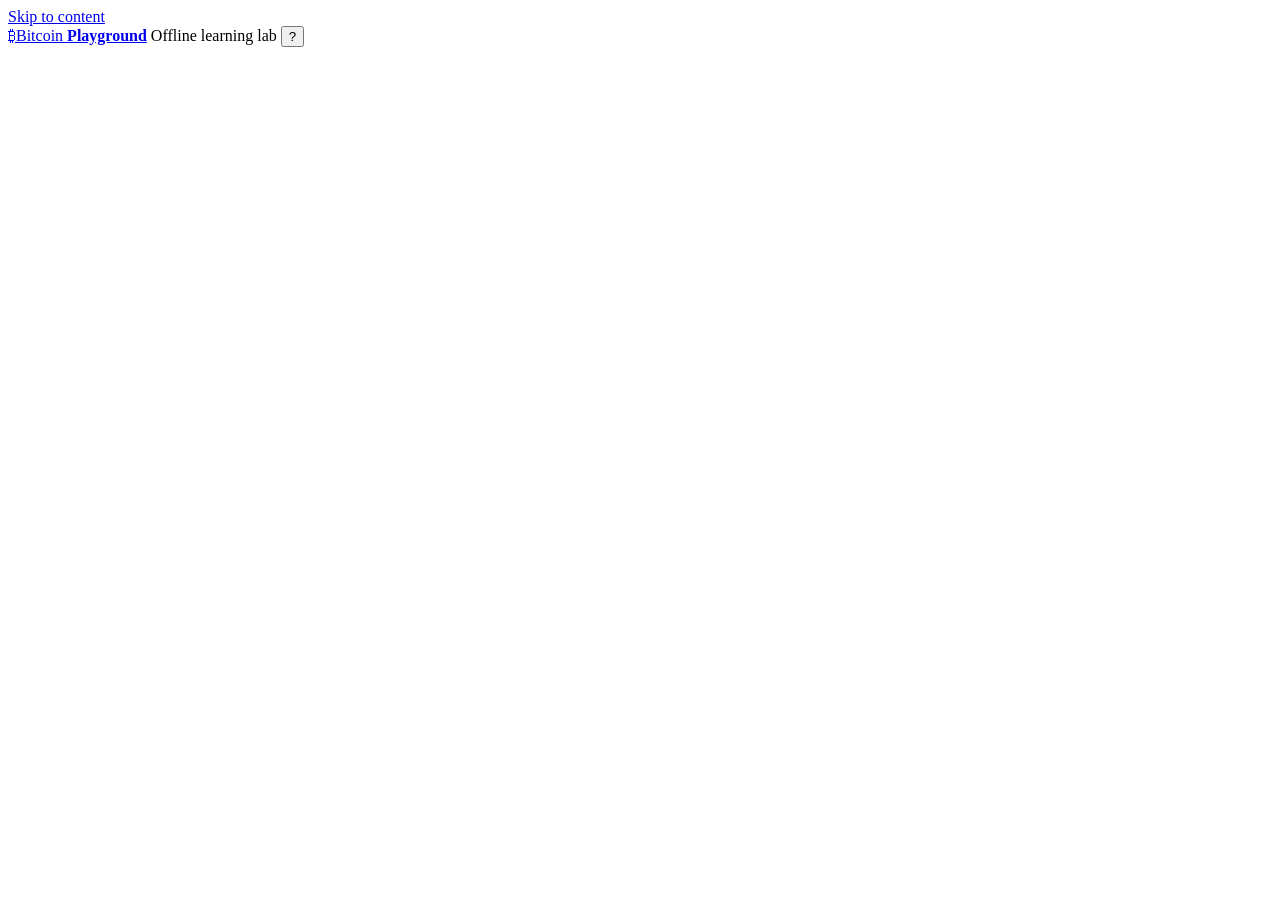
<file: course-materials/bitcoin-playground/src/index.html>
<!doctype html>
<html lang="en">
<head>
<!-- BUILD:LICENSE -->
<meta charset="utf-8">
<meta name="viewport" content="width=device-width, initial-scale=1">
<meta http-equiv="Content-Security-Policy" content="default-src 'none'; script-src 'unsafe-inline'; style-src 'unsafe-inline'; img-src data:; connect-src 'none'; font-src 'none'; base-uri 'none'; form-action 'none'">
<meta name="color-scheme" content="light">
<title>Bitcoin Playground</title>
<style>/* BUILD:STYLE */</style>
</head>
<body>
<a class="skip-link" href="#main">Skip to content</a>
<header class="app-header">
  <a class="brand" href="#hub" aria-label="Bitcoin Playground home"><span class="brand-mark" aria-hidden="true">₿</span><span>Bitcoin <strong>Playground</strong></span></a>
  <span class="header-note"><span class="offline-dot"></span> Offline learning lab</span>
  <button class="quiet" id="help-button" aria-label="Help and keyboard shortcuts">?</button>
</header>
<main id="main" tabindex="-1"></main>
<noscript>Bitcoin Playground needs JavaScript enabled in your browser. It runs entirely offline.</noscript>
<dialog id="help-dialog" aria-labelledby="help-title">
  <form method="dialog"><button class="dialog-close" aria-label="Close help">×</button></form>
  <p class="eyebrow">BITCOIN PLAYGROUND</p><h2 id="help-title">A small lab for big ideas.</h2>
  <div data-help="demo"><p>Each tool is one experiment. Move a slider or press a button and the picture, numbers and explanation update together. Start with the <strong>Try this</strong> prompts; <strong>Look closer</strong> states the model and its simplifications.</p>
  <dl class="shortcuts"><dt>Tab</dt><dd>Move between controls</dd><dt>← / →</dt><dd>Adjust the focused slider</dd><dt>Esc</dt><dd>Close this help</dd></dl>
  <p class="fine-print">Teaching simulations and toy models. No coins, keys, network connections, or Bitcoin software are involved. Random runs are seeded, so a class can repeat the same run; draw a new seed to see variation.</p></div>
  <div data-help="transaction" hidden><p>Follow the transaction with <strong>Next</strong>, return with <strong>Back</strong>, or select any numbered stage. Play walks through the full sequence. Replay animates only the current stage.</p>
  <dl class="shortcuts"><dt>← / →</dt><dd>Previous / next stage</dd><dt>Space</dt><dd>Play / pause the walkthrough</dd><dt>R</dt><dd>Replay the current stage</dd><dt>Home / End</dt><dd>First / last stage</dd><dt>Esc</dt><dd>Close this help</dd></dl>
  <p class="fine-print">This is a teaching simulation of the M 1.3 protocol overview. No coins, keys, network connections, or Bitcoin software are involved. Time is compressed. The proof-of-work example hashes a toy header, not a live block.</p></div>
</dialog>
<script>/* BUILD:MODEL */</script>
<script>/* BUILD:ART */</script>
<script>/* BUILD:KIT */</script>
<script>/* BUILD:DEMOS */</script>
<script>/* BUILD:APP */</script>
</body>
</html>
</file>
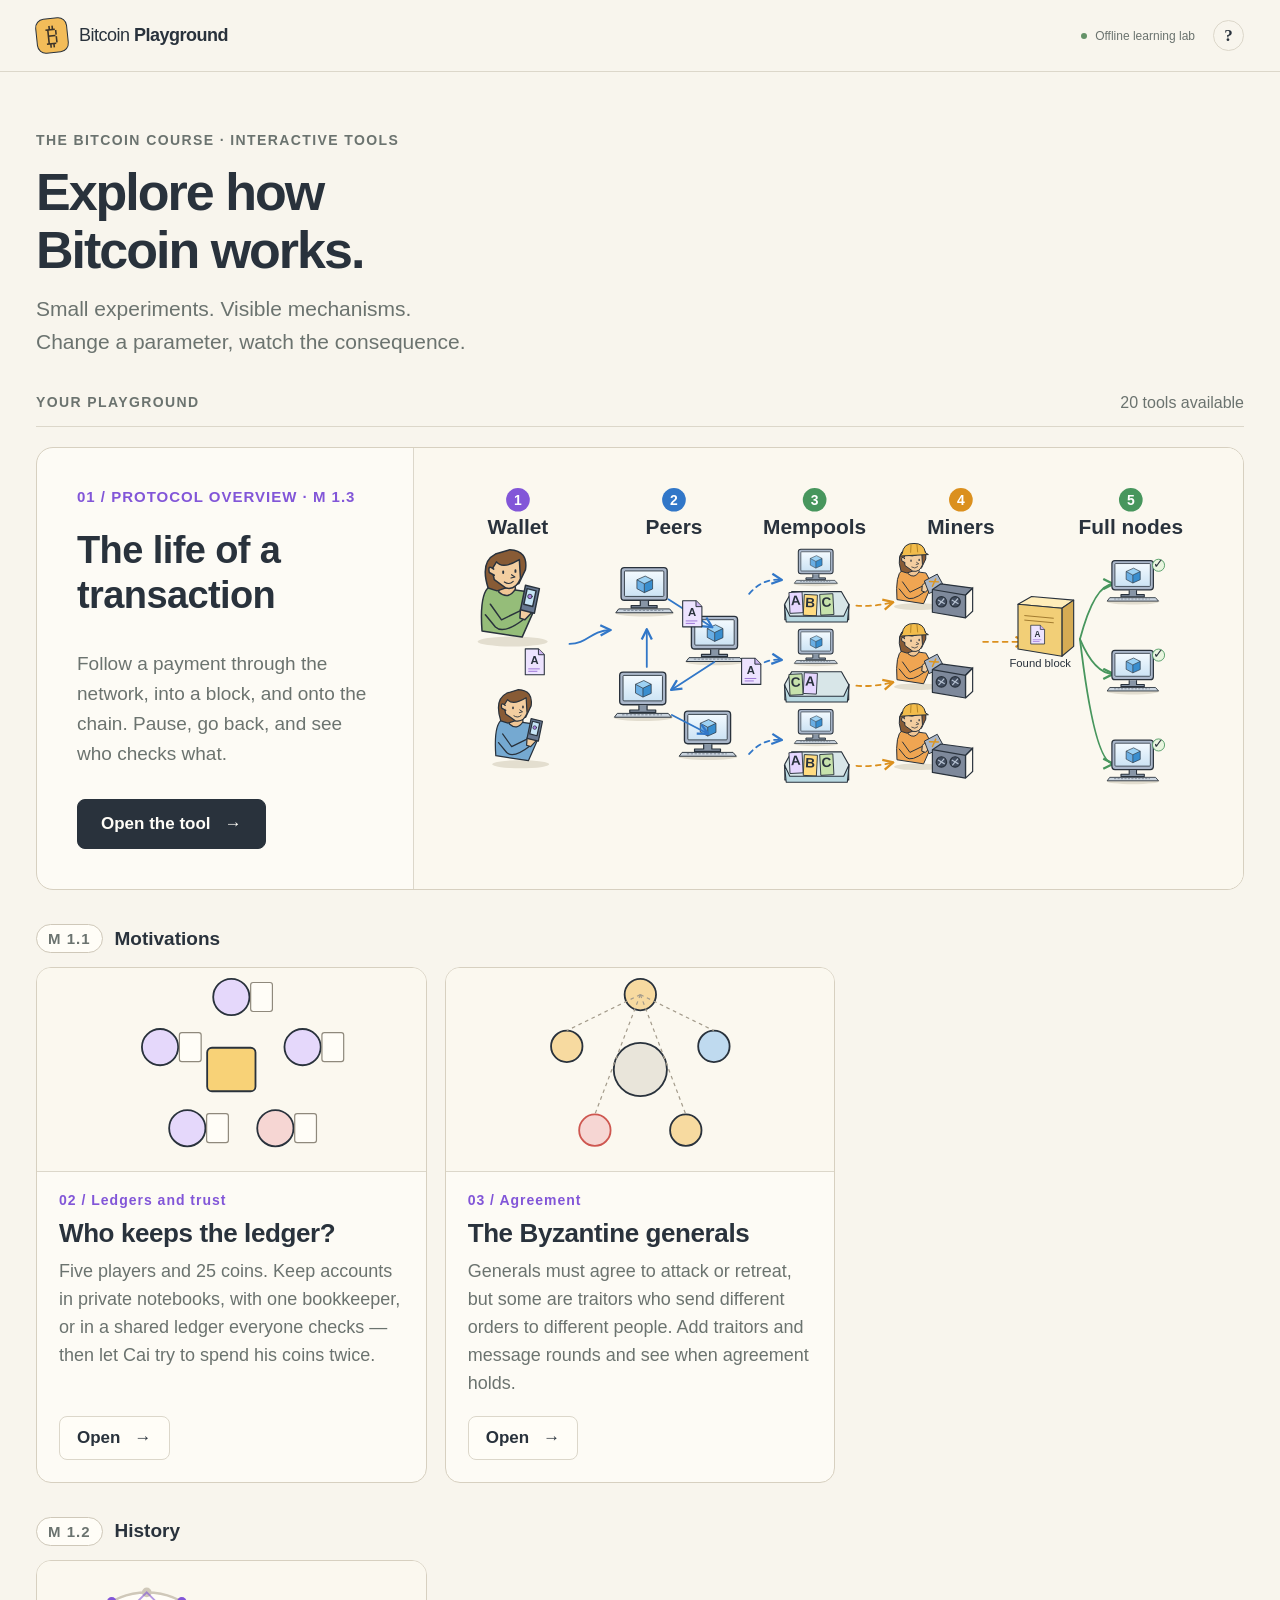
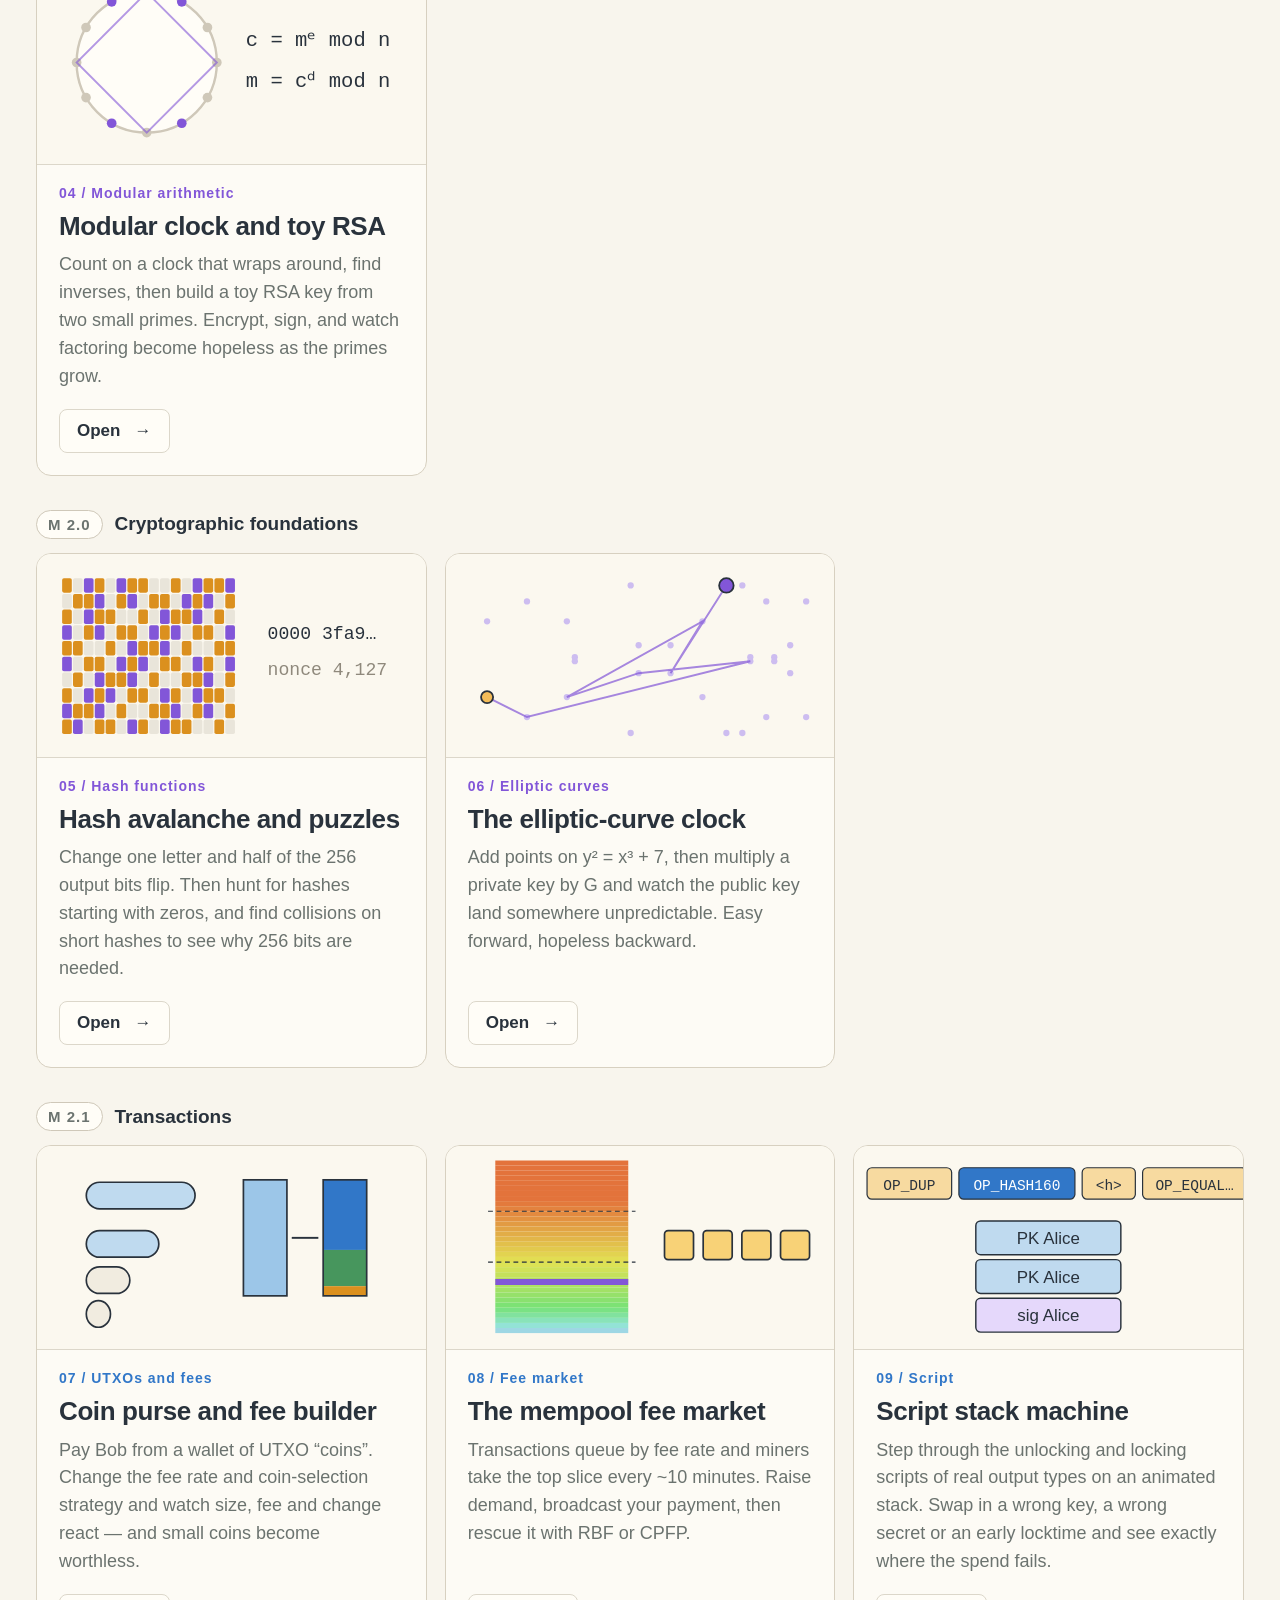
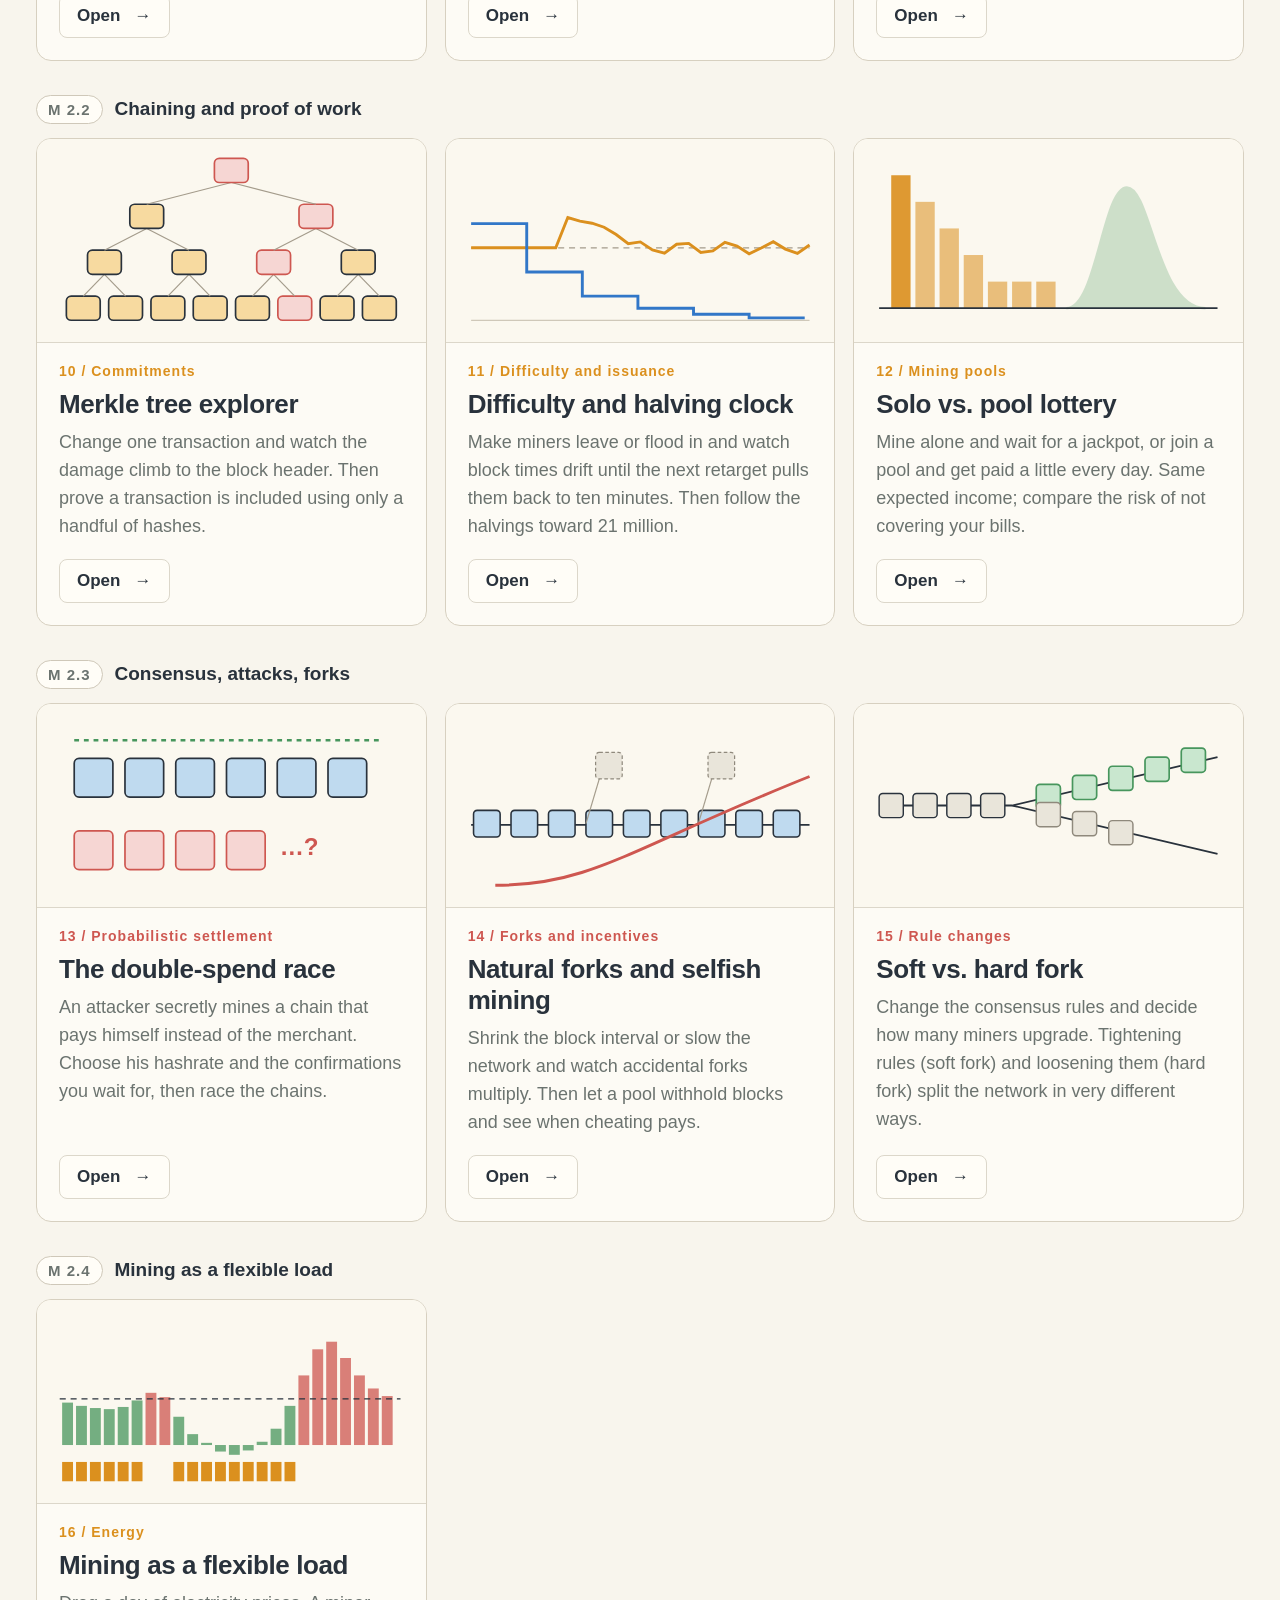
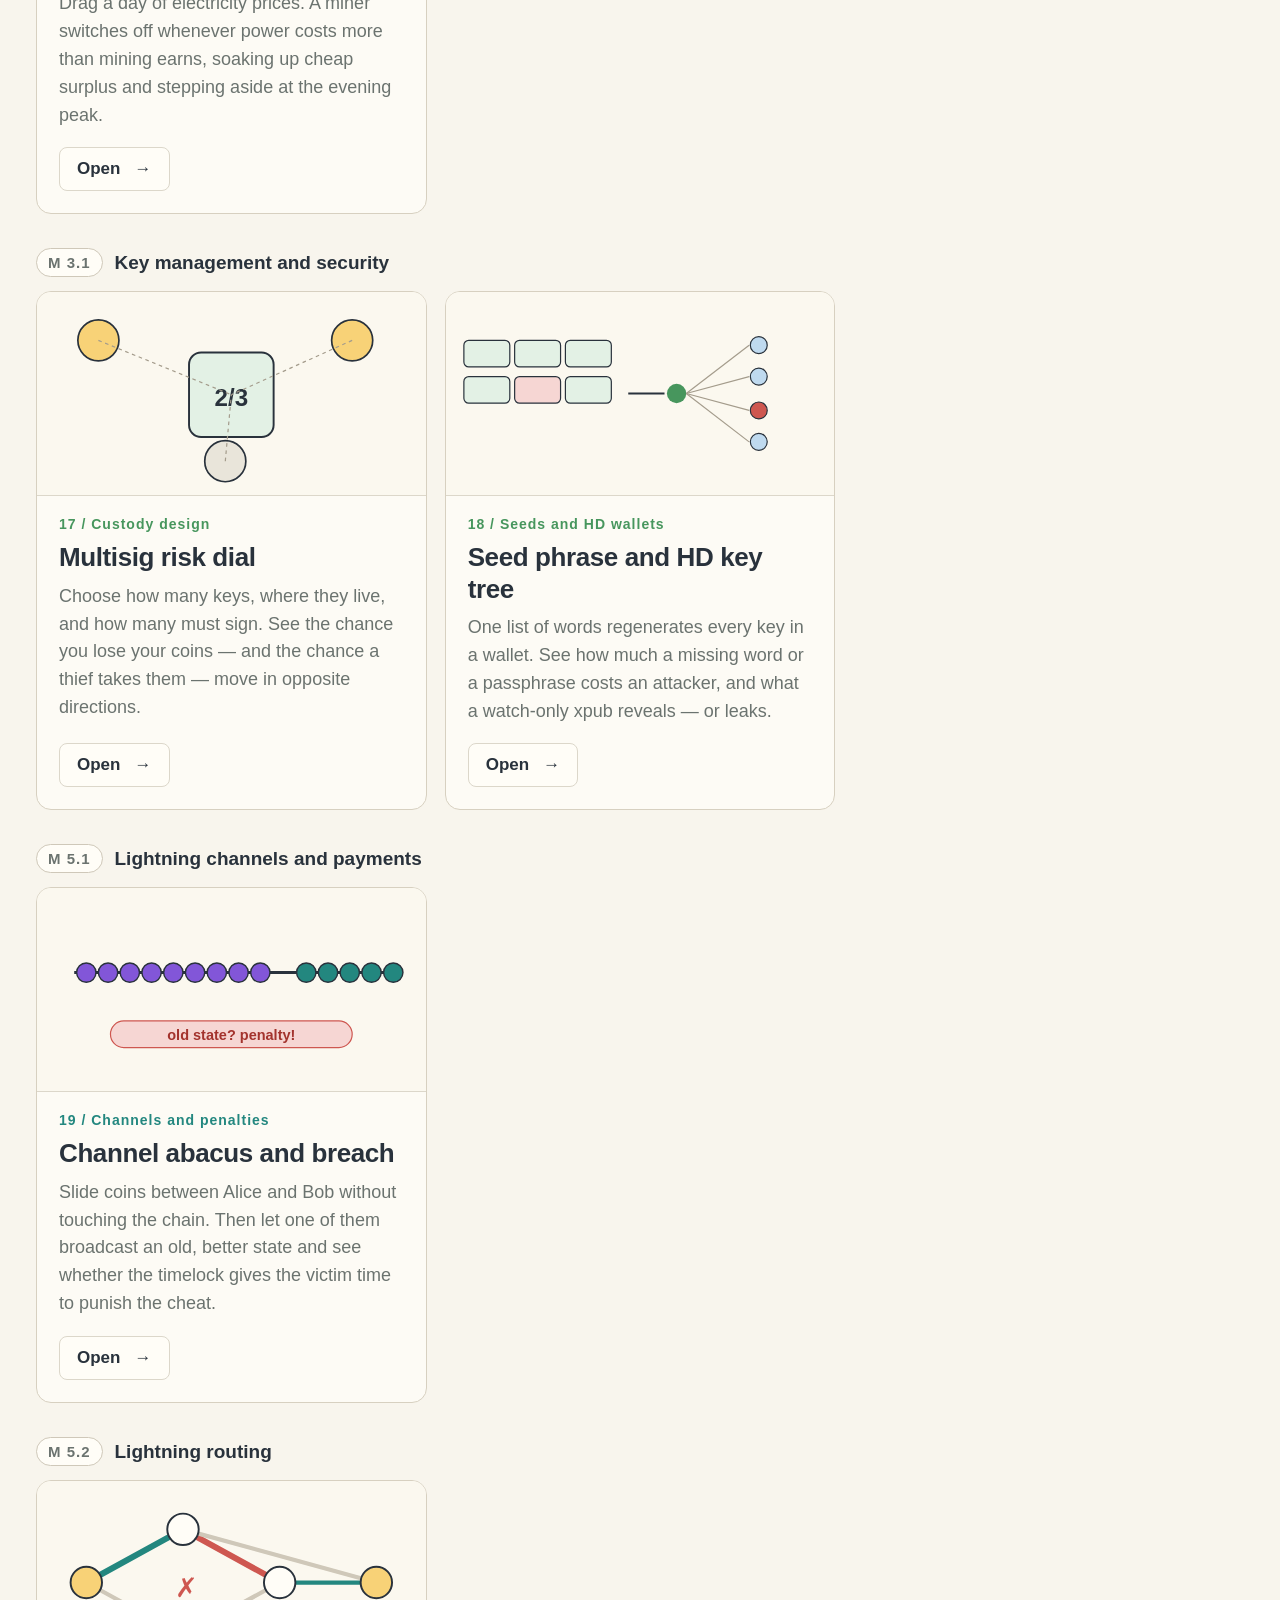
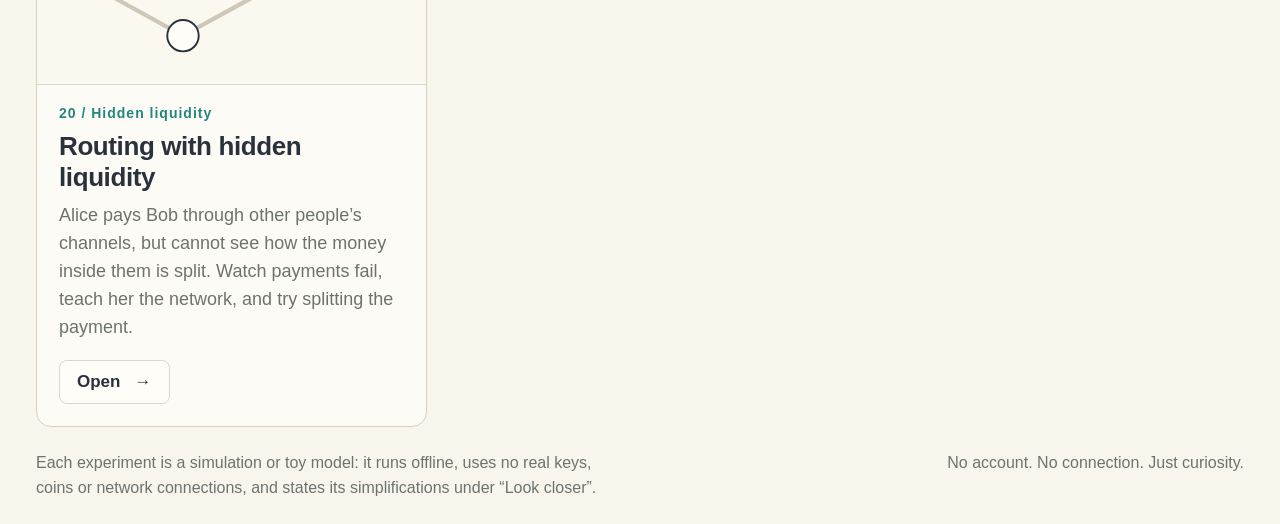
<file: course-materials/bitcoin-playground/bitcoin-playground.html>
<!doctype html>
<html lang="en">
<head>
<!--
MIT License

Copyright (c) 2026 Davide Patti

Permission is hereby granted, free of charge, to any person obtaining a copy
of this software and associated documentation files (the "Software"), to deal
in the Software without restriction, including without limitation the rights
to use, copy, modify, merge, publish, distribute, sublicense, and/or sell
copies of the Software, and to permit persons to whom the Software is
furnished to do so, subject to the following conditions:

The above copyright notice and this permission notice shall be included in all
copies or substantial portions of the Software.

THE SOFTWARE IS PROVIDED "AS IS", WITHOUT WARRANTY OF ANY KIND, EXPRESS OR
IMPLIED, INCLUDING BUT NOT LIMITED TO THE WARRANTIES OF MERCHANTABILITY,
FITNESS FOR A PARTICULAR PURPOSE AND NONINFRINGEMENT. IN NO EVENT SHALL THE
AUTHORS OR COPYRIGHT HOLDERS BE LIABLE FOR ANY CLAIM, DAMAGES OR OTHER
LIABILITY, WHETHER IN AN ACTION OF CONTRACT, TORT OR OTHERWISE, ARISING FROM,
OUT OF OR IN CONNECTION WITH THE SOFTWARE OR THE USE OR OTHER DEALINGS IN THE
SOFTWARE.
-->
<meta charset="utf-8">
<meta name="viewport" content="width=device-width, initial-scale=1">
<meta http-equiv="Content-Security-Policy" content="default-src 'none'; script-src 'unsafe-inline'; style-src 'unsafe-inline'; img-src data:; connect-src 'none'; font-src 'none'; base-uri 'none'; form-action 'none'">
<meta name="color-scheme" content="light">
<title>Bitcoin Playground</title>
<style>:root{font-family:Arial,Helvetica,sans-serif;color:#29323c;background:#f8f5ed;font-synthesis:none;--paper:#f8f5ed;--ink:#29323c;--muted:#6b736f;--line:#dcd7ca;--purple:#8256d8;--accent:#8256d8;--wash:#eee6f8}
*{box-sizing:border-box}body{margin:0}button,a,select{-webkit-tap-highlight-color:transparent}button,select{font:inherit}button,a{touch-action:manipulation}button{cursor:pointer}a{color:inherit}button:disabled{cursor:default;opacity:.38}button:focus-visible,a:focus-visible,summary:focus-visible,select:focus-visible{outline:3px solid #3177c8;outline-offset:4px}button{border:1px solid var(--line);border-radius:8px;background:#fffdf7;color:var(--ink);padding:11px 17px;font-size:14px;font-weight:600;transition:background .15s,transform .15s}button:hover:not(:disabled){background:#eee8dc}button:active:not(:disabled){transform:translateY(1px)}.primary{background:var(--ink);color:#fffdf7;border-color:var(--ink)}.primary:hover:not(:disabled){background:#434e59}.quiet{background:transparent}.skip-link{position:absolute;z-index:20;left:12px;top:-90px;padding:12px;background:#fff}.skip-link:focus{top:10px}
.app-header{height:72px;padding:0 36px;display:flex;align-items:center;border-bottom:1px solid var(--line);gap:18px}.brand{display:flex;gap:11px;align-items:center;text-decoration:none;font-size:18px;letter-spacing:-.5px}.brand strong{font-weight:750}.brand-mark{display:grid;place-items:center;width:32px;height:35px;background:#f3bc59;color:#3d3429;border:1.5px solid var(--ink);border-radius:9px;transform:rotate(-6deg);font-size:25px;font-weight:700}.header-note{margin-left:auto;display:flex;align-items:center;gap:8px;font-size:12px;color:var(--muted)}.offline-dot{width:6px;height:6px;border-radius:50%;background:#649268}#help-button{padding:0;width:31px;height:31px;border-radius:50%;font-family:Georgia,serif;font-size:17px}main{max-width:1580px;margin:auto;padding:27px 36px 24px}main:focus{outline:0}.eyebrow{font-size:11px;line-height:1.4;font-weight:700;letter-spacing:1.7px;color:var(--muted);margin:0 0 12px}h1,h2,p{margin-top:0}h1{font-size:36px;letter-spacing:-1.15px;line-height:1.12;margin-bottom:13px}h2{font-size:26px;line-height:1.18;letter-spacing:-.6px}p{font-size:16px;line-height:1.58}.muted{color:var(--muted)}.hub-intro{padding:32px 0 28px;max-width:730px}.hub-intro h1{font-size:52px;letter-spacing:-2px}.hub-intro p:last-child{font-size:18px;color:var(--muted);max-width:560px;margin-bottom:0}.collection-label{display:flex;align-items:center;justify-content:space-between;border-bottom:1px solid var(--line);padding-bottom:13px;margin:7px 0 20px}.collection-label .eyebrow{margin:0}.collection-label span{color:var(--muted);font-size:12px}.tool-card{display:grid;grid-template-columns:minmax(275px, .75fr) 1.65fr;overflow:hidden;background:#fdfbf5;border:1px solid #d7d0c0;border-radius:17px}.tool-card-copy{padding:40px;display:flex;flex-direction:column;align-items:flex-start;border-right:1px solid var(--line)}.tool-card-copy h2{font-size:33px;max-width:260px}.tool-card-copy p{color:#6b736f;font-size:15px;margin-bottom:30px}.tool-card-copy .primary{margin-top:auto;font-size:15px;padding:14px 23px}.toy-number{font-size:12px;color:#8256d8;margin-bottom:23px;font-weight:700;letter-spacing:1px}.tool-card-art{padding:18px 20px;display:grid;align-items:center;background:#fbf8ef;overflow:hidden}.tool-card-art .scene-svg{width:100%;max-height:390px}.tool-card-art .scene-caption{display:none}.hub-bottom{display:flex;justify-content:space-between;padding-top:23px;gap:20px;font-size:12px;line-height:1.6;color:var(--muted)}.hub-bottom p{font-size:12px;margin:0;max-width:580px}
.tool-heading{display:flex;align-items:center;justify-content:space-between;gap:18px;margin:0 0 24px}.tool-heading h1{font-size:30px;margin-bottom:6px}.tool-heading .eyebrow{margin:0}.heading-actions{display:flex;gap:8px}.stepper{display:grid;grid-template-columns:repeat(9,1fr);margin-bottom:24px;border-bottom:1px solid var(--line);gap:6px}.step-tab{position:relative;border:0;border-radius:0;background:transparent;padding:0 2px 16px;text-align:left;color:var(--muted);font-size:12px;font-weight:500;display:flex;align-items:center;gap:8px;white-space:nowrap}.step-tab:hover:not(:disabled){background:transparent;color:var(--ink)}.step-tab::after{content:'';position:absolute;bottom:-1px;left:0;right:0;height:3px;background:transparent}.step-tab[aria-current="step"]::after{background:var(--accent)}.step-tab[aria-current="step"]{color:var(--ink);font-weight:700}.step-index{display:grid;place-items:center;width:25px;height:25px;border:1px solid #cbc6bb;border-radius:50%;font-size:11px;flex-shrink:0}.step-tab[aria-current="step"] .step-index{background:var(--accent);color:#fff;border-color:var(--accent)}.step-tab.complete .step-index{background:#e9e6dd;border-color:#e9e6dd}.workbench{display:grid;grid-template-columns:minmax(0,1fr) 300px;gap:26px;align-items:start}.canvas-wrap{background:#fffdf7;border:1.4px solid #cfc8b9;border-radius:15px;overflow:hidden}.canvas-meta{height:47px;display:flex;align-items:center;justify-content:space-between;padding:0 22px;border-bottom:1px solid #e7e1d4;gap:15px}.canvas-meta .eyebrow{font-size:10px;letter-spacing:1.05px;color:var(--accent);margin:0}.scene-position{color:#928c80;font-size:11px}.scene{min-height:395px;display:flex;align-items:center;justify-content:center;padding:5px 10px}.scene-svg{display:block;width:100%;height:auto;overflow:visible}.scene-svg text{fill:var(--ink);stroke:none}.scene-svg .label{font-size:19px;font-weight:700}.scene-svg .small-label{font-size:17px;font-weight:500}.scene-svg .hand-label{font-family:'Chalkboard SE','Comic Sans MS',Arial,sans-serif;font-size:22px;font-weight:700}.scene-svg .scene-caption{font-size:17px;font-weight:600;fill:#665f53}.scene-svg .big-number{font-size:28px;font-weight:700}.scene-svg .medium-number{font-size:25px;font-weight:700}.scene-svg .mono{font-family:Menlo,Consolas,monospace;font-size:17px}.scene-svg .stage-number{font-size:15px;font-weight:700;fill:white}.scene-svg .note-letter{font-size:25px;font-weight:700}.scene-svg .tray-label{font-size:12px;font-weight:700}.scene-svg .gate-label{font-size:14px}.scene-svg .tiny-check{font-size:13px;font-weight:700}.scene-svg .check-mark{font-size:24px;font-weight:700}.scene-legend{display:flex;align-items:center;gap:19px;padding:12px 22px;border-top:1px solid #e7e1d4;font-size:11px;color:#77736b;flex-wrap:wrap}.legend-item{display:flex;align-items:center;gap:6px}.legend-swatch{width:10px;height:10px;border:1px solid #8b76a5;border-radius:2px;background:#e6d7ff}.legend-swatch.blue{background:#bfdaef;border-color:#6e98b4}.legend-swatch.yellow{background:#f7daa0;border-color:#bdaa68}.narration{padding:6px 0}.narration .eyebrow{color:var(--accent);margin-bottom:11px}.narration h2{font-size:27px;margin-bottom:17px}.narration>p{color:#616a64;font-size:15px;line-height:1.65;margin-bottom:21px}.takeaway{padding:12px 0 12px 16px;border-left:3px solid var(--accent);font-size:14px;font-weight:600;line-height:1.6}.tx-status{border-top:1px solid var(--line);margin-top:22px;padding-top:17px}.tx-status .eyebrow{margin-bottom:10px;color:var(--muted);font-size:10px;letter-spacing:1.2px}.status-value{font-size:18px;font-weight:700;display:flex;align-items:center;gap:8px}.tx-dot{height:9px;width:9px;background:var(--accent);border-radius:50%}.tx-status dl{display:flex;gap:23px;margin:14px 0 0;font-size:12px}.tx-status dt{color:var(--muted);margin-bottom:5px}.tx-status dd{margin:0;font-weight:600}.scene-experiment{padding:14px 20px;min-height:54px;display:flex;align-items:center;justify-content:center;gap:11px;border-top:1px solid #e7e1d4;flex-wrap:wrap}.scene-experiment:empty{display:none}.scene-experiment button{font-size:12px;padding:9px 13px}.scene-experiment button[aria-pressed="true"]{border-color:var(--accent);background:var(--wash)}.experiment-label{font-size:12px;color:var(--muted);margin-right:2px}.transport{display:flex;align-items:center;justify-content:space-between;gap:20px;margin-top:22px}.transport-main{display:flex;align-items:center;gap:9px}.transport-main button{min-width:94px}.transport .primary{min-width:140px}.transport-options{display:flex;align-items:center;gap:16px;color:var(--muted);font-size:12px}.transport-options select{color:var(--ink);border:1px solid var(--line);background:transparent;border-radius:6px;padding:7px 8px;margin-left:5px}.keyboard-hint{font-size:11px}.progress-track{height:2px;background:#e5dfd1;margin-top:19px;overflow:hidden}.progress-fill{height:100%;background:var(--accent);width:0;transition:width .08s linear}.teaching-detail{margin-top:20px;max-width:1050px;font-size:13px;color:var(--muted)}.teaching-detail summary{cursor:pointer;font-size:12px;font-weight:600;color:#5c6660}.teaching-detail p{font-size:13px;line-height:1.65;margin:13px 0 0;max-width:940px}.tool-footer{display:flex;justify-content:space-between;margin-top:20px;color:#898578;font-size:10px;gap:12px}.check-row{animation:appear .5s both}.appear{animation:appear .7s both}@keyframes appear{from{opacity:0;transform:translateY(5px)}to{opacity:1;transform:translateY(0)}}.motion-paused *{animation-play-state:paused!important}
dialog{border:1px solid #c9c1b1;border-radius:17px;padding:35px;max-width:560px;width:calc(100% - 36px);color:var(--ink);background:var(--paper);box-shadow:0 25px 100px #29323c33}dialog::backdrop{background:#292a2866;backdrop-filter:blur(3px)}dialog h2{font-size:29px}.dialog-close{float:right;padding:0;font-size:25px;width:30px;height:30px;background:none;border:0;margin:-16px -12px 0 0}.shortcuts{display:grid;grid-template-columns:105px 1fr;gap:12px;font-size:13px;padding:20px 0;border-top:1px solid var(--line);border-bottom:1px solid var(--line)}.shortcuts dt{font-family:Menlo,monospace}.shortcuts dd{margin:0;color:var(--muted)}.fine-print{font-size:12px;color:var(--muted);line-height:1.6;margin-bottom:0}.fullscreen .app-header{display:none}.fullscreen main{padding-top:18px}.fullscreen .keyboard-hint{display:none}noscript{display:block;padding:30px}
@media(min-width:1600px){.scene{min-height:470px}.narration{padding-top:19px}.narration>p{font-size:16px}}
@media(max-width:1120px){main{padding:24px}.app-header{padding:0 24px}.workbench{grid-template-columns:minmax(0,1fr) 260px;gap:20px}.scene{min-height:340px;padding:20px 8px}.step-tab{font-size:10px;gap:5px}.step-index{width:22px;height:22px}.narration h2{font-size:24px}.narration>p{font-size:14px}.tool-card-copy{padding:30px}.tool-card-copy h2{font-size:29px}.keyboard-hint{display:none}}
@media(max-width:850px){.workbench{grid-template-columns:1fr}.narration{display:grid;grid-template-columns:1fr 1fr;gap:0 25px}.narration .eyebrow,.narration h2{grid-column:1/-1}.narration h2{margin-bottom:12px}.tx-status{margin-top:0;grid-column:2;grid-row:3/5;border-top:0;padding-top:0}.takeaway{grid-column:1}.scene{min-height:0;padding:10px}.tool-heading h1{font-size:26px}.step-tab{display:flex;flex-direction:column;gap:6px;text-align:center;font-size:9px}.stepper{gap:0}.tool-card{grid-template-columns:1fr}.tool-card-copy{border-right:0;border-bottom:1px solid var(--line);padding:26px}.tool-card-copy h2{max-width:none}.tool-card-copy p{margin-bottom:20px}.tool-card-art{min-height:220px}.hub-intro h1{font-size:42px}.hub-intro{padding-top:15px}.tool-card-copy h2{font-size:30px}.transport{gap:15px;flex-wrap:wrap}.transport-options{margin-left:auto}.canvas-meta{height:42px}}
@media(max-width:520px){main{padding:20px 14px}.app-header{height:60px;padding:0 15px}.brand{font-size:16px}.header-note{display:none}#help-button{margin-left:auto}.tool-heading{align-items:flex-start;margin-bottom:20px}.tool-heading h1{font-size:23px;max-width:190px}.heading-actions button{padding:8px 10px;font-size:11px}#fullscreen{display:none}.step-tab{font-size:8px}.step-index{width:24px;height:24px}.workbench{gap:20px}.narration{display:block}.tx-status{margin-top:20px;border-top:1px solid var(--line);padding-top:15px}.scene-legend{padding:10px 14px;font-size:9px;gap:11px}.canvas-meta{padding:0 13px}.canvas-meta .eyebrow{font-size:8px;letter-spacing:.7px}.scene-position{font-size:9px}.transport-main{width:100%;gap:7px}.transport-main button{min-width:0;flex:1;font-size:12px;padding:12px 10px}.transport-main .primary{min-width:0;flex:1.3}.transport-options{width:100%;justify-content:space-between}.hub-bottom{display:block}.hub-bottom>span{display:block;margin-top:10px}.hub-intro h1{font-size:37px}.tool-footer{flex-direction:column;gap:6px}.scene-experiment{padding:10px}.experiment-label{width:100%;text-align:center}.hub-intro p:last-child{font-size:16px}}
@media(prefers-reduced-motion:reduce){*,*::before,*::after{animation-duration:.001ms!important;transition:none!important;scroll-behavior:auto!important}}
@media(min-width:851px){.scene{height:clamp(300px,43vh,430px);min-height:0}.scene>.scene-svg{height:100%;width:100%}}
/* Hub groups and interactive demos */
.module-group{margin-top:34px}.module-label{display:flex;align-items:center;gap:12px;margin-bottom:14px;font-size:13px;font-weight:700;color:var(--ink)}.module-chip{font-size:11px;letter-spacing:1px;padding:4px 9px;border:1px solid #cfc8b9;border-radius:20px;background:#fffdf7;color:var(--muted)}
.demo-grid{display:grid;grid-template-columns:repeat(auto-fill,minmax(300px,1fr));gap:18px}
.demo-card{display:flex;flex-direction:column;background:#fdfbf5;border:1px solid #d7d0c0;border-radius:15px;overflow:hidden;transition:border-color .15s,transform .15s}.demo-card:hover{border-color:var(--card);transform:translateY(-2px)}
.demo-card-art{background:#fbf8ef;border-bottom:1px solid var(--line);aspect-ratio:16/8.4;overflow:hidden}.demo-card-art svg{display:block;width:100%;height:100%}
.demo-card-copy{padding:20px 22px 22px;display:flex;flex-direction:column;align-items:flex-start;flex:1}.demo-card-copy .toy-number{margin-bottom:10px;font-size:11px}.demo-card-copy h3{font-size:21px;letter-spacing:-.4px;line-height:1.2;margin:0 0 9px}.demo-card-copy p{font-size:14px;line-height:1.55;color:var(--muted);margin-bottom:18px}.demo-card-copy button{margin-top:auto;padding:9px 15px;font-size:13px}.demo-card:hover .demo-card-copy button{background:var(--ink);color:#fffdf7;border-color:var(--ink)}
.demo-tabs{display:flex;gap:6px;margin:-8px 0 20px;border-bottom:1px solid var(--line)}.demo-tab{border:0;border-radius:0;background:transparent;padding:6px 4px 14px;margin-right:18px;color:var(--muted);font-size:13px;position:relative}.demo-tab:hover:not(:disabled){background:transparent;color:var(--ink)}.demo-tab[aria-pressed="true"]{color:var(--ink);font-weight:700}.demo-tab[aria-pressed="true"]::after{content:'';position:absolute;left:0;right:0;bottom:-1px;height:3px;background:var(--accent)}
.demo-bench{grid-template-columns:minmax(0,1fr) 320px}
.demo-scene{padding:8px 12px}.demo-scene .demo-svg{width:100%;height:100%}
.demo-svg text{font-family:Arial,Helvetica,sans-serif}.demo-svg .mono{font-family:Menlo,Consolas,monospace}.demo-svg .hand{font-family:'Chalkboard SE','Comic Sans MS',Arial,sans-serif}
.demo-svg [data-pick]{cursor:pointer}.demo-svg [data-pick]:hover{filter:brightness(.96)}.demo-svg [data-pick]:focus{outline:none}.demo-svg [data-pick]:focus-visible{outline:3px solid #3177c8;outline-offset:2px}
.demo-controls{border-top:1px solid #e7e1d4;padding:16px 20px 18px;display:grid;grid-template-columns:repeat(auto-fit,minmax(210px,1fr));gap:14px 26px;align-items:end}
.ctl{display:flex;flex-direction:column;gap:7px;min-width:0}.ctl-top{display:flex;justify-content:space-between;align-items:baseline;gap:10px;font-size:12px}.ctl-label{color:var(--muted);font-weight:600}.ctl output{font-weight:700;font-size:14px;color:var(--ink);white-space:nowrap;font-variant-numeric:tabular-nums}.ctl-hint{font-size:11px;color:#8f897c}
.ctl input[type=range]{-webkit-appearance:none;appearance:none;width:100%;margin:0;height:22px;background:transparent;cursor:pointer}
.ctl input[type=range]::-webkit-slider-runnable-track{height:4px;border-radius:3px;background:#e2dccf}.ctl input[type=range]::-moz-range-track{height:4px;border-radius:3px;background:#e2dccf}.ctl input[type=range]::-moz-range-progress{height:4px;border-radius:3px;background:var(--accent)}
.ctl input[type=range]::-webkit-slider-thumb{-webkit-appearance:none;width:18px;height:18px;border-radius:50%;background:var(--accent);border:2px solid #fffdf7;box-shadow:0 0 0 1px var(--accent);margin-top:-7px}.ctl input[type=range]::-moz-range-thumb{width:14px;height:14px;border-radius:50%;background:var(--accent);border:2px solid #fffdf7;box-shadow:0 0 0 1px var(--accent)}
.ctl input[type=range]:focus-visible{outline:3px solid #3177c8;outline-offset:3px;border-radius:4px}
.seg{display:flex;flex-wrap:wrap;gap:4px}.seg button{padding:7px 10px;font-size:12px;font-weight:600;border-radius:7px;flex:1 1 auto}.seg button[aria-pressed="true"]{background:var(--wash);border-color:var(--accent);color:var(--ink)}
.demo-actions{display:flex;flex-wrap:wrap;gap:8px;align-items:center;grid-column:1/-1}.demo-actions button{font-size:12px;padding:9px 13px}.demo-actions button[aria-pressed="true"]{border-color:var(--accent);background:var(--wash)}.demo-actions .spacer{flex:1}.demo-actions .note{font-size:12px;color:var(--muted)}
.legend-dot{display:inline-block;width:10px;height:10px;border-radius:2px}.legend-dot.round{border-radius:50%}.legend-dot.line{height:3px;width:16px;border-radius:2px}
.demo-aside h2{font-size:24px;margin-bottom:14px}.demo-aside>p{color:#616a64;font-size:14.5px;line-height:1.62;margin-bottom:18px}
.demo-stats{border-top:1px solid var(--line);margin-top:20px;padding-top:16px}
.readouts{display:grid;grid-template-columns:1fr 1fr;gap:14px 18px;margin:0}.readouts dt{font-size:11px;color:var(--muted);margin-bottom:4px;line-height:1.35}.readouts dd{margin:0;font-size:19px;font-weight:700;font-variant-numeric:tabular-nums;letter-spacing:-.3px}.readouts .wide{grid-column:1/-1}.readouts .good dd{color:#3b7f4e}.readouts .bad dd{color:#b8463f}.readouts .accent dd{color:var(--accent)}
.try-this{border-top:1px solid var(--line);margin-top:20px;padding-top:15px}.try-this .eyebrow{margin-bottom:8px;font-size:10px}.try-this ol{margin:0;padding-left:18px;font-size:13px;line-height:1.55;color:#4d5650}.try-this li{margin-bottom:6px}
.teaching-detail ul{font-size:13px;line-height:1.65;margin:10px 0 0;padding-left:18px;max-width:940px}.teaching-detail li{margin-bottom:5px}
@media(min-width:851px){.demo-scene{height:clamp(340px,50vh,520px)}}
@media(max-width:1120px){.demo-bench{grid-template-columns:minmax(0,1fr) 270px}.readouts dd{font-size:17px}}
@media(max-width:850px){.demo-bench{grid-template-columns:1fr}.demo-aside{display:block}.demo-scene{min-height:0}.demo-controls{grid-template-columns:1fr 1fr}}
@media(max-width:520px){.demo-controls{grid-template-columns:1fr;padding:14px}.demo-grid{grid-template-columns:1fr}.demo-tabs{overflow-x:auto}.demo-tab{white-space:nowrap;margin-right:8px}.module-label{flex-wrap:wrap}}
/* Readability (2026-10-17): larger interface text for classroom projection */
button{font-size:16px}
.eyebrow{font-size:14px;letter-spacing:1.4px}
.tool-heading h1{font-size:38px}
.tool-heading .eyebrow{font-size:14px}
.heading-actions button{font-size:16px}
.canvas-meta{height:auto;min-height:52px;padding:10px 22px}
.canvas-meta .eyebrow{font-size:14px;letter-spacing:1px}
.scene-position{font-size:15px}
.scene-legend{font-size:16px;gap:12px 22px;padding:14px 22px}
.legend-swatch,.legend-dot{width:14px;height:14px}
.legend-dot.line{width:20px;height:4px}
.teaching-detail{font-size:18px;max-width:1200px}
.teaching-detail summary{font-size:17px}
.teaching-detail p,.teaching-detail ul{font-size:18px;line-height:1.6;max-width:1150px}
.tool-footer{font-size:14px}
/* experiments */
.demo-tabs{gap:10px}
.demo-tab{font-size:18px;padding:8px 4px 16px;margin-right:22px}
.demo-bench{grid-template-columns:minmax(0,1fr) 400px;gap:24px}
.scene.demo-scene{height:auto;min-height:0;padding:10px 12px;display:block}
.scene.demo-scene>.scene-svg{width:100%;height:auto}
.demo-side{display:flex;flex-direction:column;gap:22px;min-width:0}
.demo-controls{border:1.4px solid #cfc8b9;border-radius:15px;background:#fffdf7;padding:18px 20px 20px;grid-template-columns:1fr;gap:18px}
.ctl{gap:8px}
.ctl-top{font-size:17px;flex-wrap:wrap;row-gap:2px}
.ctl-label{font-size:17px}
.ctl output{font-size:20px}
.ctl-hint{font-size:15px;line-height:1.35}
.ctl input[type=range]{height:30px}
.ctl input[type=range]::-webkit-slider-thumb{width:24px;height:24px;margin-top:-10px}
.ctl input[type=range]::-moz-range-thumb{width:20px;height:20px}
.ctl input[type=range]::-webkit-slider-runnable-track{height:5px}
.seg{gap:6px}
.seg button{font-size:16px;padding:9px 12px}
.demo-actions{gap:10px}
.demo-actions button{font-size:16px;padding:10px 14px}
.demo-actions .note{font-size:16px}
.demo-aside{padding:0 2px}
.demo-aside .eyebrow{font-size:14px}
.demo-aside h2{font-size:30px;line-height:1.2}
.demo-aside>p{font-size:19px;line-height:1.55}
.demo-aside .takeaway{font-size:18px}
.readouts{gap:16px 20px}
.readouts dt{font-size:15px}
.readouts dd{font-size:26px;overflow-wrap:anywhere}
.try-this .eyebrow{font-size:14px}
.try-this ol{font-size:18px;line-height:1.5}
/* transaction walkthrough */
.step-tab{font-size:15px}
.step-index{width:30px;height:30px;font-size:14px}
.narration .eyebrow{font-size:14px}
.narration h2{font-size:32px}
.narration>p{font-size:19px;line-height:1.6}
.takeaway{font-size:18px}
.tx-status .eyebrow{font-size:13px}
.status-value{font-size:22px}
.tx-status dl{font-size:16px}
.transport-main button{font-size:17px}
.transport-options{font-size:16px}
.transport-options select{font-size:16px}
.scene-experiment{gap:14px}
.scene-experiment button{font-size:16px;padding:10px 15px}
.experiment-label{font-size:16px}
.workbench:not(.demo-bench){grid-template-columns:minmax(0,1fr) 360px}
/* hub */
.collection-label span{font-size:16px}
.hub-intro p:last-child{font-size:21px}
.tool-card-copy .toy-number{font-size:15px}
.tool-card-copy h2{font-size:38px;max-width:320px}
.tool-card-copy p{font-size:19px}
.tool-card-copy .primary{font-size:17px}
.module-label{font-size:19px}
.module-chip{font-size:15px;padding:5px 11px}
.demo-grid{grid-template-columns:repeat(auto-fill,minmax(340px,1fr))}
.demo-card-copy .toy-number{font-size:14px}
.demo-card-copy h3{font-size:26px}
.demo-card-copy p{font-size:18px}
.demo-card-copy button{font-size:17px;padding:11px 17px}
.hub-bottom,.hub-bottom p{font-size:16px}
dialog p{font-size:18px}
.shortcuts{font-size:16px;grid-template-columns:130px 1fr}
.fine-print{font-size:15px}
@media(max-width:1280px){.demo-bench{grid-template-columns:minmax(0,1fr) 360px}.step-tab{font-size:13px}}
@media(max-width:1120px){.demo-bench{grid-template-columns:1fr}.demo-side{display:grid;grid-template-columns:minmax(0,1fr) minmax(0,1fr);gap:22px;align-items:start}.workbench:not(.demo-bench){grid-template-columns:minmax(0,1fr) 300px}.narration h2{font-size:28px}.narration>p{font-size:17px}}
@media(max-width:850px){.demo-side{grid-template-columns:1fr}.workbench:not(.demo-bench){grid-template-columns:1fr}.step-tab{font-size:11px}}
@media(max-width:520px){.tool-heading h1{font-size:28px}.demo-aside h2{font-size:25px}.demo-aside>p{font-size:17px}.readouts dd{font-size:22px}.demo-tab{font-size:16px}.scene-legend{font-size:14px}.demo-grid{grid-template-columns:1fr}.tool-card-copy h2{font-size:30px}.step-tab{font-size:9px}}

/* Experiment grid: drawing + controls side by side, narrative under the drawing */
.demo-bench{grid-template-columns:minmax(0,1fr) 400px;grid-template-areas:"scene side" "aside side";align-items:start}
.demo-bench>.canvas-wrap{grid-area:scene}.demo-bench>.demo-side{grid-area:side;position:sticky;top:12px}.demo-bench>.demo-aside{grid-area:aside}
.demo-aside{display:grid;grid-template-columns:minmax(0,1.15fr) minmax(0,1fr);gap:0 34px;padding:6px 4px 0}
.demo-aside .aside-main>p{color:#616a64;font-size:19px;line-height:1.55;margin-bottom:18px}
.demo-aside .aside-data .demo-stats{border-top:0;margin-top:4px;padding-top:0}
.demo-aside .aside-data .try-this{margin-top:18px}
@media(max-width:1280px){.demo-bench{grid-template-columns:minmax(0,1fr) 360px}}
@media(max-width:1120px){.demo-bench{grid-template-columns:1fr;grid-template-areas:"scene" "side" "aside"}.demo-bench>.demo-side{position:static}.demo-side{display:block}}
@media(max-width:700px){.demo-aside{grid-template-columns:1fr}.demo-aside .aside-data .demo-stats{border-top:1px solid var(--line);margin-top:18px;padding-top:16px}}
.demo-aside .aside-main>.eyebrow{color:var(--accent)}
.demo-svg text.halo{paint-order:stroke;stroke:#fffdf7;stroke-width:6px;stroke-linejoin:round}
/* Transaction walkthrough drawing: full-width auto height and ~1.6× text (2026-10-17) */
@media(min-width:851px){.workbench:not(.demo-bench) .scene{height:auto;min-height:0}.workbench:not(.demo-bench) .scene>.scene-svg{height:auto;max-height:none}}
.scene-svg .label{font-size:27px}
.scene-svg .small-label{font-size:25px}
.scene-svg .hand-label{font-size:30px}
.scene-svg .scene-caption{font-size:25px}
.scene-svg .big-number{font-size:36px}
.scene-svg .medium-number{font-size:32px}
.scene-svg .mono{font-size:24px}
.scene-svg .stage-number{font-size:20px}
.scene-svg .note-letter{font-size:30px}
.scene-svg .tray-label{font-size:19px}
.scene-svg .gate-label{font-size:21px}
.scene-svg .tiny-check{font-size:19px}
.scene-svg .check-mark{font-size:30px}
.step-tab{font-size:17px}
.step-index{width:34px;height:34px;font-size:16px}
.scene-svg text.halo{paint-order:stroke;stroke:#fffdf7;stroke-width:7px;stroke-linejoin:round}
@media(max-width:1280px){.step-tab{font-size:15px}.step-index{width:30px;height:30px;font-size:14px}}
@media(max-width:1120px){.step-tab{font-size:13px}.step-index{width:26px;height:26px;font-size:13px}}
@media(max-width:850px){.step-tab{font-size:11px}.step-index{width:24px;height:24px;font-size:12px}}
@media(max-width:520px){.step-tab{font-size:9px}.step-index{width:22px;height:22px;font-size:11px}}
/* Keep enlarged stage labels reachable without widening a narrow page. */
@media(max-width:850px){.stepper{overflow-x:auto;grid-template-columns:repeat(9,minmax(max-content,1fr));padding-bottom:4px}}
</style>
</head>
<body>
<a class="skip-link" href="#main">Skip to content</a>
<header class="app-header">
  <a class="brand" href="#hub" aria-label="Bitcoin Playground home"><span class="brand-mark" aria-hidden="true">₿</span><span>Bitcoin <strong>Playground</strong></span></a>
  <span class="header-note"><span class="offline-dot"></span> Offline learning lab</span>
  <button class="quiet" id="help-button" aria-label="Help and keyboard shortcuts">?</button>
</header>
<main id="main" tabindex="-1"></main>
<noscript>Bitcoin Playground needs JavaScript enabled in your browser. It runs entirely offline.</noscript>
<dialog id="help-dialog" aria-labelledby="help-title">
  <form method="dialog"><button class="dialog-close" aria-label="Close help">×</button></form>
  <p class="eyebrow">BITCOIN PLAYGROUND</p><h2 id="help-title">A small lab for big ideas.</h2>
  <div data-help="demo"><p>Each tool is one experiment. Move a slider or press a button and the picture, numbers and explanation update together. Start with the <strong>Try this</strong> prompts; <strong>Look closer</strong> states the model and its simplifications.</p>
  <dl class="shortcuts"><dt>Tab</dt><dd>Move between controls</dd><dt>← / →</dt><dd>Adjust the focused slider</dd><dt>Esc</dt><dd>Close this help</dd></dl>
  <p class="fine-print">Teaching simulations and toy models. No coins, keys, network connections, or Bitcoin software are involved. Random runs are seeded, so a class can repeat the same run; draw a new seed to see variation.</p></div>
  <div data-help="transaction" hidden><p>Follow the transaction with <strong>Next</strong>, return with <strong>Back</strong>, or select any numbered stage. Play walks through the full sequence. Replay animates only the current stage.</p>
  <dl class="shortcuts"><dt>← / →</dt><dd>Previous / next stage</dd><dt>Space</dt><dd>Play / pause the walkthrough</dd><dt>R</dt><dd>Replay the current stage</dd><dt>Home / End</dt><dd>First / last stage</dd><dt>Esc</dt><dd>Close this help</dd></dl>
  <p class="fine-print">This is a teaching simulation of the M 1.3 protocol overview. No coins, keys, network connections, or Bitcoin software are involved. Time is compressed. The proof-of-work example hashes a toy header, not a live block.</p></div>
</dialog>
<script>/* Deterministic teaching model. No network, keys, wallet, or Bitcoin RPC. */
(function (root) {
  'use strict';
  const TX = Object.freeze({id:'TX A', input:100000, payment:60000, change:39000, fee:1000, outpoint:'prior-tx:0'});
  const stages = [
    {name:'The whole picture',short:'Overview',slide:25,color:'purple',layer:'Bitcoin system overview',title:'One transaction. Many independent decisions.',description:'Follow Alice’s payment to Bob through wallets, peers, miners, and full nodes. Each actor has a local view. Shared history emerges from validation and proof-of-work chain selection.',takeaway:'Keep your eye on the purple transaction slip.',detail:'The diagram groups roles for clarity. In practice, one machine can perform several roles, and a wallet can connect to its own full node.'},
    {name:'Create & sign',short:'Wallet',slide:26,color:'purple',layer:'Wallet / application',title:'Alice creates and authorizes a payment.',description:'Her wallet selects a 100,000 satoshi UTXO, creates 60,000 sats for Bob and 39,000 sats of change, and signs the spend. The remaining 1,000 sats are the transaction fee.',takeaway:'The signature authorizes a proposed spend. It does not confirm it.',detail:'Inputs reference exact prior outputs (txid:vout). Outputs specify amounts and locking conditions. This example assumes a signature committing to the full transaction. No real private keys or signatures are generated here.'},
    {name:'Validate & relay',short:'Relay',slide:27,color:'blue',layer:'P2P relay + node policy',title:'A peer checks it, then tells its neighbors.',description:'Alice sends the signed transaction to a peer. Receiving nodes check it against their local state and admission policy before accepting and relaying it. The purple slips are copies of the same transaction.',takeaway:'Relaying a transaction does not establish a shared ordering.',detail:'The introductory exchange is announcement → request → transaction (inv → getdata → tx). This is a schematic, not a packet trace. Modern relay may use witness transaction identifiers. Conflicting spends can arrive in different orders at different peers.'},
    {name:'Local mempools',short:'Mempools',slide:28,color:'green',layer:'Node policy / implementation',title:'Each node has its own waiting room.',description:'Accepted, unconfirmed transactions wait in a node’s local mempool. Some peers already have Alice’s payment; another has not received it yet. Other transactions and their arrival order can differ too.',takeaway:'There is no global mempool. Local acceptance is not confirmation.',detail:'Admission, replacement, expiry, and eviction are local policy. The trays are snapshots, not a consensus ordering. The background slips B, C, and D are unrelated transactions, not conflicting spends.'},
    {name:'Build a candidate',short:'Candidate',slide:29,color:'orange',layer:'Miner selection + consensus structure',title:'A miner assembles a candidate block.',description:'A miner selects transactions from its local view, puts the coinbase first, and commits to the ordered transactions with a Merkle root. The header also links to the previous block.',takeaway:'A candidate is local and replaceable. Inclusion is the miner’s choice.',detail:'A Bitcoin header is 80 bytes: version, previous block hash, Merkle root, time, nBits, and nonce. Selection depends on fees, dependencies, and local policy. A block can have at most 4,000,000 weight units. The coinbase can claim at most the allowed subsidy plus included fees.'},
    {name:'Find proof of work',short:'Mine',slide:30,color:'orange',layer:'Bitcoin consensus',title:'Many hash attempts. One qualifying header.',description:'Miners change their candidate headers and try again. A valid proof of work has a numeric double-SHA256 hash at or below the target. The small example below uses a deliberately easy target.',takeaway:'Work is costly to find and easy to check. Success time is random.',detail:'This toy actually double-hashes a fixed 80-byte example header and varies its nonce. It is not a valid network block: the transactions, Merkle field, and target are illustrative. Bitcoin compares the full 256-bit numeric hash. There is no mining-progress percentage or predictable number of attempts.'},
    {name:'Relay the block',short:'Block relay',slide:31,color:'blue',layer:'P2P block relay',title:'The found block travels to other nodes.',description:'The successful miner announces its block. Peers obtain the data and pass it onward. A receiving node still needs to check the block before treating it as part of its accepted history.',takeaway:'Receiving a block is different from accepting it.',detail:'Compact block relay can reuse transactions a peer already has, requesting missing ones. Faster propagation reduces stale-block risk; it does not change validity rules. The animation compresses network delays.'},
    {name:'Verify independently',short:'Verify',slide:32,color:'green',layer:'Bitcoin consensus',title:'Every full node repeats the checks.',description:'Each full node checks the header and target, the transaction commitments, the spends and their authorization, and the block’s limits and coinbase reward. Proof of work alone is insufficient.',takeaway:'A mined block with invalid transactions is rejected.',detail:'Input existence and authorization are checked in the block’s branch context, including earlier transactions in the block. A valid block may still belong to a side branch. Try the invalid-block example: its proof of work is assumed valid, but an unauthorized spend makes the entire block invalid.'},
    {name:'Extend the chain',short:'History',slide:33,color:'red',layer:'Bitcoin consensus',title:'Follow the valid chain with the most work.',description:'Alice’s transaction receives its first confirmation when its block joins a node’s active chain. Descendant blocks add confirmations. A competing valid branch with more accumulated work can replace that history.',takeaway:'Confirmations reduce reversal risk; they do not create absolute finality.',detail:'Chain selection compares cumulative work among valid chains, not a vote or merely a block count. The branch exercise uses equal work per block for legibility. Its reorganization leaves TX A unspent on the new branch, so this simplified node readmits it to its mempool; real readmission also depends on validity and policy.'}
  ].map(Object.freeze);

  // SHA-256, including padding and big-endian message words (FIPS 180-4).
  const K=[0x428a2f98,0x71374491,0xb5c0fbcf,0xe9b5dba5,0x3956c25b,0x59f111f1,0x923f82a4,0xab1c5ed5,0xd807aa98,0x12835b01,0x243185be,0x550c7dc3,0x72be5d74,0x80deb1fe,0x9bdc06a7,0xc19bf174,0xe49b69c1,0xefbe4786,0x0fc19dc6,0x240ca1cc,0x2de92c6f,0x4a7484aa,0x5cb0a9dc,0x76f988da,0x983e5152,0xa831c66d,0xb00327c8,0xbf597fc7,0xc6e00bf3,0xd5a79147,0x06ca6351,0x14292967,0x27b70a85,0x2e1b2138,0x4d2c6dfc,0x53380d13,0x650a7354,0x766a0abb,0x81c2c92e,0x92722c85,0xa2bfe8a1,0xa81a664b,0xc24b8b70,0xc76c51a3,0xd192e819,0xd6990624,0xf40e3585,0x106aa070,0x19a4c116,0x1e376c08,0x2748774c,0x34b0bcb5,0x391c0cb3,0x4ed8aa4a,0x5b9cca4f,0x682e6ff3,0x748f82ee,0x78a5636f,0x84c87814,0x8cc70208,0x90befffa,0xa4506ceb,0xbef9a3f7,0xc67178f2];
  const rotr=(x,n)=>(x>>>n)|(x<<(32-n));
  function sha256(input){
    const length=input.length, padded=new Uint8Array(Math.ceil((length+9)/64)*64);
    padded.set(input);padded[length]=128;
    const dv=new DataView(padded.buffer);dv.setUint32(padded.length-4,length*8);
    const h=[0x6a09e667,0xbb67ae85,0x3c6ef372,0xa54ff53a,0x510e527f,0x9b05688c,0x1f83d9ab,0x5be0cd19];
    for(let off=0;off<padded.length;off+=64){
      const w=new Uint32Array(64);
      for(let i=0;i<16;i++)w[i]=dv.getUint32(off+4*i);
      for(let i=16;i<64;i++){const a=w[i-15],b=w[i-2];w[i]=(w[i-16]+(rotr(a,7)^rotr(a,18)^(a>>>3))+w[i-7]+(rotr(b,17)^rotr(b,19)^(b>>>10)))>>>0;}
      let [a,b,c,d,e,f,g,hh]=h;
      for(let i=0;i<64;i++){const t1=(hh+(rotr(e,6)^rotr(e,11)^rotr(e,25))+((e&f)^(~e&g))+K[i]+w[i])>>>0;const t2=((rotr(a,2)^rotr(a,13)^rotr(a,22))+((a&b)^(a&c)^(b&c)))>>>0;hh=g;g=f;f=e;e=(d+t1)>>>0;d=c;c=b;b=a;a=(t1+t2)>>>0;}
      [a,b,c,d,e,f,g,hh].forEach((v,i)=>{h[i]=(h[i]+v)>>>0;});
    }
    const out=new Uint8Array(32),v=new DataView(out.buffer);h.forEach((n,i)=>v.setUint32(4*i,n));return out;
  }
  const hex=bytes=>Array.from(bytes,b=>b.toString(16).padStart(2,'0')).join('');
  const TARGET='0fffff'+'0'.repeat(58); // compact nBits 0x200fffff
  function header(nonce){
    const b=new Uint8Array(80),v=new DataView(b.buffer);
    v.setUint32(0,0x20000000,true);
    for(let i=4;i<68;i++)b[i]=(i*17+11)%256;
    v.setUint32(68,1700000000,true);v.setUint32(72,0x200fffff,true);v.setUint32(76,nonce,true);return b;
  }
  function hashAttempt(nonce){const hash=hex(sha256(sha256(header(nonce))).reverse());return Object.freeze({nonce,hash,valid:hash<=TARGET});}
  const trials=[];
  for(let nonce=0;nonce<4096;nonce++){const trial=hashAttempt(nonce);trials.push(trial);if(trial.valid)break;}
  if(!trials.at(-1).valid)throw new Error('The deterministic example needs a winning hash.');
  function snapshot(step,options={}){
    step=Math.max(0,Math.min(8,Number.isFinite(step)?Math.floor(step):0));
    const invalid=step===7&&Boolean(options.invalid);
    const reorg=step===8&&Boolean(options.reorg);
    const descendants=step===8?Math.max(0,Math.min(3,Number(options.descendants)||0)):0;
    const confirmations=step===8&&!reorg?1+descendants:0;
    const status=step===0?'Not created':step===1?'Signed proposal':step===2?'Relaying':step===3?'Unconfirmed':step===4?'In a candidate':step===5?'Proof of work found':step===6?'Block received':invalid?'Block rejected':step===7?'Block valid':reorg?'Unconfirmed again':'Confirmed';
    return {step,tx:TX,status,confirmations,invalid,reorg,descendants,accepted:step===8&&!reorg,
      mempools:step<2?[[],[],[],[]]:step===2?[['A'],['A'],[],['A']]:step===8&&!reorg?[['B','C'],['C'],['D','B'],['B']]:[['A','B','C'],['B','A'],['C','D'],['C','A','B']],
      candidate:step>=4?['coinbase','A','B']:[],branchWork:{main:2+descendants,rival:3+descendants},
      checks:step>=7?[{label:'Header & proof of work',ok:true},{label:'Transaction commitments',ok:true},{label:'Unspent inputs & authorization',ok:!invalid},{label:'Block limits & reward',ok:true}]:[]};
  }
  const api={TX,stages,sha256,hex,header,hashAttempt,trials,TARGET,snapshot};
  if(typeof module!=='undefined'&&module.exports)module.exports=api;
  root.PlaygroundProtocol=api;
})(typeof window!=='undefined'?window:globalThis);
</script>
<script>/* Original SVG illustrations. Shared primitives keep future toys visually related. */
(function(root){
  'use strict';
  const ink='#29323c', colors={purple:'#8256d8',blue:'#3177c8',green:'#47965d',orange:'#db901e',red:'#ce5750'};
  const esc=s=>String(s).replace(/[&<>"']/g,c=>({'&':'&amp;','<':'&lt;','>':'&gt;','"':'&quot;',"'":'&#39;'}[c]));
  const text=(x,y,s,cls='label',extra='')=>`<text x="${x}" y="${y}" class="${cls}" ${extra}>${esc(s)}</text>`;
  const lines=(x,y,items,cls='label',gap=25)=>items.map((s,i)=>text(x,y+i*gap,s,cls)).join('');
  function defs(){return `<defs>
    <marker id="arrow" viewBox="0 0 10 10" refX="9" refY="5" markerWidth="7" markerHeight="7" orient="auto-start-reverse"><path d="M1 1 9 5 1 9" fill="none" stroke="context-stroke" stroke-width="1.8" stroke-linejoin="round"/></marker>
    <linearGradient id="screen" x2="0" y2="1"><stop stop-color="#f3faff"/><stop offset="1" stop-color="#cce3f4"/></linearGradient>
    <linearGradient id="paper" x2="0" y2="1"><stop stop-color="#fffef8"/><stop offset="1" stop-color="#fbf1d9"/></linearGradient>
    <symbol id="cube" viewBox="0 0 64 68"><path d="M5 17 34 4 60 17 31 31Z" fill="#9dd2f4"/><path d="M5 17 31 31 31 62 5 48Z" fill="#69aee4"/><path d="M31 31 60 17 60 49 31 62Z" fill="#398ecf"/><path d="M5 17 34 4 60 17 60 49 31 62 5 48Z M5 17 31 31 60 17 M31 31V62" fill="none" stroke="${ink}" stroke-width="2.5" stroke-linejoin="round"/></symbol>
    <symbol id="slip" viewBox="0 0 48 60"><path d="M5 3H32L44 15V56H5Z" fill="#ede3ff" stroke="${ink}" stroke-width="2.2" stroke-linejoin="round"/><path d="M32 3V15H44" fill="#cdb4f1" stroke="${ink}" stroke-width="2"/><text x="24" y="35" font-size="23" text-anchor="middle" fill="#7543c1" font-family="Arial" font-weight="700">A</text><path d="M12 44H34M12 49H29" stroke="#9d76d7" stroke-width="2" stroke-linecap="round"/></symbol>
  </defs>`;}
  function svg(content,title='Bitcoin transaction journey'){return `<svg class="scene-svg" viewBox="0 0 1080 560" role="img" aria-label="${esc(title)}" xmlns="http://www.w3.org/2000/svg">${defs()}${content}</svg>`;}
  function arrow(id,d,color='blue',dashed=false){return `<path id="${id}" d="${d}" fill="none" stroke="${colors[color]||color}" stroke-width="2.6" stroke-linecap="round" ${dashed?'stroke-dasharray="7 7"':''} marker-end="url(#arrow)"/>`;}
  function packet(path,delay=0,type='tx',dur=1.7){return `<g class="traveller" opacity="0"><animate attributeName="opacity" values="0;1;1;0" keyTimes="0;0.03;0.94;1" dur="${dur}s" begin="${delay}s" fill="freeze"/><animateMotion dur="${dur}s" begin="${delay}s" fill="freeze"><mpath href="#${path}"/></animateMotion>${type==='tx'?'<use href="#slip" x="-17" y="-22" width="34" height="43"/>':`<rect x="-17" y="-17" width="34" height="34" rx="4" fill="#f8d277" stroke="${ink}" stroke-width="2"/>`}</g>`;}
  function tx(x,y,scale=1){return `<use href="#slip" x="${x}" y="${y}" width="${48*scale}" height="${60*scale}"/>`;}
  function node(x,y,{label='',scale=1,check='',active=true}={}){return `<g transform="translate(${x} ${y}) scale(${scale})" opacity="${active?1:.4}">
    <ellipse cx="52" cy="97" rx="61" ry="7" fill="#e2ddcf"/>
    <rect x="3" y="2" width="96" height="68" rx="7" fill="#aab7ca" stroke="${ink}" stroke-width="2.8"/>
    <rect x="10" y="9" width="82" height="53" rx="2" fill="url(#screen)" stroke="${ink}" stroke-width="1.8"/>
    <use href="#cube" x="33" y="17" width="38" height="41"/>
    <path d="M43 71V81H24V86H78V81H60V71" fill="#8795a6" stroke="${ink}" stroke-width="2.5" stroke-linejoin="round"/>
    <path d="M-2 88H104L111 96H-8Z" fill="#cbd5df" stroke="${ink}" stroke-width="2"/><path d="M8 91H91" stroke="#7c8795" stroke-width="2" stroke-dasharray="5 3"/>
    ${label?text(52,122,label,'small-label','text-anchor="middle"'):''}
    ${check?`<circle cx="111" cy="13" r="14" fill="${check==='yes'?'#e9f5df':'#fce4df'}" stroke="${check==='yes'?colors.green:colors.red}" stroke-width="2"/>${text(111,19,check==='yes'?'✓':'×','check-mark','text-anchor="middle"')}`:''}
  </g>`;}
  function person(x,y,{shirt='#95bd79',miner=false,scale=1}={}){return `<g transform="translate(${x} ${y}) scale(${scale})" stroke="${ink}" stroke-width="2.7" stroke-linejoin="round" stroke-linecap="round">
    <ellipse cx="63" cy="172" rx="63" ry="9" fill="#e3decf" stroke="none"/>
    <path d="M22 73Q3 85 8 153L80 164 103 112 87 82Z" fill="${shirt}"/>
    <path d="M41 57 38 83Q55 98 68 78L66 61" fill="#f1c695"/>
    <path d="M32 15Q4 29 19 76L35 81 74 68 86 43Q91 9 58 7Z" fill="#885b35"/>
    <path d="M34 29Q45 43 75 25L77 59Q69 80 51 76L30 61 26 42Z" fill="#f3cea0"/>
    <path d="M29 42Q18 33 21 48L30 53" fill="#f3cea0"/>
    <path d="M61 52 67 56 60 58M48 65Q57 71 64 64" fill="none" stroke-width="2"/>
    <path d="M46 46V49M68 44V47" stroke-width="3.4"/>
    ${miner?'<path d="M22 28Q25 0 54 1 81 0 85 26L93 31 17 35Z" fill="#f2bc4b"/><path d="M46 6 45 25M62 4 64 24" fill="none" stroke="#b68626"/>':''}
    <path d="M23 105 43 133 78 116 84 131Q47 160 32 146L14 124" fill="${shirt}"/>
    <path d="M77 114Q84 103 90 109L99 118 85 133 76 130Z" fill="#f3cea0"/>
    ${miner?'<path d="M83 102 117 84 135 117 96 136Z" fill="#abb7c8"/><path d="M96 104 120 105M104 117 113 97" stroke="#dd961f" stroke-width="4"/>':'<path d="M86 71 111 77 102 121 77 115Z" fill="#677891"/><path d="M89 77 105 81 99 109 83 105Z" fill="#c6e4f6"/><circle cx="94" cy="91" r="4" fill="#aa80e0" stroke-width="1.5"/>'}
  </g>`;}
  function tray(x,y,slips=['A','B','C'],scale=1,showLabel=true){return `<g transform="translate(${x} ${y}) scale(${scale})"><path d="M5 30 20 3H130L146 31V65H5Z" fill="#d8e6e8" stroke="${ink}" stroke-width="2.5" stroke-linejoin="round"/>
    ${slips.map((s,i)=>`<g transform="translate(${14+i*34} ${s==='A'?5:9}) rotate(${i%2?3:-3})"><path d="M0 0H29V46H0Z" fill="${s==='A'?'#e6d7ff':i%2?'#ffdc81':'#c7e2ac'}" stroke="${ink}" stroke-width="2"/>${text(14,28,s,'note-letter','text-anchor="middle"')}</g>`).join('')}
    <path d="M4 32 16 57H135L147 31 143 70H8Z" fill="#b9d9e1" stroke="${ink}" stroke-width="2.4" stroke-linejoin="round"/>${showLabel?text(76,92,'MEMPOOL','tray-label','text-anchor="middle"'):''}</g>`;}
  function block(x,y,{label='BLOCK',color='#f2cf77',scale=1,withTx=false}={}){return `<g transform="translate(${x} ${y}) scale(${scale})" stroke="${ink}" stroke-width="2.5" stroke-linejoin="round">
    <path d="M0 20 30 3 123 11 97 29Z" fill="#ffedb9"/><path d="M97 29 123 11 123 113 97 135Z" fill="#d5ab54"/><path d="M0 20 97 29 97 135 0 119Z" fill="${color}"/>
    <path d="M14 45 79 51M14 55 79 61" stroke="#997328" stroke-width="2"/>
    ${withTx?'<use href="#slip" x="24" y="64" width="38" height="47"/>':`<path d="M15 73 37 76 37 99 15 96Z M51 78 75 81 75 104 51 101Z" fill="#fff3cd" stroke-width="1.7"/>`}
    ${text(49,158,label,'small-label','stroke="none" text-anchor="middle"')}
  </g>`;}
  function miner(x,y,scale=1){return `<g transform="translate(${x} ${y}) scale(${scale})">${person(0,-10,{miner:true,shirt:'#efa552',scale:.78})}<g transform="translate(81 88)" stroke="${ink}" stroke-width="2.5"><path d="M0 0 18 -12 85 -3 70 12 70 60 0 48Z" fill="#7e899b" stroke-linejoin="round"/><path d="M0 0 70 12 85 -3 85 46 70 60M70 12V60" fill="none"/>${[19,48].map(a=>`<circle cx="${a}" cy="26" r="11" fill="#424d5f"/><path d="M${a-7} 22  ${a+7} 30M${a+6} 19 ${a-6} 33" stroke="#b5c1d1"/>`).join('')}</g></g>`;}
  function caption(s){if(s.length<=66)return text(540,530,s,'scene-caption','text-anchor="middle"');const w=s.split(' '),out=[''];w.forEach(x=>{if((out.at(-1)+' '+x).trim().length>Math.ceil(s.length/2)+4)out.push(x);else out[out.length-1]=(out.at(-1)+' '+x).trim();});return out.map((l,i)=>text(540,510+i*34,l,'scene-caption','text-anchor="middle"')).join('');}
  function overview(){
    let out='';
    const headings=[[94,'Wallet','purple'],[318,'Peers','blue'],[520,'Mempools','green'],[730,'Miners','orange'],[974,'Full nodes','green']];
    out+=headings.map(([x,s,c],i)=>`<circle cx="${x}" cy="37" r="17" fill="${colors[c]}"/>${text(x,44,i+1,'stage-number','text-anchor="middle"')}${text(x,86,s,'hand-label','text-anchor="middle"')}`).join('');
    out+=arrow('o1','M168 244C194 244 197 225 227 224','blue');
    [[280,165],[381,235],[278,315],[371,371]].forEach(([x,y],i)=>{out+=node(x-40,y-32,{scale:.69});});
    out+=arrow('o2','M310 180L373 220','blue')+arrow('o3','M376 270L314 310','blue')+arrow('o4','M279 277V223','blue')+arrow('o5','M315 346L367 373','blue');
    out+=person(36,103,{scale:.8})+person(57,305,{scale:.65,shirt:'#75a9d1'})+tx(101,249,.7);
    [127,242,357].forEach((y,i)=>{out+=arrow('om'+i,`M426 ${y+45}Q446 ${y+22} 473 ${y+25}`,'blue',true);out+=node(495,y-20,{scale:.52});out+=tray(474,y+40,i===1?['C','A']:['A','B','C'],.65,false);out+=arrow('mm'+i,`M580 ${y+62}Q605 ${y+64} 633 ${y+57}`,'orange',true);out+=miner(634,y-21,.68);});
    out+=arrow('win','M762 241H823','orange',true)+block(812,174,{withTx:true,scale:.65,label:'Found block'});
    [123,252,381].forEach((y,i)=>{out+=arrow('verify'+i,`M901 237Q922 ${y+35} 949 ${y+35}`,'green');out+=node(945,y,{scale:.62,check:'yes'});});
    out+=packet('o1',.2)+packet('o2',1.3)+packet('om1',2.1)+packet('mm1',3)+packet('win',4,'block')+packet('verify1',5,'block');
    return svg(out+caption('A payment becomes history through local checks and accumulated work.'));
  }
  function wallet(){return svg(`
    ${person(26,170,{scale:1.2})}${text(104,428,'ALICE','hand-label','text-anchor="middle"')}
    ${arrow('w1','M206 262H262','purple')}
    <g class="appear"><rect x="278" y="78" width="278" height="350" rx="12" fill="url(#paper)" stroke="${ink}" stroke-width="2.4"/>
    ${text(300,122,'ONE INPUT','hand-label')}${text(300,172,'100,000 sats','big-number')}${lines(300,214,['Unspent output','prior-tx:0'],'small-label',32)}
    <path d="M300 268H534" stroke="#d2c9b6"/>${text(300,308,'AUTHORIZED','small-label')}
    <g transform="translate(306 334)" stroke="#8256d8" stroke-width="3" fill="#e7d9fd"><circle cx="14" cy="14" r="14"/><path d="M29 8H83L91 16 83 24 75 18 69 24 62 18H29Z"/><circle cx="10" cy="14" r="3"/></g></g>
    ${arrow('w2','M572 262H626','purple')}${tx(575,168,1)}
    <rect x="640" y="78" width="262" height="140" rx="12" fill="#e9f2e1" stroke="${ink}" stroke-width="2.4"/>
    ${text(660,120,'BOB’S OUTPUT','label')}${text(660,175,'60,000 sats','big-number')}
    <rect x="640" y="236" width="262" height="140" rx="12" fill="#eef0f9" stroke="${ink}" stroke-width="2.4"/>
    ${text(660,276,'CHANGE','label')}${text(660,318,'39,000 sats','medium-number')}${text(660,354,'back to Alice','small-label')}
    ${text(648,420,'Fee = 1,000 sats','small-label')}
    ${person(922,186,{shirt:'#7eadd2',scale:.98})}${text(984,428,'BOB','hand-label','text-anchor="middle"')}
    ${packet('w1',.1)}${packet('w2',1.7)}${caption('100,000 in = 60,000 payment + 39,000 change + 1,000 fee')}
  `,'Alice authorizes a transaction spending 100,000 sats, paying Bob 60,000 and returning 39,000 as change, with a 1,000 sat fee.');}
  function relay(){let out=person(28,176,{scale:1.1})+text(96,414,'ALICE','hand-label','text-anchor="middle"');
    const positions=[[262,212],[560,48],[560,340],[880,212]];
    [['r0','M190 270H252'],['r1','M380 228Q440 120 552 92'],['r2','M380 280Q440 400 552 388'],['r3','M680 96Q800 104 872 236'],['r4','M680 388Q800 380 872 296']].forEach(([id,d],i)=>{out+=arrow(id,d,i===2||i===4?'#c6c9c8':'blue',i>0);if(i!==2&&i!==4)out+=packet(id,i*.85);});
    positions.forEach(([x,y],i)=>{out+=node(x,y,{label:`NODE ${i+1}`,check:i===2?'':'yes',active:i!==2});if(i!==2)out+=tx(x+111,y+44,.56);});
    out+=text(560,236,'announce','small-label halo','text-anchor="middle"')+text(560,268,'request','small-label halo','text-anchor="middle"')+text(560,300,'send transaction','small-label halo','text-anchor="middle"');
    return svg(out+caption('Each receiver checks the transaction before accepting and relaying it.'));}
  function mempools(state){let out='';const nodes=[[196,44],[738,44],[196,284],[738,284]];
    out+=arrow('m0','M392 136H704','blue')+arrow('m1','M716 380H404','blue')+arrow('m2','M300 272V238','blue');
    nodes.forEach(([x,y],i)=>{out+=`<g class="check-row" style="animation-delay:${i*.25}s"><rect x="${x-24}" y="${y-8}" width="206" height="198" rx="20" fill="#edf3e5" stroke="#bfd2b0" stroke-width="1.4"/>`;out+=node(x+104,y,{scale:.5});out+=text(x-8,y+40,'NODE '+(i+1),'small-label');out+=tray(x+2,y+80,state.mempools[i],.98)+'</g>';});
    out+=text(540,96,'LOCAL VIEWS','hand-label','text-anchor="middle"');
    return svg(out+caption('Purple A is Alice’s payment. Node 3 has not received it in this snapshot.'));}
  function candidate(){return svg(`
    ${node(52,64,{label:'MINER’S NODE',scale:.9})}${tray(28,230,['A','B','C'],1.2)}
    ${arrow('c1','M222 290H290','orange')}${packet('c1',.3)}
    ${miner(290,150,1)}${text(392,420,'SELECT + ORDER','hand-label','text-anchor="middle"')}
    ${arrow('c2','M478 268H534','orange')}${packet('c2',1.7)}
    <g class="appear"><rect x="548" y="28" width="512" height="440" rx="16" fill="#fffef9" stroke="${ink}" stroke-width="2.5"/>
    ${text(572,72,'CANDIDATE BLOCK','hand-label')}
    <rect x="568" y="92" width="472" height="132" rx="8" fill="#e3effa" stroke="#5e91c9" stroke-width="1.8"/>
    ${text(588,128,'80-BYTE HEADER','label')}${lines(588,166,['version · previous block hash','Merkle root · time · nBits · nonce'],'small-label',32)}
    <rect x="568" y="238" width="472" height="48" rx="6" fill="#f9e5b5"/>
    ${text(586,271,'1   coinbase: subsidy + fees','small-label')}
    <rect x="568" y="296" width="472" height="56" rx="6" fill="#eadefb" stroke="#9d7cce" stroke-width="1.5"/>
    ${text(586,333,'2   TX A: Alice pays Bob','label')}
    <rect x="568" y="362" width="472" height="48" rx="6" fill="#f1efea"/>${text(586,395,'3   TX B: another payment','small-label')}
    ${text(588,446,'Transaction order is committed.','small-label')}</g>
    ${caption('The coinbase comes first. Parents must precede transactions that spend them.')}
  `);}
  function mining(trials){const last=trials.at(-1);return svg(`
    ${miner(18,150,1.12)}${text(142,436,'MANY ATTEMPTS','hand-label','text-anchor="middle"')}
    ${arrow('h1','M262 268H318','orange')}
    <rect x="330" y="40" width="730" height="404" rx="15" fill="#fffefb" stroke="${ink}" stroke-width="2.5"/>
    ${text(356,84,'80-BYTE TOY HEADER','hand-label')}${text(356,128,'nonce','small-label')}${text(450,128,last.nonce,'mono hash-nonce')}
    <path d="M356 150H1034" stroke="#d7cfbf"/>
    ${text(356,190,'DOUBLE SHA-256','small-label')}${text(356,230,last.hash.slice(0,28),'mono hash-display')}${text(356,264,last.hash.slice(28),'mono hash-tail')}
    ${text(356,310,'target  0fffff'+'0'.repeat(10)+'…','mono')}
    <rect x="356" y="338" width="678" height="58" rx="8" fill="#e6f0dc"/>
    ${text(376,376,'✓  Hash ≤ target: proof of work found','label hash-verdict')}
    ${caption('Real SHA256d; illustrative header and easy target. No Bitcoin network is involved.')}
  `);}
  function blockRelay(){let out=miner(20,172,1.05)+block(222,200,{withTx:true,scale:.65,label:'Found block'});
    const coords=[[459,206],[717,46],[718,356],[924,206]];
    [['br0','M327 257H439'],['br1','M554 222Q620 96 706 93'],['br2','M554 290Q620 400 705 402'],['br3','M817 96Q900 107 929 198'],['br4','M819 400Q900 386 928 322']].forEach(([id,d],i)=>{out+=arrow(id,d,'blue',true)+packet(id,i*.8,'block');});
    coords.forEach(([x,y],i)=>{out+=node(x,y,{label:'NODE '+(i+1),scale:.84});out+=block(x+75,y+57,{withTx:true,scale:.25,label:''});});
    return svg(out+caption('The block is received at different times. Its contents still need validation.'));}
  function verify(state){return svg(`
    ${block(44,128,{withTx:true,color:state.invalid?'#ef9b8d':'#cfdda8',scale:1.15,label:''})}
    ${state.invalid?text(114,342,'UNAUTHORIZED','small-label','text-anchor="middle"')+text(114,374,'SPEND','small-label','text-anchor="middle"'):text(114,342,'FOUND BLOCK','small-label','text-anchor="middle"')}
    <circle cx="186" cy="152" r="32" fill="#f5cf6a" stroke="${ink}" stroke-width="2.2"/>${text(186,161,'PoW','label','text-anchor="middle"')}
    ${arrow('v1','M232 250H322',state.invalid?'red':'green')}
    <path d="M336 410V170a140 140 0 0 1 280 0V410Z" fill="#e4dfd5" stroke="${ink}" stroke-width="3"/>
    <path d="M362 410V174a114 114 0 0 1 228 0V410Z" fill="#fffdf8" stroke="${ink}" stroke-width="2.4"/>
    ${text(476,150,'CONSENSUS','hand-label','text-anchor="middle"')}${text(476,188,'CHECKS','hand-label','text-anchor="middle"')}
    ${state.checks.map((c,i)=>`<g class="check-row" style="animation-delay:${i*.45}s"><circle cx="384" cy="${240+i*40}" r="11" fill="${c.ok?'#e1efd5':'#f8d4ce'}"/>${text(384,247+i*40,c.ok?'✓':'×','tiny-check','text-anchor="middle"')}${text(404,247+i*40,['Header & PoW','Commitments','Authorization','Limits & reward'][i],'gate-label')}</g>`).join('')}
    ${arrow('v2','M630 250H706',state.invalid?'red':'green')}
    ${node(752,118,{scale:1.3,check:state.invalid?'no':'yes'})}
    <rect x="716" y="318" width="290" height="66" rx="10" fill="${state.invalid?'#f8d6cd':'#deedd0'}" stroke="${state.invalid?colors.red:colors.green}" stroke-width="2"/>
    ${text(861,362,state.invalid?'REJECT BLOCK':'VALID BLOCK','hand-label','text-anchor="middle"')}
    ${caption(state.invalid?'Even valid proof of work cannot authorize an invalid spend.':'The same rules are checked independently by every full node.')}
  `);}
  function chain(state){
    const small=(x,y,label,color,withTx=false)=>block(x,y,{label,color,withTx,scale:.58});
    let out=text(40,214,'SHARED PAST','small-label halo')+small(86,245,'', '#d0d4d7')+small(184,245,'','#d0d4d7');
    out+=arrow('ch0','M160 290H180','#8a9196')+arrow('ch1','M258 285Q284 285 304 172',state.reorg?'#b7b3a9':'green');
    const count=1+state.descendants;
    for(let i=0;i<count;i++){const x=310+i*122;out+=small(x,128,'',state.reorg?'#d4d6cb':'#a9cb82',i===0)+text(x+36,234,i===0?'TX A':'+'+i,'small-label','text-anchor="middle"');if(i<count-1)out+=arrow('cha'+i,`M${x+72} 170H${x+116}`,state.reorg?'#b7b3a9':'green');}
    out+=text(310,87,state.reorg?'FORMER ACTIVE BRANCH':'ACTIVE BRANCH','hand-label');
    out+=text(310,270,`${count} confirmation${count===1?'':'s'} before any reorganization`,'small-label');
    if(state.reorg){out+=arrow('fork','M258 300Q284 300 304 366','red');for(let i=0;i<count+1;i++){const x=310+i*122;out+=small(x,324,'','#edaa89');if(i<count)out+=arrow('chr'+i,`M${x+72} 366H${x+116}`,'red');}out+=text(310,308,'NEW ACTIVE BRANCH: MORE WORK','hand-label');out+=text(200,456,'TX A is absent here. Its input is still unspent in this example.','small-label');}
    else{out+=`<path d="M258 300Q284 336 316 350H580" fill="none" stroke="#c9c3b6" stroke-width="2" stroke-dasharray="6 7"/>`;out+=text(320,390,'A competing valid branch can appear.','small-label');}
    out+=caption(state.reorg?'The reorganization removes TX A’s confirmations. In this example it returns to the mempool.':'Each later block adds work above Alice’s payment. Reversal risk remains nonzero.');return svg(out);
  }
  function render(state){return [overview,wallet,relay,()=>mempools(state),candidate,()=>mining(root.PlaygroundProtocol.trials),blockRelay,()=>verify(state),()=>chain(state)][state.step]();}
  root.PlaygroundArt={render,overview,esc,colors};
})(typeof window!=='undefined'?window:globalThis);
</script>
<script>/* Shared toolkit for interactive demos: page shell, controls, charts, seeded randomness. */
(function(root){
  'use strict';
  const ink='#29323c',muted='#6b736f',grid='#e7e1d4',line='#dcd7ca';
  const colors={purple:'#8256d8',blue:'#3177c8',green:'#47965d',orange:'#db901e',red:'#ce5750',teal:'#23877f',yellow:'#e7b53c',grey:'#9a978e',ink,muted};
  const esc=s=>String(s).replace(/[&<>"']/g,c=>({'&':'&amp;','<':'&lt;','>':'&gt;','"':'&quot;',"'":'&#39;'}[c]));
  const clamp=(v,a,b)=>Math.max(a,Math.min(b,v));

  /* Seeded randomness: classroom runs are repeatable until a new seed is drawn. */
  function rng(seed=1){let a=seed>>>0;return function(){a=(a+0x6D2B79F5)>>>0;let t=a;t=Math.imul(t^(t>>>15),t|1);t^=t+Math.imul(t^(t>>>7),t|61);return((t^(t>>>14))>>>0)/4294967296;};}
  const expo=(r,mean)=>-Math.log(1-r())*mean;
  function poisson(r,lambda){if(lambda>40)return Math.max(0,Math.round(lambda+Math.sqrt(lambda)*gauss(r)));let L=Math.exp(-lambda),k=0,p=1;do{k++;p*=r();}while(p>L);return k-1;}
  function gauss(r){let u=0,v=0;while(!u)u=r();while(!v)v=r();return Math.sqrt(-2*Math.log(u))*Math.cos(2*Math.PI*v);}
  const newSeed=()=>(Math.floor(Math.random()*2**31)>>>0)||7;

  /* Number formatting */
  const group=n=>Math.round(n).toLocaleString('en-US');
  function fmt(n,d=0){if(!Number.isFinite(n))return '∞';return n.toLocaleString('en-US',{minimumFractionDigits:d,maximumFractionDigits:d});}
  function pct(x,d){if(!Number.isFinite(x))return '—';const v=x*100;if(d===undefined)d=v===0||v>=10?0:v>=1?1:v>=0.1?2:3;if(v>0&&v<0.001)return '< 0.001%';return fmt(v,d)+'%';}
  function sci(x,d=2){if(x===0)return '0';if(!Number.isFinite(x))return '∞';const e=Math.floor(Math.log10(Math.abs(x)));if(e>=-3&&e<6)return fmt(x,e<0?d+Math.abs(e)-1:e<2?d:0);const m=x/10**e;return `${m.toFixed(1)} × 10${sup(e)}`;}
  const sup=n=>String(n).split('').map(c=>({'-':'⁻','0':'⁰','1':'¹','2':'²','3':'³','4':'⁴','5':'⁵','6':'⁶','7':'⁷','8':'⁸','9':'⁹'}[c])).join('');
  function duration(minutes){const sec=minutes*60;if(sec<1e-3)return '< 1 ms';if(sec<1)return `${fmt(sec*1000)} ms`;if(minutes<1)return `${fmt(sec)} s`;if(minutes<90)return `${fmt(minutes,minutes<10?1:0)} min`;const h=minutes/60;if(h<48)return `${fmt(h,1)} h`;const days=h/24;if(days<730)return `${fmt(days,days<10?1:0)} days`;return `${sci(days/365.25)} years`;}

  /* Controls. Each control writes state[key] and calls onChange. */
  function slider({key,label,min,max,step=1,value,format=v=>v,log=false,hint=''}){
    const pos=log?Math.log(value)/Math.log(10):value;
    return `<label class="ctl" data-ctl="${key}"><span class="ctl-top"><span class="ctl-label">${label}</span><output id="out-${key}">${format(value)}</output></span>
      <input type="range" data-key="${key}" ${log?'data-log="1"':''} min="${log?Math.log10(min):min}" max="${log?Math.log10(max):max}" step="${log?0.01:step}" value="${pos}" aria-label="${esc(label.replace(/<[^>]+>/g,''))}">${hint?`<span class="ctl-hint">${hint}</span>`:''}</label>`;
  }
  function segmented({key,label,options,value}){
    return `<div class="ctl ctl-seg" data-ctl="${key}"><span class="ctl-top"><span class="ctl-label">${label}</span></span><div class="seg" role="group" aria-label="${esc(label)}">${options.map(o=>`<button type="button" data-seg="${key}" data-value="${esc(o.value)}" aria-pressed="${String(o.value)===String(value)}">${o.label}</button>`).join('')}</div></div>`;
  }
  function bindControls(scope,state,specs,onChange){
    scope.querySelectorAll('input[type=range][data-key]').forEach(input=>{
      const key=input.dataset.key,spec=specs[key]||{};
      input.addEventListener('input',()=>{let v=Number(input.value);if(input.dataset.log)v=10**v;if(spec.round)v=spec.round(v);state[key]=v;const out=scope.querySelector('#out-'+key);if(out)out.textContent=(spec.format||String)(v);onChange(key);});
    });
    scope.querySelectorAll('[data-seg]').forEach(b=>b.addEventListener('click',()=>{
      const key=b.dataset.seg,raw=b.dataset.value,num=Number(raw);state[key]=raw!==''&&!Number.isNaN(num)?num:raw;
      scope.querySelectorAll(`[data-seg="${key}"]`).forEach(x=>x.setAttribute('aria-pressed',String(x===b)));onChange(key);
    }));
  }
  function setSlider(scope,key,value,spec={}){const input=scope.querySelector(`input[data-key="${key}"]`);if(!input)return;input.value=input.dataset.log?Math.log10(value):value;const out=scope.querySelector('#out-'+key);if(out)out.textContent=(spec.format||String)(value);}
  function setSeg(scope,key,value){scope.querySelectorAll(`[data-seg="${key}"]`).forEach(x=>x.setAttribute('aria-pressed',String(x.dataset.value===String(value))));}

  /* Page shell shared by all demos, matching the transaction tool's layout. */
  function page(demo,{tabs='',layer='',status='',controls='',legend='',aside='',notes=''}){
    return `<div class="tool-heading"><div><p class="eyebrow" style="margin-bottom:8px">TOOL ${demo.number} · ${esc(demo.module.toUpperCase())} · ${esc(demo.moduleName.toUpperCase())}</p><h1>${esc(demo.title)}</h1></div><div class="heading-actions"><button class="quiet" id="fullscreen" aria-pressed="false">⛶ &nbsp; Focus</button><button class="quiet" id="hub">← Playground</button></div></div>
      ${tabs?`<nav class="demo-tabs" aria-label="Views">${tabs}</nav>`:''}
      <div class="workbench demo-bench"><div class="canvas-wrap"><div class="canvas-meta"><p class="eyebrow" id="layer">${layer}</p><span class="scene-position" id="scene-status">${status}</span></div><div class="scene demo-scene" id="scene"></div>${legend?`<div class="scene-legend" id="legend">${legend}</div>`:''}</div>
      <div class="demo-side"><div class="demo-controls" id="controls">${controls}</div></div><aside class="narration demo-aside" id="aside" aria-live="polite">${aside}</aside></div>
      ${notes?`<details class="teaching-detail"><summary>Look closer · model, assumptions and limits</summary>${notes}</details>`:''}
      <footer class="tool-footer"><span>Teaching simulation · toy model · no keys, coins or network connections</span><span>Bitcoin Playground / ${root.PlaygroundKit.version}</span></footer>`;
  }
  function bindShell(main){
    const fs=main.querySelector('#fullscreen'),label=()=>{const on=document.body.classList.contains('fullscreen');fs.setAttribute('aria-pressed',String(on));fs.innerHTML=on?'⛶ &nbsp; Exit focus':'⛶ &nbsp; Focus';};
    fs.onclick=()=>{document.body.classList.toggle('fullscreen');label();};label();
    main.querySelector('#hub').onclick=()=>{location.hash='hub';};
  }
  function tabs(key,options,value){return options.map(o=>`<button type="button" class="demo-tab" data-seg="${key}" data-value="${esc(o.value)}" aria-pressed="${String(o.value)===String(value)}">${o.label}</button>`).join('');}
  const legendItem=(color,label,shape='square')=>`<span class="legend-item"><i class="legend-dot ${shape}" style="background:${color}"></i>${label}</span>`;
  function readouts(items){return `<dl class="readouts">${items.map(([k,v,cls=''])=>`<div class="${cls}"><dt>${k}</dt><dd>${v}</dd></div>`).join('')}</dl>`;}
  function asideBlock({eyebrow='WHAT TO NOTICE',title,text,takeaway,stats,tries}){
    return `<div class="aside-main"><p class="eyebrow">${eyebrow}</p><h2>${title}</h2>${text?`<p>${text}</p>`:''}${takeaway?`<div class="takeaway">${takeaway}</div>`:''}</div><div class="aside-data">${stats?`<div class="demo-stats">${stats}</div>`:''}${tries?`<div class="try-this"><p class="eyebrow">TRY THIS</p><ol>${tries.map(t=>`<li>${t}</li>`).join('')}</ol></div>`:''}</div>`;
  }

  /* SVG helpers */
  const svg=(w,h,content,title)=>`<svg class="scene-svg demo-svg" viewBox="0 0 ${w} ${h}" role="img" aria-label="${esc(title)}" xmlns="http://www.w3.org/2000/svg"><defs><marker id="k-arrow" viewBox="0 0 10 10" refX="9" refY="5" markerWidth="7" markerHeight="7" orient="auto-start-reverse"><path d="M1 1 9 5 1 9" fill="none" stroke="context-stroke" stroke-width="1.8" stroke-linejoin="round"/></marker></defs>${content}</svg>`;
  /* Inline style (not presentation attributes) so the transaction tool's .scene-svg text rules cannot override demo text. */
  /* Readability curve: small labels roughly double, large titles grow ~1.2×. All demo text goes through fs(). */
  const fs=size=>Math.round(size*Math.max(1.2,2.3-size/20)*10)/10;
  const t=(x,y,s,{size=15,weight=500,anchor='start',fill=ink,cls='',extra=''}={})=>`<text x="${x}" y="${y}" style="font-size:${fs(size)}px;font-weight:${weight};fill:${fill}" text-anchor="${anchor}" class="${cls}" ${extra}>${esc(s)}</text>`;
  /* Rough rendered width of a label, for layout decisions. */
  const tw=(s,size=15,mono=false)=>String(s).length*fs(size)*(mono?0.62:0.56);
  function niceTicks(min,max,count=5){const span=max-min||1,step0=span/count,mag=10**Math.floor(Math.log10(step0)),norm=step0/mag,step=(norm<1.5?1:norm<3?2:norm<7?5:10)*mag,out=[];for(let v=Math.ceil(min/step-1e-9)*step;v<=max+step*1e-9;v+=step)out.push(+v.toFixed(12));return out;}
  function logTicks(min,max){const out=[];for(let e=Math.floor(Math.log10(min));e<=Math.ceil(Math.log10(max));e++){const v=10**e;if(v>=min*0.999&&v<=max*1.001)out.push(v);}return out;}
  /* plot returns an SVG group for a simple x/y chart. */
  function plot(o){
    const {x=0,y=0,w=400,h=240,xr,yr,xlog=false,ylog=false,xlabel='',ylabel='',xfmt=v=>fmt(v),yfmt=v=>fmt(v),series=[],hlines=[],vlines=[],bands=[],xticks,yticks,dots=[],texts=[]}=o;
    const sx=v=>x+(xlog?(Math.log10(v)-Math.log10(xr[0]))/(Math.log10(xr[1])-Math.log10(xr[0])):(v-xr[0])/(xr[1]-xr[0]))*w;
    const sy=v=>y+h-(ylog?(Math.log10(clamp(v,yr[0],yr[1]))-Math.log10(yr[0]))/(Math.log10(yr[1])-Math.log10(yr[0])):(clamp(v,yr[0]-(yr[1]-yr[0])*0.05,yr[1]+(yr[1]-yr[0])*0.05)-yr[0])/(yr[1]-yr[0]))*h;
    const xt=xticks||(xlog?logTicks(...xr):niceTicks(...xr)),yt=yticks||(ylog?logTicks(...yr):niceTicks(...yr,4));
    let g=`<g class="plot">`;
    bands.forEach(b=>{g+=`<rect x="${sx(b.from)}" y="${y}" width="${Math.max(0,sx(b.to)-sx(b.from))}" height="${h}" fill="${b.color}" opacity="${b.opacity||0.12}"/>`;});
    const tick=o.tick||11,yw=Math.max(...yt.map(v=>tw(yfmt(v),tick)));
    yt.forEach(v=>{g+=`<line x1="${x}" x2="${x+w}" y1="${sy(v)}" y2="${sy(v)}" stroke="${grid}" stroke-width="1"/>`+t(x-8,sy(v)+fs(tick)*0.35,yfmt(v),{size:tick,anchor:'end',fill:muted});});
    xt.forEach(v=>{g+=`<line x1="${sx(v)}" x2="${sx(v)}" y1="${y+h}" y2="${y+h+5}" stroke="${line}"/>`+t(sx(v),y+h+8+fs(tick),xfmt(v),{size:tick,anchor:'middle',fill:muted});});
    g+=`<line x1="${x}" x2="${x+w}" y1="${y+h}" y2="${y+h}" stroke="#bdb6a6" stroke-width="1.3"/><line x1="${x}" x2="${x}" y1="${y}" y2="${y+h}" stroke="#bdb6a6" stroke-width="1.3"/>`;
    if(xlabel)g+=t(x+w/2,y+h+16+fs(tick)+fs(12),xlabel,{size:12,anchor:'middle',fill:muted,weight:600});
    const yl=x-14-yw-fs(12)*0.4;if(ylabel)g+=t(yl,y+h/2,ylabel,{size:12,anchor:'middle',fill:muted,weight:600,extra:`transform="rotate(-90 ${yl} ${y+h/2})"`});
    let lab='';
    hlines.forEach(l=>{g+=`<line x1="${x}" x2="${x+w}" y1="${sy(l.y)}" y2="${sy(l.y)}" stroke="${l.color||muted}" stroke-width="${l.width||1.5}" stroke-dasharray="${l.dash||'5 5'}"/>`;if(l.label)lab+=t(l.anchor==='start'?x+6:x+w-4,sy(l.y)-6,l.label,{size:11,anchor:l.anchor||'end',fill:l.color||muted,weight:600,cls:'halo'});});
    vlines.forEach(l=>{g+=`<line x1="${sx(l.x)}" x2="${sx(l.x)}" y1="${y}" y2="${y+h}" stroke="${l.color||muted}" stroke-width="${l.width||1.5}" stroke-dasharray="${l.dash||'5 5'}"/>`;if(l.label)lab+=t(sx(l.x)+(l.anchor==='end'?-6:6),y+14+(l.dy||0),l.label,{size:11,anchor:l.anchor||'start',fill:l.color||muted,weight:600,cls:'halo'});});
    series.forEach(s=>{
      const pts=s.pts.filter(p=>Number.isFinite(p[0])&&Number.isFinite(p[1])&&(!ylog||p[1]>0)&&(!xlog||p[0]>0));if(!pts.length)return;
      let d='';pts.forEach((p,i)=>{const X=sx(p[0]),Y=sy(p[1]);if(i===0)d+=`M${X.toFixed(1)} ${Y.toFixed(1)}`;else if(s.step)d+=`H${X.toFixed(1)}V${Y.toFixed(1)}`;else d+=`L${X.toFixed(1)} ${Y.toFixed(1)}`;});
      if(s.area)g+=`<path d="${d}L${sx(pts.at(-1)[0]).toFixed(1)} ${y+h}L${sx(pts[0][0]).toFixed(1)} ${y+h}Z" fill="${s.color}" opacity="${s.area}"/>`;
      g+=`<path d="${d}" fill="none" stroke="${s.color}" stroke-width="${s.width||2.4}" stroke-linejoin="round" stroke-linecap="round" ${s.dash?`stroke-dasharray="${s.dash}"`:''} opacity="${s.opacity||1}"/>`;
      if(s.label){const p=pts.at(-1);lab+=t(sx(p[0])+6,sy(p[1])+4,s.label,{size:12,fill:s.color,weight:700,cls:'halo'});}
    });
    dots.forEach(d=>{g+=`<circle cx="${sx(d.x)}" cy="${sy(d.y)}" r="${d.r||5}" fill="${d.color||ink}" stroke="${d.stroke||'#fffdf7'}" stroke-width="2"/>`;if(d.label)lab+=t(sx(d.x)+(d.anchor==='end'?-9:9),sy(d.y)+(d.dy||-8),d.label,{size:12,fill:d.textColor||d.color||ink,weight:700,anchor:d.anchor||'start',cls:'halo'});});
    texts.forEach(s=>{lab+=t(sx(s.x),sy(s.y),s.text,{size:s.size||12,fill:s.color||muted,anchor:s.anchor||'start',weight:s.weight||600,cls:'halo'});});
    return g+lab+'</g>';
  }
  function bars(o){
    const {x=0,y=0,w=400,h=200,values,max,colors:cs,labels=[],gap=0.18,vfmt,yfmt=v=>fmt(v),ylabel=''}=o;
    const m=max||Math.max(1e-12,...values),bw=w/values.length;let g='';
    const yt=niceTicks(0,m,4),yw=Math.max(...yt.map(v=>tw(yfmt(v),11)));
    yt.forEach(v=>{const Y=y+h-v/m*h;g+=`<line x1="${x}" x2="${x+w}" y1="${Y}" y2="${Y}" stroke="${grid}"/>`+t(x-8,Y+fs(11)*0.35,yfmt(v),{size:11,anchor:'end',fill:muted});});
    values.forEach((v,i)=>{const bh=Math.max(0,v/m*h),X=x+i*bw+bw*gap/2;g+=`<rect x="${X}" y="${y+h-bh}" width="${bw*(1-gap)}" height="${bh}" rx="2" fill="${Array.isArray(cs)?cs[i]:cs}"/>`;if(labels[i]!==undefined&&labels[i]!=='')g+=t(X+bw*(1-gap)/2,y+h+8+fs(11),labels[i],{size:11,anchor:'middle',fill:muted});if(vfmt&&v>0)g+=t(X+bw*(1-gap)/2,y+h-bh-6,vfmt(v),{size:11,anchor:'middle',weight:700});});
    g+=`<line x1="${x}" x2="${x+w}" y1="${y+h}" y2="${y+h}" stroke="#bdb6a6" stroke-width="1.3"/>`;
    const yl=x-14-yw-fs(12)*0.4;if(ylabel)g+=t(yl,y+h/2,ylabel,{size:12,anchor:'middle',fill:muted,weight:600,extra:`transform="rotate(-90 ${yl} ${y+h/2})"`});
    return g;
  }

  /* Animation loop with automatic cancellation when a tool unmounts. */
  function loop(step){let raf=0,last=0,on=true;const tick=now=>{if(!on)return;const dt=last?Math.min(100,now-last):16;last=now;if(step(dt)===false){on=false;return;}raf=requestAnimationFrame(tick);};raf=requestAnimationFrame(tick);return()=>{on=false;cancelAnimationFrame(raf);};}
  const reduced=()=>root.matchMedia?root.matchMedia('(prefers-reduced-motion: reduce)').matches:false;
  /* Map a hash or label to a stable, readable hue. */
  const hue=hex=>parseInt(hex.slice(0,4),16)%360;

  const demos=[];
  function register(demo){demos.push(demo);demos.sort((a,b)=>Number(a.number)-Number(b.number));}

  root.PlaygroundKit={version:'2.1',fs,tw,sup,colors,esc,clamp,rng,expo,poisson,gauss,newSeed,fmt,group,pct,sci,duration,slider,segmented,bindControls,setSlider,setSeg,page,bindShell,tabs,legendItem,readouts,asideBlock,svg,t,plot,bars,niceTicks,loop,reduced,hue,register,demos};
})(typeof window!=='undefined'?window:globalThis);
</script>
<script>/* Tool · Who keeps the ledger? Private notebooks, a central bookkeeper, and a shared validated ledger. */
(function(root){
  'use strict';
  const PLAYERS=['Ana','Ben','Cai','Dee','Eli'],START=5,TOTAL=PLAYERS.length*START;
  const SCENARIOS={
    honest:{label:'Honest payments',events:[{pay:['Ana','Ben',2]},{pay:['Ben','Cai',3]},{pay:['Dee','Eli',1]},{pay:['Cai','Ana',4]}]},
    double:{label:'Cai pays twice',events:[{pay:['Cai','Ben',5]},{pay:['Cai','Dee',5]}]},
    simul:{label:'Twice, at the same moment',events:[{simul:[['Cai','Ben',5],['Cai','Dee',5]]}]},
    abuse:{label:'The bookkeeper misbehaves',central:true,events:[{pay:['Ana','Ben',2]},{censor:['Eli','Ana',2]},{mint:['Ana',10]}]}
  };
  const fresh=()=>Object.fromEntries(PLAYERS.map(p=>[p,START]));
  const clone=o=>JSON.parse(JSON.stringify(o));
  const sum=o=>Object.values(o).reduce((a,b)=>a+b,0);
  /* Returns every step's state so the view can move backward and forward freely. */
  function run(mode,scenario){
    const sc=SCENARIOS[scenario];let own=fresh(),bank=fresh(),copies=Object.fromEntries(PLAYERS.map(p=>[p,fresh()]));
    const view=()=>({own:clone(own),bank:clone(bank),copies:clone(copies)});
    const steps=[{title:`Start: everyone holds ${START} coins (${TOTAL} in total).`,msgs:[],...view()}];
    for(const ev of sc.events){
      const msgs=[];let title='';
      if(ev.pay||ev.simul){
        const pays=ev.pay?[ev.pay]:ev.simul;
        if(mode==='private'){pays.forEach(([f,t,a])=>{const cheat=own[f]<a;own[t]+=a;own[f]-=cheat?0:a;msgs.push({from:f,to:t,label:`${a} coins`,ok:true,cheat});});
          title=pays.length>1||pays.some(()=>false)?`${pays[0][0]} tells ${pays.map(p=>p[1]).join(' and ')} they are paid. Each believes it.`:`${pays[0][0]} pays ${pays[0][1]} ${pays[0][2]}. Only the two of them write it down.`;
          if(ev.pay&&msgs[0].cheat)title=`${ev.pay[0]} pays ${ev.pay[1]} with coins already given away. ${ev.pay[1]} cannot check, so accepts.`;}
        else if(mode==='central'){pays.forEach(([f,t,a])=>{const ok=bank[f]>=a;if(ok){bank[f]-=a;bank[t]+=a;}msgs.push({from:f,to:'Bank',label:`${f}→${t} ${a}`,ok});});
          title=pays.length>1?'The bookkeeper sees one request first and rejects the other: one ledger, one order.':msgs[0].ok?`The bookkeeper checks ${pays[0][0]}'s balance and records the payment.`:`The bookkeeper rejects it: ${pays[0][0]} no longer has the coins.`;}
        else{const orders=PLAYERS.map((p,i)=>pays.length>1&&i>=3?pays.slice().reverse():pays);
          PLAYERS.forEach((p,i)=>orders[i].forEach(([f,t,a])=>{const c=copies[p];if(c[f]>=a){c[f]-=a;c[t]+=a;}}));
          pays.forEach(([f,t,a],k)=>PLAYERS.forEach(p=>{if(p!==f)msgs.push({from:f,to:p,label:k===0?`→${t} ${a}`:'',ok:true,lane:k});}));
          const agree=PLAYERS.every(p=>JSON.stringify(copies[p])===JSON.stringify(copies.Ana));
          title=pays.length>1?(agree?'Everyone applied the same order.':'Messages arrive in different orders: Ana, Ben and Cai accept the payment to Ben; Dee and Eli accept the one to Dee.'):(copies.Ana[pays[0][1]]===steps.at(-1).copies.Ana[pays[0][1]]?`Everyone checks their own copy and rejects it: ${pays[0][0]} has nothing left.`:`${pays[0][0]} announces the payment; every copy checks the balance and records it.`);}
      }
      if(ev.censor){const [f,t,a]=ev.censor;msgs.push({from:f,to:'Bank',label:`${f}→${t} ${a}`,ok:false,censored:true});title=`${f} has the coins, but the bookkeeper refuses to record the payment. ${f} has no other ledger to turn to.`;if(mode!=='central'){own[f]-=a;own[t]+=a;}}
      if(ev.mint){const [t,a]=ev.mint;bank[t]+=a;msgs.push({from:'Bank',to:t,label:`+${a} from nowhere`,ok:false,minted:true});title=`The bookkeeper adds ${a} coins to ${t}'s balance. The ledger looks normal; only the bookkeeper knows.`;}
      const short=ev.pay?`${ev.pay[0]}→${ev.pay[1]} ${ev.pay[2]}`:ev.simul?ev.simul.map(([f,t,a])=>`${f}→${t} ${a}`).join(' & ')+' (same moment)':ev.censor?`${ev.censor[0]}→${ev.censor[1]} ${ev.censor[2]} refused`:`+${ev.mint[1]} to ${ev.mint[0]}`;
      steps.push({title,short,msgs,...view()});
    }
    if(mode==='private'){steps.push({title:'Count the coins: everyone adds up what they believe they own.',msgs:[],reconcile:true,...view()});}
    return steps.map(s=>({...s,claimed:sum(s.own),bankTotal:sum(s.bank),agree:PLAYERS.every(p=>JSON.stringify(s.copies[p])===JSON.stringify(s.copies.Ana))}));
  }
  const model={PLAYERS,START,TOTAL,SCENARIOS,run};
  if(typeof module!=='undefined'&&module.exports){module.exports=model;return;}

  const K=root.PlaygroundKit,{t,svg,colors:C,esc}=K;
  const pos=i=>{const a=-Math.PI/2+i*2*Math.PI/5;return [262+Math.cos(a)*200,262+Math.sin(a)*190];};
  const MODES=[{value:'private',label:'1 · Private notebooks'},{value:'central',label:'2 · A central bookkeeper'},{value:'public',label:'3 · A shared, checked ledger'}];
  K.register({id:'ledger-keepers',number:'02',module:'M 1.1',moduleName:'Motivations',kind:'Ledgers and trust',color:C.purple,
    title:'Who keeps the ledger?',
    description:'Five players and 25 coins. Keep accounts in private notebooks, with one bookkeeper, or in a shared ledger everyone checks — then let Cai try to spend his coins twice.',
    preview(){let g='';[0,1,2,3,4].forEach(i=>{const a=-Math.PI/2+i*2*Math.PI/5,x=160+Math.cos(a)*62,y=84+Math.sin(a)*60;g+=`<circle cx="${x}" cy="${y}" r="15" fill="${i===2?'#f6d6d3':'#e5d8fb'}" stroke="#29323c" stroke-width="1.5"/><rect x="${x+16}" y="${y-12}" width="18" height="24" rx="2" fill="#fffdf7" stroke="#8f897c"/>`;});g+=`<rect x="140" y="66" width="40" height="36" rx="4" fill="#f8d277" stroke="#29323c" stroke-width="1.5"/>`;return `<svg viewBox="0 0 320 168">${g}</svg>`;},
    mount(main){
      const s={mode:'private',scenario:'double',step:0};let steps=run(s.mode,s.scenario);
      main.innerHTML=K.page(this,{tabs:K.tabs('mode',MODES,s.mode),
        notes:`<ul><li><strong>Purpose.</strong> A digital companion to the physical-marbles activity. Coins here are just numbers in ledgers: unlike marbles, information can be copied, so something must stop the same coins being promised twice.</li><li><strong>Private notebooks.</strong> Each player records only the payments they took part in. A payee cannot check whether the payer still owns the coins; the cheat appears only when everyone reconciles.</li><li><strong>Central bookkeeper.</strong> One trusted ledger checks every payment and imposes a single order — but the bookkeeper can also refuse payments (censorship) or create balances, and users cannot tell.</li><li><strong>Shared, checked ledger.</strong> Everyone holds a full copy and validates each announced payment against it. Sequential double spends are rejected by all. But if two conflicting payments circulate at once, honest players can end up with different, individually valid ledgers. Agreeing on <em>one order</em> without a boss is the problem Bitcoin's proof-of-work chain addresses (M 1.3, M 2.3).</li></ul>`,
        controls:'<div id="scen" style="grid-column:1/-1"></div><div class="demo-actions"><button id="lback">← Back</button><button class="primary" id="lnext">Next step →</button><button class="quiet" id="restart">↺ Restart</button><span class="spacer"></span><span class="note" id="stepnote"></span></div>'});
      const scene=main.querySelector('#scene'),controls=main.querySelector('#controls'),aside=main.querySelector('#aside'),layer=main.querySelector('#layer'),status=main.querySelector('#scene-status');
      const q=id=>controls.querySelector('#'+id);
      function buildScen(){const opts=Object.entries(SCENARIOS).filter(([k,v])=>!v.central||s.mode==='central').map(([k,v])=>({value:k,label:v.label}));if(!opts.some(o=>o.value===s.scenario))s.scenario='double';
        q('scen').innerHTML=K.segmented({key:'scenario',label:'Scenario',options:opts,value:s.scenario});K.bindControls(q('scen'),s,{},()=>{steps=run(s.mode,s.scenario);s.step=0;draw();});}
      q('lback').onclick=()=>{s.step=Math.max(0,s.step-1);draw();};q('lnext').onclick=()=>{s.step=Math.min(steps.length-1,s.step+1);draw();};q('restart').onclick=()=>{s.step=0;draw();};
      main.querySelectorAll('.demo-tab').forEach(b=>b.addEventListener('click',()=>{s.mode=b.dataset.value;main.querySelectorAll('.demo-tab').forEach(x=>x.setAttribute('aria-pressed',String(x===b)));buildScen();steps=run(s.mode,s.scenario);s.step=0;draw();}));
      function card(x,y,w,rows,{title='',hl=new Set(),bad=false}={}){let g=`<rect x="${x}" y="${y}" width="${w}" height="${18+rows.length*15}" rx="6" fill="#fffdf7" stroke="${bad?C.red:'#cfc8b9'}" stroke-width="${bad?2:1.2}"/>`;if(title)g+=t(x+8,y+13,title,{size:10,weight:700,fill:C.muted});rows.forEach(([k,v],i)=>{const yy=y+(title?28:14)+i*15;g+=t(x+8,yy,k,{size:11,fill:C.muted})+t(x+w-8,yy,String(v),{size:11.5,weight:700,anchor:'end',fill:hl.has(k)?C.red:C.ink});});return g;}
      function draw(){
        const st=steps[s.step],prev=steps[Math.max(0,s.step-1)];let g='';
        const BX=262,BY=262,BW=160,BH=64,edge=(dx,dy)=>Math.min(BW/2/Math.max(1e-9,Math.abs(dx)),BH/2/Math.max(1e-9,Math.abs(dy)))+8;
        if(s.mode==='central')g+=`<rect x="${BX-BW/2}" y="${BY-BH/2}" width="${BW}" height="${BH}" rx="10" fill="#f8d277" stroke="#29323c" stroke-width="1.8"/>`+t(BX,BY+7,'BOOKKEEPER',{size:11,weight:700,anchor:'middle'});
        /* messages */
        st.msgs.forEach((m,k)=>{const fi=PLAYERS.indexOf(m.from),ti=PLAYERS.indexOf(m.to);const [x1,y1]=m.from==='Bank'?[BX,BY]:pos(fi),[x2,y2]=m.to==='Bank'?[BX,BY]:pos(ti);
          const dx=x2-x1,dy=y2-y1,L=Math.hypot(dx,dy)||1,ux=dx/L,uy=dy/L,off=(m.lane||0)*14-(st.msgs.some(x=>x.lane)?7:0),ox=-uy*off,oy=ux*off,d1=m.from==='Bank'?edge(ux,uy):38,d2=m.to==='Bank'?edge(ux,uy):40,sx=x1+ux*d1+ox,sy=y1+uy*d1+oy,ex=x2-ux*d2+ox,ey=y2-uy*d2+oy;
          const col=m.lane===1?C.orange:m.ok===false?C.red:m.cheat?C.red:C.purple;g+=`<path d="M${sx} ${sy}L${ex} ${ey}" stroke="${col}" stroke-width="2.6" ${m.ok===false?'stroke-dasharray="6 5"':''} marker-end="url(#k-arrow)"/>`;
          if(m.label){const side=(m.lane===1?1:-1),bank=m.to==='Bank'||m.from==='Bank',lx=bank?BX:(sx+ex)/2-uy*18*side,ly=bank?(m.to==='Bank'?BY-BH/2-14:BY+BH/2+30):(sy+ey)/2+ux*18*side+7;g+=t(lx,ly,m.label+(m.ok===false?' ✗':''),{size:11,weight:700,anchor:'middle',fill:col,cls:'halo'});}});
        if(st.msgs.some(m=>m.lane===1))g+=t(20,530,'Purple: Cai → Ben 5  ·  Orange: Cai → Dee 5',{size:12,weight:600,fill:C.muted})+t(20,558,'(announced at the same moment)',{size:12,weight:600,fill:C.muted});
        /* players */
        PLAYERS.forEach((p,i)=>{const [x,y]=pos(i),cheater=p==='Cai'&&s.scenario!=='honest'&&s.scenario!=='abuse';
          g+=`<circle cx="${x}" cy="${y}" r="32" fill="${cheater?'#f6d6d3':'#e5d8fb'}" stroke="#29323c" stroke-width="2"/>`+t(x,y+7,p,{size:13,weight:700,anchor:'middle'});
          if(s.mode!=='central'){const nx=x+(x<BX-20?-60:38),ny=y-46;g+=`<rect x="${nx}" y="${ny}" width="22" height="28" rx="2" fill="#fffdf7" stroke="#8f897c" stroke-width="1.3"/><path d="M${nx+5} ${ny+9}h12M${nx+5} ${ny+15}h12M${nx+5} ${ny+21}h8" stroke="#bdb6a6"/>`;}
        });
        /* right column: the ledger(s) */
        const rx=548,colW=s.mode==='public'?64:150,rowH=32,ty=74;
        if(s.mode==='private'){g+=t(rx,32,'EACH PLAYER’S NOTEBOOK',{size:12,weight:700,fill:C.muted});
          g+=t(rx+150,ty-4,'my coins',{size:10,weight:700,anchor:'end',fill:C.muted})+t(rx+280,ty-4,'others',{size:10,weight:700,anchor:'end',fill:C.muted});
          PLAYERS.forEach((p,i)=>{const y=ty+28+i*rowH;g+=t(rx,y,p,{size:12,weight:700})+t(rx+150,y,String(st.own[p]),{size:12.5,weight:700,anchor:'end',fill:st.own[p]!==prev.own[p]?C.red:C.ink})+t(rx+280,y,'?',{size:12.5,anchor:'end',fill:C.muted});});}
        else if(s.mode==='central'){g+=t(rx,32,'THE BOOKKEEPER’S LEDGER',{size:12,weight:700,fill:C.muted});
          PLAYERS.forEach((p,i)=>{const y=ty+28+i*rowH;g+=t(rx,y,p,{size:12,weight:700})+t(rx+150,y,String(st.bank[p]),{size:12.5,weight:700,anchor:'end',fill:st.bank[p]!==prev.bank[p]?C.purple:C.ink});});}
        else{g+=t(rx,32,'EACH PLAYER’S COPY',{size:12,weight:700,fill:C.muted});
          const cx0=rx+76;PLAYERS.forEach((owner,j)=>{const c=st.copies[owner],diff=PLAYERS.some(q=>c[q]!==st.copies.Ana[q]);const X=cx0+j*colW;
            g+=`<rect x="${X}" y="${ty-26}" width="${colW-6}" height="${32+5*rowH}" rx="7" fill="${!st.agree&&diff?'#fbeeec':'#fffdf7'}" stroke="${!st.agree&&diff?C.red:'#cfc8b9'}" stroke-width="${!st.agree&&diff?2:1.2}"/>`+t(X+(colW-6)/2,ty-4,owner,{size:10,weight:700,anchor:'middle',fill:C.muted});
            PLAYERS.forEach((q,i)=>{const y=ty+28+i*rowH;g+=t(X+(colW-6)/2,y,String(c[q]),{size:12,weight:700,anchor:'middle',fill:c[q]!==st.copies.Ana[q]?C.red:C.ink});});});
          PLAYERS.forEach((q,i)=>{g+=t(rx,ty+28+i*rowH,q,{size:11,fill:C.muted});});
          g+=t(rx,ty+28+5*rowH+10,'columns: whose copy · rows: account',{size:10,fill:C.muted});}
        let verdict,vcol;
        if(s.mode==='private'){verdict=st.reconcile?(st.claimed>TOTAL?`${st.claimed} coins claimed, only ${TOTAL} exist`:`${st.claimed} claimed = ${TOTAL} exist`):'Total unknown until notes are compared';vcol=st.reconcile&&st.claimed>TOTAL?C.red:C.muted;}
        else if(s.mode==='central'){verdict=st.bankTotal!==TOTAL?`Ledger total ${st.bankTotal} ≠ ${TOTAL}`:st.msgs.some(m=>m.censored)?'Valid payment refused':st.msgs.some(m=>m.ok===false)?'Double spend stopped':`Ledger total ${st.bankTotal}`;vcol=st.bankTotal!==TOTAL||st.msgs.some(m=>m.censored)?C.red:st.msgs.some(m=>m.ok===false)?C.green:C.ink;}
        else{verdict=st.agree?'All copies agree':'Copies disagree';vcol=st.agree?C.green:C.red;}
        const cy0=ty+28+5*rowH+(s.mode==='public'?64:30),vl=[''];verdict.split(' ').forEach(w=>{if((vl.at(-1)+' '+w).trim().length>30)vl.push(w);else vl[vl.length-1]=(vl.at(-1)+' '+w).trim();});const ex=(vl.length-1)*30;
        g+=t(rx,cy0,'CHECK',{size:12,weight:700,fill:C.muted});vl.forEach((l,i)=>{g+=t(rx,cy0+34+i*30,l,{size:15,weight:700,fill:vcol});});
        g+=t(rx,cy0+84+ex,'STEPS',{size:12,weight:700,fill:C.muted});
        steps.forEach((x,i)=>{const y=cy0+120+ex+i*34;g+=`<circle cx="${rx+12}" cy="${y-6}" r="12" fill="${i===s.step?C.purple:i<s.step?'#cdbdf0':'#efeadf'}"/>`+t(rx+12,y,String(i),{size:10,weight:700,anchor:'middle',fill:i===s.step?'#fff':C.ink})+t(rx+34,y,i===0?'Start':x.reconcile?'Count the coins':x.short.replace(' (same moment)',' at once'),{size:11.5,fill:i===s.step?C.ink:C.muted,weight:i===s.step?700:500});});
        const H=Math.max(580,cy0+120+ex+(steps.length-1)*34+24);
        scene.innerHTML=svg(960,H,g,'Five players and their ledgers');
        q('lback').disabled=s.step===0;q('lnext').disabled=s.step===steps.length-1;q('stepnote').textContent=`Step ${s.step} of ${steps.length-1}`;
        layer.textContent=MODES.find(m=>m.value===s.mode).label.slice(4);status.textContent=SCENARIOS[s.scenario].label;
        const end=s.step===steps.length-1;
        const takeaway=s.mode==='private'?'Without a shared record, a payee cannot verify that coins still exist.':s.mode==='central'?'A central ledger solves double spending by trusting one party with everything — including censorship and creating money.':'Shared validation removes the boss, but the network still needs a way to agree on one order of events.';
        aside.innerHTML=K.asideBlock({eyebrow:`STEP ${s.step} OF ${steps.length-1}`,title:st.title,takeaway,
          stats:K.readouts(s.mode==='private'?[['Coins that exist',TOTAL],['Coins claimed',st.reconcile?st.claimed:'?',st.reconcile&&st.claimed>TOTAL?'bad':'']]:s.mode==='central'?[['Coins in the ledger',st.bankTotal,st.bankTotal!==TOTAL?'bad':''],['Who you trust','the bookkeeper','accent']]:[['Ledger copies',PLAYERS.length],['Copies agree',st.agree?'yes':'no',st.agree?'good':'bad']]),
          tries:end?['Switch to the next model and replay the same scenario.','Try “Twice, at the same moment” under all three models.','With the bookkeeper: could the players prove the cheating?']:['Press “Next step” and watch who learns about each payment.']});
      }
      buildScen();draw();
      this.state=()=>({mode:s.mode,scenario:s.scenario,step:s.step,steps:steps.length,last:steps.at(-1)});
    }});
})(typeof window!=='undefined'?window:globalThis);

/* Tool · Byzantine generals: Lamport–Shostak–Pease oral-messages algorithm OM(m). */
(function(root){
  'use strict';
  const A='attack',R='retreat',flip=v=>v===A?R:A;
  /* What a traitor sends instead of the true value. Deterministic, so runs are repeatable. */
  function lie(strategy,sender,receiver,value,path){
    if(strategy==='flip')return flip(value);
    if(strategy==='split')return receiver%2?R:A;
    let h=7;for(const c of path+'|'+sender+'>'+receiver)h=(h*31+c.charCodeAt(0))>>>0;return h%2?A:R;
  }
  const majority=vals=>{const a=vals.filter(v=>v===A).length;return a>vals.length-a?A:R;}; // ties → retreat
  /* OM(m): returns, for each lieutenant, the value it uses; also records first-round orders and per-lieutenant evidence. */
  function om(m,commander,lieutenants,value,ctx,path=''){
    const received=new Map();
    for(const l of lieutenants){const v=ctx.traitors.has(commander)?lie(ctx.strategy,commander,l,value,path):value;received.set(l,v);ctx.messages++;}
    if(m===0)return {decided:received,received,relayed:new Map()};
    const relayed=new Map();
    for(const i of lieutenants)relayed.set(i,om(m-1,i,lieutenants.filter(x=>x!==i),received.get(i),ctx,path+i).decided);
    const decided=new Map();
    for(const j of lieutenants){const vals=[received.get(j)];for(const i of lieutenants)if(i!==j)vals.push(relayed.get(i).get(j));decided.set(j,majority(vals));}
    return {decided,received,relayed};
  }
  function run({n,rounds,traitors,strategy='split',order=A}){
    const ctx={traitors:new Set(traitors),strategy,messages:0},lts=Array.from({length:n-1},(_,i)=>i+1);
    const res=om(rounds,0,lts,order,ctx);
    const loyal=lts.filter(l=>!ctx.traitors.has(l)),decisions=loyal.map(l=>res.decided.get(l));
    const agree=decisions.every(d=>d===decisions[0]),follows=ctx.traitors.has(0)||decisions.every(d=>d===order);
    return {...res,messages:ctx.messages,loyal,agree,follows,ok:agree&&follows};
  }
  const guaranteed=(n,rounds,f)=>n>3*f&&rounds>=f;
  /* Exhaustive check: every placement of f traitors, every strategy, both orders. */
  function exhaustive(n,rounds,f){let total=0,fail=0;const combos=(arr,k)=>k===0?[[]]:arr.flatMap((x,i)=>combos(arr.slice(i+1),k-1).map(c=>[x,...c]));
    for(const tr of combos(Array.from({length:n},(_,i)=>i),f))for(const strategy of ['split','flip','random'])for(const order of [A,R]){total++;if(!run({n,rounds,traitors:tr,strategy,order}).ok)fail++;}return {total,fail};}
  const model={A,R,run,om,majority,guaranteed,exhaustive};
  if(typeof module!=='undefined'&&module.exports){module.exports=model;return;}

  const K=root.PlaygroundKit,{t,svg,colors:C,fmt}=K;
  const col=v=>v===A?C.orange:C.blue,short=v=>v===A?'A':'R';
  K.register({id:'byzantine-generals',number:'03',module:'M 1.1',moduleName:'Motivations',kind:'Agreement',color:C.purple,
    title:'The Byzantine generals',
    description:'Generals must agree to attack or retreat, but some are traitors who send different orders to different people. Add traitors and message rounds and see when agreement holds.',
    preview(){let g='<circle cx="160" cy="84" r="22" fill="#e9e5da" stroke="#29323c" stroke-width="1.5"/>';[0,1,2,3,4].forEach(i=>{const a=-Math.PI/2+i*2*Math.PI/5,x=160+Math.cos(a)*64,y=84+Math.sin(a)*62;g+=`<circle cx="${x}" cy="${y}" r="13" fill="${i===3?'#f6d6d3':i%2?'#bfdaef':'#f7daa0'}" stroke="${i===3?'#ce5750':'#29323c'}" stroke-width="1.5"/>`;if(i)g+=`<path d="M160 22L${x} ${y-13}" stroke="#a49c8c" stroke-dasharray="3 3"/>`;});return `<svg viewBox="0 0 320 168">${g}</svg>`;},
    mount(main){
      const s={n:4,rounds:1,traitors:new Set([2]),strategy:'split',order:A,check:null};
      main.innerHTML=K.page(this,{layer:'Oral messages · OM(m)',
        controls:K.segmented({key:'n',label:'Generals n',options:[3,4,5,6,7].map(v=>({value:v,label:String(v)})),value:s.n})+K.segmented({key:'rounds',label:'Relay rounds m',options:[0,1,2,3].map(v=>({value:v,label:String(v)})),value:s.rounds})+K.segmented({key:'strategy',label:'Traitors’ strategy',options:[{value:'split',label:'Split the camp'},{value:'flip',label:'Always lie'},{value:'random',label:'Random'}],value:s.strategy})+K.segmented({key:'order',label:'Commander’s order',options:[{value:A,label:'Attack'},{value:R,label:'Retreat'}],value:s.order})+
          `<div class="demo-actions"><span class="note">Click a general to make them a traitor (or loyal again).</span><span class="spacer"></span><button id="check">Check every placement</button></div>`,
        legend:K.legendItem(C.orange,'Attack','round')+K.legendItem(C.blue,'Retreat','round')+K.legendItem(C.red,'Traitor','round')+K.legendItem('#e9e5da','Commander (crown)','round'),
        notes:`<ul><li><strong>Problem</strong> (Lamport, Shostak and Pease, 1982). A commander sends an order; lieutenants must all decide the same (agreement), and if the commander is loyal they must follow the order (validity). Traitors may say different things to different generals.</li><li><strong>OM(m).</strong> In OM(0) each lieutenant simply uses what it received. In OM(m) each lieutenant also relays what it heard to the others using OM(m−1), then takes the majority of all versions (ties count as retreat). With messages that cannot be forged and at most m traitors, OM(m) succeeds whenever n &gt; 3m. With three generals and one traitor, no oral-message algorithm can work.</li><li><strong>Cost.</strong> Messages grow roughly as nᵐ⁺¹, and the protocol needs a known list of participants. Signed messages help, but someone still decides who the generals are.</li><li><strong>Bridge to Bitcoin.</strong> On an open network anyone can create many identities, so counting voters fails (Sybil attack). Bitcoin replaces votes with proof of work and agreement on the most-work chain, which is probabilistic rather than final after a fixed number of rounds.</li></ul>`});
      const scene=main.querySelector('#scene'),controls=main.querySelector('#controls'),aside=main.querySelector('#aside'),status=main.querySelector('#scene-status');
      K.bindControls(controls,s,{},key=>{if(key==='n')s.traitors=new Set([...s.traitors].filter(x=>x<s.n));s.check=null;draw();});
      controls.querySelector('#check').onclick=()=>{s.check=exhaustive(s.n,s.rounds,s.traitors.size);draw();};
      const toggle=i=>{if(s.traitors.has(i))s.traitors.delete(i);else s.traitors.add(i);s.check=null;draw();scene.querySelector(`[data-general="${i}"]`)?.focus();};
      scene.addEventListener('click',e=>{const el=e.target.closest('[data-general]');if(el)toggle(Number(el.dataset.general));});
      scene.addEventListener('keydown',e=>{const el=e.target.closest('[data-general]');if(el&&(e.key==='Enter'||e.key===' ')){e.preventDefault();toggle(Number(el.dataset.general));}});
      function draw(){
        const res=run({n:s.n,rounds:s.rounds,traitors:[...s.traitors],strategy:s.strategy,order:s.order}),f=s.traitors.size,gd=guaranteed(s.n,s.rounds,f);
        const cx=235,cy=250,Rr=170,P=i=>{const a=-Math.PI/2+i*2*Math.PI/s.n;return [cx+Math.cos(a)*Rr,cy+Math.sin(a)*Rr*0.9];};let g='';
        const [x0,y0]=P(0);
        for(let i=1;i<s.n;i++){const [x,y]=P(i),v=res.received.get(i),dx=x-x0,dy=y-y0,L=Math.hypot(dx,dy);g+=`<path d="M${x0+dx/L*32} ${y0+dy/L*32}L${x-dx/L*34} ${y-dy/L*34}" stroke="${col(v)}" stroke-width="2" ${s.traitors.has(0)&&v!==s.order?'stroke-dasharray="6 4"':''} marker-end="url(#k-arrow)" opacity=".8"/>`+(()=>{const d=Math.min(L*0.75,L-72),mx=x0+dx/L*d,my=y0+dy/L*d;let nx=-dy/L,ny=dx/L;if(nx*(cx-mx)+ny*(cy-my)<0){nx=-nx;ny=-ny;}return t(mx+nx*20,my+ny*20+7,short(v),{size:12,weight:700,fill:col(v),anchor:'middle',cls:'halo'});})();}
        g+=`<path d="M${cx-40} ${cy+30}V${cy-14}L${cx-28} ${cy-26}L${cx-16} ${cy-14}V${cy-30}H${cx+16}V${cy-14}L${cx+28} ${cy-26}L${cx+40} ${cy-14}V${cy+30}Z" fill="#e9e5da" stroke="#8f897c" stroke-width="1.5"/>`+t(cx,cy+52,'the city',{size:11,anchor:'middle',fill:C.muted,cls:'halo'});
        for(let i=0;i<s.n;i++){const [x,y]=P(i),tr=s.traitors.has(i),dec=i?res.decided.get(i):s.order;
          g+=`<g data-pick="1" data-general="${i}" tabindex="0" role="button" aria-label="General ${i}${i===0?' (commander)':''}${tr?', traitor':''}"><circle cx="${x}" cy="${y}" r="28" fill="${tr?'#f6d6d3':i===0?'#e9e5da':'#fffdf7'}" stroke="${tr?C.red:'#29323c'}" stroke-width="${tr?3:2}"/>`;
          if(i===0)g+=`<path d="M${x-12} ${y-20}l4 -10 4 6 4 -8 4 8 4 -6 4 10z" fill="#f3bc59" stroke="#29323c" stroke-width="1.2"/>`;
          g+=t(x,y+5,i===0?'C':`L${i}`,{size:14,weight:700,anchor:'middle',fill:tr?C.red:C.ink});
          if(i>0&&!tr)g+=`<rect x="${x-46}" y="${y+33}" width="92" height="28" rx="14" fill="${col(dec)}"/>`+t(x,y+53,dec,{size:11,weight:700,anchor:'middle',fill:'#fff'});
          if(tr)g+=t(x,i===0?y-42:y+56,'traitor',{size:11,weight:700,anchor:'middle',fill:C.red,cls:'halo'});
          g+='</g>';}
        /* evidence table */
        const tx=500,lts=Array.from({length:s.n-1},(_,i)=>i+1);g+=t(tx,30,'WHAT EACH LOYAL LIEUTENANT HEARD',{size:12,weight:700,fill:C.muted});
        if(s.rounds===0){g+=t(tx,70,'No relay rounds: each lieutenant',{size:12,fill:C.muted});g+=t(tx,98,'obeys the order it received.',{size:12,fill:C.muted});}
        else{const cw=50,x0c=tx+70,colX=k=>x0c+cw*k,vx=colX(lts.length+1)+12;
          g+=t(tx,66,'from →',{size:10,weight:700,fill:C.muted});
          g+=t(colX(0),96,'C',{size:11,weight:700,fill:C.muted,anchor:'middle'});lts.forEach((i,k)=>{g+=t(colX(k+1),96,`L${i}`,{size:11,weight:700,fill:C.muted,anchor:'middle'});});g+=t(vx,96,'vote',{size:11,weight:700,fill:C.muted,anchor:'middle'});
          res.loyal.forEach((j,r)=>{const y=136+r*38;g+=t(tx,y+7,`L${j}`,{size:12,weight:700});const cell=(x,v)=>`<rect x="${x-19}" y="${y-14}" width="38" height="28" rx="5" fill="${col(v)}" opacity=".85"/>`+t(x,y+7,short(v),{size:11,weight:700,anchor:'middle',fill:'#fff'});
            g+=cell(colX(0),res.received.get(j));lts.forEach((i,k)=>{if(i===j)g+=t(colX(k+1),y+7,'—',{size:12,anchor:'middle',fill:C.muted});else g+=cell(colX(k+1),res.relayed.get(i).get(j));});
            g+=`<rect x="${vx-24}" y="${y-15}" width="48" height="30" rx="15" fill="${col(res.decided.get(j))}" stroke="#29323c"/>`+t(vx,y+7,short(res.decided.get(j)),{size:12,weight:700,anchor:'middle',fill:'#fff'});});}
        const by=540;
        g+=`<line x1="30" x2="930" y1="${by-34}" y2="${by-34}" stroke="#d8d2c4"/>`;
        g+=t(40,by,res.ok?'✓ Loyal generals agree'+(s.traitors.has(0)?'':' and follow the commander'):!res.agree?'✗ Loyal generals disagree: the army splits':'✗ Loyal generals agree, but ignore a loyal commander',{size:15,weight:700,fill:res.ok?C.green:C.red});
        g+=t(40,by+34,`${fmt(res.messages)} messages · ${f} traitor${f===1?'':'s'} · guarantee needs n > 3f and m ≥ f`,{size:12,fill:C.muted});
        if(s.check)g+=t(40,by+66,s.check.fail?`Checked ${s.check.total} placements × strategies × orders: ${s.check.fail} fail.`:`Checked ${s.check.total} placements × strategies × orders: all succeed.`,{size:12.5,weight:700,fill:s.check.fail?C.red:C.green});
        scene.innerHTML=svg(960,630,g,'Generals, traitors and their decisions');
        status.textContent=`n = ${s.n} · m = ${s.rounds} · f = ${f}`;
        aside.innerHTML=K.asideBlock({title:res.ok?(gd?'Enough loyal generals: agreement is guaranteed.':'It worked here — but nothing guarantees it.'):'The traitors split the army.',
          text:res.ok?(gd?`With ${s.n} generals, ${f} traitor${f===1?'':'s'} and ${s.rounds} relay round${s.rounds===1?'':'s'}, every loyal general ends with the same decision, whatever the traitors say.`:`This placement and strategy happened to work, but the condition n > 3f, m ≥ f is not met. Press “Check every placement”.`):`Loyal generals saw different versions and decided differently. ${s.rounds<f?'Add relay rounds so they can compare notes.':s.n<=3*f?`Relaying cannot help: ${s.n} generals cannot outvote ${f} traitor${f===1?'':'s'} (needs more than ${3*f}).`:''}`,
          takeaway:'Agreement needs more than three loyal generals per traitor and many messages — and a known list of who the generals are. Bitcoin has no such list.',
          stats:K.readouts([['Generals',s.n],['Traitors',f,f?'bad':''],['Messages sent',fmt(res.messages),'accent'],['Guaranteed',gd?'yes':'no',gd?'good':'bad']]),
          tries:['Three generals, one traitor lieutenant: try every strategy.','Four generals, one traitor, m = 0 then m = 1.','Make the commander the traitor.','Seven generals, two traitors: how many messages does m = 2 need?']});
      }
      draw();
      this.state=()=>({n:s.n,rounds:s.rounds,traitors:[...s.traitors],result:(r=>({ok:r.ok,agree:r.agree,messages:r.messages}))(run({n:s.n,rounds:s.rounds,traitors:[...s.traitors],strategy:s.strategy,order:s.order}))});
    }});
})(typeof window!=='undefined'?window:globalThis);

/* Tool · Modular clock and toy RSA. */
(function(root){
  'use strict';
  const mod=(a,n)=>((a%n)+n)%n;
  const gcd=(a,b)=>{a=Math.abs(a);b=Math.abs(b);while(b)[a,b]=[b,a%b];return a;};
  function inv(a,n){let [t,nt,r,nr]=[0,1,n,mod(a,n)];while(nr){const q=Math.floor(r/nr);[t,nt]=[nt,t-q*nt];[r,nr]=[nr,r-q*nr];}return r===1?mod(t,n):null;}
  function modpow(b,e,n){let r=1n,B=BigInt(mod(b,n)),E=BigInt(e);const N=BigInt(n);while(E>0n){if(E&1n)r=r*B%N;B=B*B%N;E>>=1n;}return Number(r);}
  /* Repeatedly apply x → x+a, x·a or (powers) a^k, starting from 0 or 1, until the orbit repeats. */
  function orbit(op,a,n){const start=op==='add'?0:1,seen=new Map(),seq=[];let x=start;while(!seen.has(x)){seen.set(x,seq.length);seq.push(x);x=op==='add'?mod(x+a,n):mod(x*a,n);}return {seq,loopTo:seen.get(x)};}
  const PRIMES=[5,7,11,13,17,19,23,29,31,37,41,43,47,53,59,61,67,71,73,79,83,89,97];
  function keys(p,q,ePref){const n=p*q,phi=(p-1)*(q-1);const e=[ePref,3,5,7,11,13,17,19,23,29,31,37,41,43,47,53].find(x=>x>1&&x<phi&&gcd(x,phi)===1);return {n,phi,e,d:inv(e,phi)};}
  const encrypt=(m,k)=>modpow(m,k.e,k.n),decrypt=(c,k)=>modpow(c,k.d,k.n);
  function factor(n){for(let d=2;d*d<=n;d++)if(n%d===0)return {p:d,q:n/d,tries:d-1};return {p:n,q:1,tries:Math.floor(Math.sqrt(n))};}
  /* Rough growth of the general number field sieve, calibrated to RSA-768 (≈ 2,000 core-years, 2009). */
  const L=bits=>{const ln=bits*Math.LN2;return Math.exp(Math.cbrt(64/9)*Math.cbrt(ln)*Math.pow(Math.log(ln),2/3));};
  const gnfsCoreYears=bits=>2000*L(bits)/L(768);
  const trialCoreYears=bits=>Math.pow(2,bits/2)/1e9/3.15576e7;
  const model={mod,gcd,inv,modpow,orbit,PRIMES,keys,encrypt,decrypt,factor,gnfsCoreYears,trialCoreYears};
  if(typeof module!=='undefined'&&module.exports){module.exports=model;return;}

  const K=root.PlaygroundKit,{t,svg,colors:C,fmt,sci}=K;
  K.register({id:'modular-rsa',number:'04',module:'M 1.2',moduleName:'History',kind:'Modular arithmetic',color:C.purple,
    title:'Modular clock and toy RSA',
    description:'Count on a clock that wraps around, find inverses, then build a toy RSA key from two small primes. Encrypt, sign, and watch factoring become hopeless as the primes grow.',
    preview(){let g='<circle cx="90" cy="84" r="58" fill="#fffdf7" stroke="#cfc8b9" stroke-width="2"/>';for(let i=0;i<12;i++){const a=-Math.PI/2+i*Math.PI/6;g+=`<circle cx="${90+Math.cos(a)*58}" cy="${84+Math.sin(a)*58}" r="4" fill="${[1,5,7,11].includes(i)?'#8256d8':'#cfc8b9'}"/>`;}g+=`<path d="M90 26L148 84L90 142L32 84Z" fill="none" stroke="#8256d8" stroke-width="1.6" opacity=".6"/><text x="172" y="70" font-size="17" font-family="Menlo,monospace" fill="#29323c">c = mᵉ mod n</text><text x="172" y="104" font-size="17" font-family="Menlo,monospace" fill="#29323c">m = cᵈ mod n</text>`;return `<svg viewBox="0 0 320 168">${g}</svg>`;},
    mount(main,{reduced}){
      const s={view:'clock',n:13,a:2,op:'mul',p:11,q:17,e:7,m:42,sign:0,searchAt:0,found:false};
      let stopAnim=null;
      const pidx={format:v=>String(PRIMES[v])};
      main.innerHTML=K.page(this,{tabs:K.tabs('view',[{value:'clock',label:'1 · Clock arithmetic'},{value:'rsa',label:'2 · Toy RSA'},{value:'break',label:'3 · Breaking it'}],s.view),
        notes:`<ul><li><strong>Modular arithmetic.</strong> Working mod n keeps only the remainder after dividing by n, so numbers wrap around a clock. a has a multiplicative inverse mod n exactly when gcd(a, n) = 1; multiplying by a then shuffles the units of the clock without losing any.</li><li><strong>RSA</strong> (1977). n = p·q is public; φ(n) = (p−1)(q−1) stays private. Pick e coprime to φ(n) and d with e·d ≡ 1 (mod φ(n)). Then (mᵉ)ᵈ ≡ m (mod n). Encryption uses the public e; signing uses the private d. Real RSA uses 2,048-bit or larger n and padding (OAEP, PSS); textbook RSA as shown here is insecure.</li><li><strong>Factoring estimates</strong> are order-of-magnitude extrapolations of the number field sieve's heuristic cost, calibrated so RSA-768 ≈ 2,000 single-core years (its 2009 factorization). Trial division assumes 10⁹ divisions per second.</li><li>Bitcoin does not use RSA: its signatures use elliptic curves (see the elliptic-curve clock). RSA appears in the course as cypherpunk history and as the classic example of a one-way function with a trapdoor.</li></ul>`});
      const scene=main.querySelector('#scene'),controls=main.querySelector('#controls'),aside=main.querySelector('#aside'),layer=main.querySelector('#layer'),status=main.querySelector('#scene-status');
      const P=()=>PRIMES[s.p],Q=()=>PRIMES[s.q];s.p=PRIMES.indexOf(11);s.q=PRIMES.indexOf(17);
      function stop(){if(stopAnim){stopAnim();stopAnim=null;}}
      function build(){stop();
        if(s.view==='clock')controls.innerHTML=K.slider({key:'n',label:'Clock size n',min:2,max:36,value:s.n})+K.slider({key:'a',label:'Step a',min:1,max:35,value:Math.min(s.a,35)})+K.segmented({key:'op',label:'Operation',options:[{value:'add',label:'x → x + a'},{value:'mul',label:'x → x · a'}],value:s.op});
        if(s.view==='rsa')controls.innerHTML=K.slider({key:'p',label:'Prime p',min:0,max:PRIMES.length-1,value:s.p,format:pidx.format})+K.slider({key:'q',label:'Prime q',min:0,max:PRIMES.length-1,value:s.q,format:pidx.format})+K.segmented({key:'e',label:'Public exponent e',options:[3,5,7,17].map(v=>({value:v,label:String(v)})),value:s.e})+K.slider({key:'m',label:'Message m (a number < n)',min:0,max:P()*Q()-1,value:Math.min(s.m,P()*Q()-1)})+K.segmented({key:'sign',label:'Use the key to …',options:[{value:0,label:'Encrypt'},{value:1,label:'Sign'}],value:s.sign});
        if(s.view==='break')controls.innerHTML=`<div class="demo-actions"><button class="primary" id="factor">▶ &nbsp; Factor n by trial division</button><span class="note" id="fnote"></span></div>`+K.slider({key:'p',label:'Prime p',min:0,max:PRIMES.length-1,value:s.p,format:pidx.format})+K.slider({key:'q',label:'Prime q',min:0,max:PRIMES.length-1,value:s.q,format:pidx.format});
        K.bindControls(controls,s,{p:pidx,q:pidx},key=>{if(key==='p'||key==='q'){s.searchAt=0;s.found=false;if(s.view==='rsa'){const n=P()*Q(),inp=controls.querySelector('input[data-key="m"]');inp.max=n-1;if(s.m>n-1){s.m=n-1;K.setSlider(controls,'m',s.m);}}}draw();});
        const f=controls.querySelector('#factor');if(f)f.onclick=()=>{stop();const n=P()*Q(),r=factor(n);s.searchAt=1;s.found=false;if(reduced){s.searchAt=r.p;s.found=true;draw();return;}let acc=0;stopAnim=K.loop(dt=>{acc+=dt;if(acc<Math.max(15,600/r.p))return;acc=0;s.searchAt++;if(s.searchAt>=r.p){s.searchAt=r.p;s.found=true;draw();stopAnim=null;return false;}draw();});draw();};
      }
      function clock(cx,cy,R,n,mark={},hl=new Set()){let g=`<circle cx="${cx}" cy="${cy}" r="${R}" fill="#fffdf7" stroke="#d8d0c0" stroke-width="2"/>`;const pt=i=>{const a=-Math.PI/2+i/n*2*Math.PI;return [cx+Math.cos(a)*R,cy+Math.sin(a)*R];};
        for(let i=0;i<n;i++){const [x,y]=pt(i),a=-Math.PI/2+i/n*2*Math.PI;g+=`<circle cx="${x}" cy="${y}" r="${mark[i]?9:6}" fill="${mark[i]||(hl.has(i)?'#cdbdf0':'#e9e5da')}" stroke="#29323c" stroke-width="${mark[i]?1.5:0.6}"/>`;if(n<=40)g+=t(cx+Math.cos(a)*(R+20),cy+Math.sin(a)*(R+20)+4,String(i),{size:11,anchor:'middle',fill:C.muted});}return {g,pt};}
      function drawClock(){
        const n=s.n,a=s.a%n,o=orbit(s.op,a,n),g0=gcd(a,n),iv=inv(a,n);const c=clock(240,250,170,n,{},new Set(o.seq));let g=c.g;
        let d='';o.seq.forEach((x,i)=>{const [X,Y]=c.pt(x);d+=(i?'L':'M')+X.toFixed(1)+' '+Y.toFixed(1);});const [lx,ly]=c.pt(o.seq[o.loopTo]);d+=`L${lx.toFixed(1)} ${ly.toFixed(1)}`;
        g+=`<path d="${d}" fill="none" stroke="${C.purple}" stroke-width="2" opacity=".75" stroke-linejoin="round"/>`;const [sx,sy]=c.pt(o.seq[0]);g+=`<circle cx="${sx}" cy="${sy}" r="9" fill="#f3bc59" stroke="#29323c" stroke-width="1.5"/>`;
        const rx=500;g+=t(rx,40,s.op==='add'?`Start at 0, keep adding ${a} (mod ${n})`:`Start at 1, keep multiplying by ${a} (mod ${n})`,{size:13,weight:700,fill:C.muted});
        o.seq.slice(0,28).forEach((x,i)=>{const X=rx+(i%7)*62,Y=84+Math.floor(i/7)*44;g+=`<rect x="${X}" y="${Y-23}" width="50" height="32" rx="7" fill="#efe8fb" stroke="#cdbdf0"/>`+t(X+25,Y,String(x),{size:13,weight:700,anchor:'middle',cls:'mono'});if(i<o.seq.length-1&&(i%7)<6)g+=t(X+56,Y-2,'›',{size:13,fill:C.muted,anchor:'middle'});});
        const rws=Math.ceil(Math.min(o.seq.length,28)/7),gy=84+(rws-1)*44+(o.seq.length>28?104:80);if(o.seq.length>28)g+=t(rx,gy-46,`… ${o.seq.length} values before repeating`,{size:12,fill:C.muted});
        g+=t(rx,gy,`gcd(${a}, ${n}) = ${g0}`,{size:20,weight:700,cls:'mono',fill:g0===1?C.green:C.red});
        let ly2=gy+42;if(iv!==null){g+=t(rx,ly2,`inverse: ${a} · ${iv} ≡ 1 (mod ${n})`,{size:16,weight:600,cls:'mono'});}else{g+=t(rx,ly2,'no inverse:',{size:16,weight:600,cls:'mono',fill:C.red})+t(rx,ly2+34,`nothing × ${a} gives 1`,{size:16,weight:600,cls:'mono',fill:C.red});ly2+=34;}
        if(s.op==='mul'){const msg=o.seq.length===n-1?'visits every non-zero number: a generator':g0===1?`cycles through ${o.seq.length} of the ${n} numbers`:'never returns to 1: it falls into a shorter loop',ws=[''];msg.split(' ').forEach(w=>{if((ws.at(-1)+' '+w).trim().length>36)ws.push(w);else ws[ws.length-1]=(ws.at(-1)+' '+w).trim();});ws.forEach((l,i)=>{g+=t(rx,ly2+42+i*28,l,{size:13,fill:C.muted});});}
        scene.innerHTML=svg(960,500,g,'Modular arithmetic on a clock');layer.textContent='Arithmetic modulo n';status.textContent=`n = ${n} · a = ${a}`;
        aside.innerHTML=K.asideBlock({title:s.op==='add'?'Adding wraps around the clock.':iv!==null?`${a} has an inverse mod ${n}.`:`${a} shares a factor with ${n}: no inverse.`,text:s.op==='add'?`Steps of ${a} visit ${o.seq.length} of the ${n} positions. They cover every position exactly when gcd(${a}, ${n}) = 1.`:iv!==null?`Multiplying by ${a} can be undone by multiplying by ${iv}. Division exists on this clock for numbers coprime to ${n}. RSA's private exponent is exactly such an inverse.`:`Because ${a} and ${n} share the factor ${g0}, multiplying by ${a} loses information and cannot be undone.`,
          takeaway:'Modular arithmetic gives a finite world where “undo” exists only for coprime numbers — the arithmetic behind RSA and elliptic curves.',
          stats:K.readouts([['gcd(a, n)',g0,g0===1?'good':'bad'],['Inverse of a',iv===null?'none':iv,'accent'],['Orbit length',o.seq.length],['Clock size',n]]),
          tries:['Set n = 12 and try a = 5, then a = 6. What changes?','Choose a prime n (e.g. 13): which a have inverses?','Look for a step a that visits every non-zero number when multiplying (n = 13, a = 2).']});
      }
      function drawRsa(){
        const p=P(),q=Q();let g='';
        if(p===q){scene.innerHTML=svg(960,500,t(480,250,'Choose two different primes.',{size:20,weight:700,anchor:'middle',fill:C.red}),'RSA');aside.innerHTML=K.asideBlock({title:'p and q must differ.',text:'With p = q, n is a square and its square root reveals the key immediately.'});return;}
        const k=keys(p,q,s.e),m=Math.min(s.m,k.n-1),c=s.sign?modpow(m,k.d,k.n):encrypt(m,k),back=s.sign?modpow(c,k.e,k.n):decrypt(c,k);
        const rows=[['n = p · q',`${p} · ${q} = ${k.n}`,'public'],['φ(n) = (p−1)(q−1)',`${p-1} · ${q-1} = ${k.phi}`,'private'],['e',`${k.e}${k.e!==s.e?` (${s.e} not coprime)`:''}`,'public'],['d = e⁻¹ mod φ(n)',`${k.d}`,'private']];
        g+=t(30,36,'KEY GENERATION',{size:12,weight:700,fill:C.muted});
        rows.forEach(([a,b,who],i)=>{const y=84+i*44;g+=t(30,y,a,{size:15,weight:600,cls:'mono'})+t(300,y,b,{size:15,cls:'mono'})+`<rect x="556" y="${y-22}" width="96" height="30" rx="15" fill="${who==='public'?'#e3f1e5':'#f6d6d3'}"/>`+t(604,y,who,{size:11,weight:700,anchor:'middle',fill:who==='public'?'#2f7342':'#a3332d'});});
        g+=t(30,254,`check: ${k.e} · ${k.d} = ${k.e*k.d} ≡ 1 (mod ${k.phi})`,{size:12,fill:C.muted,cls:'mono'});
        const PY=318;g+=t(30,PY-18,s.sign?'SIGN WITH d, VERIFY WITH e':'ENCRYPT WITH e, DECRYPT WITH d',{size:12,weight:700,fill:C.muted});
        const box=(x,label,v,col)=>`<rect x="${x}" y="${PY}" width="130" height="84" rx="10" fill="${col}" stroke="#29323c" stroke-width="1.5"/>`+t(x+65,PY+28,label,{size:11,weight:700,anchor:'middle',fill:C.muted})+t(x+65,PY+68,String(v),{size:22,weight:700,anchor:'middle',cls:'mono'});
        g+=box(30,'message m',m,'#efe8fb')+box(250,s.sign?'signature s':'ciphertext c',c,'#f7daa0')+box(470,s.sign?'recovered':'decrypted',back,back===m?'#e3f1e5':'#f6d6d3');
        g+=`<path d="M164 ${PY+42}H246" stroke="#29323c" stroke-width="2" marker-end="url(#k-arrow)"/><path d="M384 ${PY+42}H466" stroke="#29323c" stroke-width="2" marker-end="url(#k-arrow)"/>`+t(205,PY+120,s.sign?`mᵈ mod ${k.n}`:`mᵉ mod ${k.n}`,{size:12,anchor:'middle',cls:'mono'})+t(425,PY+120,s.sign?`sᵉ mod ${k.n}`:`cᵈ mod ${k.n}`,{size:12,anchor:'middle',cls:'mono'});
        /* permutation scatter */
        const N=k.n,step=Math.max(1,Math.ceil(N/1600)),X0=690,Y0=60,W=240;g+=t(X0,36,`m → ${s.sign?'s':'c'} for every m`,{size:12,weight:700,fill:C.muted});g+=`<rect x="${X0}" y="${Y0}" width="${W}" height="${W}" fill="#fbf8ef" stroke="#e1dacb"/>`;
        for(let x=0;x<N;x+=step){const y=s.sign?modpow(x,k.d,N):modpow(x,k.e,N);g+=`<rect x="${(X0+x/N*W).toFixed(1)}" y="${(Y0+W-y/N*W-1.6).toFixed(1)}" width="1.6" height="1.6" fill="${C.purple}" opacity=".55"/>`;}
        g+=`<circle cx="${X0+m/N*W}" cy="${Y0+W-c/N*W}" r="7" fill="#f3bc59" stroke="#29323c" stroke-width="1.5"/>`+t(X0,Y0+W+28,'m →',{size:11,fill:C.muted})+t(X0-8,Y0+18,'↑',{size:11,fill:C.muted,anchor:'end'})+t(X0+W,Y0+W+28,'a scrambled shuffle',{size:11,fill:C.muted,anchor:'end'});
        const wrapL=(str,max)=>{const out=[''];str.split(' ').forEach(w=>{if((out.at(-1)+' '+w).trim().length>max)out.push(w);else out[out.length-1]=(out.at(-1)+' '+w).trim();});return out;};
        let ly=PY+176;
        wrapL(s.sign?`Anyone with (n, e) = (${k.n}, ${k.e}) can check sᵉ = m. Only the holder of d could produce s.`:`Anyone with (n, e) = (${k.n}, ${k.e}) can encrypt. Only the holder of d = ${k.d} can decrypt.`,80).forEach(l=>{g+=t(30,ly,l,{size:14,weight:600});ly+=30;});
        wrapL('d is easy to compute from φ(n) — and φ(n) is easy from p and q. Hiding p and q is everything.',88).forEach(l=>{g+=t(30,ly,l,{size:13,fill:C.muted});ly+=28;});
        scene.innerHTML=svg(960,ly,g,'Toy RSA key generation, encryption and signing');layer.textContent='Toy RSA · textbook, no padding';status.textContent=`n = ${k.n} · ${Math.ceil(Math.log2(k.n))} bits`;
        aside.innerHTML=K.asideBlock({title:back===m?(s.sign?'The signature checks out.':'Decryption recovers the message.'):'Something is off.',text:s.sign?'Signing applies the private exponent; verifying applies the public one. The order is the reverse of encryption.':`(mᵉ)ᵈ ≡ m because e·d ≡ 1 (mod φ(n)). Raising to e scrambles the numbers; raising to d puts them back.`,
          takeaway:'Public key: (n, e). Private key: d. Security rests on not being able to factor n.',
          stats:K.readouts([['n',k.n],['Key size',`${Math.ceil(Math.log2(k.n))} bits`],['Public e',k.e,'good'],['Private d',k.d,'bad']]),
          tries:['Encrypt m = 42, then switch to Sign: which exponent is used first?','Try e = 3 with p = 7: why is it replaced?','Pick the largest primes: does the shuffle look more random?']});
      }
      function drawBreak(){
        const p=P(),q=Q(),n=p*q,r=factor(n),bits=Math.log2(n);let g='';
        g+=t(30,36,`FACTOR n = ${n} BY TRIAL DIVISION`,{size:12,weight:700,fill:C.muted});
        const upto=Math.min(r.p,s.searchAt||0),cells=Math.max(r.p,2);
        for(let d=2;d<=Math.min(cells,97);d++){const X=30+((d-2)%12)*46,Y=60+Math.floor((d-2)/12)*38,tried=d<=upto,hit=s.found&&d===r.p;g+=`<rect x="${X}" y="${Y}" width="40" height="30" rx="5" fill="${hit?C.green:tried?'#e9e5da':'#fffdf7'}" stroke="${hit?'#29323c':'#d8d0c0'}"/>`+t(X+20,Y+22,String(d),{size:12,weight:hit?700:500,anchor:'middle',fill:hit?'#fff':C.ink});}
        g+=t(30,452,s.found?`${n} = ${r.p} × ${r.q} after ${r.tries} divisions. The private key follows.`:s.searchAt?`trying ${s.searchAt} …`:'Press “Factor” to search for a divisor.',{size:15,weight:700,fill:s.found?C.green:C.ink});
        const xr=[16,4096],yr=[1e-12,1e30];
        const pts1=[],pts2=[];for(let b=16;b<=4096;b*=1.08){if(trialCoreYears(b)<1e30)pts1.push([b,trialCoreYears(b)]);if(gnfsCoreYears(b)<1e30)pts2.push([b,gnfsCoreYears(b)]);}
        g+=t(610,30,'TIME TO FACTOR',{size:12,weight:700,fill:C.muted})+t(610,56,'single-core years, log scale',{size:11,fill:C.muted});
        g+=K.plot({x:700,y:84,w:230,h:270,xr,yr,xlog:true,ylog:true,xticks:[16,64,256,1024,4096],yticks:[1e-12,1e-6,1,1e6,1e12,1e18,1e24,1e30],xfmt:v=>String(v),yfmt:v=>v===1?'1':'10'+K.sup(Math.round(Math.log10(v))),xlabel:'bits of n',
          series:[{pts:pts1,color:C.red,width:2,dash:'5 4'},{pts:pts2,color:C.purple,width:2.6}],dots:[{x:Math.max(16,bits),y:Math.max(1e-12,trialCoreYears(Math.max(16,bits))),color:'#f3bc59',label:'your n'},{x:768,y:2000,color:C.ink,label:'RSA-768 (2009)',anchor:'end'},{x:2048,y:gnfsCoreYears(2048),color:C.purple,label:'RSA-2048',anchor:'end'}]});
        g+=t(30,490,'Chart: dashed = trial division · solid = number field sieve (rough)',{size:11,fill:C.muted});
        scene.innerHTML=svg(960,510,g,'Trial division of a toy modulus and factoring cost by key size');layer.textContent='Factoring · the trapdoor';status.textContent=`n = ${n} · ${fmt(bits,1)} bits`;
        const fn=controls.querySelector('#fnote');if(fn)fn.textContent=s.found?`${r.tries} divisions`:'';
        aside.innerHTML=K.asideBlock({title:'Toy keys fall instantly. Real ones do not.',text:`${[8,11,18].includes(Math.ceil(bits))?'An':'A'} ${Math.ceil(bits)}-bit n has a divisor below √n ≈ ${fmt(Math.sqrt(n))}, so trial division needs at most that many tries. Every extra bit multiplies √n by √2; the best known algorithm grows more slowly, but still far beyond reach at 2,048 bits.`,
          takeaway:'Multiplying two primes is instant; undoing the multiplication is not. That asymmetry is the trapdoor.',
          stats:K.readouts([['Your n',`${n} (${Math.ceil(bits)} bits)`],['Divisions needed',fmt(r.tries)],['RSA-2048, best known method',`≈ ${sci(gnfsCoreYears(2048),1)} core-years`,'wide bad']]),
          tries:['Factor the smallest and the largest toy n.','Follow the solid curve from 768 to 2,048 bits.','Why must p and q stay secret even though n is public?']});
      }
      function draw(){if(s.view==='clock')drawClock();else if(s.view==='rsa')drawRsa();else drawBreak();}
      main.querySelectorAll('.demo-tab').forEach(b=>b.addEventListener('click',()=>{s.view=b.dataset.value;main.querySelectorAll('.demo-tab').forEach(x=>x.setAttribute('aria-pressed',String(x===b)));s.searchAt=0;s.found=false;build();draw();}));
      build();draw();
      this.state=()=>({view:s.view,n:s.n,a:s.a,p:P(),q:Q(),e:s.e,m:s.m});
      return stop;
    }});
})(typeof window!=='undefined'?window:globalThis);

/* Tool · Hash avalanche, leading-zero puzzle and birthday collisions, with real SHA-256. */
(function(root){
  'use strict';
  const P=root.PlaygroundProtocol||(typeof require!=='undefined'?require('../protocol.js'):null);
  const enc=s=>new TextEncoder().encode(s);
  const sha=s=>P.sha256(enc(s)),sha2=s=>P.sha256(P.sha256(enc(s)));
  const bits=bytes=>Array.from(bytes,b=>b.toString(2).padStart(8,'0')).join('');
  const diffBits=(a,b)=>{let d=0;for(let i=0;i<a.length;i++){let x=a[i]^b[i];while(x){d+=x&1;x>>=1;}}return d;};
  const leadingZeros=bytes=>{let z=0;for(const b of bytes){if(b===0){z+=8;continue;}z+=Math.clz32(b)-24;break;}return z;};
  /* Change one character: shift the last character's code by one. */
  const tweak=s=>s.length?s.slice(0,-1)+String.fromCharCode(s.charCodeAt(s.length-1)+1):'a';
  /* Proof-of-work style search: append nonce, double SHA-256, until k leading zero bits. Resumable in slices. */
  function search(text,k,from=0,budget=Infinity){for(let n=from;n<from+budget;n++){const h=sha2(`${text}|${n}`);if(leadingZeros(h)>=k)return {found:true,nonce:n,tries:n+1,hash:h};}return {found:false,next:from+budget};}
  /* Birthday search on the first k bits of SHA-256. */
  function birthday(prefix,k,max=1<<22){const seen=new Map(),mask=k;for(let i=0;i<max;i++){const h=sha(`${prefix}${i}`),key=bits(h.slice(0,Math.ceil(mask/8))).slice(0,mask);if(seen.has(key))return {i:seen.get(key),j:i,tries:i+1,key};seen.set(key,i);}return null;}
  const birthdayExpected=k=>Math.sqrt(Math.PI/2*2**k);
  const model={sha,sha2,bits,diffBits,leadingZeros,tweak,search,birthday,birthdayExpected};
  if(typeof module!=='undefined'&&module.exports){module.exports=model;return;}

  const K=root.PlaygroundKit,{t,svg,colors:C,fmt,sci,esc}=K;
  K.register({id:'hash-avalanche',number:'05',module:'M 2.0',moduleName:'Cryptographic foundations',kind:'Hash functions',color:C.purple,
    title:'Hash avalanche and puzzles',
    description:'Change one letter and half of the 256 output bits flip. Then hunt for hashes starting with zeros, and find collisions on short hashes to see why 256 bits are needed.',
    preview(){let g='';for(let r=0;r<10;r++)for(let c=0;c<16;c++){const on=((r*7+c*13)%5)<2,ch=((r*11+c*5)%7)<3;g+=`<rect x="${20+c*9}" y="${20+r*13}" width="8" height="12" rx="1.5" fill="${ch?'#db901e':on?'#8256d8':'#e9e5da'}"/>`;}g+=`<text x="190" y="70" font-size="15" font-family="Menlo,monospace" fill="#29323c">0000 3fa9…</text><text x="190" y="100" font-size="15" font-family="Menlo,monospace" fill="#8f897c">nonce 4,127</text>`;return `<svg viewBox="0 0 320 168">${g}</svg>`;},
    mount(main,{reduced}){
      const s={view:'avalanche',text:'Alice pays Bob 10 BTC',prev:null,hist:null,k:12,mine:null,batch:null,bk:24,bday:null};
      s.prev=tweak(s.text);let stopAnim=null;
      main.innerHTML=K.page(this,{tabs:K.tabs('view',[{value:'avalanche',label:'1 · Avalanche'},{value:'puzzle',label:'2 · Leading-zero puzzle'},{value:'birthday',label:'3 · Birthday collisions'}],s.view),
        notes:`<ul><li><strong>Real hashing.</strong> All hashes here are real SHA-256 (the puzzle uses double SHA-256, as Bitcoin does), computed in the page.</li><li><strong>Avalanche.</strong> Each output bit flips with probability about ½ when the input changes, so the number of changed bits follows a binomial distribution around 128 — the output reveals nothing about how similar the inputs were.</li><li><strong>Puzzle.</strong> Requiring k leading zero bits succeeds with probability 2⁻ᵏ per try, so the expected number of tries is 2ᵏ and the count is geometrically distributed: there is no progress, only luck per try. Bitcoin compares the whole hash with a numeric target rather than counting zeros, and the target is enormously harder.</li><li><strong>Birthday bound.</strong> Finding any two inputs with the same k-bit output takes about √(π/2 · 2ᵏ) ≈ 1.25 · 2^(k/2) tries, far fewer than the 2ᵏ needed to match a given hash. That is why a 256-bit hash gives about 128 bits of collision resistance.</li><li>The page's SHA-256 is plain JavaScript (tens of thousands of hashes per second). Bitcoin mining hardware performs above 10²⁰ per second across the network.</li></ul>`});
      const scene=main.querySelector('#scene'),controls=main.querySelector('#controls'),aside=main.querySelector('#aside'),layer=main.querySelector('#layer'),status=main.querySelector('#scene-status');
      function stop(){if(stopAnim){stopAnim();stopAnim=null;}}
      const textInput=()=>`<label class="ctl" style="grid-column:1/-1"><span class="ctl-top"><span class="ctl-label">Input text</span></span><input type="text" id="txt" value="${esc(s.text)}" maxlength="80" style="font:15px Menlo,Consolas,monospace;padding:9px 11px;border:1px solid var(--line);border-radius:8px;background:#fffdf7;color:var(--ink)"></label>`;
      function build(){stop();
        if(s.view==='avalanche')controls.innerHTML=textInput()+`<div class="demo-actions"><button class="primary" id="tweak">Change one character</button><button id="many">Try 300 one-character changes</button><span class="spacer"></span><span class="note">Compared with the previous input</span></div>`;
        if(s.view==='puzzle')controls.innerHTML=textInput()+K.slider({key:'k',label:'Required leading zero bits',min:1,max:20,value:s.k,format:v=>`${v} bits`,hint:'Each extra bit doubles the expected work'})+`<div class="demo-actions"><button class="primary" id="mine">▶ &nbsp; Search for a nonce</button><button id="batch">Repeat 40 searches</button><span class="note" id="pnote"></span></div>`;
        if(s.view==='birthday')controls.innerHTML=K.slider({key:'bk',label:'Hash truncated to',min:8,max:32,step:2,value:s.bk,format:v=>`${v} bits`})+`<div class="demo-actions"><button class="primary" id="bday">▶ &nbsp; Find a collision</button><span class="note" id="bnote"></span></div>`;
        K.bindControls(controls,s,{k:{format:v=>`${v} bits`},bk:{format:v=>`${v} bits`}},()=>{stop();s.mine=null;s.batch=null;s.bday=null;draw();});
        const q=id=>controls.querySelector('#'+id),txt=q('txt');
        if(txt)txt.addEventListener('input',()=>{if(s.view==='avalanche')s.prev=s.text;s.text=txt.value;s.mine=null;s.batch=null;s.hist=null;stop();draw();});
        if(q('tweak'))q('tweak').onclick=()=>{s.prev=s.text;s.text=tweak(s.text);txt.value=s.text;draw();};
        if(q('many'))q('many').onclick=()=>{const h=new Array(257).fill(0);let x=s.text;for(let i=0;i<300;i++){const y=x+String.fromCharCode(33+(i%90))+i;h[diffBits(sha(x+i),sha(y))]++;}s.hist=h;draw();};
        if(q('mine'))q('mine').onclick=()=>{stop();s.batch=null;s.mine={next:0,found:false,tries:0,started:performance.now()};
          stopAnim=K.loop(()=>{const r=search(s.text,s.k,s.mine.next,reduced?1e9:Math.max(40,Math.min(3000,2**s.k/60)));if(r.found){s.mine={...r,found:true,ms:performance.now()-s.mine.started};draw();stopAnim=null;return false;}s.mine.next=r.next;s.mine.tries=r.next;s.mine.last=sha2(`${s.text}|${r.next-1}`);draw();});};
        if(q('batch'))q('batch').onclick=()=>{stop();s.mine=null;s.batch={runs:[],k:s.k};let cur={next:0};
          stopAnim=K.loop(()=>{const t0=performance.now();while(performance.now()-t0<25){const r=search(`${s.text}#${s.batch.runs.length}`,s.batch.k,cur.next,2000);if(r.found){s.batch.runs.push(r.tries);cur={next:0};if(s.batch.runs.length>=40){draw();stopAnim=null;return false;}}else cur.next=r.next;}draw();});};
        if(q('bday'))q('bday').onclick=()=>{stop();s.bday={pending:true};draw();setTimeout(()=>{s.bday=birthday(`msg-${s.bk}-`,s.bk);draw();},20);};
      }
      function grid(x,y,bytes,ref,cell=12){const b=bits(bytes),r=ref?bits(ref):null;let g='';for(let i=0;i<256;i++){const X=x+(i%16)*cell,Y=y+Math.floor(i/16)*cell,ch=r&&b[i]!==r[i];g+=`<rect x="${X}" y="${Y}" width="${cell-1.5}" height="${cell-1.5}" rx="1.5" fill="${ch?C.orange:b[i]==='1'?C.purple:'#e9e5da'}"/>`;}return g;}
      function hexLine(x,y,h,ref,size=12.5){const a=P.hex(h),r=ref?P.hex(ref):a;let g='';for(let row=0;row<2;row++){g+=`<text x="${x}" y="${y+row*K.fs(size)*1.35}" style="font-size:${K.fs(size)}px" class="mono">`;for(let i=row*32;i<row*32+32;i++)g+=`<tspan fill="${a[i]!==r[i]?C.orange:C.ink}">${a[i]}</tspan>`;g+='</text>';}return g;}
      function drawAvalanche(){
        const h0=sha(s.prev),h1=sha(s.text),d=diffBits(h0,h1);let g='';
        const q=x=>`“${x.slice(0,40)}${x.length>40?'…':''}”`;
        g+=t(30,36,'BEFORE',{size:12,weight:700,fill:C.muted})+t(130,36,q(s.prev),{size:13,cls:'mono'});
        g+=t(30,72,'AFTER',{size:12,weight:700,fill:C.muted})+t(130,72,q(s.text),{size:13,cls:'mono'});
        g+=t(30,112,'before',{size:11,fill:C.muted})+grid(30,124,h0,null,14)+t(290,112,'after (changed bits in orange)',{size:11,fill:C.muted})+grid(290,124,h1,h0,14);
        g+=hexLine(30,390,h1,h0,13)+t(30,466,`${d} of 256 bits changed (orange)`,{size:16,weight:700,fill:C.orange});
        if(s.hist){const vals=s.hist.slice(96,161);g+=t(580,112,'BITS CHANGED',{size:12,weight:700,fill:C.muted})+t(580,138,'300 one-character edits',{size:11,fill:C.muted});g+=K.bars({x:600,y:156,w:330,h:220,values:vals,colors:C.orange,labels:vals.map((v,i)=>(i+96)%16===0?String(i+96):''),gap:0.1});const lx=600+(128-96+0.5)/65*330;g+=`<line x1="${lx}" x2="${lx}" y1="150" y2="378" stroke="${C.ink}" stroke-dasharray="4 4"/>`+t(lx+6,172,'128',{size:11,weight:700,cls:'halo'});}
        else ['Press “Try 300 one-character','changes” to see the spread','of flipped bits.'].forEach((l,i)=>{g+=t(580,200+i*30,l,{size:13,fill:C.muted});});
        scene.innerHTML=svg(960,490,g,'SHA-256 output bits before and after a small change');layer.textContent='SHA-256 · avalanche effect';status.textContent=`${s.text.length} characters in → 256 bits out`;
        aside.innerHTML=K.asideBlock({title:`A tiny edit flipped ${d} bits.`,text:'The two inputs differ by one character, yet the outputs look unrelated. You cannot steer the output by nudging the input, and similar inputs do not give similar hashes.',
          takeaway:'A hash is a fingerprint: same input, same output; any change, a completely different output.',
          stats:K.readouts([['Bits changed',`${d} / 256`,'accent'],['Expected',`≈ 128 ± 8`],['Output size','256 bits'],['Input size',`${enc(s.text).length} bytes`]]),
          tries:['Press “Change one character” several times.','Type a long paragraph: the output is still 256 bits.','Run 300 edits: where does the histogram peak?']});
      }
      function drawPuzzle(){
        let g='';const k=s.k,exp=2**k;
        if(s.mine){const h=s.mine.found?s.mine.hash:s.mine.last;if(h){const b=bits(h);g+=t(30,36,s.mine.found?`FOUND · nonce ${fmt(s.mine.nonce)}`:`SEARCHING · nonce ${fmt(s.mine.tries)}`,{size:13,weight:700,fill:s.mine.found?C.green:C.muted});
          for(let i=0;i<64;i++){const X=30+(i%32)*28,Y=58+Math.floor(i/32)*38;g+=`<rect x="${X}" y="${Y}" width="25" height="32" rx="3" fill="${i<k?(b[i]==='0'?C.green:C.red):b[i]==='1'?'#cdbdf0':'#efeadf'}"/>`+t(X+12.5,Y+23,b[i],{size:11,anchor:'middle',cls:'mono',fill:i<k?'#fff':C.ink});}
          g+=t(30,164,`first 64 of 256 bits of SHA-256d(“${s.text.slice(0,24)}${s.text.length>24?'…':''}|${fmt(s.mine.found?s.mine.nonce:s.mine.tries)}”)`,{size:11.5,fill:C.muted})+t(30,192,`the first ${k} must be 0 (green)`,{size:11.5,fill:C.muted});
          const frac=Math.min(1,(s.mine.found?s.mine.tries:s.mine.tries)/(exp*3));g+=`<rect x="30" y="214" width="540" height="24" rx="4" fill="#efeadf"/><rect x="30" y="214" width="${540*frac}" height="24" rx="4" fill="${s.mine.found?C.green:C.purple}"/><line x1="${30+540/3}" x2="${30+540/3}" y1="208" y2="244" stroke="${C.ink}" stroke-width="2"/>`+t(30+540/3,270,`expected 2^${k} = ${fmt(exp)}`,{size:12,anchor:'middle',weight:700})+t(570,270,'3×',{size:11,anchor:'end',fill:C.muted});
          if(s.mine.found)g+=t(30,316,`${fmt(s.mine.tries)} tries in ${fmt(s.mine.ms/1000,2)} s — ${s.mine.tries<exp?'lucky':'unlucky'}: ${fmt(s.mine.tries/exp,2)}× the expectation`,{size:15,weight:700});}}
        else g+=t(30,60,'Press “Search for a nonce”: the page tries nonce 0, 1, 2, …',{size:14,fill:C.muted});
        if(s.batch){const runs=s.batch.runs,mx=Math.max(exp*4,...runs),bins=16,h=new Array(bins).fill(0);runs.forEach(r=>h[Math.min(bins-1,Math.floor(r/mx*bins))]++);
          const by0=s.mine?370:120;g+=t(30,by0,`TRIES NEEDED · ${runs.length}/40 searches at ${s.batch.k} bits`,{size:12,weight:700,fill:C.muted});g+=K.bars({x:110,y:by0+20,w:500,h:180,values:h,colors:C.purple,labels:h.map((_,i)=>i%4===0?K.sci(i*mx/bins,0).replace('.0',''):''),gap:0.12});
          const mean=runs.length?runs.reduce((a,b)=>a+b,0)/runs.length:0;g+=t(650,by0+60,`average ${fmt(mean)}`,{size:13,weight:700})+t(650,by0+92,`expected ${fmt(2**s.batch.k)}`,{size:13,weight:700})+t(650,by0+134,'Most searches are short;',{size:12,fill:C.muted})+t(650,by0+162,'a few are very long.',{size:12,fill:C.muted});}
        const rate=s.mine&&s.mine.found&&s.mine.ms>0?s.mine.tries/(s.mine.ms/1000):5e4;
        scene.innerHTML=svg(960,s.batch?(s.mine?625:375):(s.mine?340:120),g,'Leading-zero hash puzzle search');layer.textContent='Proof-of-work style puzzle · double SHA-256';status.textContent=`k = ${k} bits · expected ${fmt(exp)} tries`;
        controls.querySelector('#pnote').textContent=s.mine&&s.mine.found?`${fmt(s.mine.tries)} tries`:'';
        aside.innerHTML=K.asideBlock({title:'No shortcut: just try, try, try.',text:`Each try has a 1 in ${fmt(exp)} chance. Previous failures do not bring success closer — the search is memoryless, which is what makes mining a fair lottery proportional to hashrate.`,
          takeaway:'Proof of work is easy to verify (one hash) and costly to produce (about 2ᵏ hashes).',
          stats:K.readouts([['Expected tries',fmt(exp),'accent'],['Verifying','1 hash','good'],['This page’s speed',`≈ ${fmt(rate,0)} /s`],['One Bitcoin block (~10²³–10²⁴ hashes) at this speed',`≈ ${sci(6e23/rate/3.15576e7,1)} years`,'wide bad']]),
          tries:['Search at 8, 12 and 16 bits. Does the time double per bit?','Repeat 40 searches at 10 bits: why is the histogram so skewed?','Change the input text and search again: is the nonce predictable?']});
      }
      function drawBirthday(){
        const k=s.bk,b=s.bday;let g='';
        g+=t(30,36,`SHA-256 TRUNCATED TO ${k} BITS · ${fmt(2**k)} possible values`,{size:12,weight:700,fill:C.muted});
        if(b&&!b.pending){g+=t(30,82,`“msg-${k}-${b.i}”`,{size:16,cls:'mono'})+t(30,118,`“msg-${k}-${b.j}”`,{size:16,cls:'mono'})+t(30,160,'both start with',{size:13,fill:C.muted})+t(220,160,b.key.replace(/(.{8})/g,'$1 ').trim(),{size:14,cls:'mono',weight:700,fill:C.orange});
          g+=t(30,212,`Collision after ${fmt(b.tries)} hashes`,{size:18,weight:700,fill:C.green});}
        else if(b&&b.pending)g+=t(30,82,'Searching …',{size:14,fill:C.muted});else g+=t(30,82,'Press “Find a collision”: hash msg-0, msg-1, …',{size:14,fill:C.muted})+t(30,114,'until two messages share the first k bits.',{size:14,fill:C.muted});
        const pts1=[],pts2=[];for(let x=8;x<=256;x+=2){pts1.push([x,birthdayExpected(x)]);pts2.push([x,2**x]);}
        g+=K.plot({x:110,y:262,w:780,h:170,xr:[8,256],yr:[1,1e80],ylog:true,yticks:[1,1e20,1e40,1e60,1e80],yfmt:v=>v===1?'1':'10'+K.sup(Math.round(Math.log10(v))),xticks:[8,64,128,160,256],xfmt:String,xlabel:'hash length (bits)',ylabel:'tries',series:[{pts:pts2,color:C.red,width:2,dash:'5 4'},{pts:pts1,color:C.purple,width:2.6}],dots:[{x:k,y:birthdayExpected(k),color:'#f3bc59',label:'you'},{x:256,y:birthdayExpected(256),color:C.purple,label:'SHA-256 ≈ 2¹²⁸',anchor:'end'}]});
        g+=t(110,528,'solid: find any collision (≈ 2^(k/2)) · dashed: match a given hash (2^k)',{size:11,fill:C.muted});
        scene.innerHTML=svg(960,548,g,'Birthday collision search on truncated hashes');layer.textContent='Collision resistance · birthday bound';status.textContent=`expected ≈ ${fmt(birthdayExpected(k))} tries`;
        controls.querySelector('#bnote').textContent=b&&!b.pending?`expected ≈ ${fmt(birthdayExpected(k))}`:'';
        aside.innerHTML=K.asideBlock({title:'Collisions come much sooner than you think.',text:`Like 23 people sharing a birthday with 50% chance, a ${k}-bit hash collides after about ${fmt(birthdayExpected(k))} tries — not ${fmt(2**k)}. Every new hash can match any earlier one.`,
          takeaway:'A 256-bit hash offers about 128 bits of collision resistance: still far out of reach.',
          stats:K.readouts([['Possible outputs',sci(2**k,1)],['Expected tries',fmt(birthdayExpected(k)),'accent'],['Found after',b&&!b.pending?fmt(b.tries):'—']]),
          tries:['Find a collision at 16, 24 and 32 bits.','Each +2 bits: roughly how much longer does it take?','Why would a 64-bit hash be unsafe for txids?']});
      }
      function draw(){if(s.view==='avalanche')drawAvalanche();else if(s.view==='puzzle')drawPuzzle();else drawBirthday();}
      main.querySelectorAll('.demo-tab').forEach(b=>b.addEventListener('click',()=>{s.view=b.dataset.value;main.querySelectorAll('.demo-tab').forEach(x=>x.setAttribute('aria-pressed',String(x===b)));build();draw();}));
      build();draw();
      this.state=()=>({view:s.view,text:s.text,k:s.k,mine:s.mine&&s.mine.found?{nonce:s.mine.nonce}:null,batch:s.batch?s.batch.runs.length:0,bday:s.bday&&!s.bday.pending?s.bday.tries:null});
      return stop;
    }});
})(typeof window!=='undefined'?window:globalThis);

/* Tool 02 · Elliptic-curve clock. Toy curves y² = x³ + 7 over small prime fields. */
(function(root){
  'use strict';
  const mod=(a,p)=>((a%p)+p)%p;
  function inv(a,p){let [t,nt,r,nr]=[0,1,p,mod(a,p)];while(nr){const q=Math.floor(r/nr);[t,nt]=[nt,t-q*nt];[r,nr]=[nr,r-q*nr];}if(r!==1)throw new Error('not invertible');return mod(t,p);}
  const onCurve=(P,p)=>P===null||mod(P[1]*P[1]-(P[0]**3+7),p)===0;
  function add(P,Q,p){
    if(P===null)return Q;if(Q===null)return P;
    const [x1,y1]=P,[x2,y2]=Q;
    if(x1===x2&&mod(y1+y2,p)===0)return null;
    const l=x1===x2?mod(3*x1*x1*inv(2*y1,p),p):mod((y2-y1)*inv(x2-x1,p),p);
    const x3=mod(l*l-x1-x2,p);return [x3,mod(l*(x1-x3)-y1,p)];
  }
  /* Double-and-add, counting the group operations a wallet would perform. */
  function mul(k,P,p){const bits=k.toString(2);let R=P,doubles=0,adds=0;
    for(let i=1;i<bits.length;i++){R=add(R,R,p);doubles++;if(bits[i]==='1'){R=add(R,P,p);adds++;}}
    return {point:R,doubles,adds};}
  function curve(p){
    const points=[];for(let x=0;x<p;x++)for(let y=0;y<p;y++)if(mod(y*y-(x**3+7),p)===0)points.push([x,y]);
    const n=points.length+1,G=points.find(([x,y])=>y<=p/2&&x>0)||points[0];
    return {p,n,points,G};
  }
  const multiples=(c)=>{const out=[null];let R=null;for(let k=1;k<c.n;k++){R=add(R,c.G,c.p);out.push(R);}return out;};
  /* Brute force: try d = 1, 2, 3 … until d·G matches. */
  function bruteForce(c,target){let R=null;for(let k=1;k<=c.n;k++){R=add(R,c.G,c.p);if(R&&target&&R[0]===target[0]&&R[1]===target[1])return k;}return null;}
  /* Real-number picture for chord-and-tangent addition. */
  const x0=-Math.cbrt(7);
  function realPoint(t){const s=Math.sign(t)||1,x=x0+Math.abs(t)**1.6*(3.0-x0);return [x,s*Math.sqrt(Math.max(0,x**3+7))];}
  function realAdd(P,Q){
    const [x1,y1]=P,[x2,y2]=Q,same=Math.abs(x1-x2)<1e-9&&Math.abs(y1-y2)<1e-9;
    if(Math.abs(x1-x2)<1e-9&&!same)return {infinity:true};
    if(same&&Math.abs(y1)<1e-9)return {infinity:true};
    const l=same?3*x1*x1/(2*y1):(y2-y1)/(x2-x1),x3=l*l-x1-x2,y3=l*(x1-x3)-y1;return {infinity:false,lambda:l,third:[x3,-y3],sum:[x3,y3],tangent:same};
  }
  const SECP={bits:256,n:1.158e77};
  const model={mod,inv,add,mul,curve,multiples,onCurve,bruteForce,realPoint,realAdd,SECP};
  if(typeof module!=='undefined'&&module.exports){module.exports=model;return;}

  const K=root.PlaygroundKit,{t,svg,colors:C,fmt,sci,esc}=K;
  const FIELDS=[13,43,67];
  K.register({id:'curve-clock',number:'06',module:'M 2.0',moduleName:'Cryptographic foundations',kind:'Elliptic curves',color:C.purple,
    title:'The elliptic-curve clock',
    description:'Add points on y² = x³ + 7, then multiply a private key by G and watch the public key land somewhere unpredictable. Easy forward, hopeless backward.',
    preview(){const c=curve(43),m=multiples(c);let g='';c.points.forEach(([x,y])=>{g+=`<circle cx="${20+x*6.6}" cy="${158-y*3.3}" r="2.6" fill="#cdbdf0"/>`;});let d='';for(let k=1;k<9;k++){const P=m[k];d+=(k===1?'M':'L')+(20+P[0]*6.6)+' '+(158-P[1]*3.3);}g+=`<path d="${d}" fill="none" stroke="${C.purple}" stroke-width="1.6" opacity=".7"/>`;const P=m[8];g+=`<circle cx="${20+P[0]*6.6}" cy="${158-P[1]*3.3}" r="6" fill="${C.purple}" stroke="#29323c" stroke-width="1.5"/>`;
      g+=`<circle cx="${20+m[1][0]*6.6}" cy="${158-m[1][1]*3.3}" r="5" fill="#f3bc59" stroke="#29323c" stroke-width="1.5"/>`;return `<svg viewBox="0 0 320 168">${g}</svg>`;},
    mount(main,{reduced}){
      const s={view:'real',tP:0.25,tQ:0.55,field:43,d:9,path:1,target:null,searchK:0,found:false,bits:256};
      let c=curve(s.field),mult=multiples(c),stopAnim=null;
      const specs={tP:{format:v=>v.toFixed(2)},tQ:{format:v=>v.toFixed(2)},d:{format:v=>String(v)},bits:{format:v=>v+' bits'}};
      main.innerHTML=K.page(this,{tabs:K.tabs('view',[{value:'real',label:'1 · Adding points'},{value:'clock',label:'2 · Private key → public key'},{value:'oneway',label:'3 · Why it is one-way'}],s.view),
        notes:`<ul><li><strong>Toy fields.</strong> Bitcoin's secp256k1 uses the same equation, y² = x³ + 7, over a 256-bit prime field with about 1.16 × 10⁷⁷ points. Here p is 13, 43 or 67, so every point fits on screen. These toy groups have prime order, like secp256k1.</li><li><strong>Notation.</strong> d is the private key, G the generator, P = d·G the public key, n the group order. “∞” is the point at infinity, the group's zero.</li><li><strong>Operation count.</strong> The wallet uses double-and-add: roughly one doubling per key bit plus one addition per 1-bit. The best known generic attacks on the discrete logarithm (e.g. Pollard's rho) need about √n steps, ≈ 2¹²⁸ for secp256k1. That is faster than trying every key, and still far out of reach.</li><li>The real-number view only explains the geometry; Bitcoin never uses real numbers. Over a finite field the “line” wraps around, so the points look scattered.</li></ul>`});
      const scene=main.querySelector('#scene'),controls=main.querySelector('#controls'),aside=main.querySelector('#aside'),layer=main.querySelector('#layer'),status=main.querySelector('#scene-status');
      function buildControls(){
        if(s.view==='real')controls.innerHTML=K.slider({key:'tP',label:'Move P along the curve',min:-1,max:1,step:0.01,value:s.tP,format:specs.tP.format})+K.slider({key:'tQ',label:'Move Q along the curve',min:-1,max:1,step:0.01,value:s.tQ,format:specs.tQ.format})+`<div class="demo-actions"><button id="dbl">Make Q = P (doubling)</button><button id="neg">Make Q = −P</button></div>`;
        if(s.view==='clock')controls.innerHTML=K.segmented({key:'field',label:'Toy field size p',options:FIELDS.map(p=>({value:p,label:`p = ${p}`})),value:s.field})+K.slider({key:'d',label:'Private key d',min:1,max:2*c.n,value:s.d,format:specs.d.format,hint:'Goes past n on purpose: the clock wraps.'})+K.segmented({key:'path',label:'Show the hops G, 2G, 3G …',options:[{value:1,label:'Show'},{value:0,label:'Hide'}],value:s.path});
        if(s.view==='oneway')controls.innerHTML=`<div class="demo-actions"><button class="primary" id="search">▶ &nbsp; Brute-force the key</button><button id="newkey">New secret key</button><span class="note" id="search-note"></span></div>`+K.slider({key:'bits',label:'Key size (scale it up)',min:8,max:256,step:8,value:s.bits,format:specs.bits.format});
        K.bindControls(controls,s,specs,key=>{if(key==='field'){c=curve(s.field);mult=multiples(c);s.d=Math.min(s.d,2*c.n);buildControls();}draw();});
        const q=id=>controls.querySelector('#'+id);
        if(q('dbl'))q('dbl').onclick=()=>{s.tQ=s.tP;K.setSlider(controls,'tQ',s.tQ,specs.tQ);draw();};
        if(q('neg'))q('neg').onclick=()=>{s.tQ=-s.tP;K.setSlider(controls,'tQ',s.tQ,specs.tQ);draw();};
        if(q('search'))q('search').onclick=search;
        if(q('newkey'))q('newkey').onclick=()=>{newTarget();draw();};
      }
      function newTarget(){if(stopAnim){stopAnim();stopAnim=null;}c=curve(67);mult=multiples(c);const k=2+Math.floor(Math.random()*(c.n-3));s.target={k,point:mult[k]};s.searchK=0;s.found=false;}
      function search(){
        if(stopAnim)stopAnim();s.searchK=0;s.found=false;const answer=bruteForce(c,s.target.point);
        if(reduced){s.searchK=answer;s.found=true;draw();return;}
        let acc=0;stopAnim=K.loop(dt=>{acc+=dt;if(acc<70)return;acc=0;s.searchK++;if(s.searchK>=answer){s.searchK=answer;s.found=true;draw();stopAnim=null;return false;}draw();});
      }
      const sxR=x=>420+x*115,syR=y=>250-y*39,onScreen=([x,y])=>sxR(x)>30&&sxR(x)<930&&syR(y)>16&&syR(y)<484;
      function drawReal(){
        let g='<clipPath id="real-clip"><rect x="20" y="10" width="920" height="480"/></clipPath><g clip-path="url(#real-clip)">';
        g+=`<line x1="40" x2="940" y1="250" y2="250" stroke="#d6cfbf"/><line x1="420" x2="420" y1="20" y2="490" stroke="#d6cfbf"/>`;
        let up='',down='';for(let i=0;i<=200;i++){const x=x0+(i/200)**2*(4.2-x0),y=Math.sqrt(Math.max(0,x**3+7));up+=(i?'L':'M')+sxR(x).toFixed(1)+' '+syR(y).toFixed(1);down+=(i?'L':'M')+sxR(x).toFixed(1)+' '+syR(-y).toFixed(1);}
        g+=`<path d="${up}" fill="none" stroke="#bfb2dc" stroke-width="3"/><path d="${down}" fill="none" stroke="#bfb2dc" stroke-width="3"/>`;
        g+=t(50,470,'y² = x³ + 7',{size:22,weight:700,fill:'#7a6aa6',cls:'hand'});
        const P=realPoint(s.tP),Q=realPoint(s.tQ),r=realAdd(P,Q);let head,body,result;
        if(r.infinity){
          g+=`<line x1="${sxR(P[0])}" x2="${sxR(P[0])}" y1="20" y2="490" stroke="${C.orange}" stroke-width="2.4" stroke-dasharray="7 6"/>`;
          head='The line never comes back: P + Q = ∞.';body='When Q is the mirror image of P, the line through them is vertical and meets the curve nowhere else. That missing third point is the “point at infinity”, which acts like zero: P + (−P) = ∞.';result='∞ (identity)';
        }else{
          const [x3,y3]=r.sum,xs=[P[0],Q[0],x3],lo=Math.min(...xs)-0.6,hi=Math.max(...xs)+0.6,yl=x=>P[1]+r.lambda*(x-P[0]);
          g+=`<line x1="${sxR(lo)}" y1="${syR(yl(lo))}" x2="${sxR(hi)}" y2="${syR(yl(hi))}" stroke="${C.orange}" stroke-width="2.4"/>`;
          g+=`<line x1="${sxR(x3)}" y1="${syR(-y3)}" x2="${sxR(x3)}" y2="${syR(y3)}" stroke="${C.muted}" stroke-width="1.8" stroke-dasharray="6 6" marker-end="url(#k-arrow)"/>`;
          g+=`<circle cx="${sxR(x3)}" cy="${syR(-y3)}" r="7" fill="#fffdf7" stroke="${C.orange}" stroke-width="2.4"/>`+(onScreen([x3,-y3])&&Math.hypot(sxR(x3)-sxR(P[0]),syR(-y3)-syR(P[1]))>90&&Math.hypot(sxR(x3)-sxR(Q[0]),syR(-y3)-syR(Q[1]))>90?t(sxR(x3)+(sxR(x3)>760?-12:12),syR(-y3)+(y3>0?26:-12),'third crossing',{size:13,fill:C.orange,weight:600,cls:'halo',anchor:sxR(x3)>760?'end':'start'}):'');
          g+=`<circle cx="${sxR(x3)}" cy="${syR(y3)}" r="10" fill="${C.purple}" stroke="#29323c" stroke-width="2"/>`+(onScreen(r.sum)?t(sxR(x3)+(sxR(x3)>780?-15:15),syR(y3)+(y3>0?-12:30),r.tangent?'2P':'P + Q',{size:18,weight:700,fill:C.purple,cls:'halo',anchor:sxR(x3)>780?'end':'start'}):'');
          head=r.tangent?'Doubling: use the tangent line.':'Draw a line, find the third crossing, flip it.';
          body=r.tangent?'When Q equals P there is no “line through two points”, so the tangent at P is used. Its other crossing, mirrored across the x-axis, is 2P. Repeated doubling is how a wallet computes d·G quickly.':'A straight line through P and Q meets the curve at exactly one more point. Mirror it across the x-axis and you get P + Q. That simple rule makes the points a group: you can add them, and the order does not matter.';
          result=`(${x3.toFixed(2)}, ${y3.toFixed(2)})`;
          if(!onScreen(r.sum))g+=`</g>`+t(930,40,`P + Q is off the drawing, at (${x3.toFixed(1)}, ${y3.toFixed(1)})`,{size:14,weight:700,anchor:'end',fill:C.purple,cls:'halo'})+'<g>';
        }
        g+=`<circle cx="${sxR(P[0])}" cy="${syR(P[1])}" r="9" fill="#f3bc59" stroke="#29323c" stroke-width="2"/>`+t(sxR(P[0])+(sxR(P[0])<90?14:-14),syR(P[1])+(syR(P[1])<50?34:-14),'P',{size:18,weight:700,anchor:sxR(P[0])<90?'start':'end',cls:'halo'});
        if(!(Math.abs(P[0]-Q[0])<1e-9&&Math.abs(P[1]-Q[1])<1e-9))g+=`<circle cx="${sxR(Q[0])}" cy="${syR(Q[1])}" r="9" fill="#9fd0f2" stroke="#29323c" stroke-width="2"/>`+t(sxR(Q[0])+(sxR(Q[0])<90?14:-14),syR(Q[1])+(Q[1]<0?(syR(Q[1])>450?-14:30):(syR(Q[1])<50?34:-14)),'Q',{size:18,weight:700,anchor:sxR(Q[0])<90?'start':'end',cls:'halo'});
        layer.textContent='Point addition · geometric picture';status.textContent='Real numbers · intuition only';
        aside.innerHTML=K.asideBlock({title:head,text:body,takeaway:'Bitcoin uses the same rule, computed with whole numbers modulo a prime instead of real numbers.',stats:K.readouts([['P',`(${P[0].toFixed(2)}, ${P[1].toFixed(2)})`],['Q',`(${Q[0].toFixed(2)}, ${Q[1].toFixed(2)})`],['Result',result,'wide accent']]),tries:['Slide Q until it touches P. The chord becomes a tangent.','Press “Make Q = −P”. Where did the result go?','Move P and Q to the same branch. Is P + Q always on the other side?']});
        g+='</g>';
        return svg(960,500,g,'Chord-and-tangent addition on y squared equals x cubed plus 7');
      }
      function grid(cc,x,y,size,mark){const cell=size/cc.p;let g=`<rect x="${x}" y="${y}" width="${size}" height="${size}" fill="#fbf8ef" stroke="#e1dacb"/>`;
        [0,Math.floor(cc.p/2),cc.p-1].forEach(v=>{g+=t(x+(v+0.5)*cell,y+size+27,String(v),{size:11,anchor:'middle',fill:C.muted})+t(x-8,y+size-(v+0.5)*cell+7,String(v),{size:11,anchor:'end',fill:C.muted});});
        g+=t(x+size/2,y+size+58,'x  (mod p)',{size:12,anchor:'middle',fill:C.muted,weight:600});
        const pos=P=>[x+(P[0]+0.5)*cell,y+size-(P[1]+0.5)*cell];
        cc.points.forEach(P=>{const [X,Y]=pos(P);g+=`<circle cx="${X}" cy="${Y}" r="${Math.max(2.2,Math.min(5,cell*0.3))}" fill="#d2c5ef"/>`;});
        return {g,pos,cell};}
      function drawClock(){
        const k=s.d%c.n,P=k===0?null:mult[k],res=mul(s.d,c.G,c.p),gr=grid(c,70,24,430);let g=gr.g;
        if(s.path&&s.d>1){let d='';const upto=Math.min(s.d,c.n-1);for(let i=1;i<=upto;i++){const [X,Y]=gr.pos(mult[i]);d+=(i===1?'M':'L')+X.toFixed(1)+' '+Y.toFixed(1);}g+=`<path d="${d}" fill="none" stroke="${C.purple}" stroke-width="1.3" opacity=".45" stroke-linejoin="round"/>`;}
        const [gx,gy]=gr.pos(c.G),isG=k===1;g+=`<circle cx="${gx}" cy="${gy}" r="8" fill="#f3bc59" stroke="#29323c" stroke-width="2"/>`+(isG?'':t(gx+12,gy<80?gy+30:gy-10,'G',{size:15,weight:700,cls:'halo'}));
        if(P){const [X,Y]=gr.pos(P);g+=`<circle cx="${X}" cy="${Y}" r="11" fill="${C.purple}" stroke="#29323c" stroke-width="2"/>`+t(X+(X>285?-16:16),(Y<80||Math.hypot(X-gx,Y-gy)<70)?Y+36:Y-14,isG?`${s.d}·G = G`:`${s.d}·G`,{size:15,weight:700,fill:C.purple,anchor:X>285?'end':'start',cls:'halo'});}
        else g+=t(285,24+215,'∞  (d is a multiple of n)',{size:20,weight:700,anchor:'middle',fill:C.purple});
        /* clock face: multiples in order */
        const cx=745,cy=245,R=170;g+=`<circle cx="${cx}" cy="${cy}" r="${R}" fill="#fffdf7" stroke="#d8d0c0" stroke-width="2"/>`;
        for(let i=0;i<c.n;i++){const a=-Math.PI/2+i/c.n*2*Math.PI,r1=i%5===0?R-14:R-8;g+=`<line x1="${cx+Math.cos(a)*r1}" y1="${cy+Math.sin(a)*r1}" x2="${cx+Math.cos(a)*R}" y2="${cy+Math.sin(a)*R}" stroke="${i===k?C.purple:'#bdb4a3'}" stroke-width="${i===k?3:1.4}"/>`;if(c.n<=13||i%Math.ceil(c.n/12)===0)g+=t(cx+Math.cos(a)*(R+18),cy+Math.sin(a)*(R+18)+4,i===0?'∞':String(i),{size:11,anchor:'middle',fill:C.muted});}
        const a=-Math.PI/2+k/c.n*2*Math.PI;g+=`<line x1="${cx}" y1="${cy}" x2="${cx+Math.cos(a)*(R-26)}" y2="${cy+Math.sin(a)*(R-26)}" stroke="${C.purple}" stroke-width="5" stroke-linecap="round"/><circle cx="${cx}" cy="${cy}" r="8" fill="#29323c"/>`;
        g+=t(cx,cy+R+72,'Counting in steps of G:',{size:13,anchor:'middle',fill:C.muted,weight:600})+t(cx,cy+R+102,`${c.n} positions, then it repeats`,{size:13,anchor:'middle',fill:C.muted,weight:600});
        g+=t(285,555,'The same points, plotted by their coordinates',{size:13,anchor:'middle',fill:C.muted,weight:600});
        layer.textContent='Scalar multiplication · toy field';status.textContent=`y² = x³ + 7 mod ${c.p} · n = ${c.n}`;
        aside.innerHTML=K.asideBlock({title:'In order on the clock. Scattered on the grid.',text:`Adding G to itself again and again moves one tick at a time around the clock: an orderly sequence. In coordinates the same hops jump all over the field. Knowing where ${s.d}·G landed tells you almost nothing about how many hops it took.`,
          takeaway:'The public key P = d·G is easy to compute and safe to publish. Recovering d from P is the discrete-logarithm problem.',
          stats:K.readouts([['Private key d',fmt(s.d)],['Public key P = d·G',P?`(${P[0]}, ${P[1]})`:'∞','accent'],['Group order n',fmt(c.n)],['Double-and-add cost',`${res.doubles} doublings + ${res.adds} additions`,'wide']]),
          tries:['Move d one step at a time. Can you predict where the next point appears?',`Set d = ${c.n}. Then try d = ${c.n+1}.`,'Switch to p = 13: the pattern is visible. At p = 67 it already looks random.']});
        return svg(960,575,g,'Toy elliptic curve points and the clock of multiples of G');
      }
      function drawOneway(){
        if(!s.target)newTarget();
        const gr=grid(c,70,24,430);let g=gr.g;const tp=s.target.point,[tx,ty]=gr.pos(tp);
        g+=`<circle cx="${tx}" cy="${ty}" r="13" fill="none" stroke="${C.red}" stroke-width="2.5" stroke-dasharray="4 3"/>`+t(tx+(tx>285?-18:18),ty<80?ty+34:ty-16,'P (published)',{size:13,weight:700,fill:C.red,anchor:tx>285?'end':'start',cls:'halo'});
        if(s.searchK>0){const Q=mult[s.searchK],[X,Y]=gr.pos(Q);g+=`<circle cx="${X}" cy="${Y}" r="9" fill="${s.found?C.green:C.purple}" stroke="#29323c" stroke-width="2"/>`;}
        const [gx,gy]=gr.pos(c.G);g+=`<circle cx="${gx}" cy="${gy}" r="7" fill="#f3bc59" stroke="#29323c" stroke-width="2"/>`+t(gx+12,gy<80?gy+30:gy-10,'G',{size:14,weight:700,cls:'halo'});
        g+=t(285,555,s.found?`Found it: d = ${s.searchK}`:s.searchK?`Trying d = ${s.searchK} …`:'Can you find d with P = d·G?',{size:15,anchor:'middle',weight:700,fill:s.found?C.green:C.ink});
        /* scale-up chart */
        const b=s.bits,fwd=1.5*b,rho=2**(b/2),brute=2**(b-1),rate=1e12,yr=[1,1e80],x=600,y=110,w=320,h=320;
        const ly=v=>y+h-Math.log10(Math.max(1,v))/80*h;
        [[fwd,['Wallet','(d·G)'],C.green],[rho,['Best','attack √n'],C.orange],[brute,['Try every','key'],C.red]].forEach(([v,lab,col],i)=>{const X=x+10+i*120,Y=ly(v);g+=`<rect x="${X}" y="${Y}" width="80" height="${y+h-Y}" rx="3" fill="${col}" opacity=".85"/>`+t(X+40,Y-10,sci(v,1),{size:12,anchor:'middle',weight:700,cls:'halo'})+t(X+40,y+h+28,lab[0],{size:11,anchor:'middle',fill:C.muted,weight:600})+t(X+40,y+h+54,lab[1],{size:11,anchor:'middle',fill:C.muted});});
        [0,20,40,60,80].forEach(e=>{g+=`<line x1="${x-8}" x2="${x+w}" y1="${ly(10**e)}" y2="${ly(10**e)}" stroke="#ece6d8"/>`+t(x-12,ly(10**e)+6,e?'10'+K.sup(e):'1',{size:10,anchor:'end',fill:C.muted});});
        g+=t(x-50,30,'GROUP OPERATIONS NEEDED',{size:12,weight:700,fill:C.muted})+t(x-50,58,`${b}-bit key · log scale`,{size:12,fill:C.muted});
        const years=rho/rate/3.15576e7;
        layer.textContent='Discrete logarithm · brute force vs. scale';status.textContent=`toy search at p = 67 · n = ${c.n}`;
        aside.innerHTML=K.asideBlock({title:'Forward is a few hundred steps. Backward is astronomical.',text:`On the toy curve a computer finds d instantly: there are only ${c.n} candidates. Every extra key bit doubles the candidates but adds only one doubling (and on average half an addition) for the wallet.`,
          takeaway:'Security comes from the gap between the two curves of effort, not from hiding the algorithm.',
          stats:K.readouts([['Key size',`${b} bits`],['Wallet operations',`≈ ${fmt(fwd)}`,'good'],['Best generic attack',`≈ ${sci(rho,1)} steps`,'bad'],['Best attack at 10¹² steps/s',years<1?K.duration(rho/rate/60):`${sci(years,1)} years`,'bad']]),
          tries:['Run the brute-force search on the toy curve. Count the tries.','Raise the key size to 64, 128, 256 bits. Watch the bars separate.','Compare 2¹²⁸ steps with the age of the universe (≈ 1.4 × 10¹⁰ years).']});
        return svg(960,575,g,'Brute-force search for a toy private key and a log-scale comparison of effort');
      }
      function draw(){
        let out=s.view==='real'?drawReal():s.view==='clock'?drawClock():drawOneway();
        scene.innerHTML=out;const note=controls.querySelector('#search-note');if(note)note.textContent=s.found?`${s.searchK} tries`:'';
      }
      main.querySelectorAll('.demo-tab').forEach(b=>b.addEventListener('click',()=>{s.view=b.dataset.value;main.querySelectorAll('.demo-tab').forEach(x=>x.setAttribute('aria-pressed',String(x===b)));if(stopAnim){stopAnim();stopAnim=null;}if(s.view==='oneway'){newTarget();}else{c=curve(s.field);mult=multiples(c);}buildControls();draw();}));
      buildControls();draw();
      this.state=()=>({...s,n:c.n});
      return()=>{if(stopAnim)stopAnim();};
    }});
})(typeof window!=='undefined'?window:globalThis);

/* Tool 03 · Coin purse: UTXO selection, transaction size, fee rate and change. */
(function(root){
  'use strict';
  /* Typical virtual sizes (vB). Witness bytes count one quarter. Key-path Taproot spends assumed. */
  const TYPES={
    legacy:{label:'Legacy P2PKH',input:148,output:34,overhead:10,dust:546},
    segwit:{label:'SegWit P2WPKH',input:68,output:31,overhead:10.5,dust:294},
    taproot:{label:'Taproot P2TR',input:57.5,output:43,overhead:10.5,dust:330}
  };
  const WALLET=[1200,2500,4800,9000,15000,27000,52000,95000,180000,320000];
  const vsize=(nIn,nOut,type)=>Math.ceil(TYPES[type].overhead+nIn*TYPES[type].input+nOut*TYPES[type].output);
  const spendCost=(rate,type)=>rate*TYPES[type].input;
  const effective=(value,rate,type)=>value-spendCost(rate,type);
  /* Order coins by strategy; manual uses the given selection. */
  function order(coins,strategy){const idx=coins.map((v,i)=>i);if(strategy==='largest')return idx.sort((a,b)=>coins[b]-coins[a]);if(strategy==='smallest')return idx.sort((a,b)=>coins[a]-coins[b]);return idx;}
  function settle(coins,chosen,payment,rate,type){
    const sum=chosen.reduce((a,i)=>a+coins[i],0),n=chosen.length,dust=TYPES[type].dust;
    const sizeChange=vsize(n,2,type),sizeNo=vsize(n,1,type),feeChange=Math.ceil(sizeChange*rate),feeNo=Math.ceil(sizeNo*rate);
    if(n&&sum-payment-feeChange>=dust)return {ok:true,inputs:chosen,sum,change:sum-payment-feeChange,fee:feeChange,size:sizeChange,outputs:2,dropped:0};
    if(n&&sum-payment-feeNo>=0)return {ok:true,inputs:chosen,sum,change:0,fee:sum-payment,size:sizeNo,outputs:1,dropped:sum-payment-feeNo};
    return {ok:false,inputs:chosen,sum,change:0,fee:0,size:sizeNo,outputs:1,dropped:0,missing:payment+feeNo-sum};
  }
  function build({coins=WALLET,payment,rate,type='segwit',strategy='largest',manual=[]}){
    if(strategy==='manual')return settle(coins,[...manual].sort((a,b)=>a-b),payment,rate,type);
    const chosen=[];for(const i of order(coins,strategy)){chosen.push(i);const r=settle(coins,chosen,payment,rate,type);if(r.ok)return r;}
    return settle(coins,chosen,payment,rate,type);
  }
  const model={TYPES,WALLET,vsize,spendCost,effective,build,settle};
  if(typeof module!=='undefined'&&module.exports){module.exports=model;return;}

  const K=root.PlaygroundKit,{t,svg,colors:C,group,pct,fmt}=K;
  K.register({id:'coin-purse',number:'07',module:'M 2.1',moduleName:'Transactions',kind:'UTXOs and fees',color:C.blue,
    title:'Coin purse and fee builder',
    description:'Pay Bob from a wallet of UTXO “coins”. Change the fee rate and coin-selection strategy and watch size, fee and change react — and small coins become worthless.',
    preview(){let g='';[[40,30,90],[40,70,60],[40,100,36],[40,128,20]].forEach(([x,y,w],i)=>{g+=`<rect x="${x}" y="${y}" width="${w}" height="22" rx="11" fill="${i<2?'#bfdaef':'#f1ece0'}" stroke="#29323c" stroke-width="1.4"/>`;});
      g+=`<rect x="170" y="28" width="36" height="96" fill="#9cc6e8" stroke="#29323c" stroke-width="1.4"/><path d="M210 76H232" stroke="#29323c" stroke-width="1.6"/><rect x="236" y="28" width="36" height="58" fill="#3177c8"/><rect x="236" y="86" width="36" height="30" fill="#47965d"/><rect x="236" y="116" width="36" height="8" fill="#db901e"/><rect x="236" y="28" width="36" height="96" fill="none" stroke="#29323c" stroke-width="1.4"/>`;return `<svg viewBox="0 0 320 168">${g}</svg>`;},
    mount(main){
      const s={payment:60000,rate:12,strategy:'largest',type:'segwit',manual:new Set([7])};
      const specs={payment:{format:v=>group(v)+' sats',round:v=>Math.round(v/1000)*1000},rate:{format:v=>fmt(v,v<10?1:0)+' sat/vB',round:v=>v<10?Math.round(v*2)/2:Math.round(v)}};
      main.innerHTML=K.page(this,{layer:'Wallet coin selection · one payment',
        controls:K.slider({key:'payment',label:'Pay Bob',min:5000,max:600000,step:1000,value:s.payment,format:specs.payment.format})+K.slider({key:'rate',label:'Fee rate',min:1,max:300,log:true,value:s.rate,format:specs.rate.format,hint:'Set by competition for block space'})+
          K.segmented({key:'strategy',label:'Coin selection',options:[{value:'largest',label:'Largest first'},{value:'smallest',label:'Smallest first'},{value:'manual',label:'Pick by hand'}],value:s.strategy})+
          K.segmented({key:'type',label:'Wallet address type',options:Object.entries(TYPES).map(([k,v])=>({value:k,label:v.label.split(' ')[0]})),value:s.type}),
        legend:K.legendItem('#9cc6e8','Inputs (coins spent)')+K.legendItem(C.blue,'Payment to Bob')+K.legendItem(C.green,'Change back to Alice')+K.legendItem(C.orange,'Fee to the miner')+K.legendItem(C.red,'Coin worth less than its spending cost'),
        notes:`<ul><li><strong>Sizes.</strong> Virtual sizes are typical single-signature values: P2PKH input 148 vB / output 34 vB; P2WPKH 68 / 31; P2TR key-path 57.5 / 43; plus about 10–10.5 vB of transaction overhead. Witness data counts one quarter, which is why SegWit and Taproot inputs are cheaper.</li><li><strong>Fee.</strong> fee = fee rate × virtual size, rounded up. Miners compare fee rates, not absolute fees, because block space is the scarce resource.</li><li><strong>Change.</strong> If change would be below the default dust threshold (546, 294 or 330 sats here), the wallet drops the change output and the remainder becomes extra fee. Real wallets also consider the future cost of spending the change.</li><li><strong>Strategies.</strong> “Largest first” and “smallest first” are teaching extremes. Bitcoin Core combines several algorithms (branch-and-bound, knapsack, single random draw) and weighs fees now against fees later.</li><li>Effective value = coin value − fee rate × input size. A coin with negative effective value costs more to spend than it contributes.</li></ul>`});
      const scene=main.querySelector('#scene'),controls=main.querySelector('#controls'),aside=main.querySelector('#aside'),status=main.querySelector('#scene-status');
      let lastAuto=[];
      K.bindControls(controls,s,specs,key=>{if(key==='strategy'&&s.strategy==='manual')s.manual=new Set(lastAuto);draw();});
      scene.addEventListener('click',e=>{const el=e.target.closest('[data-coin]');if(!el)return;toggle(Number(el.dataset.coin));});
      scene.addEventListener('keydown',e=>{const el=e.target.closest('[data-coin]');if(el&&(e.key==='Enter'||e.key===' ')){e.preventDefault();toggle(Number(el.dataset.coin));scene.querySelector(`[data-coin="${el.dataset.coin}"]`)?.focus();}});
      function toggle(i){if(s.strategy!=='manual'){const r=build({payment:s.payment,rate:s.rate,type:s.type,strategy:s.strategy});s.manual=new Set(r.inputs);s.strategy='manual';K.setSeg(controls,'strategy','manual');}if(s.manual.has(i))s.manual.delete(i);else s.manual.add(i);draw();}
      function draw(){
        const r=build({payment:s.payment,rate:s.rate,type:s.type,strategy:s.strategy,manual:s.manual}),T=TYPES[s.type],cost=spendCost(s.rate,s.type);
        if(s.strategy!=='manual')lastAuto=r.inputs.slice();
        let g='';
        g+=t(24,30,'ALICE’S WALLET · 10 COINS (UTXOs)',{size:12,weight:700,fill:C.muted});
        const maxV=Math.max(...WALLET);
        WALLET.forEach((v,i)=>{const y=48+i*60,used=r.inputs.includes(i),eff=v-cost,neg=eff<0,w=110+Math.sqrt(v/maxV)*110;
          g+=`<g data-pick="1" data-coin="${i}" tabindex="0" role="button" aria-pressed="${used}" aria-label="Coin of ${group(v)} sats${used?', selected':''}">`;
          g+=`<rect x="18" y="${y}" width="456" height="56" rx="9" fill="${used?'#e4f0fa':'transparent'}" stroke="${used?C.blue:'transparent'}" stroke-width="1.5"/>`;
          g+=`<rect x="28" y="${y+10}" width="${w}" height="36" rx="18" fill="${neg?'#f6d6d3':used?'#9cc6e8':'#f1ece0'}" stroke="${neg?C.red:'#29323c'}" stroke-width="1.4"/>`;
          g+=t(44,y+35,group(v),{size:13,weight:700});
          g+=t(464,y+24,neg?'costs more than it holds':`spend cost ${group(cost)}`,{size:11,anchor:'end',fill:neg?C.red:C.muted,weight:neg?700:500});
          g+=t(464,y+48,`effective ${eff<0?'−':''}${group(Math.abs(eff))}`,{size:11,anchor:'end',fill:neg?C.red:C.muted});
          g+=`</g>`;
        });
        /* conservation stack */
        const total=Math.max(r.sum,s.payment+r.fee,1),H=470,top=70,sc=H/total,X1=510,X2=680,BW=90;
        g+=t(X1+BW/2,36,'INPUTS',{size:12,weight:700,anchor:'middle',fill:C.muted})+t(X2+BW/2,36,'OUTPUTS',{size:12,weight:700,anchor:'middle',fill:C.muted});
        let y=top;r.inputs.slice().sort((a,b)=>WALLET[b]-WALLET[a]).forEach(i=>{const h=WALLET[i]*sc;g+=`<rect x="${X1}" y="${y}" width="${BW}" height="${Math.max(1,h)}" fill="#9cc6e8" stroke="#29323c" stroke-width="1"/>`;if(h>28&&K.tw(group(WALLET[i]),11)<BW+4)g+=t(X1+BW/2,y+h/2+7,group(WALLET[i]),{size:11,anchor:'middle',weight:600});y+=h;});
        if(!r.ok){const h=(r.missing||0)*sc;g+=`<rect x="${X1}" y="${y}" width="${BW}" height="${h}" fill="none" stroke="${C.red}" stroke-width="2" stroke-dasharray="5 4"/>`+t(X1+BW/2,y+h+28,`missing ${group(r.missing)}`,{size:12,anchor:'middle',fill:C.red,weight:700});}
        g+=`<path d="M${X1+BW+8} ${top+Math.min(H,r.sum*sc)/2}H${X2-10}" stroke="#29323c" stroke-width="2" marker-end="url(#k-arrow)"/>`;
        const outs=[[s.payment,C.blue,'Bob',`${group(s.payment)} sats`],[r.change,C.green,'Change',r.change?`${group(r.change)} sats`:r.ok&&r.dropped?'none (dust)':'none'],[r.fee,C.orange,'Fee',`${group(r.fee)} sats`]];
        y=top;let ly=top;const LX=X2+BW+12;outs.forEach(([v,col,name,lab],k)=>{const h=v*sc;if(v>0)g+=`<rect x="${X2}" y="${y}" width="${BW}" height="${Math.max(2.5,h)}" fill="${col}" stroke="#29323c" stroke-width="1"/>`;const cy=Math.max(ly+10,y+Math.max(2.5,h)/2);g+=t(LX,cy-4,name,{size:14,weight:700,fill:col})+t(LX,cy+24,lab,{size:12,fill:C.muted});ly=cy+56;y+=Math.max(v>0?2.5:0,h);});
        if(r.ok)g+=t(LX,ly+4,`${fmt(r.fee/r.size,1)} sat/vB`,{size:12,fill:C.orange,weight:600})+t(LX,ly+30,`× ${r.size} vB`,{size:12,fill:C.orange,weight:600});
        /* size bar */
        const by=704,bw=920,bx=20,tot=r.size||1;g+=t(bx,by-14,`TRANSACTION SIZE · ${r.size} vB`,{size:12,weight:700,fill:C.muted});
        const parts=[[T.overhead,'#cfc8b9','overhead'],[r.inputs.length*T.input,'#9cc6e8',`${r.inputs.length} input${r.inputs.length===1?'':'s'} × ${T.input} vB`],[r.outputs*T.output,'#b7d9bd',`${r.outputs} output${r.outputs===1?'':'s'} × ${T.output} vB`]];
        let bx2=bx;parts.forEach(([v,col,lab])=>{const w=v/tot*bw;g+=`<rect x="${bx2}" y="${by}" width="${w}" height="30" fill="${col}" stroke="#fffdf7"/>`;if(w>K.tw(lab,11)+12)g+=t(bx2+8,by+22,lab,{size:11,weight:600});bx2+=w;});
        scene.innerHTML=svg(960,750,g,'Coin selection and the resulting transaction');
        status.textContent=r.ok?`${T.label} · ${r.inputs.length} in → ${r.outputs} out`:'Not enough funds selected';
        const uneconomic=WALLET.filter(v=>effective(v,s.rate,s.type)<0).length;
        const title=!r.ok?'Not enough coins selected.':uneconomic>=3?'At this fee rate, small coins are dead weight.':r.inputs.length>=4?'Many inputs make a big, expensive transaction.':r.dropped>0?'The leftover was too small to keep.':'Inputs = payment + change + fee.';
        const text=!r.ok?`The selected coins fall ${group(r.missing)} sats short of the payment plus fee. Add a coin or reduce the payment.`:uneconomic>=3?`Spending one ${T.label.split(' ')[1]} input adds ${T.input} vB, which costs ${group(cost)} sats at ${fmt(s.rate,s.rate<10?1:0)} sat/vB. ${uneconomic} of Alice’s coins are worth less than that.`:r.inputs.length>=4?'Every input carries its own signature data. The fee pays for bytes, not for the amount sent, so many small coins cost more than one large coin.':r.dropped>0?`Change of ${group(r.dropped)} sats would be below the dust threshold (${T.dust} sats), so the wallet left it to the miner instead of creating an output nobody can economically spend.`:'Nothing is “sent” from a balance. The transaction consumes whole coins and creates new outputs; whatever is not assigned to an output is the fee.';
        aside.innerHTML=K.asideBlock({title,text,takeaway:'The fee depends on the transaction’s size in vbytes and the fee rate, not on the amount paid.',
          stats:K.readouts([['Coins spent',fmt(r.inputs.length)],['Size',`${r.size} vB`],['Fee',`${group(r.fee)} sats`,'accent'],['Fee vs. payment',r.ok?pct(r.fee/s.payment):'—'],['Change',r.ok?`${group(r.change)} sats`:'—'],['Coins not worth spending',`${uneconomic} of 10`,uneconomic?'bad':'good']]),
          tries:['Raise the fee rate to 100 sat/vB. Which coins turn red?','Compare “largest first” with “smallest first” for the same payment.','Switch Legacy → SegWit → Taproot and watch the size bar shrink.','Pick coins by hand so the change is tiny. What happens to it?']});
      }
      draw();
      this.state=()=>({...s,manual:[...s.manual],result:build({payment:s.payment,rate:s.rate,type:s.type,strategy:s.strategy,manual:s.manual})});
    }});
})(typeof window!=='undefined'?window:globalThis);

/* Tool 04 · Mempool fee market: a queue ordered by fee rate, cut into block-sized slices. */
(function(root){
  'use strict';
  const CAP=20000;            // toy block: 20,000 vB (a real block is ~1,000,000 vB)
  const MEMPOOL_LIMIT=10*CAP; // toy mempool size limit: lowest fee rates are evicted beyond it
  const AVG_SIZE=260;
  /* Group the mempool into mining units. A child whose package rate beats its parent is mined with it (CPFP). */
  function units(pool){
    const ids=new Set(pool.map(tx=>tx.id)),children=new Map(),out=[],used=new Set();
    pool.forEach(tx=>{if(tx.parent)children.set(tx.parent,tx);});
    for(const tx of pool){
      if(used.has(tx.id))continue;
      const child=children.get(tx.id);
      if(child){const pkg=(tx.fee+child.fee)/(tx.size+child.size);
        if(pkg>tx.fee/tx.size){out.push({txs:[tx,child],size:tx.size+child.size,rate:pkg});used.add(tx.id);used.add(child.id);continue;}}
      out.push({txs:[tx],size:tx.size,rate:tx.fee/tx.size,after:tx.parent&&ids.has(tx.parent)?tx.parent:undefined});used.add(tx.id);
    }
    return out.sort((a,b)=>b.rate-a.rate||(a.after?1:0)-(b.after?1:0));
  }
  /* Project the next blocks: greedy by package fee rate, skipping units that no longer fit. A child waits for its parent. */
  function project(pool,blocks=8,cap=CAP){
    let rest=units(pool);const out=[],placed=new Set();
    for(let b=0;b<blocks&&rest.length;b++){let room=cap;const take=[],keep=[];
      for(const u of rest){if((!u.after||placed.has(u.after))&&u.size<=room){take.push(u);room-=u.size;u.txs.forEach(t=>placed.add(t.id));}else keep.push(u);}
      out.push({units:take,size:cap-room,minRate:take.length?Math.min(...take.map(u=>u.rate)):0,maxRate:take.length?Math.max(...take.map(u=>u.rate)):0});rest=keep;}
    return {blocks:out,rest};
  }
  function makeTx(r,id){const rate=Math.min(400,Math.max(1,Math.exp(Math.log(6)+0.95*gaussian(r)))),size=Math.round(140+Math.min(900,-Math.log(1-r())*120));return {id,size,fee:Math.ceil(rate*size)};}
  function gaussian(r){let u=0,v=0;while(!u)u=r();while(!v)v=r();return Math.sqrt(-2*Math.log(u))*Math.cos(2*Math.PI*v);}
  /* Evict the lowest fee-rate units while the mempool exceeds its limit. */
  function trim(pool,limit=MEMPOOL_LIMIT){let total=pool.reduce((a,t)=>a+t.size,0);if(total<=limit)return {pool,evicted:[],minFee:0};
    const order=units(pool).reverse(),gone=new Set();let minFee=0;
    for(const u of order){if(total<=limit)break;u.txs.forEach(t=>gone.add(t.id));total-=u.size;minFee=Math.max(minFee,u.rate);}
    pool.forEach(t=>{if(t.parent&&gone.has(t.parent))gone.add(t.id);});
    return {pool:pool.filter(t=>!gone.has(t.id)),evicted:[...gone],minFee};}
  const model={CAP,MEMPOOL_LIMIT,AVG_SIZE,units,project,makeTx,trim};
  if(typeof module!=='undefined'&&module.exports){module.exports=model;return;}

  const K=root.PlaygroundKit,{t,svg,colors:C,fmt,group}=K;
  const heat=rate=>{const x=Math.min(1,Math.log(Math.max(1,rate))/Math.log(60));const h=210-x*190;return `hsl(${h} ${55+x*20}% ${78-x*22}%)`;};
  K.register({id:'mempool-market',number:'08',module:'M 2.1',moduleName:'Transactions',kind:'Fee market',color:C.blue,
    title:'The mempool fee market',
    description:'Transactions queue by fee rate and miners take the top slice every ~10 minutes. Raise demand, broadcast your payment, then rescue it with RBF or CPFP.',
    preview(){let g='';for(let i=0;i<34;i++){const r=1+(34-i)**1.45/2;g+=`<rect x="40" y="${12+i*4.2}" width="110" height="4.2" fill="${heat(r)}"/>`;}g+=`<path d="M34 54H156M34 96H156" stroke="#29323c" stroke-dasharray="4 3"/><rect x="40" y="110" width="110" height="5" fill="#8256d8"/>`;
      [0,1,2,3].forEach(i=>{g+=`<rect x="${180+i*32}" y="70" width="24" height="24" rx="3" fill="#f8d277" stroke="#29323c" stroke-width="1.4"/>`;});return `<svg viewBox="0 0 320 168">${g}</svg>`;},
    mount(main,{reduced}){
      const s={demand:1.25,myRate:4,speed:2,playing:!reduced,seed:20261015};
      let r,pool,nextId,clock,nextBlock,chain,mine,history,evictedNote,stopLoop=null;
      function reset(){r=K.rng(s.seed);pool=[];nextId=1;clock=0;chain=[];history=[];evictedNote='';mine={state:'idle'};
        const backlog=Math.round(5*CAP/AVG_SIZE);for(let i=0;i<backlog;i++)pool.push(makeTx(r,nextId++));nextBlock=K.expo(r,10);}
      reset();
      const specs={demand:{format:v=>`${Math.round(v*100)}% of block space`},myRate:{format:v=>`${fmt(v,v<10?1:0)} sat/vB`,round:v=>v<10?Math.round(v*2)/2:Math.round(v)}};
      main.innerHTML=K.page(this,{layer:'Local mempool · fee-rate queue',
        controls:K.slider({key:'demand',label:'Demand',min:0.4,max:2.5,step:0.05,value:s.demand,format:specs.demand.format,hint:'New bytes per 10 min vs. one block. Above 100% the queue grows.'})+K.slider({key:'myRate',label:'Your fee rate',min:1,max:200,log:true,value:s.myRate,format:specs.myRate.format})+
          K.segmented({key:'speed',label:'Simulation speed',options:[{value:0.5,label:'Slow'},{value:2,label:'Normal'},{value:8,label:'Fast'}],value:s.speed})+
          `<div class="demo-actions"><button class="primary" id="play"></button><button id="next-block">⏭ &nbsp; Next block</button><span class="spacer"></span><button id="broadcast">Broadcast my payment</button><button id="rbf">Bump fee (RBF)</button><button id="cpfp">Add child (CPFP)</button><button class="quiet" id="reset">↻ Reset</button></div>`,
        legend:K.legendItem(heat(1.5),'Low fee rate')+K.legendItem(heat(8),'Medium')+K.legendItem(heat(50),'High fee rate')+K.legendItem(C.purple,'Your payment')+K.legendItem('#f8d277','Mined block'),
        notes:`<ul><li><strong>Toy scale.</strong> A block here holds 20,000 vB (≈ 75 transactions) instead of ≈ 1,000,000 vB, and the mempool limit is ten toy blocks. Blocks arrive at random with a 10-minute average.</li><li><strong>Selection.</strong> The model miner sorts by fee rate and fills the block greedily. A child that raises its parent's package fee rate is mined together with the parent (ancestor-package scoring, the basis of CPFP). Real miners use more elaborate block templates.</li><li><strong>Projected blocks are a forecast</strong> of one node's mempool. Other nodes hold different mempools, new high-fee transactions jump the queue, and a miner may choose differently.</li><li><strong>RBF</strong> replaces the transaction with a conflicting version paying a higher fee; node policy requires the replacement to pay more in total and in rate. <strong>CPFP</strong> lets the receiver or the change owner spend an unconfirmed output with a high fee.</li><li>When a mempool reaches its size limit, nodes evict the lowest fee-rate packages and raise their minimum acceptance fee. Evicted transactions are not cancelled: they can be rebroadcast.</li></ul>`});
      const scene=main.querySelector('#scene'),controls=main.querySelector('#controls'),aside=main.querySelector('#aside'),status=main.querySelector('#scene-status');
      const q=id=>controls.querySelector('#'+id);
      K.bindControls(controls,s,specs,key=>{if(key==='speed')return;draw();});
      q('play').onclick=()=>{s.playing=!s.playing;run();draw();};
      q('next-block').onclick=()=>{advance(nextBlock-clock+1e-6);draw();};
      q('reset').onclick=()=>{s.seed=K.newSeed();reset();draw();};
      q('broadcast').onclick=()=>{const size=141;const tx={id:'me',size,fee:Math.ceil(s.myRate*size),mine:true};pool=pool.filter(t=>t.id!=='me'&&t.id!=='child');pool.push(tx);mine={state:'waiting',since:clock,rate:tx.fee/size,bumped:0};evictedNote='';enforce();draw();};
      q('rbf').onclick=()=>{const tx=pool.find(t=>t.id==='me');if(!tx)return;const fee=Math.ceil(s.myRate*tx.size);if(fee<=tx.fee)return;tx.fee=fee;pool=pool.filter(t=>t.id!=='child');mine.rate=fee/tx.size;mine.bumped++;mine.how='RBF';draw();};
      q('cpfp').onclick=()=>{const p=pool.find(t=>t.id==='me');if(!p||pool.some(t=>t.id==='child'))return;const size=110,fee=Math.max(Math.ceil(size*1),Math.ceil(s.myRate*(p.size+size))-p.fee);pool.push({id:'child',parent:'me',size,fee,mine:true});mine.how='CPFP';mine.bumped++;draw();};
      function enforce(){const res=trim(pool);if(res.evicted.length){pool=res.pool;if(res.evicted.includes('me')){mine={state:'evicted',at:clock};evictedNote=`Evicted: the mempool was full and your package was among the lowest fee rates (below ${fmt(res.minFee,1)} sat/vB).`;}}}
      function mineBlock(){const proj=project(pool,1),blk=proj.blocks[0]||{units:[],size:0,minRate:0},ids=new Set(blk.units.flatMap(u=>u.txs.map(t=>t.id)));
        pool=pool.filter(t=>!ids.has(t.id));chain.push({height:chain.length+1,count:ids.size,minRate:blk.minRate,size:blk.size,mine:ids.has('me'),at:clock});
        if(ids.has('me')&&mine.state==='waiting')mine={...mine,state:'confirmed',height:chain.length,wait:clock-mine.since};
        nextBlock=clock+K.expo(r,10);}
      function advance(dt){
        const target=clock+dt;
        while(clock<target){const step=Math.min(target-clock,nextBlock-clock,0.25);
          const lambda=s.demand*CAP/(10*AVG_SIZE);const n=K.poisson(r,lambda*step);for(let i=0;i<n;i++)pool.push(makeTx(r,nextId++));
          clock+=step;if(clock>=nextBlock-1e-9){mineBlock();}enforce();
          const proj=project(pool,1);history.push([clock,proj.blocks[0]&&proj.blocks[0].size>=CAP*0.9?proj.blocks[0].minRate:1]);if(history.length>400)history.shift();}
      }
      function run(){if(stopLoop){stopLoop();stopLoop=null;}if(!s.playing)return;stopLoop=K.loop(dt=>{advance(dt/1000*s.speed);draw();});}
      function myPkgRate(){const p=pool.find(x=>x.id==='me'),c=pool.find(x=>x.id==='child');if(!p)return 0;return c&&(p.fee+c.fee)/(p.size+c.size)>p.fee/p.size?(p.fee+c.fee)/(p.size+c.size):p.fee/p.size;}
      function draw(){
        const proj=project(pool,8);let g='';
        const X=150,W=220,Y=48,blockH=56,gap=10;
        g+=t(X+W/2,28,'MEMPOOL · projected blocks',{size:12,weight:700,anchor:'middle',fill:C.muted});
        let myBlock=-1;
        proj.blocks.forEach((b,i)=>{const y=Y+i*(blockH+gap);let x=X;
          g+=`<rect x="${X}" y="${y}" width="${W}" height="${blockH}" rx="4" fill="#f3efe4" stroke="#d6cfbf"/>`;
          b.units.forEach(u=>u.txs.forEach(tx=>{const w=tx.size/CAP*W;g+=`<rect x="${x.toFixed(2)}" y="${y}" width="${(w+0.3).toFixed(2)}" height="${blockH}" fill="${tx.mine?C.purple:heat(u.rate)}"/>`;if(tx.mine){g+=`<rect x="${x-1}" y="${y-3}" width="${Math.max(5,w+2)}" height="${blockH+6}" fill="${C.purple}" stroke="#29323c" stroke-width="1.5"/>`;myBlock=i;}x+=w;}));
          g+=`<rect x="${X}" y="${y}" width="${W}" height="${blockH}" rx="4" fill="none" stroke="#29323c" stroke-width="1.3"/>`;
          g+=t(X-12,y+24,i===0?'Next block':`+${i+1}`,{size:13,weight:700,anchor:'end'})+t(X-12,y+48,`${Math.round(b.size/CAP*100)}% full`,{size:11,anchor:'end',fill:C.muted});
          g+=t(X+W+12,y+24,b.size>=CAP*0.9?`≥ ${fmt(b.minRate,b.minRate<10?1:0)} sat/vB`:'any fee',{size:13,weight:700})+t(X+W+12,y+48,`up to ${fmt(b.maxRate,0)}`,{size:11,fill:C.muted});
        });
        const restSize=proj.rest.reduce((a,u)=>a+u.size,0);
        if(restSize){const y=Y+proj.blocks.length*(blockH+gap);g+=t(X+W/2,y+18,`+ ${fmt(restSize/CAP,1)} more blocks waiting`,{size:12,anchor:'middle',fill:C.muted,weight:600});if(proj.rest.some(u=>u.txs.some(tx=>tx.mine)))myBlock=99;}
        if(myBlock>=0&&myBlock<99){const y=Y+myBlock*(blockH+gap)+blockH/2;g+=`<path d="M${X+W+184} ${y}H${X+W+156}" stroke="${C.purple}" stroke-width="2.5" marker-end="url(#k-arrow)"/>`+t(X+W+190,y+8,'you',{size:14,weight:700,fill:C.purple});}
        /* chain of recent blocks */
        const cx=624;g+=t(cx,28,'RECENTLY MINED',{size:12,weight:700,fill:C.muted});
        chain.slice(-4).forEach((b,i,arr)=>{const x=cx+i*82,y=46;g+=`<rect x="${x}" y="${y}" width="72" height="88" rx="7" fill="#f8d277" stroke="${b.mine?C.purple:'#29323c'}" stroke-width="${b.mine?3.5:1.6}"/>`+t(x+36,y+27,`#${b.height}`,{size:13,weight:700,anchor:'middle'})+t(x+36,y+53,`${b.count} tx`,{size:11,anchor:'middle'})+t(x+36,y+77,`≥${fmt(b.minRate,b.minRate<10?1:0)}`,{size:11,anchor:'middle',fill:'#6b5a2e'});if(i<arr.length-1)g+=`<path d="M${x+72} ${y+44}H${x+82}" stroke="#29323c" stroke-width="1.6"/>`;});
        if(!chain.length)g+=t(cx,80,'No blocks yet. Press play',{size:13,fill:C.muted})+t(cx,108,'or “Next block”.',{size:13,fill:C.muted});
        const since=clock-(chain.length?chain.at(-1).at:0);
        g+=t(cx,172,`Since last block: ${fmt(since,1)} min`,{size:13,weight:600})+t(cx,202,'Block times are random:',{size:12,fill:C.muted})+t(cx,228,'10 minutes is only the average.',{size:12,fill:C.muted});
        /* next-block fee rate history */
        const pts=history.map(([x,y])=>[x,Math.max(1,y)]);const xr=[Math.max(0,clock-90),Math.max(30,clock)];
        g+=t(cx,276,'FEE RATE FOR THE NEXT BLOCK',{size:12,weight:700,fill:C.muted})+t(cx,302,'sat/vB · log scale',{size:11,fill:C.muted});
        g+=K.plot({x:cx+46,y:322,w:270,h:160,xr,yr:[1,300],ylog:true,yticks:[1,3,10,30,100,300],xticks:K.niceTicks(...xr,4),xfmt:v=>`${fmt(v)}′`,xlabel:'simulated minutes',series:[{pts:pts.filter(p=>p[0]>=xr[0]),color:C.blue,step:true}],hlines:mine.state==='waiting'?[{y:Math.max(1,myPkgRate()),color:C.purple,label:'your rate',anchor:'start'}]:[]});
        /* my payment card */
        const myTx=pool.find(x=>x.id==='me'),child=pool.find(x=>x.id==='child');
        let line1='Not broadcast yet',line2='Choose a fee rate, then broadcast.';
        if(mine.state==='waiting'){const pkg=child?(myTx.fee+child.fee)/(myTx.size+child.size):myTx.fee/myTx.size;line1=myBlock===99?'Waiting · beyond the projected blocks':`Waiting · projected in block ${myBlock===0?'next':'+'+(myBlock+1)}`;line2=`${fmt(myTx.fee/myTx.size,1)} sat/vB${child?` · package ${fmt(pkg,1)} sat/vB with child`:''} · ${fmt(clock-mine.since,0)} min so far`;}
        if(mine.state==='confirmed'){line1=`Confirmed in block #${mine.height}`;line2=`waited ${fmt(mine.wait,0)} simulated minutes${mine.how?` · rescued with ${mine.how}`:''}`;}
        if(mine.state==='evicted'){line1='Dropped from this mempool';line2='Fee too low for a full mempool. Broadcast again with more.';}
        g+=`<rect x="20" y="616" width="920" height="92" rx="10" fill="${mine.state==='confirmed'?'#e3f1e5':mine.state==='evicted'?'#f7e1de':'#efe8fb'}" stroke="${C.purple}" stroke-width="1.5"/>`+t(40,652,line1,{size:15,weight:700,fill:mine.state==='confirmed'?'#2f7342':mine.state==='evicted'?C.red:C.purple})+t(40,688,line2,{size:12,fill:C.ink});
        scene.innerHTML=svg(960,724,g,'Mempool projected blocks, recent blocks and fee history');
        status.textContent=`t = ${fmt(clock,1)} min · ${pool.length} tx waiting · ${chain.length} blocks`;
        q('play').innerHTML=s.playing?'Ⅱ &nbsp; Pause':'▶ &nbsp; Play';
        q('rbf').disabled=!(mine.state==='waiting'&&Math.ceil(s.myRate*141)>myTx.fee);q('cpfp').disabled=!(mine.state==='waiting'&&!child);q('broadcast').textContent=mine.state==='waiting'?'Broadcast again':'Broadcast my payment';
        const needed=proj.blocks[0]&&proj.blocks[0].size>=CAP*0.9?proj.blocks[0].minRate:1,backlog=pool.reduce((a,x)=>a+x.size,0)/CAP;
        const title=mine.state==='evicted'?'Too cheap for a crowded mempool.':mine.state==='confirmed'?'Confirmed — the bid was high enough.':mine.state==='waiting'&&myBlock>=2?'Your payment is stuck behind higher bids.':s.demand>1.05?'Demand exceeds block space.':'A queue sorted by bids, not by arrival.';
        const text=mine.state==='evicted'?evictedNote:mine.state==='waiting'&&myBlock>=2?'Every new transaction with a higher fee rate jumps ahead of yours. Raise the fee slider, then bump the fee (RBF) or attach a high-fee child (CPFP) to pull it into the next block.':s.demand>1.05?'More bytes arrive than blocks can carry, so the backlog grows and the fee rate needed for the next block climbs. Low-fee transactions may wait for hours or be evicted.':'Miners prefer the highest fee rate per vbyte. The mempool is effectively an auction for the next ~1 MvB of block space, re-run every time a block is found.';
        aside.innerHTML=K.asideBlock({title,text,takeaway:'There is no fixed price for a confirmation: you bid against everyone else waiting right now.',
          stats:K.readouts([['Next-block fee rate',`${fmt(needed,needed<10?1:0)} sat/vB`,'accent'],['Backlog',`${fmt(backlog,1)} blocks`],['Your rate',mine.state==='waiting'?`${fmt(myTx.fee/myTx.size,1)} sat/vB`:'—'],['Your status',mine.state==='idle'?'—':mine.state==='waiting'?(myBlock===99?'far back':`block ${myBlock===0?'next':'+'+(myBlock+1)}`):mine.state,mine.state==='confirmed'?'good':mine.state==='evicted'?'bad':'']]),
          tries:['Broadcast at 2 sat/vB with demand at 150%. Does it ever confirm?','While it waits, raise the fee and press “Bump fee (RBF)”.','Broadcast low again, then use “Add child (CPFP)” instead. Compare the package rate.','Lower demand to 50%: what happens to the next-block fee rate?']});
      }
      run();draw();
      this.state=()=>({demand:s.demand,clock,poolSize:pool.length,blocks:chain.length,mine:{...mine},playing:s.playing});
      return()=>{if(stopLoop)stopLoop();};
    }});
})(typeof window!=='undefined'?window:globalThis);

/* Tool · Script stack machine: step through unlocking + locking scripts with symbolic keys and signatures. */
(function(root){
  'use strict';
  const P=root.PlaygroundProtocol||(typeof require!=='undefined'?require('../protocol.js'):null);
  const NAMES={A:'Alice',B:'Bob',C:'Carol',M:'Mallory'};
  /* Toy items. Hashes are real SHA-256 of a label, shortened for display; keys and signatures are symbolic. */
  const h=(label)=>({t:'hash',v:P.hex(P.sha256(new TextEncoder().encode(label))).slice(0,8)});
  const pk=w=>({t:'pk',who:w}),sig=(w,ok=true)=>({t:'sig',who:w,ok}),num=v=>({t:'num',v}),bytes=v=>({t:'bytes',v});
  const show=x=>x.t==='pk'?`PK ${NAMES[x.who]}`:x.t==='sig'?`sig ${NAMES[x.who]}${x.ok?'':' (forged)'}`:x.t==='hash'?x.v:x.t==='num'?String(x.v):x.t==='bytes'?`“${x.v}”`:x.t==='bool'?(x.v?'1 (true)':'0 (false)'):'?';
  const truthy=x=>x&&!(x.t==='bool'&&!x.v)&&!(x.t==='num'&&x.v===0);
  const hashOf=x=>x.t==='pk'?h('pk:'+x.who):x.t==='bytes'?h('b:'+x.v):h('x:'+show(x));
  const eq=(a,b)=>a&&b&&a.t===b.t&&JSON.stringify(a)===JSON.stringify(b);
  const PUSH=(v)=>({op:'PUSH',v}),OP=o=>({op:o});
  const TEMPLATES={
    p2pkh:{label:'Pay to public key hash',lock:[OP('OP_DUP'),OP('OP_HASH160'),PUSH(hashOf(pk('A'))),OP('OP_EQUALVERIFY'),OP('OP_CHECKSIG')],
      cases:{ok:{label:'Alice signs',unlock:[PUSH(sig('A')),PUSH(pk('A'))]},wrongkey:{label:'Bob uses his key',unlock:[PUSH(sig('B')),PUSH(pk('B'))]},forged:{label:'Mallory copies Alice’s key',unlock:[PUSH(sig('M',false)),PUSH(pk('A'))]}}},
    multi:{label:'2-of-3 multisig',lock:[OP('OP_2'),PUSH(pk('A')),PUSH(pk('B')),PUSH(pk('C')),OP('OP_3'),OP('OP_CHECKMULTISIG')],
      cases:{ok:{label:'Alice + Carol sign',unlock:[OP('OP_0'),PUSH(sig('A')),PUSH(sig('C'))]},one:{label:'Only Alice signs',unlock:[OP('OP_0'),PUSH(sig('A'))]},order:{label:'Signatures out of order',unlock:[OP('OP_0'),PUSH(sig('C')),PUSH(sig('A'))]},nodummy:{label:'Forget the extra OP_0',unlock:[PUSH(sig('A')),PUSH(sig('C'))]}}},
    hashlock:{label:'Hash lock',lock:[OP('OP_SHA256'),PUSH(hashOf(bytes('open sesame'))),OP('OP_EQUAL')],
      cases:{ok:{label:'Reveal the secret',unlock:[PUSH(bytes('open sesame'))]},wrong:{label:'Guess wrong',unlock:[PUSH(bytes('open sesamE'))]}}},
    timelock:{label:'Timelock (CLTV)',lock:[PUSH(num(800000)),OP('OP_CHECKLOCKTIMEVERIFY'),OP('OP_DROP'),PUSH(pk('A')),OP('OP_CHECKSIG')],
      cases:{ok:{label:'nLockTime 800,000',unlock:[PUSH(sig('A'))],locktime:800000},early:{label:'nLockTime 799,000',unlock:[PUSH(sig('A'))],locktime:799000}}},
    htlc:{label:'Hash OR timeout (IF/ELSE)',lock:[OP('OP_IF'),OP('OP_SHA256'),PUSH(hashOf(bytes('open sesame'))),OP('OP_EQUALVERIFY'),PUSH(pk('B')),OP('OP_ELSE'),PUSH(num(800000)),OP('OP_CHECKLOCKTIMEVERIFY'),OP('OP_DROP'),PUSH(pk('A')),OP('OP_ENDIF'),OP('OP_CHECKSIG')],
      cases:{bob:{label:'Bob with the secret',unlock:[PUSH(sig('B')),PUSH(bytes('open sesame')),OP('OP_1')]},bobwrong:{label:'Bob, wrong secret',unlock:[PUSH(sig('B')),PUSH(bytes('guess')),OP('OP_1')]},refund:{label:'Alice refund after timeout',unlock:[PUSH(sig('A')),OP('OP_0')],locktime:800000},early:{label:'Alice refund too early',unlock:[PUSH(sig('A')),OP('OP_0')],locktime:790000}}}
  };
  const EXPLAIN={PUSH:'Push data onto the stack.',OP_0:'Push 0 (an empty value, false).',OP_1:'Push 1 (true).',OP_2:'Push the number 2.',OP_3:'Push the number 3.',OP_DUP:'Duplicate the top item.',OP_HASH160:'Replace the top item with its hash (HASH160).',OP_SHA256:'Replace the top item with its SHA-256 hash.',OP_EQUAL:'Pop two items; push 1 if they are equal, else 0.',OP_EQUALVERIFY:'Pop two items; stop with failure unless they are equal.',OP_CHECKSIG:'Pop a public key and a signature; push 1 if the signature is valid for this transaction and key.',OP_CHECKMULTISIG:'Pop n keys and m signatures (plus one extra item, a historic off-by-one); push 1 if each signature matches a later key, in order.',OP_CHECKLOCKTIMEVERIFY:'Fail unless the transaction’s nLockTime is at least the number on top (the item stays).',OP_DROP:'Remove the top item.',OP_IF:'Pop the top item; run the IF branch if it is true, otherwise the ELSE branch.',OP_ELSE:'Switch branches.',OP_ENDIF:'End of the conditional.'};
  /* Execute unlocking then locking script. Returns a trace with one frame per token. */
  function run(template,caseId){
    const T=TEMPLATES[template],c=T.cases[caseId],tokens=[...c.unlock.map(x=>({...x,part:'unlock'})),...T.lock.map(x=>({...x,part:'lock'}))],tx={locktime:c.locktime||0};
    const stack=[],exec=[],frames=[];let error=null;
    const pop=()=>{if(!stack.length)throw new Error('stack is empty');return stack.pop();};
    for(let i=0;i<tokens.length&&!error;i++){
      const tk=tokens[i],active=exec.every(Boolean),flow=['OP_IF','OP_ELSE','OP_ENDIF'].includes(tk.op);let note=EXPLAIN[tk.op]||'';
      try{
        if(!active&&!flow){frames.push({i,stack:stack.slice(),note:'Skipped: this branch is not taken.',skipped:true});continue;}
        switch(tk.op){
          case 'PUSH':stack.push(tk.v);break;
          case 'OP_0':stack.push({t:'bool',v:false});break;case 'OP_1':stack.push({t:'bool',v:true});break;
          case 'OP_2':stack.push(num(2));break;case 'OP_3':stack.push(num(3));break;
          case 'OP_DUP':{const x=pop();stack.push(x,x);break;}
          case 'OP_HASH160':case 'OP_SHA256':stack.push(hashOf(pop()));break;
          case 'OP_EQUAL':{const a=pop(),b=pop();stack.push({t:'bool',v:eq(a,b)});break;}
          case 'OP_EQUALVERIFY':{const a=pop(),b=pop();if(!eq(a,b))throw new Error(`${show(b)} ≠ ${show(a)}`);note+=' They match.';break;}
          case 'OP_CHECKSIG':{const k=pop(),s=pop();const ok=k.t==='pk'&&s.t==='sig'&&s.ok&&s.who===k.who;stack.push({t:'bool',v:ok});note+=ok?' Valid.':` Invalid: ${s.t!=='sig'?'not a signature':!s.ok?'the signature does not verify':`signed by ${NAMES[s.who]}, not ${NAMES[k.who]}`}.`;break;}
          case 'OP_CHECKMULTISIG':{const n=pop().v,keys=[];for(let j=0;j<n;j++)keys.unshift(pop());const m=pop().v,sigs=[];for(let j=0;j<m;j++)sigs.unshift(pop());pop();
            let k=0,ok=true;for(const s of sigs){while(k<keys.length&&!(s.t==='sig'&&s.ok&&s.who===keys[k].who))k++;if(k>=keys.length){ok=false;break;}k++;}stack.push({t:'bool',v:ok});note+=ok?' Both signatures match keys in order.':' A signature has no matching key after the previous one.';break;}
          case 'OP_CHECKLOCKTIMEVERIFY':{const x=stack.at(-1);if(!x)throw new Error('stack is empty');if(tx.locktime<x.v)throw new Error(`nLockTime ${tx.locktime.toLocaleString('en-US')} < ${x.v.toLocaleString('en-US')}`);note+=` nLockTime ${tx.locktime.toLocaleString('en-US')} ≥ ${x.v.toLocaleString('en-US')}.`;break;}
          case 'OP_DROP':pop();break;
          case 'OP_IF':{const v=active?truthy(pop()):false;exec.push(v);note+=active?(v?' Taking the IF branch.':' Taking the ELSE branch.'):'';break;}
          case 'OP_ELSE':exec[exec.length-1]=!exec[exec.length-1];break;
          case 'OP_ENDIF':exec.pop();break;
        }
      }catch(e){error={at:i,msg:e.message};}
      frames.push({i,stack:stack.slice(),note:error?`Failed: ${error.msg}.`:note,error:!!error});
    }
    const ok=!error&&stack.length>0&&truthy(stack.at(-1));
    return {tokens,frames,ok,error,reason:error?error.msg:!stack.length?'empty stack':!ok?'top of stack is false':'',locktime:tx.locktime};
  }
  const model={TEMPLATES,run,show};
  if(typeof module!=='undefined'&&module.exports){module.exports=model;return;}

  const K=root.PlaygroundKit,{t,svg,colors:C,esc}=K;
  const itemColor=x=>x.t==='sig'?(x.ok?'#e5d8fb':'#f6d6d3'):x.t==='pk'?'#bfdaef':x.t==='hash'?'#f7daa0':x.t==='bool'?(x.v?'#c9e7cf':'#f6d6d3'):x.t==='bytes'?'#e9e5da':'#efeadf';
  K.register({id:'script-machine',number:'09',module:'M 2.1',moduleName:'Transactions',kind:'Script',color:C.blue,
    title:'Script stack machine',
    description:'Step through the unlocking and locking scripts of real output types on an animated stack. Swap in a wrong key, a wrong secret or an early locktime and see exactly where the spend fails.',
    preview(){let g='';[['OP_DUP',70],['OP_HASH160',96],['<h>',44],['OP_EQUAL…',86]].reduce((X,[x,w],i)=>{g+=`<rect x="${X}" y="18" width="${w}" height="26" rx="4" fill="${i===1?'#3177c8':'#f7daa0'}" stroke="#29323c" stroke-width="1"/><text x="${X+w/2}" y="36" font-size="12" text-anchor="middle" font-family="Menlo,monospace" fill="${i===1?'#fff':'#29323c'}">${x.replace('<','&lt;').replace('>','&gt;')}</text>`;return X+w+6;},10);[['PK Alice','#bfdaef'],['PK Alice','#bfdaef'],['sig Alice','#e5d8fb']].forEach(([l,c],i)=>{g+=`<rect x="100" y="${62+i*32}" width="120" height="28" rx="4" fill="${c}" stroke="#29323c" stroke-width="1.2"/><text x="160" y="${81+i*32}" font-size="14" text-anchor="middle" font-family="Arial" fill="#29323c">${l}</text>`;});return `<svg viewBox="0 0 320 168">${g}</svg>`;},
    mount(main,{reduced}){
      const s={tpl:'p2pkh',kase:'ok',pos:0};let tr=run(s.tpl,s.kase),stopAnim=null;
      main.innerHTML=K.page(this,{layer:'Script evaluation · stack machine',
        controls:K.segmented({key:'tpl',label:'Output type',options:Object.entries(TEMPLATES).map(([k,v])=>({value:k,label:v.label})),value:s.tpl})+'<div id="cases" style="grid-column:1/-1"></div><div class="demo-actions"><button id="back">← Back</button><button class="primary" id="step">Step →</button><button id="runall">▶ Run to the end</button><button class="quiet" id="reset">↺ Reset</button><span class="spacer"></span><span class="note" id="snote"></span></div>',
        legend:K.legendItem('#dbe9f6','Unlocking script (spender)')+K.legendItem('#f7ebcc','Locking script (output)')+K.legendItem('#e5d8fb','Signature')+K.legendItem('#bfdaef','Public key')+K.legendItem('#f7daa0','Hash'),
        notes:`<ul><li><strong>Execution.</strong> The spender's unlocking data is pushed first; then the output's locking script runs on the same stack. The spend is valid if no step fails and the final top item is true. (Since 2010, nodes run the two scripts separately and carry the stack over; the result is the same here.)</li><li><strong>Symbols.</strong> Keys and signatures are symbolic: “sig Alice” means a valid signature by Alice's key over this transaction. Hashes are real SHA-256 of a label, shortened to 8 hex digits; HASH160 is shown the same way.</li><li><strong>Output types.</strong> P2PKH, bare 2-of-3 multisig and a bare hash lock are shown as raw scripts. In practice multisig and conditional scripts usually sit behind P2SH, P2WSH or Taproot, which add a step committing to the script's hash; the logic inside is the same. A bare hash lock can be stolen by anyone who sees the secret in the mempool, which is why real HTLCs also require a signature, as in the IF/ELSE example.</li><li><strong>OP_CHECKMULTISIG</strong> pops one more item than it uses (a bug kept for compatibility), so spenders push an extra OP_0. Signatures must appear in the same order as their keys.</li><li><strong>Timelocks.</strong> OP_CHECKLOCKTIMEVERIFY only compares the script's number with the transaction's nLockTime; consensus separately forbids mining a transaction before its nLockTime.</li></ul>`});
      const scene=main.querySelector('#scene'),controls=main.querySelector('#controls'),aside=main.querySelector('#aside'),status=main.querySelector('#scene-status');
      const q=id=>controls.querySelector('#'+id);
      function stop(){if(stopAnim){stopAnim();stopAnim=null;}}
      function cases(){const cs=TEMPLATES[s.tpl].cases;if(!cs[s.kase])s.kase=Object.keys(cs)[0];q('cases').innerHTML=K.segmented({key:'kase',label:'What the spender provides',options:Object.entries(cs).map(([k,v])=>({value:k,label:v.label})),value:s.kase});K.bindControls(q('cases'),s,{},()=>{stop();tr=run(s.tpl,s.kase);s.pos=0;draw();});}
      K.bindControls(controls.querySelector('[data-ctl="tpl"]'),s,{},()=>{stop();cases();tr=run(s.tpl,s.kase);s.pos=0;draw();});
      q('back').onclick=()=>{stop();s.pos=Math.max(0,s.pos-1);draw();};q('step').onclick=()=>{stop();s.pos=Math.min(tr.frames.length,s.pos+1);draw();};q('reset').onclick=()=>{stop();s.pos=0;draw();};
      q('runall').onclick=()=>{stop();if(reduced){s.pos=tr.frames.length;draw();return;}let acc=0;stopAnim=K.loop(dt=>{acc+=dt;if(acc<550)return;acc=0;s.pos++;draw();if(s.pos>=tr.frames.length){stopAnim=null;return false;}});};
      function draw(){
        const fr=s.pos?tr.frames[s.pos-1]:null,cur=s.pos<tr.frames.length?tr.tokens[tr.frames[s.pos]?tr.frames[s.pos].i:s.pos]:null,done=s.pos>=tr.frames.length;let g='';
        /* token strip */
        g+=t(24,28,'UNLOCKING SCRIPT  +  LOCKING SCRIPT',{size:12,weight:700,fill:C.muted});
        let x=24,y=44;tr.tokens.forEach((tk,i)=>{const label=tk.op==='PUSH'?show(tk.v):tk.op,w=Math.max(60,K.tw(label,11.5,true)+24);if(x+w>936){x=24;y+=50;}
          const f=tr.frames.find(F=>F.i===i),executed=f&&tr.frames.indexOf(f)<s.pos,isCur=fr&&fr.i===i,skipped=f&&f.skipped&&executed,failed=fr&&fr.error&&fr.i===i,notReached=!f;
          const base=tk.part==='unlock'?'#dbe9f6':'#f7ebcc';g+=`<rect x="${x}" y="${y}" width="${w}" height="40" rx="7" fill="${failed?'#f6d6d3':isCur?(tk.part==='unlock'?C.blue:C.orange):base}" stroke="${failed?C.red:'#29323c'}" stroke-width="${isCur||failed?2:1}" opacity="${notReached?0.4:skipped?0.45:1}" ${skipped?'stroke-dasharray="4 3"':''}/>`;
          g+=t(x+w/2,y+27,label,{size:11.5,anchor:'middle',cls:'mono',weight:isCur?700:500,fill:isCur&&!failed?'#fff':C.ink});
          if(executed&&!isCur&&!skipped)g+=`<circle cx="${x+w-6}" cy="${y+6}" r="4.5" fill="${C.green}"/>`;x+=w+8;});
        const sy=Math.max(150,y+90);
        /* stack */
        const stack=fr?fr.stack:[],bx=200,by=sy+392;g+=t(bx-155,sy,'STACK (top ↑)',{size:12,weight:700,fill:C.muted});
        g+=`<path d="M${bx-155} ${sy+14}V${by}H${bx+155}V${sy+14}" fill="none" stroke="#bdb6a6" stroke-width="2"/>`;
        stack.forEach((it,k)=>{const Y=by-6-(k+1)*44;if(Y<sy+10)return;g+=`<rect x="${bx-145}" y="${Y}" width="290" height="38" rx="7" fill="${itemColor(it)}" stroke="#29323c" stroke-width="${k===stack.length-1?2:1}"/>`+t(bx,Y+26,show(it),{size:13,anchor:'middle',cls:'mono',weight:k===stack.length-1?700:500});});
        if(!stack.length)g+=t(bx,by-20,'empty',{size:13,anchor:'middle',fill:C.muted});
        /* explanation */
        const ex=400;const lastTok=fr?tr.tokens[fr.i]:null;
        g+=t(ex,sy,s.pos===0?'READY':done?'RESULT':`STEP ${s.pos} OF ${tr.frames.length}`,{size:12,weight:700,fill:C.muted});
        if(lastTok)g+=t(ex,sy+40,lastTok.op==='PUSH'?`push ${show(lastTok.v)}`:lastTok.op,{size:18,weight:700,cls:'mono',fill:fr.error?C.red:C.ink});
        const wrap=(str,max=46)=>{const out=[];let line='';str.split(' ').forEach(w=>{if((line+' '+w).trim().length>max){out.push(line);line=w;}else line=(line+' '+w).trim();});if(line)out.push(line);return out;};
        const lines=wrap(fr?fr.note:'Press “Step” to execute the first instruction.');lines.forEach((l,k)=>{g+=t(ex,sy+80+k*30,l,{size:14,fill:fr&&fr.error?C.red:C.ink});});
        if(done){const dy=sy+80+lines.length*30+10;g+=`<rect x="${ex}" y="${dy}" width="520" height="88" rx="10" fill="${tr.ok?'#e3f1e5':'#f7e1de'}" stroke="${tr.ok?C.green:C.red}" stroke-width="2"/>`+t(ex+18,dy+36,tr.ok?'✓ Valid spend':'✗ Invalid spend',{size:18,weight:700,fill:tr.ok?'#2f7342':C.red})+t(ex+18,dy+70,tr.ok?'The script finished with true on top.':`Reason: ${tr.reason}.`,{size:13});}
        if(tr.locktime)g+=t(ex,by-4,`This transaction’s nLockTime: ${tr.locktime.toLocaleString('en-US')}`,{size:12,fill:C.muted});
        scene.innerHTML=svg(960,by+24,g,'Script tokens, stack and current instruction');
        status.textContent=`${TEMPLATES[s.tpl].label} · ${TEMPLATES[s.tpl].cases[s.kase].label}`;
        q('back').disabled=s.pos===0;q('step').disabled=done;q('snote').textContent=`${s.pos} / ${tr.frames.length}`;
        aside.innerHTML=K.asideBlock({title:done?(tr.ok?'The spend is valid.':'The spend is rejected.'):'A script is a tiny program every node runs.',
          text:done?(tr.ok?'Every node runs exactly these steps and reaches the same answer. No one decides; the program does.':`Execution stopped: ${tr.reason}. Every validating node would reject this transaction in the same way.`):'The output says how it may be spent (locking script). The spender supplies data (unlocking script). Nodes run both on a stack and accept the spend only if the result is true.',
          takeaway:'Ownership in Bitcoin means being able to satisfy a script — usually by producing a signature.',
          stats:K.readouts([['Output type',TEMPLATES[s.tpl].label,'wide'],['Instructions',tr.tokens.length],['Result',done?(tr.ok?'valid':'invalid'):'…',done?(tr.ok?'good':'bad'):'']]),
          tries:['P2PKH: compare “Alice signs” with “Mallory copies Alice’s key”.','Multisig: put the signatures out of order.','IF/ELSE: watch which branch is skipped for Bob and for Alice.','Timelock: why does 799,000 fail even with a valid signature?']});
      }
      cases();draw();
      this.state=()=>({tpl:s.tpl,kase:s.kase,pos:s.pos,ok:tr.ok,reason:tr.reason});
      return stop;
    }});
})(typeof window!=='undefined'?window:globalThis);

/* Tool 05 · Merkle tree explorer: commitments, tamper evidence and compact inclusion proofs. */
(function(root){
  'use strict';
  const P=root.PlaygroundProtocol||(typeof require!=='undefined'?require('../protocol.js'):null);
  const enc=s=>new TextEncoder().encode(s);
  const sha256d=bytes=>P.sha256(P.sha256(bytes));
  const concat=(a,b)=>{const out=new Uint8Array(a.length+b.length);out.set(a);out.set(b,a.length);return out;};
  const leaf=text=>sha256d(enc(text));
  /* Bitcoin's rule: hash pairs with double SHA-256; an odd level duplicates its last hash. */
  function levels(hashes){
    const out=[hashes.map(h=>({hash:h,dup:false}))];
    while(out.at(-1).length>1){const lvl=out.at(-1).map(n=>n.hash);if(lvl.length%2){lvl.push(lvl.at(-1));out.at(-1).push({hash:lvl.at(-1),dup:true});}
      const next=[];for(let i=0;i<lvl.length;i+=2)next.push({hash:sha256d(concat(lvl[i],lvl[i+1])),dup:false});out.push(next);}
    return out;
  }
  const rootOf=hashes=>levels(hashes).at(-1)[0].hash;
  function proof(lv,index){const path=[];let i=index;for(let d=0;d<lv.length-1;d++){const sib=i%2?i-1:i+1;path.push({level:d,index:sib,hash:lv[d][sib].hash,left:i%2===1});i=Math.floor(i/2);}return path;}
  function verify(hash,path,expected){let h=hash;for(const step of path)h=step.left?sha256d(concat(step.hash,h)):sha256d(concat(h,step.hash));return P.hex(h)===P.hex(expected);}
  /* Displayed txids are byte-reversed relative to the internal hashing order. */
  const fromTxid=hex=>Uint8Array.from(hex.match(/../g).map(b=>parseInt(b,16))).reverse();
  const toTxid=bytes=>P.hex(Uint8Array.from(bytes).reverse());
  const proofSize=n=>n<=1?0:Math.ceil(Math.log2(n));
  const model={leaf,levels,rootOf,proof,verify,fromTxid,toTxid,proofSize,sha256d};
  if(typeof module!=='undefined'&&module.exports){module.exports=model;return;}

  const K=root.PlaygroundKit,{t,svg,colors:C,fmt,group,esc}=K;
  const DATA={
    block:{name:'Block transactions',items:['coinbase → miner 3.125 BTC','Alice → Bob 0.010 BTC','Carol → Dan 0.200 BTC','Erin → Frank 0.035 BTC','Gus → Hana 1.500 BTC','Ivan → Judy 0.004 BTC','Kim → Leo 0.120 BTC','Mia → Ned 0.075 BTC','Oli → Pam 2.000 BTC','Quin → Rae 0.018 BTC','Sam → Tia 0.660 BTC','Uma → Vic 0.090 BTC','Wes → Xia 0.300 BTC','Yan → Zoe 0.051 BTC','Ada → Ben 0.007 BTC','Cy → Dee 0.420 BTC'],tamper:s=>s.replace(/(\d)\.(\d)/,(m,a,b)=>`${(Number(a)+9)%10}.${b}`),short:s=>s.split(' ').slice(0,3).join(' ')},
    sensor:{name:'Sensor records',items:Array.from({length:16},(_,i)=>`D17 · 12:${String(i*4).padStart(2,'0')} · ${[431,428,433,440,452,447,439,436,430,425,421,419,418,423,429,434][i]} W`),tamper:s=>s.replace(/· (\d)(\d\d) W/,(m,a,b)=>`· ${(Number(a)+7)%10}${b} W`),short:s=>s.split(' · ').slice(1).join(' ')}
  };
  K.register({id:'merkle-tree',number:'10',module:'M 2.2',moduleName:'Chaining and proof of work',kind:'Commitments',color:C.orange,
    title:'Merkle tree explorer',
    description:'Change one transaction and watch the damage climb to the block header. Then prove a transaction is included using only a handful of hashes.',
    preview(){let g='';const lv=[[0,1,2,3,4,5,6,7],[0,1,2,3],[0,1],[0]];lv.forEach((row,d)=>{const y=140-d*38,w=280/row.length;row.forEach((_,i)=>{const x=20+w*i+w/2;const hot=(d===0&&i===5)||(d===1&&i===2)||(d===2&&i===1)||d===3;g+=`<rect x="${x-14}" y="${y-10}" width="28" height="20" rx="4" fill="${hot?'#f6d6d3':'#f7daa0'}" stroke="${hot?'#ce5750':'#29323c'}" stroke-width="1.4"/>`;if(d<3){const px=20+(280/(row.length/2))*Math.floor(i/2)+280/(row.length/2)/2;g+=`<path d="M${x} ${y-10}L${px} ${y-28}" stroke="#a49c8c" stroke-width="1"/>`;}});});return `<svg viewBox="0 0 320 168">${g}</svg>`;},
    mount(main){
      const s={n:8,data:'block',mode:'tamper',tampered:new Set(),selected:3,big:4000};
      const specs={n:{format:v=>`${v} item${v===1?'':'s'}`},big:{format:v=>group(v),round:v=>Math.round(v)}};
      main.innerHTML=K.page(this,{layer:'Merkle tree · double SHA-256',
        controls:K.slider({key:'n',label:'Number of leaves',min:1,max:16,value:s.n,format:specs.n.format,hint:'Try an odd number'})+K.segmented({key:'mode',label:'Click a leaf to …',options:[{value:'tamper',label:'Tamper with it'},{value:'prove',label:'Prove it is included'}],value:s.mode})+K.segmented({key:'data',label:'Leaves are …',options:[{value:'block',label:'Transactions'},{value:'sensor',label:'Sensor records'}],value:s.data})+K.slider({key:'big',label:'Scale up: leaves in a real batch',min:1,max:1000000,log:true,value:s.big,format:specs.big.format})+`<div class="demo-actions"><button id="restore">↺ Restore original data</button><span class="note" id="hint"></span></div>`,
        legend:K.legendItem('#f7daa0','Hash (color = first bytes)')+K.legendItem(C.red,'Changed by tampering')+K.legendItem(C.purple,'Leaf being proven')+K.legendItem(C.orange,'Sibling hash sent in the proof')+K.legendItem('transparent;border:1.5px dashed #8f897c','Duplicated (odd level)'),
        notes:`<ul><li><strong>Real hashing.</strong> Each leaf is the double SHA-256 of its text, standing in for a txid; each parent is the double SHA-256 of its two children’s 32-byte hashes, concatenated. Boxes show the first four bytes.</li><li><strong>Odd levels.</strong> Bitcoin duplicates the last hash of an odd-length level. This is why the dashed copy appears. (It also enabled a historical duplicate-transaction ambiguity, CVE-2012-2459, which nodes now check for.)</li><li><strong>Inclusion proof.</strong> To check a leaf, a verifier needs the leaf, the sibling hash at each level, and a trusted root. That is ⌈log₂ n⌉ hashes. The proof only shows that the leaf is committed under that root; whether the block is valid and on the most-work chain is a separate question (the SPV trust boundary).</li><li><strong>Anchoring.</strong> The same structure batches thousands of device records into one 32-byte root that can be committed on chain (M 4.3). Each device later receives its own short receipt (a Merkle path).</li><li>Display byte order: block explorers print txids and Merkle roots byte-reversed. The automated tests check this implementation against the published root of block 100,000.</li></ul>`});
      const scene=main.querySelector('#scene'),controls=main.querySelector('#controls'),aside=main.querySelector('#aside'),status=main.querySelector('#scene-status');
      K.bindControls(controls,s,specs,key=>{if(key==='n'||key==='data'){s.tampered=new Set([...s.tampered].filter(i=>i<s.n));s.selected=Math.min(s.selected,s.n-1);}draw();});
      controls.querySelector('#restore').onclick=()=>{s.tampered.clear();draw();};
      const pick=i=>{if(s.mode==='tamper'){if(s.tampered.has(i))s.tampered.delete(i);else s.tampered.add(i);}else s.selected=i;draw();scene.querySelector(`[data-leaf="${i}"]`)?.focus();};
      scene.addEventListener('click',e=>{const el=e.target.closest('[data-leaf]');if(el)pick(Number(el.dataset.leaf));});
      scene.addEventListener('keydown',e=>{const el=e.target.closest('[data-leaf]');if(el&&(e.key==='Enter'||e.key===' ')){e.preventDefault();pick(Number(el.dataset.leaf));}});
      function draw(){
        const D=DATA[s.data],texts=D.items.slice(0,s.n),now=texts.map((x,i)=>s.tampered.has(i)?D.tamper(x):x);
        const orig=levels(texts.map(leaf)),lv=levels(now.map(leaf)),depth=lv.length;
        const pathNodes=new Set(),sibs=new Map();if(s.mode==='prove'){let i=s.selected;proof(lv,s.selected).forEach((p,k)=>sibs.set(`${p.level}:${p.index}`,k+1));for(let d=0;d<depth;d++){pathNodes.add(`${d}:${i}`);i=Math.floor(i/2);}}
        const W=920,X0=20,top=158,bottom=468,rowH=depth>1?(bottom-top)/(depth-1):0,compact=lv[0].length>8;
        const pos=(d,i)=>{const count=lv[d].length;const w=W/count;return [X0+w*i+w/2,bottom-d*rowH];};
        const boxW=d=>Math.min(d===depth-1?150:130,W/lv[d].length-10),chars=w=>Math.max(4,Math.min(8,Math.floor((w-10)/(K.fs(11)*0.62))));
        let g='';
        /* header */
        const tamperedRoot=P.hex(lv.at(-1)[0].hash)!==P.hex(orig.at(-1)[0].hash);
        g+=`<rect x="200" y="6" width="560" height="74" rx="8" fill="#fffdf7" stroke="#29323c" stroke-width="1.6"/>`+t(218,34,'BLOCK HEADER · committed by proof of work',{size:11,weight:700,fill:C.muted})+t(218,66,`Merkle root ${P.hex(orig.at(-1)[0].hash).slice(0,16)}…`,{size:12,cls:'mono'});
        g+=`<path d="M480 80V${top-20}" stroke="${tamperedRoot?C.red:'#29323c'}" stroke-width="2" ${tamperedRoot?'stroke-dasharray="6 5"':''}/>`;
        if(tamperedRoot)g+=t(494,116,'✗ root no longer matches the header',{size:12,weight:700,fill:C.red});
        /* edges */
        for(let d=0;d<depth-1;d++)lv[d].forEach((n,i)=>{const [x,y]=pos(d,i),[px,py]=pos(d+1,Math.floor(i/2));const hot=pathNodes.has(`${d}:${i}`);const changed=P.hex(n.hash)!==P.hex((orig[d][i]||{}).hash||new Uint8Array());g+=`<path d="M${x} ${y-18}L${px} ${py+18}" stroke="${hot?C.purple:changed?C.red:'#b9b1a1'}" stroke-width="${hot||changed?2.2:1.2}"/>`;});
        /* nodes */
        lv.forEach((row,d)=>row.forEach((n,i)=>{const [x,y]=pos(d,i),hx=P.hex(n.hash),changed=hx!==P.hex((orig[d][i]||{}).hash||new Uint8Array()),key=`${d}:${i}`,sib=sibs.get(key),onPath=pathNodes.has(key),isLeaf=d===0,isRoot=d===depth-1;
          const fill=onPath&&isLeaf?'#e5d8fb':`hsl(${K.hue(hx)} 62% ${changed?90:86}%)`,stroke=sib?C.orange:onPath?C.purple:changed?C.red:'#29323c',sw=sib||onPath||changed?2.6:1.3;
          const w=boxW(d),h=36;
          g+=`<g ${isLeaf&&!n.dup?`data-pick="1" data-leaf="${i}" tabindex="0" role="button" aria-label="${esc(now[i])}${s.tampered.has(i)?', tampered':''}"`:''}><rect x="${x-w/2}" y="${y-h/2}" width="${w}" height="${h}" rx="5" fill="${fill}" stroke="${stroke}" stroke-width="${sw}" ${n.dup?'stroke-dasharray="4 3" opacity=".6"':''}/>`;
          g+=t(x,y+7,hx.slice(0,chars(w)),{size:11,anchor:'middle',cls:'mono',fill:changed?'#a3332d':C.ink});
          if(sib)g+=`<circle cx="${x+w/2-2}" cy="${y-h/2-2}" r="13" fill="${C.orange}"/>`+t(x+w/2-2,y-h/2+5,String(sib),{size:10,weight:700,anchor:'middle',fill:'#fff'});
          if(isRoot)g+=t(x-w/2-10,y+7,'root',{size:12,weight:700,anchor:'end',fill:C.muted});
          if(isLeaf&&!n.dup){const hl=s.tampered.has(i)||(s.mode==='prove'&&i===s.selected);
            if(compact)g+=t(x,y+h/2+26,`tx${i+1}`,{size:10,anchor:'middle',fill:s.tampered.has(i)?C.red:hl?C.purple:C.muted,weight:hl?700:500});
            else{const lab=D.short(now[i]),parts=lab.includes('→')?[lab.split('→')[0].trim(),'→ '+lab.split('→')[1].trim()]:[lab.split(' ')[0],lab.split(' ').slice(1).join(' ')];parts.forEach((l,k)=>{g+=t(x,y+h/2+26+k*24,l,{size:10,anchor:'middle',fill:s.tampered.has(i)?C.red:C.muted,weight:s.tampered.has(i)?700:500});});}}
          if(n.dup)g+=t(x,y+h/2+26,'copy',{size:10,anchor:'middle',fill:C.muted});
          g+='</g>';}));
        const focus=s.mode==='prove'?[s.selected]:[...s.tampered].sort((a,b)=>a-b);
        const cap=compact&&focus.length?focus.slice(0,2).map(i=>`tx${i+1}: ${now[i]}`).join('   ·   ')+(focus.length>2?'  …':''):(s.mode==='tamper'?'Click a leaf to change its data.':'Click a leaf to build its inclusion proof.');
        g+=t(20,574,cap,{size:12,weight:600,fill:compact&&focus.length?(s.mode==='prove'?C.purple:C.red):C.muted});
        scene.innerHTML=svg(960,590,g,'Merkle tree of the selected leaves');
        const k=proofSize(s.n),kb=proofSize(s.big);
        status.textContent=`${s.n} leaves · ${depth} levels · root ${P.hex(lv.at(-1)[0].hash).slice(0,8)}…`;
        controls.querySelector('#hint').textContent=s.tampered.size?`${s.tampered.size} leaf${s.tampered.size>1?'s':''} tampered`:'';
        if(s.mode==='tamper'){
          const changedCount=lv.reduce((a,row,d)=>a+row.filter((n,i)=>P.hex(n.hash)!==P.hex((orig[d][i]||{}).hash||new Uint8Array())&&!n.dup).length,0);
          aside.innerHTML=K.asideBlock({title:s.tampered.size?'One edit, a whole path of new hashes.':'Every leaf is committed by one root.',text:s.tampered.size?`Changing one character changes its hash completely, then every parent above it, up to the root. ${changedCount} hashes changed. The header still holds the old root, so the edit is detected — and fixing the header would require redoing the proof of work.`:'The root is a 32-byte fingerprint of all the leaves in order. It sits in the 80-byte block header, so the proof of work covers every transaction without the header growing.',
            takeaway:'A Merkle root commits to the exact data and order: any change is visible at the top.',
            stats:K.readouts([['Leaves',fmt(s.n)],['Levels',fmt(depth)],['Hashes changed',s.tampered.size?fmt(changedCount):'0',s.tampered.size?'bad':''],['Root matches header',tamperedRoot?'no':'yes',tamperedRoot?'bad':'good']]),
            tries:['Tamper with one leaf. Count the red boxes.','Tamper with a leaf, then tamper with it again (click twice).','Set 5 leaves. Where does the dashed copy come from?','Switch to sensor records: the same tree anchors device data.']});
        }else{
          const ok=verify(lv[0][s.selected].hash,proof(lv,s.selected),lv.at(-1)[0].hash);
          aside.innerHTML=K.asideBlock({title:`Proving one leaf takes ${k} hash${k===1?'':'es'}.`,text:`To show that “${esc(now[s.selected])}” is in the tree, send only the orange sibling hashes. The verifier hashes upward along the purple path and compares the result with the root it already trusts.`,
            takeaway:'Proof size grows with log₂ of the number of leaves: doubling the batch adds one hash.',
            stats:K.readouts([['Proof here',`${k} × 32 B = ${k*32} B`,'accent'],['All leaf hashes',`${s.n} × 32 B = ${s.n*32} B`],[`Proof for ${group(s.big)} leaves`,`${kb} hashes (${kb*32} B)`,'wide'],['Verifies against root',ok?'yes':'no',ok?'good':'bad']]),
            tries:['Prove different leaves: the number of orange hashes stays the same.','Raise the “real batch” slider to 1,000,000. How big is the proof?','Tamper with a leaf in tamper mode, then prove it: which root would it match?']});
        }
      }
      draw();
      this.state=()=>({...s,tampered:[...s.tampered]});
    }});
})(typeof window!=='undefined'?window:globalThis);

/* Tool 06 · Difficulty and halving clock: retargeting feedback and the issuance schedule. */
(function(root){
  'use strict';
  const EPOCH=2016,TARGET_MIN=10,HALVING=210000,COIN=1e8;
  /* Retarget: new difficulty = old × expected / actual timespan, limited to a factor of 4 either way. */
  function retarget(difficulty,actualMinutes,expectedMinutes=EPOCH*TARGET_MIN){const f=Math.min(4,Math.max(0.25,expectedMinutes/actualMinutes));return difficulty*f;}
  /* Simulate block times. hashrate(day) is relative; difficulty 1 matches hashrate 1 at 10 minutes. */
  function simulate({hashrate,epochs=10,rng,startDifficulty=1}){
    let D=startDifficulty,t=0;const blocks=[],eps=[];
    for(let e=0;e<epochs;e++){const start=t;
      for(let b=0;b<EPOCH;b++){const H=hashrate(t/1440),mean=TARGET_MIN*D/H,dt=-Math.log(1-rng())*mean;t+=dt;blocks.push({t,dt,D,H});}
      const span=t-start,next=retarget(D,span);eps.push({index:e,start,end:t,days:span/1440,difficulty:D,next,clamped:Math.abs(next/D-(EPOCH*TARGET_MIN/span))>1e-9});D=next;}
    return {blocks,epochs:eps};
  }
  function subsidy(height){const era=Math.floor(height/HALVING);return era>=64?0:Math.floor(50*COIN/2**era);}
  function supplyAt(height){let total=0,h=0;while(h<height){const era=Math.floor(h/HALVING),end=Math.min(height,(era+1)*HALVING),s=subsidy(h);if(s===0)break;total+=s*(end-h);h=end;}return total;}
  const MAX_SUPPLY=(()=>{let total=0;for(let era=0;era<64;era++)total+=Math.floor(50*COIN/2**era)*HALVING;return total;})();
  /* Approximate calendar: genesis → height 840,000 on 2024-04-20, then 10-minute blocks. */
  const G=Date.UTC(2009,0,3),H4=Date.UTC(2024,3,20);
  const yearOf=h=>{const ms=h<=840000?G+(H4-G)*h/840000:H4+(h-840000)*600000;return 1970+ms/(365.2425*864e5);};
  const heightOf=y=>{const ms=(y-1970)*365.2425*864e5;return ms<=H4?Math.max(0,(ms-G)/(H4-G)*840000):840000+(ms-H4)/600000;};
  const model={EPOCH,TARGET_MIN,HALVING,retarget,simulate,subsidy,supplyAt,MAX_SUPPLY,yearOf,heightOf};
  if(typeof module!=='undefined'&&module.exports){module.exports=model;return;}

  const K=root.PlaygroundKit,{t,svg,colors:C,fmt,pct}=K;
  K.register({id:'difficulty-clock',number:'11',module:'M 2.2',moduleName:'Chaining and proof of work',kind:'Difficulty and issuance',color:C.orange,
    title:'Difficulty and halving clock',
    description:'Make miners leave or flood in and watch block times drift until the next retarget pulls them back to ten minutes. Then follow the halvings toward 21 million.',
    preview(){let d='M20 90';for(let i=0;i<=28;i++){const x=20+i*10,y=i<8?90:i<14?90-28*(1-(i-8)/6)+(Math.sin(i)*3):90+Math.sin(i*1.7)*5;d+=`L${x} ${y}`;}
      let s='M20 150';[50,25,12.5,6.25,3.1,1.6].forEach((v,i)=>{s+=`H${20+i*46}V${150-v*1.6}`;});
      return `<svg viewBox="0 0 320 168"><path d="M20 90H300" stroke="#a49c8c" stroke-dasharray="5 4"/><path d="${d}" fill="none" stroke="#db901e" stroke-width="2.4"/><path d="M20 150H300" stroke="#cfc8b9"/><path d="M20 70H66V110H112V130H158V140H204V145H250V148H296" fill="none" stroke="#3177c8" stroke-width="2.4"/></svg>`;},
    mount(main){
      const s={view:'retarget',shock:-50,growth:0,seed:2021,year:2026};
      const specs={shock:{format:v=>`${v>0?'+':''}${v}%`,round:v=>Math.round(v/5)*5},growth:{format:v=>`${v}% per month`},year:{format:v=>String(Math.round(v)),round:v=>Math.round(v)}};
      main.innerHTML=K.page(this,{tabs:K.tabs('view',[{value:'retarget',label:'1 · Difficulty retarget'},{value:'issuance',label:'2 · Halvings and supply'}],s.view),
        notes:`<ul><li><strong>Retarget rule.</strong> Every 2,016 blocks each node computes new target = old target × (actual time of the period ÷ two weeks), limited to a factor of 4 in either direction. Difficulty moves inversely to the target. (Bitcoin Core measures 2,015 intervals, a known off-by-one; the effect is tiny.)</li><li><strong>Simulation.</strong> Block intervals are drawn from an exponential distribution with mean 10 min × difficulty ÷ hashrate, so finding a block is memoryless. Hashrate here is relative to the starting difficulty. Timestamp rules and real hashrate data are not modelled.</li><li><strong>Issuance.</strong> The subsidy starts at 50 BTC and halves every 210,000 blocks, using integer satoshis with a right shift. The sum is 20,999,999.9769 BTC, slightly below 21 million, and the subsidy reaches zero around 2140. Calendar dates are approximate: heights are mapped through the April 2024 halving (block 840,000) and then 10-minute blocks.</li><li>Miners also earn transaction fees, which this chart does not show; the security budget after the subsidy fades is an open debate.</li></ul>`});
      const scene=main.querySelector('#scene'),controls=main.querySelector('#controls'),aside=main.querySelector('#aside'),layer=main.querySelector('#layer'),status=main.querySelector('#scene-status');
      let sim=null;
      function build(){
        if(s.view==='retarget'){controls.innerHTML=K.slider({key:'shock',label:'Hashrate shock on day 20',min:-80,max:300,step:5,value:s.shock,format:specs.shock.format,hint:'e.g. −50%: half the miners switch off'})+K.slider({key:'growth',label:'Steady growth',min:0,max:30,value:s.growth,format:specs.growth.format})+`<div class="demo-actions"><button data-preset="-50,0">Miners leave (−50%)</button><button data-preset="200,0">Hashrate triples</button><button data-preset="0,15">Steady growth</button><button data-preset="0,0">Nothing changes</button><span class="spacer"></span><button class="quiet" id="luck">🎲 New luck</button></div>`;}
        else controls.innerHTML=K.slider({key:'year',label:'Year',min:2009,max:2145,value:s.year,format:specs.year.format});
        K.bindControls(controls,s,specs,key=>{if(key!=='year')sim=null;draw();});
        controls.querySelectorAll('[data-preset]').forEach(b=>b.onclick=()=>{const [a,g]=b.dataset.preset.split(',').map(Number);s.shock=a;s.growth=g;K.setSlider(controls,'shock',a,specs.shock);K.setSlider(controls,'growth',g,specs.growth);sim=null;draw();});
        const luck=controls.querySelector('#luck');if(luck)luck.onclick=()=>{s.seed=K.newSeed();sim=null;draw();};
      }
      function drawRetarget(){
        const H=day=>(day<20?1:1+s.shock/100)*Math.pow(1+s.growth/100,day/30);
        if(!sim)sim=simulate({hashrate:H,epochs:9,rng:K.rng(s.seed)});
        const days=sim.blocks.at(-1).t/1440,xr=[0,Math.ceil(days/10)*10];
        /* daily average interval */
        const daily=[];let i=0;for(let d=0;d<days;d+=1){let n=0,sum=0;while(i<sim.blocks.length&&sim.blocks[i].t<(d+1)*1440){sum+=sim.blocks[i].dt;n++;i++;}if(n)daily.push([d+0.5,sum/n]);}
        let g='';
        const vl=sim.epochs.map(e=>({x:e.end/1440,color:'#cfc8b9',width:1,dash:'3 4'}));
        g+=K.plot({x:90,y:104,w:830,h:180,xr,yr:[0,Math.max(20,Math.ceil(Math.max(...daily.map(d=>d[1]))/5)*5)],xlabel:'',ylabel:'minutes per block',series:[{pts:daily,color:C.orange,width:2}],hlines:[{y:10,color:C.ink,label:'10-minute target',dash:'6 5'}],vlines:[...vl,{x:20,color:C.red,label:'shock',dy:-2}],xfmt:v=>`day ${v}`});
        const maxY=Math.max(...sim.blocks.map(b=>b.H),...sim.epochs.map(e=>e.next))*1.1;
        const hpts=[],dpts=[];for(let d=0;d<=days;d+=0.5)hpts.push([d,H(d)]);sim.epochs.forEach(e=>{dpts.push([e.start/1440,e.difficulty]);dpts.push([e.end/1440,e.difficulty]);});
        g+=K.plot({x:90,y:372,w:830,h:150,xr,yr:[0,Math.max(2,maxY)],ylabel:'relative',xlabel:'simulated days',yfmt:v=>fmt(v,v%1?1:0),series:[{pts:hpts,color:C.purple,width:2.4},{pts:dpts,color:C.blue,width:2.6}],vlines:vl,xfmt:v=>`${v}`});
        g+=t(96,354,'Hashrate',{size:12,weight:700,fill:C.purple})+t(96+K.tw('Hashrate',12)+28,354,'Difficulty (changes only at retargets)',{size:12,weight:700,fill:C.blue});
        {let row=0,prevEnd=-1e9;sim.epochs.forEach((e,k)=>{const x=90+((e.start+e.end)/2/1440)/xr[1]*830,lab=`${fmt(e.days,1)} d`,hw=K.tw(lab,10.5)/2;row=(x-hw<prevEnd+6&&row===0)?1:0;if(row===0)prevEnd=x+hw;g+=t(x,row?86:62,`${fmt(e.days,1)} d`,{size:10.5,anchor:'middle',fill:Math.abs(e.days-14)>1.5?C.red:C.muted,weight:600});});}
        g+=t(90,28,'Length of each 2,016-block period (target 14 days):',{size:11,fill:C.muted,weight:700});
        scene.innerHTML=svg(960,590,g,'Block interval, hashrate and difficulty over simulated days');
        layer.textContent='Difficulty adjustment · every 2,016 blocks';status.textContent=`${sim.epochs.length} retarget periods · seed ${s.seed}`;
        const shockEp=sim.epochs.find(e=>e.end/1440>20)||sim.epochs[0],after=sim.epochs[sim.epochs.indexOf(shockEp)+1],last=sim.epochs.at(-1);
        const slowest=sim.epochs.reduce((a,e)=>e.days>a.days?e:a),fastest=sim.epochs.reduce((a,e)=>e.days<a.days?e:a);
        const title=s.shock<0?'Fewer miners: blocks slow down until the next retarget.':s.shock>0?'More miners: blocks speed up, then difficulty catches up.':s.growth>0?'Growing hashrate keeps blocks a little fast.':'Same hashrate, same rhythm — with random noise.';
        const text=s.shock<0?`After the drop, the remaining miners need longer to find each block, so the current period stretches to ${fmt(shockEp.days,1)} days. Only when its 2,016 blocks are done does every node lower the difficulty, and block times return to about 10 minutes.`:s.shock>0?`Blocks arrive every ${fmt(10/(1+s.shock/100),1)} minutes on average until the period ends early (${fmt(shockEp.days,1)} days). The difficulty then rises${s.shock>=300?' — but by at most 4× per retarget':''}.`:s.growth>0?'Difficulty always reacts to the past two weeks, so with continuous growth it lags behind and periods finish a bit early.':'Even with constant hashrate, period lengths vary a little because block discovery is random.';
        aside.innerHTML=K.asideBlock({title,text,takeaway:'No one sets the block time: every node applies the same feedback rule to the timestamps in the chain.',
          stats:K.readouts([['Period with the shock',`${fmt(shockEp.days,1)} days`,Math.abs(shockEp.days-14)>1.5?'bad':''],['Next period',after?`${fmt(after.days,1)} days`:'—',after&&Math.abs(after.days-14)<=1.5?'good':''],['Difficulty change',`× ${fmt(shockEp.next/shockEp.difficulty,2)}`,'accent'],['Final difficulty',`× ${fmt(last.next,2)}`],['Slowest period',`${fmt(slowest.days,1)} d`],['Fastest period',`${fmt(fastest.days,1)} d`]]),
          tries:['Press “Miners leave”. How long does the affected period last?','Set the shock to +300%. Why does it take two retargets to settle?','Choose “Nothing changes” and press “New luck” a few times.']});
      }
      function drawIssuance(){
        const btcs=v=>String(+(v/COIN).toFixed(8)),hNow=Math.max(0,Math.round(heightOf(s.year))),era=Math.floor(hNow/HALVING),sub=subsidy(hNow),sup=supplyAt(hNow);
        let g='';const xr=[2009,2145];
        const pts=[],spts=[];for(let y=2009;y<=2145;y+=0.25){const h=Math.round(heightOf(y));pts.push([y,supplyAt(h)/COIN/1e6]);spts.push([y,subsidy(h)/COIN]);}
        g+=K.plot({x:100,y:44,w:820,h:200,xr,yr:[0,21],xticks:[2009,2020,2040,2060,2080,2100,2120,2140],yticks:[0,5,10,15,21],ylabel:'million BTC',series:[{pts,color:C.orange,width:2.8,area:0.12}],hlines:[{y:21,color:C.ink,label:'21 million cap',dash:'6 5'}],vlines:[{x:s.year,color:C.purple,width:2,dash:'0',label:String(Math.round(s.year)),anchor:s.year>2120?'end':'start'}],dots:[{x:s.year,y:sup/COIN/1e6,color:C.purple}],xfmt:v=>String(v)});
        g+=K.plot({x:100,y:334,w:820,h:150,xr,yr:[0,50],xticks:[2009,2020,2040,2060,2080,2100,2120,2140],yticks:[0,12.5,25,50],ylabel:'BTC per block',xlabel:'approximate year',series:[{pts:spts,color:C.blue,width:2.6,step:true}],vlines:[{x:s.year,color:C.purple,width:2,dash:'0'}],dots:[{x:s.year,y:sub/COIN,color:C.purple}],xfmt:v=>String(v),yfmt:v=>fmt(v,v%1?1:0)});
        g+=t(106,28,'Total supply',{size:12,weight:700,fill:C.orange})+t(106,318,'Block subsidy (halves every 210,000 blocks)',{size:12,weight:700,fill:C.blue});
        scene.innerHTML=svg(960,550,g,'Bitcoin supply and block subsidy over time');
        layer.textContent='Issuance schedule · consensus rule';status.textContent=`height ≈ ${fmt(hNow)} · era ${era}`;
        const nextH=(era+1)*HALVING;
        aside.innerHTML=K.asideBlock({title:sub>0?`${btcs(sub)} BTC per block in ${Math.round(s.year)}.`:'No more new coins.',text:sub>0?`This is halving era ${era}. Each step halves the reward, so the supply curve flattens quickly: about ${pct(sup/MAX_SUPPLY,1)} of all bitcoin exist by this year.`:'After the last halving the subsidy rounds down to zero satoshis. Miners are then paid only by transaction fees.',
          takeaway:'Supply is not decided by anyone each year: every node rejects a block that claims more than the scheduled subsidy plus fees.',
          stats:K.readouts([['Subsidy',`${btcs(sub)} BTC`,'accent'],['Supply so far',`${fmt(sup/COIN/1e6,3)} M BTC`],['Share of final supply',pct(sup/MAX_SUPPLY,2)],['Next halving',sub>0?`block ${fmt(nextH)} (~${Math.round(yearOf(nextH))})`:'—'],['Final supply',`${fmt(MAX_SUPPLY/COIN,4)} BTC`,'wide']]),
          tries:['Move to 2028, the next halving. What happens to the subsidy?','Find the year when 99% of the supply exists.','Drag to 2140: why is the cap slightly below 21 million?']});
      }
      function draw(){if(s.view==='retarget')drawRetarget();else drawIssuance();}
      main.querySelectorAll('.demo-tab').forEach(b=>b.addEventListener('click',()=>{s.view=b.dataset.value;main.querySelectorAll('.demo-tab').forEach(x=>x.setAttribute('aria-pressed',String(x===b)));build();draw();}));
      build();draw();
      this.state=()=>({...s,epochs:sim?sim.epochs.map(e=>+e.days.toFixed(2)):[]});
    }});
})(typeof window!=='undefined'?window:globalThis);

/* Tool 07 · Solo vs. pool: same expected income, very different variance. */
(function(root){
  'use strict';
  const BLOCKS_PER_DAY=144,REWARD=3.2; // BTC: 3.125 subsidy + an assumed ~0.075 in fees
  const expected=(share,days)=>share*BLOCKS_PER_DAY*days*REWARD;
  const pNoBlock=(share,days)=>Math.exp(-share*BLOCKS_PER_DAY*days);
  const soloSd=(share,days)=>REWARD*Math.sqrt(share*BLOCKS_PER_DAY*days);
  /* Proportional pool payout: your fraction of every pool block, minus the fee. */
  const poolSd=(share,poolShare,days,fee)=>REWARD*(1-fee)*(share/poolShare)*Math.sqrt(poolShare*BLOCKS_PER_DAY*days);
  function poissonSample(r,l){if(l>50){let u=0,v=0;while(!u)u=r();while(!v)v=r();return Math.max(0,Math.round(l+Math.sqrt(l)*Math.sqrt(-2*Math.log(u))*Math.cos(2*Math.PI*v)));}const L=Math.exp(-l);let k=0,p=1;do{k++;p*=r();}while(p>L);return k-1;}
  function trial(r,{share,poolShare,days,fee,scheme}){
    const solo=REWARD*poissonSample(r,share*BLOCKS_PER_DAY*days);
    const pool=scheme==='pps'?expected(share,days)*(1-fee):REWARD*(1-fee)*(share/poolShare)*poissonSample(r,poolShare*BLOCKS_PER_DAY*days);
    return {solo,pool};
  }
  /* One miner's cumulative income over time, sampled per block event. */
  function path(r,{share,poolShare,days,fee,scheme}){
    const solo=[[0,0]],pool=[[0,0]];let t=0,acc=0;
    while(true){t+=-Math.log(1-r())/(share*BLOCKS_PER_DAY);if(t>days)break;solo.push([t,acc]);acc+=REWARD;solo.push([t,acc]);}solo.push([days,acc]);
    if(scheme==='pps'){pool.push([days,expected(share,days)*(1-fee)]);}
    else{t=0;acc=0;const unit=REWARD*(1-fee)*share/poolShare;while(true){t+=-Math.log(1-r())/(poolShare*BLOCKS_PER_DAY);if(t>days)break;pool.push([t,acc]);acc+=unit;pool.push([t,acc]);}pool.push([days,acc]);}
    return {solo,pool};
  }
  const model={BLOCKS_PER_DAY,REWARD,expected,pNoBlock,soloSd,poolSd,trial,path,poissonSample};
  if(typeof module!=='undefined'&&module.exports){module.exports=model;return;}

  const K=root.PlaygroundKit,{t,svg,colors:C,fmt,pct}=K;
  const btc=v=>v>=100?fmt(v,0):v>=10?fmt(v,1):fmt(v,2);
  K.register({id:'mining-pool',number:'12',module:'M 2.2',moduleName:'Chaining and proof of work',kind:'Mining pools',color:C.orange,
    title:'Solo vs. pool lottery',
    description:'Mine alone and wait for a jackpot, or join a pool and get paid a little every day. Same expected income; compare the risk of not covering your bills.',
    preview(){let g='';[[30,5],[50,4],[70,3],[90,2],[110,1],[130,1],[150,1]].forEach(([x,h],i)=>{g+=`<rect x="${x}" y="${140-h*22}" width="16" height="${h*22}" fill="#db901e" opacity="${i?0.55:0.9}"/>`;});g+=`<path d="M175 140C200 140 205 40 225 40S250 140 290 140" fill="#47965d" opacity=".25" stroke="#47965d" stroke-width="2"/><path d="M20 140H300" stroke="#29323c" stroke-width="1.4"/>`;return `<svg viewBox="0 0 320 168">${g}</svg>`;},
    mount(main){
      const s={share:0.0002,days:30,poolShare:0.3,fee:0.02,scheme:'prop',cost:0.8,seed:7};
      const specs={share:{format:v=>pct(v,v<0.0001?4:v<0.01?3:1)},days:{format:v=>v<60?`${v} days`:`${fmt(v/30.4,0)} months`,round:v=>Math.round(v)},poolShare:{format:v=>pct(v,0)},fee:{format:v=>pct(v,1),round:v=>Math.round(v*1000)/1000},cost:{format:v=>pct(v,0),round:v=>Math.round(v*100)/100}};
      main.innerHTML=K.page(this,{layer:'Mining income · 400 simulated miners',
        controls:K.slider({key:'share',label:'Your hashrate share',min:0.00001,max:0.05,log:true,value:s.share,format:specs.share.format})+K.slider({key:'days',label:'Period',min:7,max:365,value:s.days,format:specs.days.format})+K.slider({key:'cost',label:'Bill for the period',hint:'Electricity and hosting, as % of expected income',min:0,max:1.2,step:0.01,value:s.cost,format:specs.cost.format})+K.slider({key:'poolShare',label:'Pool’s share of network',min:0.02,max:0.5,step:0.01,value:s.poolShare,format:specs.poolShare.format})+K.slider({key:'fee',label:'Pool fee',min:0,max:0.05,step:0.005,value:s.fee,format:specs.fee.format})+K.segmented({key:'scheme',label:'Pool payout',options:[{value:'prop',label:'Share of pool blocks'},{value:'pps',label:'Pay per share'}],value:s.scheme})+`<div class="demo-actions"><button class="quiet" id="luck">🎲 New luck</button><span class="note">Reward per block assumed 3.2 BTC (3.125 subsidy + fees)</span></div>`,
        legend:K.legendItem(C.orange,'Solo miner')+K.legendItem(C.green,'Pool member')+K.legendItem(C.red,'Bill for the period','line')+K.legendItem(C.ink,'Expected income','line'),
        notes:`<ul><li><strong>Model.</strong> Blocks arrive as a Poisson process: 144 per day on average, and each one is yours with probability equal to your hashrate share. A solo miner earns the whole reward per block found; the count over a period is Poisson-distributed.</li><li><strong>“Share of pool blocks”</strong> is a simplified proportional scheme (in the spirit of PPLNS): you receive your fraction of every block the pool finds, minus the fee. <strong>Pay per share</strong> (PPS/FPPS) pays for every valid share whether or not the pool finds blocks; the pool operator absorbs the variance, which is why such pools charge higher fees.</li><li>A pool smooths income but does not change the expected value, except for the fee. Pools concentrate block-template selection in the operator, the security trade-off discussed with LAB06 and Stratum V2.</li><li>Shares, stale work, difficulty changes and fee fluctuations are ignored. The 3.2 BTC reward is an illustrative assumption.</li></ul>`});
      const scene=main.querySelector('#scene'),controls=main.querySelector('#controls'),aside=main.querySelector('#aside'),status=main.querySelector('#scene-status');
      K.bindControls(controls,s,specs,draw);controls.querySelector('#luck').onclick=()=>{s.seed=K.newSeed();draw();};
      function hist(values,xr,bins){const h=new Array(bins).fill(0),w=(xr[1]-xr[0])/bins;values.forEach(v=>{h[Math.min(bins-1,Math.max(0,Math.floor((v-xr[0])/w)))]++;});return h;}
      function draw(){
        const r=K.rng(s.seed),N=400,trials=Array.from({length:N},()=>trial(r,s)),E=expected(s.share,s.days),bill=s.cost*E;
        const solo=trials.map(x=>x.solo),pool=trials.map(x=>x.pool),maxV=Math.max(E*2.2,...solo.slice().sort((a,b)=>a-b).slice(0,Math.floor(N*0.98)),...pool),xr=[0,maxV],bins=28;
        const hs=hist(solo,xr,bins),hp=hist(pool,xr,bins),top=Math.max(...hs,...hp);
        const lossSolo=solo.filter(v=>v<bill).length/N,lossPool=pool.filter(v=>v<bill).length/N;
        let g='';
        const panel=(y,h,label,col,loss)=>{let out=t(40,y-42,label,{size:13,weight:700,fill:col})+t(40,y-14,`${pct(loss,0)} fail to cover the bill`,{size:12,anchor:'start',weight:700,fill:loss>0.2?C.red:C.muted});
          const bw=520/bins,X=40;h.forEach((c,i)=>{const bh=c/top*120;out+=`<rect x="${X+i*bw+1}" y="${y+120-bh}" width="${bw-2}" height="${bh}" fill="${col}" opacity="${(i+0.5)*(xr[1]/bins)<bill?0.45:0.85}"/>`;});
          const sx=v=>X+v/xr[1]*520;out+=`<line x1="${X}" x2="${X+520}" y1="${y+120}" y2="${y+120}" stroke="#bdb6a6"/>`;out+=`<line x1="${sx(bill)}" x2="${sx(bill)}" y1="${y-2}" y2="${y+124}" stroke="${C.red}" stroke-width="2" stroke-dasharray="5 4"/><line x1="${sx(E)}" x2="${sx(E)}" y1="${y-2}" y2="${y+124}" stroke="${C.ink}" stroke-width="2"/>`;
          K.niceTicks(0,xr[1],5).forEach(v=>{out+=t(sx(v),y+148,btc(v),{size:11,anchor:'middle',fill:C.muted});});return out;};
        g+=panel(84,hs,'Solo: income over the period (BTC)',C.orange,lossSolo).replace('<g','<g');
        g+=panel(334,hp,'In a pool: income over the period (BTC)',C.green,lossPool);
        g+=t(40,532,'Each histogram: 400 simulated miners with identical hardware.',{size:12,fill:C.muted})+t(40,560,'Faded bars earned less than the electricity bill.',{size:12,fill:C.muted});
        /* sample path */
        const pth=path(K.rng(s.seed+1),s);const pr=[0,Math.max(E*1.6,pth.solo.at(-1)[1],pth.pool.at(-1)[1])*1.05];
        g+=t(620,32,'One miner, day by day',{size:13,weight:700,fill:C.muted});
        g+=K.plot({x:710,y:60,w:226,h:360,xr:[0,s.days],yr:pr,xlabel:'days',ylabel:'cumulative BTC',xfmt:v=>fmt(v),yfmt:btc,series:[{pts:[[0,0],[s.days,E]],color:C.ink,width:1.5,dash:'5 5'},{pts:[[0,0],[s.days,bill]],color:C.red,width:1.5,dash:'4 4'},{pts:pth.pool,color:C.green,width:2.4},{pts:pth.solo,color:C.orange,width:2.6}]});
        scene.innerHTML=svg(960,580,g,'Income distributions for solo and pooled mining');
        status.textContent=`expected ${btc(E)} BTC per period · seed ${s.seed}`;
        const lam=s.share*BLOCKS_PER_DAY*s.days,firstDays=1/(s.share*BLOCKS_PER_DAY);
        const title=lam<1?'Solo, you probably find nothing at all.':lam<10?'Solo income is a lottery.':'With enough hashrate, solo variance shrinks.';
        const text=lam<1?`With ${pct(s.share,3)} of the hashrate you expect ${fmt(lam,2)} blocks in this period: ${pct(pNoBlock(s.share,s.days),0)} of solo miners earn nothing, while a lucky few earn a whole block reward.`:lam<10?`You expect ${fmt(lam,1)} blocks, but the actual count varies a lot. The pool pays the same on average (minus its fee) in many small pieces.`:`Expecting ${fmt(lam,0)} blocks per period, the solo income already concentrates around the mean. Very large miners can afford to mine solo.`;
        aside.innerHTML=K.asideBlock({title,text,takeaway:'Pools do not raise expected income. They trade a small fee for predictable cash flow.',
          stats:K.readouts([['Expected blocks (solo)',fmt(lam,lam<10?2:0)],['Expected income',`${btc(E)} BTC`],['Average wait for a block',K.duration(firstDays*1440)],['Solo: zero blocks',pct(pNoBlock(s.share,s.days),0),pNoBlock(s.share,s.days)>0.3?'bad':''],['Solo can’t pay bill',pct(lossSolo,0),lossSolo>0.2?'bad':''],['Pool can’t pay bill',pct(lossPool,0),lossPool>0.2?'bad':'good']]),
          tries:['Lower your share until most solo miners earn zero.','Raise the period to a year. Does solo mining become safer?','Switch the pool to “pay per share”: who now carries the risk?','Set a 5% fee with an 80% bill: is the pool still worth it?']});
      }
      draw();
      this.state=()=>({...s});
    }});
})(typeof window!=='undefined'?window:globalThis);

/* Tool 08 · Double-spend race: attacker hashrate share q against z confirmations. */
(function(root){
  'use strict';
  const logC=(n,k)=>{let s=0;for(let i=1;i<=k;i++)s+=Math.log(n-k+i)-Math.log(i);return s;};
  /* Whitepaper section 11: Poisson approximation, catching up (a tie) counts as success. */
  function satoshi(q,z){const p=1-q;if(q>=p)return 1;const l=z*q/p;let sum=1,poisson=Math.exp(-l);for(let k=0;k<=z;k++){if(k>0)poisson*=l/k;sum-=poisson*(1-Math.pow(q/p,z-k));}return Math.max(0,sum);}
  /* Exact (Rosenfeld 2014): the merchant accepts after z blocks; the attacker, mining privately from the same
     moment, succeeds if his chain ever catches up. Attacker blocks at acceptance follow a negative binomial. */
  function exact(q,z){const p=1-q;if(q>=p||z===0)return 1;let fail=0;for(let m=0;m<=z;m++)fail+=Math.exp(logC(m+z-1,m))*(Math.pow(p,z)*Math.pow(q,m)-Math.pow(p,m)*Math.pow(q,z));return Math.min(1,Math.max(0,1-fail));}
  /* One race, block by block. Returns the sequence of finds and the outcome. */
  function race(r,q,z,{giveUp=60,maxBlocks=4000}={}){
    let honest=0,attacker=0,accepted=z===0;const events=[];
    for(let i=0;i<maxBlocks;i++){
      if(accepted&&attacker>=honest)return {success:true,events,honest,attacker};
      if(accepted&&honest-attacker>=giveUp)return {success:false,events,honest,attacker,gaveUp:true};
      const who=r()<q?'A':'H';events.push(who);if(who==='H')honest++;else attacker++;
      if(!accepted&&honest>=z)accepted=true;
    }
    return {success:false,events,honest,attacker,gaveUp:true};
  }
  function monteCarlo(r,q,z,n){let wins=0;for(let i=0;i<n;i++)if(race(r,q,z).success)wins++;return wins/n;}
  const confirmationsFor=(q,target=0.001,max=200)=>{for(let z=0;z<=max;z++)if(exact(q,z)<target)return z;return Infinity;};
  const model={satoshi,exact,race,monteCarlo,confirmationsFor};
  if(typeof module!=='undefined'&&module.exports){module.exports=model;return;}

  const K=root.PlaygroundKit,{t,svg,colors:C,fmt,pct}=K;
  const prob=x=>x>=0.999995?'≈ 100%':x<1e-6?(x===0?'0':'< 0.0001%'):pct(x);
  K.register({id:'double-spend-race',number:'13',module:'M 2.3',moduleName:'Consensus, attacks, forks',kind:'Probabilistic settlement',color:C.red,
    title:'The double-spend race',
    description:'An attacker secretly mines a chain that pays himself instead of the merchant. Choose his hashrate and the confirmations you wait for, then race the chains.',
    preview(){let g='';for(let i=0;i<6;i++)g+=`<rect x="${30+i*42}" y="45" width="32" height="32" rx="4" fill="#bfdaef" stroke="#29323c" stroke-width="1.4"/>`;for(let i=0;i<4;i++)g+=`<rect x="${30+i*42}" y="105" width="32" height="32" rx="4" fill="#f6d6d3" stroke="#ce5750" stroke-width="1.4"/>`;g+=`<path d="M30 30H282" stroke="#47965d" stroke-width="2" stroke-dasharray="4 4"/><text x="200" y="125" font-size="20" fill="#ce5750" font-weight="700" font-family="Arial">…?</text>`;return `<svg viewBox="0 0 320 168">${g}</svg>`;},
    mount(main,{reduced}){
      const s={q:0.3,z:3,seed:42,race:null,shown:0,tally:null};
      let stopAnim=null,raceRng=K.rng(s.seed);
      const specs={q:{format:v=>pct(v,0),round:v=>Math.round(v*100)/100},z:{format:v=>`${v} block${v===1?'':'s'}`}};
      main.innerHTML=K.page(this,{layer:'Chain race · attacker vs. honest network',
        controls:K.slider({key:'q',label:'Attacker’s share of hashrate q',min:0,max:0.5,step:0.01,value:s.q,format:specs.q.format})+K.slider({key:'z',label:'Merchant waits for z confirmations',min:0,max:12,value:s.z,format:specs.z.format})+
          `<div class="demo-actions"><button class="primary" id="one">▶ &nbsp; Race once</button><button id="many">Run 1,000 races</button><span class="spacer"></span><span class="note" id="tally-note"></span></div>`,
        legend:K.legendItem('#bfdaef','Honest block')+K.legendItem('#f6d6d3','Attacker’s secret block')+K.legendItem(C.green,'Merchant accepts the payment')+K.legendItem(C.red,'Exact probability (this rule)','line')+K.legendItem(C.ink,'Whitepaper approximation','line'),
        notes:`<ul><li><strong>Rule in this tool.</strong> The payment enters honest block 1. The attacker starts mining a secret chain containing a conflicting spend at the same moment. The merchant hands over the goods after z confirmations. The attacker succeeds if his chain ever <em>catches up</em> with the honest one afterwards. As in Rosenfeld’s analysis, a tie counts as a win for the attacker (equivalently, he pre-mined one block); one more block then makes his chain the most-work chain and nodes reorganize to it. With z = 0 the merchant trusts an unconfirmed transaction, which the attacker can always try to replace.</li><li><strong>Exact formula</strong> (Rosenfeld, 2014). When the honest chain reaches z blocks, the attacker’s count m follows a negative binomial distribution, P(m) = C(m+z−1, m) pᶻ qᵐ. From a deficit of d blocks he catches up with probability (q/p)ᵈ (gambler’s ruin). Summing gives 1 − Σₘ₌₀..z C(m+z−1, m)(pᶻqᵐ − pᵐqᶻ).</li><li><strong>Whitepaper approximation.</strong> Section 11 of the Bitcoin paper approximates m with a Poisson distribution of mean z·q/p. Its numbers differ slightly from the exact ones; the lesson is the same.</li><li>The simulation stops a race when the attacker falls 60 blocks behind (the chance of recovering from there is negligible for q &lt; 0.5). At q ≥ 0.5 the attacker eventually wins with certainty.</li><li>Not modelled: propagation delays, selfish-mining strategies, the cost of the attack, and pre-mined blocks. The 2,016-block difficulty period means the attacker cannot simply lower difficulty.</li></ul>`});
      const scene=main.querySelector('#scene'),controls=main.querySelector('#controls'),aside=main.querySelector('#aside'),status=main.querySelector('#scene-status');
      K.bindControls(controls,s,specs,()=>{stop();s.race=null;s.tally=null;draw();});
      function stop(){if(stopAnim){stopAnim();stopAnim=null;}}
      controls.querySelector('#one').onclick=()=>{stop();s.race=race(raceRng,s.q,s.z,{giveUp:8});s.tally=s.tally;s.shown=reduced?s.race.events.length:0;
        if(!reduced){let acc=0;stopAnim=K.loop(dt=>{acc+=dt;if(acc<260)return;acc=0;s.shown++;draw();if(s.shown>=s.race.events.length){stopAnim=null;return false;}});}draw();};
      controls.querySelector('#many').onclick=()=>{stop();const r=K.rng(K.newSeed()),n=1000;let wins=0;for(let i=0;i<n;i++)if(race(r,s.q,s.z).success)wins++;s.tally={n,wins};draw();};
      function draw(){
        const ex=exact(s.q,s.z),sa=satoshi(s.q,s.z);let g='';
        /* lanes */
        const rc=s.race,ev=rc?rc.events.slice(0,s.shown):[],L=40,bw=42,gap=8;let h=0,a=0,accepted=s.z===0,acceptAt=null;
        const hb=[],ab=[];ev.forEach((e,i)=>{if(e==='H'){h++;hb.push(i);}else{a++;ab.push(i);}if(!accepted&&h>=s.z){accepted=true;acceptAt=h;}});
        const maxLen=Math.max(14,h,a)+1,cell=Math.min(bw+gap,(860)/maxLen);
        g+=t(20,30,'HONEST CHAIN · public',{size:12,weight:700,fill:C.blue})+t(20,154,'ATTACKER · secret chain with a conflicting spend',{size:12,weight:700,fill:C.red});
        g+=`<rect x="${L-30}" y="54" width="24" height="24" rx="3" fill="#e9e5da" stroke="#29323c"/><rect x="${L-30}" y="178" width="24" height="24" rx="3" fill="#e9e5da" stroke="#29323c"/><path d="M${L-18} 78V178" stroke="#a49c8c" stroke-dasharray="3 3"/>`;
        for(let i=0;i<h;i++){const x=L+i*cell;g+=`<rect x="${x}" y="46" width="${cell-gap}" height="40" rx="4" fill="${i===0?'#d9c8f6':'#bfdaef'}" stroke="#29323c" stroke-width="1.4"/>`;if(i===0&&cell>=48)g+=t(x+(cell-gap)/2,72,'pay',{size:10,anchor:'middle',weight:700,fill:'#5b3aa0'});}
        for(let i=0;i<a;i++){const x=L+i*cell;g+=`<rect x="${x}" y="170" width="${cell-gap}" height="40" rx="4" fill="${i===0?'#f6c3bd':'#f6d6d3'}" stroke="${C.red}" stroke-width="1.4"/>`;if(i===0&&cell>=48)g+=t(x+(cell-gap)/2,196,'self',{size:10,anchor:'middle',weight:700,fill:'#a3332d'});}
        if(s.z>0){const x=L+s.z*cell-gap/2;g+=`<path d="M${x} 40V96" stroke="${C.green}" stroke-width="2.5"/>`+t(x+6,118,accepted?'✓ merchant ships':`ships after ${s.z}`,{size:11,weight:700,fill:C.green});}
        let verdict='Press “Race once” to watch one attempt block by block.',vcol=C.muted;
        if(rc&&s.z===0){verdict='Zero confirmations: the attacker just broadcasts a conflicting transaction and races it to the miners.';vcol=C.red;}
        else if(rc&&s.shown>=rc.events.length){if(rc.success){verdict=`Attacker catches up (${a} vs ${h}): one more block and nodes switch chains — the payment is undone.`;vcol=C.red;}else{verdict=`Attacker is ${h-a} blocks behind and gives up. The payment stands.`;vcol=C.green;}}
        else if(rc)verdict=`Racing… honest ${h} · attacker ${a}`;
        {const vw=[''];verdict.split(' ').forEach(w=>{if((vw.at(-1)+' '+w).trim().length>74)vw.push(w);else vw[vw.length-1]=(vw.at(-1)+' '+w).trim();});vw.forEach((l,i)=>{g+=t(20,252+i*30,l,{size:14,weight:700,fill:vcol});});}
        /* probability curve */
        const zs=Array.from({length:13},(_,i)=>i),ptsE=zs.map(z=>[z,Math.max(1e-7,exact(s.q,z))]),ptsS=zs.map(z=>[z,Math.max(1e-7,satoshi(s.q,z))]);
        g+=t(30,318,`Chance the attacker wins, q = ${pct(s.q,0)}`,{size:13,weight:700,fill:C.muted});
        g+=K.plot({x:110,y:356,w:440,h:200,xr:[0,12],yr:[1e-6,1],ylog:true,yticks:[1e-6,1e-4,1e-2,1],yfmt:v=>v===1?'100%':v===1e-2?'1%':v===1e-4?'0.01%':'0.0001%',xticks:zs,xfmt:v=>String(v),xlabel:'confirmations z',series:[{pts:ptsS,color:C.ink,width:1.6,dash:'5 4'},{pts:ptsE,color:C.red,width:2.6}],hlines:[{y:0.001,color:C.muted,label:'0.1%',dash:'2 4'}],dots:[{x:s.z,y:Math.max(1e-7,ex),color:C.red,label:prob(ex),dy:ex>0.2?28:-10,anchor:s.z>9?'end':'start'}]});
        /* tally */
        const tx=624;g+=t(tx,330,'Monte Carlo check',{size:13,weight:700,fill:C.muted});
        if(s.tally){const f=s.tally.wins/s.tally.n,se=Math.sqrt(Math.max(f*(1-f),1/s.tally.n)/s.tally.n),W=290;
          g+=`<rect x="${tx}" y="350" width="${W}" height="30" rx="4" fill="#e9f2fa" stroke="#29323c"/><rect x="${tx}" y="350" width="${W*f}" height="30" rx="4" fill="${C.red}" opacity=".8"/>`;
          g+=`<line x1="${tx+W*ex}" x2="${tx+W*ex}" y1="342" y2="388" stroke="${C.ink}" stroke-width="2.5"/>`;
          g+=t(tx,416,`${s.tally.wins} / ${s.tally.n} won = ${pct(f)}`,{size:14,weight:700})+t(tx,446,`formula: ${prob(ex)} (black tick)`,{size:12,fill:C.muted})+t(tx,472,`±${pct(2*se)} sampling noise`,{size:12,fill:C.muted});
        }else g+=t(tx,370,'Press “Run 1,000 races”',{size:13,fill:C.muted})+t(tx,398,'to compare the simulation',{size:13,fill:C.muted})+t(tx,426,'with the formula.',{size:13,fill:C.muted});
        const need=confirmationsFor(s.q);g+=t(tx,520,'Needed for < 0.1% risk',{size:12,weight:700,fill:C.muted})+t(tx,562,s.q>=0.5?'none suffice':Number.isFinite(need)?String(need):'> 200',{size:28,weight:700,fill:s.q>=0.5?C.red:C.ink});
        scene.innerHTML=svg(960,618,g,'Honest and attacker chains, success probability and simulation tally');
        status.textContent=`p = ${pct(1-s.q,0)} honest · q = ${pct(s.q,0)} attacker`;
        controls.querySelector('#tally-note').textContent=s.tally?`last run: ${pct(s.tally.wins/s.tally.n)}`:'';
        const title=s.q>=0.5?'With a majority, the attacker always wins eventually.':ex<0.001?'Waiting longer makes the attack hopeless.':ex<0.05?'Possible, but unlikely.':'A real risk at this many confirmations.';
        const text=s.q>=0.5?'Above half the hashrate, the attacker’s chain grows faster on average. Confirmations only delay the inevitable; this is the “51% attack”.':`Each confirmation is a block the attacker must out-mine. With ${pct(s.q,0)} of the hashrate his chance falls roughly geometrically with z, so a few more blocks buy a lot of safety — unless q is large.`;
        aside.innerHTML=K.asideBlock({title,text,takeaway:'Confirmations do not make a payment final; they make reversing it exponentially unlikely for a minority attacker.',
          stats:K.readouts([['Attack succeeds (exact)',prob(ex),ex>0.01?'bad':'good'],['Whitepaper approximation',prob(sa)],['Confirmations for < 0.1%',s.q>=0.5?'none':Number.isFinite(need)?String(need):'> 200','wide accent']]),
          tries:['Set q = 10%. How many confirmations bring the risk under 0.1%?','Set q = 40% and z = 6, then run 1,000 races.','Accept a zero-confirmation payment (z = 0) with q = 30%.','Push q to 50%: what happens to every curve?']});
      }
      draw();
      this.state=()=>({q:s.q,z:s.z,exact:exact(s.q,s.z),satoshi:satoshi(s.q,s.z),tally:s.tally});
      return stop;
    }});
})(typeof window!=='undefined'?window:globalThis);

/* Tool 09 · Natural forks and selfish mining. */
(function(root){
  'use strict';
  /* --- Natural forks: block interval vs propagation delay --- */
  const staleApprox=(delay,interval)=>1-Math.exp(-delay/interval);
  function forkSim({interval,delay,blocks=400,miners=8,rng}){
    const all=[{id:0,parent:-1,height:0,time:0,miner:-1}];let tme=0;
    const arrival=(b,m)=>b.miner===m||b.id===0?b.time:b.time+delay;
    const tipFor=(m,time)=>{let best=all[0],bestArr=0;for(const b of all){const a=arrival(b,m);if(a>time)continue;if(b.height>best.height||(b.height===best.height&&a<bestArr)){best=b;bestArr=a;}}return best;};
    for(let i=1;i<=blocks;i++){tme+=-Math.log(1-rng())*interval;const m=Math.floor(rng()*miners),tip=tipFor(m,tme);all.push({id:i,parent:tip.id,height:tip.height+1,time:tme,miner:m});}
    /* final main chain: highest, earliest */
    let best=all[0];for(const b of all)if(b.height>best.height||(b.height===best.height&&b.time<best.time))best=b;
    const main=new Set();for(let b=best;b;b=b.parent>=0?all[b.parent]:null)main.add(b.id);
    const stale=all.filter(b=>b.id>0&&!main.has(b.id)).length;
    return {blocks:all,main,stale,rate:stale/blocks};
  }
  /* --- Selfish mining (Eyal & Sirer 2014) --- */
  function selfishRevenue(a,g){if(a<=0)return 0;if(a>=0.5)return 1;const r=(a*(1-a)**2*(4*a+g*(1-2*a))-a**3)/(1-a*(1+(2-a)*a));return Math.max(0,Math.min(1,r));}
  const threshold=g=>(1-g)/(3-2*g);
  function selfishSim({alpha,gamma,events=20000,rng}){
    let lead=0,tie=false,selfish=0,honest=0,orphanedHonest=0;const trace=[];
    for(let i=0;i<events;i++){
      if(rng()<alpha){if(tie){selfish+=2;tie=false;lead=0;}else lead++;}
      else{
        if(tie){if(rng()<gamma){selfish+=1;honest+=1;orphanedHonest+=1;}else honest+=2;tie=false;lead=0;}
        else if(lead===0)honest+=1;
        else if(lead===1){tie=true;lead=0;}
        else if(lead===2){selfish+=2;lead=0;orphanedHonest+=1;}
        else{selfish+=1;lead--;orphanedHonest+=1;}
      }
      if(i<240)trace.push(tie?0.5:lead);
    }
    return {share:selfish/(selfish+honest),selfish,honest,orphanedHonest,trace};
  }
  const model={staleApprox,forkSim,selfishRevenue,threshold,selfishSim};
  if(typeof module!=='undefined'&&module.exports){module.exports=model;return;}

  const K=root.PlaygroundKit,{t,svg,colors:C,fmt,pct}=K;
  const dur=sec=>sec<60?`${fmt(sec,sec<10?1:0)} s`:`${fmt(sec/60,sec<600?1:0)} min`;
  K.register({id:'forks-selfish',number:'14',module:'M 2.3',moduleName:'Consensus, attacks, forks',kind:'Forks and incentives',color:C.red,
    title:'Natural forks and selfish mining',
    description:'Shrink the block interval or slow the network and watch accidental forks multiply. Then let a pool withhold blocks and see when cheating pays.',
    preview(){let g='<path d="M20 100H300" stroke="#29323c" stroke-width="1.5"/>';for(let i=0;i<9;i++)g+=`<rect x="${22+i*31}" y="88" width="22" height="22" rx="3" fill="#bfdaef" stroke="#29323c" stroke-width="1.3"/>`;[[3,0],[6,0]].forEach(([i])=>{g+=`<path d="M${22+i*31} 99L${36+i*31} 52" stroke="#a49c8c"/><rect x="${30+i*31}" y="40" width="22" height="22" rx="3" fill="#e9e5da" stroke="#8f897c" stroke-dasharray="3 2"/>`;});g+=`<path d="M40 150 C120 150 150 120 300 60" stroke="#ce5750" stroke-width="2.4" fill="none"/>`;return `<svg viewBox="0 0 320 168">${g}</svg>`;},
    mount(main){
      const s={view:'forks',interval:600,delay:6,seed:5,alpha:0.3,gamma:0.5};
      const specs={interval:{format:dur,round:v=>v<60?Math.round(v):Math.round(v/30)*30},delay:{format:dur,round:v=>v<10?Math.round(v*10)/10:Math.round(v)},alpha:{format:v=>pct(v,0),round:v=>Math.round(v*100)/100},gamma:{format:v=>pct(v,0),round:v=>Math.round(v*20)/20}};
      main.innerHTML=K.page(this,{tabs:K.tabs('view',[{value:'forks',label:'1 · Accidental forks'},{value:'selfish',label:'2 · Selfish mining'}],s.view),
        notes:`<ul><li><strong>Forks.</strong> Eight equal miners find blocks at random (exponential gaps). A newly found block reaches every other miner after a fixed propagation delay; until then they keep mining on the old tip, so two blocks at the same height can appear. Each miner extends the first-seen longest chain. When delay ÷ interval is small, the stale rate is about 1 − e^(−delay/interval), the chance that another block is found during the delay; with heavy forking that formula is only a rough guide, and the simulation shows the actual outcome. Real propagation (compact blocks, relay networks) is well under the 6 s default here; slower links or bigger blocks increase it.</li><li>Stale blocks waste work, lower the effective security of the chain and favour large, well-connected miners — one reason for Bitcoin’s conservative 10-minute interval.</li><li><strong>Selfish mining.</strong> A pool with share α keeps found blocks private and releases them strategically to orphan honest blocks. γ is the fraction of honest hashrate that builds on the selfish block during a tie. The curve is Eyal and Sirer’s closed-form relative revenue; the bars come from simulating their state machine.</li><li>Relative revenue is what matters after difficulty adjusts. Before the next retarget, the pool’s absolute income actually falls, because orphaned blocks slow the whole chain down.</li></ul>`});
      const scene=main.querySelector('#scene'),controls=main.querySelector('#controls'),aside=main.querySelector('#aside'),layer=main.querySelector('#layer'),status=main.querySelector('#scene-status');
      let fsim=null;
      function build(){
        if(s.view==='forks')controls.innerHTML=K.slider({key:'interval',label:'Average block interval',min:5,max:1200,log:true,value:s.interval,format:specs.interval.format})+K.slider({key:'delay',label:'Propagation delay',min:0.2,max:60,log:true,value:s.delay,format:specs.delay.format})+`<div class="demo-actions"><button data-p="600,6">Bitcoin-like (10 min)</button><button data-p="15,6">15-second blocks</button><button data-p="600,60">Slow network</button><span class="spacer"></span><button class="quiet" id="luck">🎲 New luck</button></div>`;
        else controls.innerHTML=K.slider({key:'alpha',label:'Selfish pool hashrate α',min:0,max:0.49,step:0.01,value:s.alpha,format:specs.alpha.format})+K.slider({key:'gamma',label:'Ties won by the selfish pool γ',min:0,max:1,step:0.05,value:s.gamma,format:specs.gamma.format,hint:'Share of honest miners that build on the selfish block in a tie'});
        K.bindControls(controls,s,specs,key=>{if(key==='interval'||key==='delay')fsim=null;draw();});
        controls.querySelectorAll('[data-p]').forEach(b=>b.onclick=()=>{const [i,d]=b.dataset.p.split(',').map(Number);s.interval=i;s.delay=d;K.setSlider(controls,'interval',i,specs.interval);K.setSlider(controls,'delay',d,specs.delay);fsim=null;draw();});
        const luck=controls.querySelector('#luck');if(luck)luck.onclick=()=>{s.seed=K.newSeed();fsim=null;draw();};
      }
      function drawForks(){
        if(!fsim)fsim=forkSim({interval:s.interval,delay:s.delay,blocks:400,rng:K.rng(s.seed)});
        const approx=staleApprox(s.delay,s.interval);let g='';
        /* draw the last 36 heights as a tree */
        const maxH=Math.max(...fsim.blocks.map(b=>b.height)),staleH=fsim.blocks.filter(b=>b.id>0&&!fsim.main.has(b.id)).map(b=>b.height);
        let fromH=Math.max(1,maxH-35),bestCount=-1;for(let h=1;h<=Math.max(1,maxH-35);h++){const c=staleH.filter(x=>x>=h&&x<h+36).length;if(c>bestCount){bestCount=c;fromH=h;}}
        const toH=fromH+35,show=fsim.blocks.filter(b=>b.height>=fromH&&b.height<=toH);
        const X=b=>40+(b.height-fromH)*24.5,rowsAt={};
        g+=t(20,28,`HEIGHTS ${fromH}–${Math.min(toH,maxH)} OF A 400-BLOCK RUN · the stretch with the most forks`,{size:12,weight:700,fill:C.muted});
        show.sort((a,b)=>a.time-b.time).forEach(b=>{const main=fsim.main.has(b.id);const k=main?0:(rowsAt[b.height]=(rowsAt[b.height]||0)+1);const y=main?150:150-Math.min(k,3)*34;b._y=y;
          const par=fsim.blocks[b.parent];if(par&&par.height>=fromH&&par._y!==undefined)g+=`<path d="M${X(par)+18} ${par._y+9}L${X(b)} ${y+9}" stroke="${main?'#29323c':'#a49c8c'}" stroke-width="${main?1.6:1.2}"/>`;else if(!main&&par)g+=`<path d="M${X(b)-6} 159L${X(b)} ${y+9}" stroke="#a49c8c"/>`;
          g+=`<rect x="${X(b)}" y="${y}" width="18" height="18" rx="3" fill="${main?'#bfdaef':'#e9e5da'}" stroke="${main?'#29323c':'#8f897c'}" stroke-width="1.3" ${main?'':'stroke-dasharray="3 2"'}/>`;});
        g+=t(40,204,'Blue: main chain  ·  grey, dashed, above: stale blocks (valid, but abandoned)',{size:12,fill:C.muted});
        /* stale rate vs interval for this delay */
        const pts=[],ptsSim=[];for(let lg=Math.log10(5);lg<=Math.log10(1200)+1e-9;lg+=0.05){const T=10**lg;pts.push([T,staleApprox(s.delay,T)]);}
        g+=t(70,244,`Stale rate vs. block interval (delay ${dur(s.delay)})`,{size:13,weight:700,fill:C.muted});
        g+=K.plot({x:80,y:270,w:820,h:170,xr:[5,1200],yr:[0.0001,1],xlog:true,ylog:true,xticks:[5,15,60,150,600,1200],yticks:[0.0001,0.001,0.01,0.1,1],xfmt:dur,yfmt:v=>pct(v),xlabel:'average block interval',series:[{pts,color:C.red,width:2.4}],dots:(()=>{const f=Math.log(s.interval/5)/Math.log(240),mid=f>0.2&&f<0.8,an=f<=0.2?'start':'end',low=Math.min(approx,fsim.rate)<0.002,high=Math.max(approx,fsim.rate)>0.3;const py=v=>440-(Math.log10(Math.max(1e-4,v))+4)/4*170,pa=py(approx),ps=py(fsim.rate);let da=-10,ds=26;if(!mid){const top=Math.min(pa,ps),bot=Math.max(pa,ps);if(top>330){da=top-38-pa;ds=top-10-ps;}else{da=bot+26-pa;ds=bot+54-ps;}}else if(high){da=26;ds=26;}else if(low){da=-10;ds=-10;}return [{x:s.interval,y:Math.max(0.0001,approx),color:C.red,label:`approx. ${pct(approx)}`,anchor:mid?'start':an,dy:da},{x:s.interval,y:Math.max(0.0001,fsim.rate),color:C.ink,label:`simulated ${pct(fsim.rate)}`,anchor:mid?'end':an,dy:ds}];})()});
        scene.innerHTML=svg(960,512,g,'Block tree with stale branches and stale rate chart');
        layer.textContent='Block propagation · accidental forks';status.textContent=`${fsim.stale} stale of 400 blocks · seed ${s.seed}`;
        const ratio=s.delay/s.interval;
        aside.innerHTML=K.asideBlock({title:ratio<0.02?'Rare forks: the network hears about blocks fast.':ratio<0.15?'Forks become routine.':'The network cannot keep up.',text:`A fork happens when a second miner finds a block before hearing about the first. The window is the propagation delay (${dur(s.delay)}); blocks arrive every ${dur(s.interval)} on average, so a fraction of about delay ÷ interval of the work lands on stale branches.`,
          takeaway:'Short block intervals make the chain fast but wasteful, and give big, well-connected miners an edge.',
          stats:K.readouts([['Delay ÷ interval',fmt(ratio,ratio<0.01?4:3)],['Stale rate (approx.)',pct(approx),approx>0.05?'bad':''],['Stale rate (simulated)',pct(fsim.rate),fsim.rate>0.05?'bad':''],['Wasted per day',`${fmt(approx*86400/s.interval,approx*86400/s.interval<10?1:0)} blocks`]]),
          tries:['Press “15-second blocks”. How tangled does the tree get?','Keep 10-minute blocks but choose “Slow network”.','Find the interval at which ~1% of blocks go stale with a 6 s delay.']});
      }
      function drawSelfish(){
        const sim=selfishSim({alpha:s.alpha,gamma:s.gamma,rng:K.rng(99)}),R=selfishRevenue(s.alpha,s.gamma),th=threshold(s.gamma);let g='';
        const curve=gm=>{const pts=[];for(let a=0;a<=0.5001;a+=0.005)pts.push([a,selfishRevenue(a,gm)]);return pts;};
        g+=t(70,26,'Selfish pool’s share of main-chain blocks',{size:13,weight:700,fill:C.muted})+t(70,54,'faint curves: γ = 100% (upper) and γ = 0 (lower)',{size:11,fill:'#c98d87'});
        g+=K.plot({x:80,y:72,w:480,h:340,xr:[0,0.5],yr:[0,1],xticks:[0,0.1,0.2,0.3,0.4,0.5],yticks:[0,0.25,0.5,0.75,1],xfmt:v=>pct(v,0),yfmt:v=>pct(v,0),xlabel:'selfish pool hashrate α',
          series:[{pts:[[0,0],[0.5,0.5]],color:C.ink,width:1.6,dash:'6 5',label:'honest'},{pts:curve(0),color:'#e5b3ae',width:1.4},{pts:curve(1),color:'#e5b3ae',width:1.4},{pts:curve(s.gamma),color:C.red,width:3}],
          bands:[{from:th,to:0.5,color:C.red,opacity:0.07}],vlines:[{x:th,color:C.red,label:`profitable above ${pct(th,1)}`,dy:4,anchor:th>0.27?'end':'start'}],dots:[{x:s.alpha,y:R,color:C.red,label:pct(R,1),anchor:(s.alpha>0.35||(s.alpha<th&&s.alpha>0.12))?'end':'start',dy:R>0.75?28:-8},{x:s.alpha,y:sim.share,color:C.ink,r:4}]});
        /* bars */
        const bx=640;g+=t(bx,28,'Simulated 20,000 blocks',{size:13,weight:700,fill:C.muted});
        [['Hashrate',s.alpha,'#bfb8a8'],['Revenue',sim.share,C.red]].forEach(([lab,v,col],i)=>{const y=60+i*58;g+=t(bx,y,lab,{size:12,weight:600})+`<rect x="${bx}" y="${y+8}" width="270" height="22" rx="3" fill="#efeadf"/><rect x="${bx}" y="${y+8}" width="${270*v}" height="22" rx="3" fill="${col}"/>`+t(bx+278*v+6>bx+230?bx+266:bx+270*v+6,y+24,pct(v,1),{size:12,weight:700,anchor:bx+278*v+6>bx+230?'end':'start',fill:bx+278*v+6>bx+230?'#fff':C.ink});});
        g+=t(bx,200,`Honest blocks orphaned: ${fmt(sim.orphanedHonest)}`,{size:13,weight:600});
        /* lead trace */
        g+=t(bx,248,'Private lead, first 240 events',{size:12,weight:700,fill:C.muted});
        const tr=sim.trace.map((v,i)=>[i,v]),mx=Math.max(3,...sim.trace);
        g+=K.plot({x:bx+20,y:262,w:250,h:130,xr:[0,240],yr:[0,mx],xticks:[0,120,240],yticks:K.niceTicks(0,mx,3).filter(v=>v%1===0),series:[{pts:tr,color:C.red,width:1.6,step:true,area:0.15}],xlabel:'events'});
        scene.innerHTML=svg(960,480,g,'Selfish mining revenue versus hashrate');
        layer.textContent='Selfish mining · Eyal & Sirer model';status.textContent=`α = ${pct(s.alpha,0)} · γ = ${pct(s.gamma,0)}`;
        const gain=R-s.alpha;
        aside.innerHTML=K.asideBlock({title:gain>0.002?'Withholding blocks pays more than its fair share.':gain<-0.002?'Below the threshold, cheating loses money.':'Right at the break-even point.',text:gain>0.002?`With ${pct(s.alpha,0)} of the hashrate the selfish pool earns ${pct(R,1)} of the blocks, because honest miners waste work on blocks that get orphaned.`:`A selfish pool with ${pct(s.alpha,0)} of the hashrate loses races too often; it would earn more by publishing every block immediately.`,
          takeaway:'Bitcoin’s incentives are robust for small miners, but a well-connected pool above roughly a quarter to a third of the hashrate can profit from deviating.',
          stats:K.readouts([['Hashrate share α',pct(s.alpha,0)],['Revenue share',pct(R,1),gain>0.002?'bad':'good'],['Profit threshold',pct(th,1),'accent'],['Simulated revenue',pct(sim.share,1)]]),
          tries:['With γ = 0, find the smallest α that profits (≈ 33%).','Set γ = 100%: how small can the pool be?','Look at the lead trace: how often does the pool get two blocks ahead?']});
      }
      function draw(){if(s.view==='forks')drawForks();else drawSelfish();}
      main.querySelectorAll('.demo-tab').forEach(b=>b.addEventListener('click',()=>{s.view=b.dataset.value;main.querySelectorAll('.demo-tab').forEach(x=>x.setAttribute('aria-pressed',String(x===b)));build();draw();}));
      build();draw();
      this.state=()=>({...s,stale:fsim?fsim.rate:null,revenue:selfishRevenue(s.alpha,s.gamma)});
    }});
})(typeof window!=='undefined'?window:globalThis);

/* Tool · Soft vs. hard fork: rule changes, miner support, and who follows which chain. */
(function(root){
  'use strict';
  /* Old and upgraded miners each extend the most-work chain that is valid under their own rules.
     Soft fork: upgraded rules forbid something old miners still do (prob freq per old block).
     Hard fork: upgraded miners use something old rules forbid (prob freq per upgraded block). */
  function simulate({type,u,freq,blocks=60,rng}){
    const all=[{id:0,parent:-1,height:0,miner:'G',flag:false,validOld:true,validNew:true}];
    const tip=rule=>{let best=all[0];for(const b of all){if(!(rule==='old'?b.validOld:b.validNew))continue;if(b.height>best.height)best=b;}return best;};
    for(let i=1;i<=blocks;i++){
      const miner=rng()<u?'U':'O',parent=tip(miner==='U'?'new':'old');
      const flag=type==='soft'?(miner==='O'&&rng()<freq):(miner==='U'&&rng()<freq);
      const ownOld=type==='soft'?true:!flag,ownNew=type==='soft'?!flag:true;
      all.push({id:i,parent:parent.id,height:parent.height+1,miner,flag,validOld:parent.validOld&&ownOld,validNew:parent.validNew&&ownNew});
    }
    const chain=b=>{const s=new Set();for(let x=b;x;x=x.parent>=0?all[x.parent]:null)s.add(x.id);return s;};
    const oldTip=tip('old'),newTip=tip('new'),oldChain=chain(oldTip),newChain=chain(newTip);
    const orphaned=all.filter(b=>b.id&&!oldChain.has(b.id)&&!newChain.has(b.id));
    /* A split is persistent once one side has built 6+ blocks since the last common ancestor. */
    let fork=0;for(const id of oldChain)if(newChain.has(id))fork=Math.max(fork,all[id].height);
    const split=oldTip.id!==newTip.id&&Math.max(oldTip.height,newTip.height)-fork>=6;
    return {blocks:all,oldTip,newTip,oldChain,newChain,split,diverged:oldTip.id!==newTip.id,forkHeight:fork,orphanedOld:orphaned.filter(b=>b.miner==='O').length,orphanedNew:orphaned.filter(b=>b.miner==='U').length,
      flagged:all.filter(b=>b.flag).length};
  }
  function splitRate({type,u,freq,blocks=60,runs=200,rng}){let s=0;for(let i=0;i<runs;i++)if(simulate({type,u,freq,blocks,rng}).split)s++;return s/runs;}
  const model={simulate,splitRate};
  if(typeof module!=='undefined'&&module.exports){module.exports=model;return;}

  const K=root.PlaygroundKit,{t,svg,colors:C,pct}=K;
  K.register({id:'soft-hard-fork',number:'15',module:'M 2.3',moduleName:'Consensus, attacks, forks',kind:'Rule changes',color:C.red,
    title:'Soft vs. hard fork',
    description:'Change the consensus rules and decide how many miners upgrade. Tightening rules (soft fork) and loosening them (hard fork) split the network in very different ways.',
    preview(){let g='<path d="M20 84H130" stroke="#29323c" stroke-width="1.5"/><path d="M130 84L300 44M130 84L300 124" stroke="#29323c" stroke-width="1.5"/>';for(let i=0;i<4;i++)g+=`<rect x="${20+i*28}" y="74" width="20" height="20" rx="3" fill="#e9e5da" stroke="#29323c" stroke-width="1.2"/>`;for(let i=0;i<5;i++){g+=`<rect x="${150+i*30}" y="${74-(i+1)*7.5}" width="20" height="20" rx="3" fill="#c9e7cf" stroke="#47965d" stroke-width="1.4"/>`;if(i<3)g+=`<rect x="${150+i*30}" y="${74+(i+1)*7.5}" width="20" height="20" rx="3" fill="#e9e5da" stroke="#8f897c" stroke-width="1.2"/>`;}return `<svg viewBox="0 0 320 168">${g}</svg>`;},
    mount(main){
      const s={type:'soft',u:0.8,freq:0.2,seed:12};let sim=null,rate=null;
      const specs={u:{format:v=>pct(v,0),round:v=>Math.round(v*100)/100},freq:{format:v=>pct(v,0),round:v=>Math.round(v*100)/100}};
      main.innerHTML=K.page(this,{layer:'Consensus rule change · node and miner versions',
        controls:K.segmented({key:'type',label:'The rule change',options:[{value:'soft',label:'Soft fork: tighten the rules'},{value:'hard',label:'Hard fork: loosen the rules'}],value:s.type})+K.slider({key:'u',label:'Hashrate of upgraded miners',min:0,max:1,step:0.01,value:s.u,format:specs.u.format})+K.slider({key:'freq',label:'How often the difference shows up',min:0.02,max:0.6,step:0.01,value:s.freq,format:specs.freq.format,hint:'Share of blocks that the other version would reject'})+
          `<div class="demo-actions"><button data-p="soft,0.8">Soft fork, 80% support</button><button data-p="soft,0.3">Soft fork, 30% support</button><button data-p="hard,0.8">Hard fork, 80% support</button><button data-p="hard,1">Hard fork, 100% support</button><span class="spacer"></span><button class="quiet" id="luck">🎲 New luck</button><button id="rate">Run 200 histories</button></div>`,
        legend:K.legendItem('#c9e7cf','Block by an upgraded miner')+K.legendItem('#e9e5da','Block by an old miner')+K.legendItem(C.red,'Block the other rules reject (red)')+K.legendItem(C.green,'Chain followed by upgraded nodes','line')+K.legendItem('#6b736f','Chain followed by old nodes','line'),
        notes:`<ul><li><strong>Soft fork.</strong> The new rules accept a subset of what the old rules accept (e.g. a new restriction on a script). Old nodes still accept upgraded blocks. If upgraded miners hold most of the hashrate, blocks breaking the new rule are orphaned and old nodes follow the upgraded chain anyway; old miners just lose some rewards. With minority support, old miners can build a longer chain the upgraded nodes reject: a persistent split, with upgraded nodes on the shorter chain.</li><li><strong>Hard fork.</strong> The new rules accept something the old rules reject (e.g. larger blocks). As soon as one such block appears, old nodes reject it and everything built on it. If upgraded miners hold most of the hashrate, old nodes and any remaining old miners are left on a separate chain; with 100% upgraded, old nodes see their chain simply stop. If upgraded miners are a minority, their feature blocks tend to be orphaned and upgraded nodes return to the old chain, unless they also reject old-rule blocks. A split is counted as persistent once one side has built six blocks since the last common block.</li><li><strong>Model.</strong> Blocks are found one at a time with no propagation delay; each miner extends the most-work chain valid under its own rules (equal work per block). Activation mechanisms (BIP9 signalling, speedy trial, flag days), economic nodes and user choice are not modelled — in practice the nodes that users and exchanges run decide which chain has value.</li></ul>`});
      const scene=main.querySelector('#scene'),controls=main.querySelector('#controls'),aside=main.querySelector('#aside'),status=main.querySelector('#scene-status');
      K.bindControls(controls,s,specs,()=>{sim=null;rate=null;draw();});
      controls.querySelectorAll('[data-p]').forEach(b=>b.onclick=()=>{const [ty,u]=b.dataset.p.split(',');s.type=ty;s.u=Number(u);K.setSeg(controls,'type',ty);K.setSlider(controls,'u',s.u,specs.u);sim=null;rate=null;draw();});
      controls.querySelector('#luck').onclick=()=>{s.seed=K.newSeed();sim=null;draw();};
      controls.querySelector('#rate').onclick=()=>{rate=splitRate({type:s.type,u:s.u,freq:s.freq,rng:K.rng(s.seed+7)});draw();};
      function draw(){
        if(!sim)sim=simulate({type:s.type,u:s.u,freq:s.freq,blocks:60,rng:K.rng(s.seed)});
        let g='';const X=h=>30+h*14.6,rowY=b=>{const o=sim.oldChain.has(b.id),n=sim.newChain.has(b.id);return o&&n?190:n?110:o?270:360;};
        g+=t(20,26,'60 BLOCKS AFTER THE RULE CHANGE',{size:12,weight:700,fill:C.muted});
        g+=t(20,104,'upgraded',{size:11,weight:700,fill:C.green})+t(20,284,'old',{size:11,weight:700,fill:C.muted})+t(20,374,'orphaned',{size:11,weight:700,fill:C.muted});
        sim.blocks.forEach(b=>{if(b.id===0)return;const p=sim.blocks[b.parent],x=X(b.height),y=rowY(b),px=X(p.height)+11,py=rowY(p)+5.5;g+=`<path d="M${px} ${py}L${x} ${y+5.5}" stroke="#bdb6a6" stroke-width="1"/>`;});
        const chainLine=(set,col,dy)=>{const ids=[...set].map(i=>sim.blocks[i]).sort((a,b)=>a.height-b.height);let d='';ids.forEach((b,i)=>{d+=(i?'L':'M')+(X(b.height)+5.5)+' '+(rowY(b)+5.5+dy);});return `<path d="${d}" fill="none" stroke="${col}" stroke-width="3" opacity=".55"/>`;};
        g+=chainLine(sim.newChain,C.green,-12)+chainLine(sim.oldChain,'#6b736f',14);
        sim.blocks.forEach(b=>{const x=X(b.height),y=rowY(b);g+=`<rect x="${x}" y="${y}" width="11" height="11" rx="2" fill="${b.id===0?'#29323c':b.flag?'#f2b8b1':b.miner==='U'?'#c9e7cf':'#e9e5da'}" stroke="${b.flag?C.red:b.miner==='U'?C.green:'#8f897c'}" stroke-width="${b.flag?2.6:1.1}"/>`;});
        const verdict=!sim.split&&sim.diverged?'A short race is still open: the views differ for now, but nothing is settled.':sim.split?(sim.oldTip.height<sim.newTip.height&&s.type==='hard'&&s.u>=0.999?'Old nodes are stuck: no old miner extends their chain.':'Persistent split: old and upgraded nodes follow different chains.'):'One chain: old and upgraded nodes agree on the same tip.';
        g+=t(20,428,verdict,{size:15,weight:700,fill:sim.split?C.red:C.green});
        g+=t(20,466,`Chain tips: upgraded nodes at height ${sim.newTip.height} · old nodes at height ${sim.oldTip.height}`,{size:12,fill:C.muted})+t(20,498,`Orphaned blocks: ${sim.orphanedOld} by old miners · ${sim.orphanedNew} by upgraded miners`,{size:12,fill:C.muted});
        if(rate!==null)g+=t(20,534,`Across 200 histories, the network split ${pct(rate,0)} of the time.`,{size:13,weight:700,fill:rate>0.5?C.red:rate>0.05?C.orange:C.green});
        scene.innerHTML=svg(960,550,g,'Block tree after a consensus rule change');
        status.textContent=`${s.type==='soft'?'Soft':'Hard'} fork · ${pct(s.u,0)} upgraded hashrate · seed ${s.seed}`;
        const soft=s.type==='soft';
        const title=soft?(s.u>0.5?'Majority-enforced soft fork: old nodes come along.':'Minority soft fork: upgraded nodes are left on a shorter chain.'):(s.u>=0.999?'Hard fork with every miner: old nodes stop seeing blocks.':s.u>0.5?'Hard fork: the upgraded majority leaves old nodes behind.':'A minority hard fork mostly fizzles.');
        const text=soft?(s.u>0.5?'Blocks that break the new rule are valid to old nodes, but the upgraded majority never builds on them, so they are orphaned. Old nodes then follow the longer upgraded chain without noticing anything changed.':'Old miners keep producing blocks the upgraded nodes reject. Because they have more hashrate, their chain grows faster, and upgraded nodes stay on a minority chain of their own.'):(s.u>=0.999?'The first block using the new feature is invalid for old nodes. With no old miners left, their view of the chain stalls; they must upgrade to see new payments.':s.u>0.5?'Upgraded miners produce a block old nodes reject and keep extending it with most of the hashrate. Old nodes and old miners carry on separately: two chains — two currencies — until everyone picks a side.':'Upgraded nodes still accept old-rule blocks, so when the old majority outpaces their feature blocks they switch back. A minority split only persists if its nodes also refuse old-rule blocks, as deliberate chain splits have done.');
        aside.innerHTML=K.asideBlock({title,text,takeaway:'Soft forks are backward-compatible only if most hashrate enforces them; hard forks require everyone to upgrade.',
          stats:K.readouts([['Rule change',soft?'tighten (soft)':'loosen (hard)'],['Upgraded hashrate',pct(s.u,0),'accent'],['This history',sim.split?'split':'one chain',sim.split?'bad':'good'],['Split rate (200 runs)',rate===null?'—':pct(rate,0),rate!==null&&rate>0.05?'bad':'']]),
          tries:['Soft fork: lower support from 80% to 30%. Who ends up on the short chain?','Hard fork with 100% of miners: what do old nodes see?','Hard fork at 80%: run 200 histories. Is a split ever avoided?']});
      }
      draw();
      this.state=()=>({type:s.type,u:s.u,freq:s.freq,split:sim?sim.split:null,rate});
    }});
})(typeof window!=='undefined'?window:globalThis);

/* Tool · Mining as a flexible load: switch off when electricity costs more than mining earns. */
(function(root){
  'use strict';
  const PRESETS={
    solar:{label:'Sunny day, solar surplus',p:[78,72,68,66,70,82,96,88,52,20,4,-12,-18,-10,6,30,72,128,176,190,160,128,104,90]},
    winter:{label:'Winter weekday',p:[92,86,82,80,84,104,150,196,178,140,124,118,112,110,116,132,168,214,226,198,160,130,112,100]},
    windy:{label:'Windy night',p:[18,12,8,6,6,14,40,78,96,92,88,84,80,78,82,90,104,126,132,118,96,70,44,28]},
    flat:{label:'Flat tariff',p:Array(24).fill(85)}
  };
  /* Break-even electricity price (€/MWh) = mining revenue per MWh consumed. hashprice in €/PH/day, efficiency in J/TH. */
  const breakEven=(hashprice,eff)=>hashprice/(eff*0.024);
  function day({prices,mw,hashprice,eff,overhead=0,peakHours=0,peakPay=0}){
    const B=breakEven(hashprice,eff),order=prices.map((p,h)=>[p,h]).sort((a,b)=>b[0]-a[0]),peaks=new Set(order.slice(0,peakHours).map(x=>x[1]));
    const hour=(on,h)=>({on,mwh:on?mw:0,revenue:on?mw*B:0,cost:on?mw*(prices[h]+overhead):0,dr:!on&&peaks.has(h)?mw*peakPay:0});
    const always=prices.map((p,h)=>hour(true,h)),flex=prices.map((p,h)=>hour(p+overhead<B&&!peaks.has(h),h));
    const sum=(arr,k)=>arr.reduce((a,x)=>a+x[k],0),tot=arr=>({mwh:sum(arr,'mwh'),revenue:sum(arr,'revenue'),cost:sum(arr,'cost'),dr:sum(arr,'dr'),profit:sum(arr,'revenue')-sum(arr,'cost')+sum(arr,'dr'),hoursOn:arr.filter(x=>x.on).length});
    const top4=new Set(order.slice(0,4).map(x=>x[1])),peakRelief=[...top4].reduce((a,h)=>a+(always[h].mwh-flex[h].mwh),0);
    const cheap=prices.map((p,h)=>[p,h]).filter(([p])=>p<=20).reduce((a,[,h])=>a+flex[h].mwh,0);
    return {B,always,flex,A:tot(always),F:tot(flex),peakRelief,cheapMWh:cheap,peaks};
  }
  const model={PRESETS,breakEven,day};
  if(typeof module!=='undefined'&&module.exports){module.exports=model;return;}

  const K=root.PlaygroundKit,{t,svg,colors:C,fmt}=K;
  const eur=v=>`${v<0?'−':''}€${fmt(Math.abs(v))}`;
  K.register({id:'flexible-load',number:'16',module:'M 2.4',moduleName:'Mining as a flexible load',kind:'Energy',color:C.orange,
    title:'Mining as a flexible load',
    description:'Drag a day of electricity prices. A miner switches off whenever power costs more than mining earns, soaking up cheap surplus and stepping aside at the evening peak.',
    preview(){const p=PRESETS.solar.p;let g='';p.forEach((v,h)=>{const y=120-v*0.45;g+=`<rect x="${20+h*11.5}" y="${Math.min(y,120)}" width="9" height="${Math.abs(120-y)}" fill="${v<85?'#47965d':'#ce5750'}" opacity=".75"/>`;});g+=`<path d="M18 ${120-85*0.45}H300" stroke="#29323c" stroke-dasharray="5 4"/>`;p.forEach((v,h)=>{if(v<85)g+=`<rect x="${20+h*11.5}" y="134" width="9" height="16" fill="#db901e"/>`;});return `<svg viewBox="0 0 320 168">${g}</svg>`;},
    mount(main){
      const s={preset:'solar',prices:PRESETS.solar.p.slice(),mw:10,hashprice:45,eff:20,overhead:10,peakHours:0,peakPay:60,drag:null};
      const specs={mw:{format:v=>`${v} MW`},hashprice:{format:v=>`€${v} / PH / day`},eff:{format:v=>`${v} J/TH`},overhead:{format:v=>`€${v} / MWh`},peakHours:{format:v=>v?`${v} peak hours`:'none'},peakPay:{format:v=>`€${v} / MWh`}};
      main.innerHTML=K.page(this,{layer:'Hourly dispatch · one illustrative day',
        controls:K.segmented({key:'preset',label:'Price day',options:Object.entries(PRESETS).map(([k,v])=>({value:k,label:v.label})),value:s.preset})+K.slider({key:'hashprice',label:'Mining revenue (hashprice)',min:20,max:100,value:s.hashprice,format:specs.hashprice.format})+K.slider({key:'eff',label:'Machine efficiency',min:12,max:40,value:s.eff,format:specs.eff.format,hint:'Lower is better'})+K.slider({key:'overhead',label:'Grid fees and overhead',min:0,max:60,value:s.overhead,format:specs.overhead.format})+K.slider({key:'mw',label:'Site size',min:1,max:50,value:s.mw,format:specs.mw.format})+K.slider({key:'peakHours',label:'Grid asks to switch off in the',min:0,max:6,value:s.peakHours,format:specs.peakHours.format})+K.slider({key:'peakPay',label:'Paid for switching off (demand response)',min:0,max:200,step:5,value:s.peakPay,format:specs.peakPay.format}),
        legend:K.legendItem(C.green,'Price below break-even')+K.legendItem(C.red,'Price above break-even')+K.legendItem(C.orange,'Miner running')+K.legendItem(C.ink,'Break-even price','line'),
        notes:`<ul><li><strong>Break-even price.</strong> Mining revenue per MWh = hashprice ÷ (efficiency × 0.024), with hashprice in €/PH/day and efficiency in J/TH. Above this price (plus fees and overhead) each hour of mining loses money, so a flexible miner switches off.</li><li><strong>Illustrative numbers.</strong> Price days, hashprice and efficiency are teaching assumptions, not market data; hashprice moves with bitcoin's price, network difficulty and fees. Hardware cost, staff, cooling, ramping limits and contract terms (fixed-price power, interruptibility clauses) are ignored, and the hardware is assumed to be paid for: switching off costs only the lost mining revenue.</li><li><strong>Demand response.</strong> Optionally, the grid operator asks the site to switch off during its highest-price hours and pays a fee per MWh not consumed.</li><li>Flexibility is the system benefit discussed in M 2.4: a load that can absorb surplus (low or negative prices) and step aside at peaks. Whether that load is socially worthwhile depends on the counterfactual use of the energy, which this model does not address. The IoT bridge — signed telemetry and authorized dispatch — is covered in the same unit.</li></ul>`});
      const scene=main.querySelector('#scene'),controls=main.querySelector('#controls'),aside=main.querySelector('#aside'),status=main.querySelector('#scene-status');
      K.bindControls(controls,s,specs,key=>{if(key==='preset')s.prices=PRESETS[s.preset].p.slice();draw();});
      const PX=80,PY=48,PW=660,PH=210,yr=[-50,250],sy=v=>PY+PH-(v-yr[0])/(yr[1]-yr[0])*PH,inv=y=>yr[0]+(PY+PH-y)/PH*(yr[1]-yr[0]);
      function svgY(e){const el=scene.querySelector('svg');const pt=el.createSVGPoint();pt.x=e.clientX;pt.y=e.clientY;return pt.matrixTransform(el.getScreenCTM().inverse()).y;}
      scene.addEventListener('pointerdown',e=>{const el=e.target.closest('[data-hour]');if(!el)return;s.drag=Number(el.dataset.hour);scene.setPointerCapture(e.pointerId);move(e);});
      const move=e=>{if(s.drag===null)return;s.prices[s.drag]=Math.round(K.clamp(inv(svgY(e)),yr[0],yr[1]));s.preset='custom';K.setSeg(controls,'preset','custom');draw();};
      scene.addEventListener('pointermove',move);scene.addEventListener('pointerup',()=>{s.drag=null;});scene.addEventListener('pointercancel',()=>{s.drag=null;});
      scene.addEventListener('keydown',e=>{const el=e.target.closest('[data-hour]');if(!el)return;const h=Number(el.dataset.hour),d=e.key==='ArrowUp'?10:e.key==='ArrowDown'?-10:0;if(!d)return;e.preventDefault();s.prices[h]=K.clamp(s.prices[h]+d,yr[0],yr[1]);s.preset='custom';K.setSeg(controls,'preset','custom');draw();scene.querySelector(`[data-hour="${h}"]`)?.focus();});
      function draw(){
        const r=day(s),bw=PW/24;let g='';
        g+=t(PX,26,'ELECTRICITY PRICE (€/MWh) · drag the bars',{size:12,weight:700,fill:C.muted});
        [-50,0,50,100,150,200,250].forEach(v=>{g+=`<line x1="${PX}" x2="${PX+PW}" y1="${sy(v)}" y2="${sy(v)}" stroke="${v===0?'#bdb6a6':'#ece6d8'}"/>`+(v%100===0||v===250||v===-50?t(PX-8,sy(v)+7,String(v),{size:11,anchor:'end',fill:C.muted}):'');});
        s.prices.forEach((p,h)=>{const x=PX+h*bw+2,above=p+s.overhead>=r.B,peak=r.peaks.has(h);g+=`<g data-pick="1" data-hour="${h}" tabindex="0" role="slider" aria-label="Hour ${h}: €${p} per MWh" aria-valuenow="${p}"><rect x="${x-2}" y="${PY}" width="${bw}" height="${PH}" fill="transparent"/><rect x="${x}" y="${Math.min(sy(p),sy(0))}" width="${bw-4}" height="${Math.max(1.5,Math.abs(sy(p)-sy(0)))}" rx="2" fill="${above?C.red:C.green}" opacity="${s.drag===h?1:0.78}" ${peak?`stroke="${C.ink}" stroke-width="2"`:''}/></g>`;});
        const ly=sy(r.B-s.overhead);g+=`<line x1="${PX}" x2="${PX+PW}" y1="${ly}" y2="${ly}" stroke="${C.ink}" stroke-width="2" stroke-dasharray="7 5"/>`+t(PX+PW+10,ly-4,'switch off',{size:12,weight:700})+t(PX+PW+10,ly+22,`above €${fmt(r.B-s.overhead)}`,{size:12,weight:700});
        /* load */
        const LY=330,LH=100;g+=t(PX,LY-14,`MINER LOAD (MW) · ${r.F.hoursOn} of 24 hours on`,{size:12,weight:700,fill:C.muted});
        r.flex.forEach((x,h)=>{const bh=x.mwh/s.mw*LH;g+=`<rect x="${PX+h*bw+2}" y="${LY+LH-bh}" width="${bw-4}" height="${bh}" rx="2" fill="${C.orange}"/>`;if(r.peaks.has(h))g+=t(PX+h*bw+bw/2,LY+LH-8,'DR',{size:8,weight:700,anchor:'middle',fill:C.ink});});
        g+=`<line x1="${PX}" x2="${PX+PW}" y1="${LY}" y2="${LY}" stroke="${C.ink}" stroke-dasharray="3 4"/>`+t(PX+PW+10,LY+7,'always on',{size:11,fill:C.muted})+`<line x1="${PX}" x2="${PX+PW}" y1="${LY+LH}" y2="${LY+LH}" stroke="#bdb6a6"/>`;
        [0,6,12,18,23].forEach(h=>{g+=t(PX+h*bw+bw/2,LY+LH+26,`${String(h).padStart(2,'0')}:00`,{size:11,anchor:'middle',fill:C.muted});});
        /* profit comparison: horizontal bars */
        const TY=500;g+=t(PX,TY,'PROFIT FOR THE DAY',{size:12,weight:700,fill:C.muted});
        const vals=[['Always on',r.A.profit,'#bfb8a8'],['Flexible',r.F.profit,C.orange]],neg=vals.some(v=>v[1]<0),zx=neg?470:250,mx=Math.max(1,...vals.map(v=>Math.abs(v[1]))),sc=(neg?260:500)/mx;
        vals.forEach(([lab,v,col],i)=>{const y=TY+18+i*44,w=Math.abs(v)*sc;g+=t(PX,y+24,lab,{size:12,weight:600,fill:C.muted})+`<rect x="${v>=0?zx:zx-w}" y="${y}" width="${Math.max(1,w)}" height="32" rx="4" fill="${col}"/>`+t(v>=0?zx+w+10:zx+10,y+24,eur(v),{size:13,weight:700,fill:v<0?C.red:C.ink});});
        g+=`<line x1="${zx}" x2="${zx}" y1="${TY+10}" y2="${TY+108}" stroke="#bdb6a6"/>`;
        scene.innerHTML=svg(960,620,g,'Hourly electricity prices, miner load and daily profit');
        status.textContent=`${s.mw} MW site · break-even €${fmt(r.B)} / MWh before fees`;
        const gain=r.F.profit-r.A.profit;
        aside.innerHTML=K.asideBlock({title:r.F.hoursOn===24?'Power is cheap all day: run flat out.':r.F.hoursOn===0?'Power costs more than mining earns: stay off.':`Run ${r.F.hoursOn} hours, skip the expensive ${24-r.F.hoursOn}.`,
          text:`Each MWh mined earns about €${fmt(r.B)}. Whenever the price plus €${s.overhead} overhead exceeds that, mining loses money, so the flexible miner switches off — exactly when the grid is tight. Cheap or negative-price hours become its best hours.`,
          takeaway:'A miner is a buyer of last resort that can disappear in seconds: useful flexibility for a grid with variable supply.',
          stats:K.readouts([['Break-even price',`€${fmt(r.B)} / MWh`,'accent'],['Gain from flexibility',eur(gain),gain>0?'good':''],['Energy used',`${fmt(r.F.mwh)} of ${fmt(r.A.mwh)} MWh`],['Removed from 4 priciest hours',`${fmt(r.peakRelief)} MWh`],['Used at ≤ €20 / MWh',`${fmt(r.cheapMWh)} MWh`],['Demand-response income',eur(r.F.dr)]]),
          tries:['Sunny day: which hours does the miner prefer?','Lower the hashprice to €30: how many hours remain?','Swap in newer machines (15 J/TH) on the winter day.','Ask the miner to switch off in 4 peak hours, paid €100 / MWh.']});
      }
      draw();
      this.state=()=>({prices:s.prices.slice(),breakEven:breakEven(s.hashprice,s.eff),flexProfit:day(s).F.profit,alwaysProfit:day(s).A.profit});
    }});
})(typeof window!=='undefined'?window:globalThis);

/* Tool 10 · Multisig risk dial: m-of-n against key loss, theft and shared disasters. */
(function(root){
  'use strict';
  /* Illustrative annual probabilities for teaching, not actuarial data. */
  const STORAGE={
    phone:{label:'Phone wallet',where:'pocket',loss:0.10,theft:0.05,icon:'📱'},
    hwhome:{label:'Hardware wallet',where:'home',loss:0.03,theft:0.005,icon:'🔐'},
    paper:{label:'Seed on paper',where:'home',loss:0.04,theft:0.01,icon:'📝'},
    office:{label:'Hardware wallet',where:'office',loss:0.03,theft:0.01,icon:'🔐'},
    bank:{label:'Seed in bank box',where:'bank',loss:0.01,theft:0.005,icon:'🏦'},
    friend:{label:'Co-signer / friend',where:'friend',loss:0.03,theft:0.02,icon:'🤝'}
  };
  const DISASTER={pocket:0,home:1,office:1,bank:0.1,friend:1}; // relative weights × disaster slider
  const over=(p,years)=>1-Math.pow(1-p,years);
  /* Exact enumeration: shared location disasters (fire, flood) destroy every key stored there. */
  function risk(keys,m,{years=1,disaster=0.01}={}){
    const locs=[...new Set(keys.map(k=>STORAGE[k].where))].filter(l=>DISASTER[l]>0);
    let lockout=0,theft=0,both=0,safe=0;
    for(let mask=0;mask<1<<locs.length;mask++){
      let pw=1;const hit=new Set();locs.forEach((l,i)=>{const p=over(Math.min(1,disaster*DISASTER[l]),years);if(mask>>i&1){pw*=p;hit.add(l);}else pw*=1-p;});
      if(pw===0)continue;
      /* distribution over (available count, compromised count) */
      let dist=new Map([['0,0',1]]);
      keys.forEach(k=>{const st=STORAGE[k],l=hit.has(st.where)?1:over(st.loss,years),c=over(st.theft,years),next=new Map();
        for(const [key,p] of dist){const [a,b]=key.split(',').map(Number);
          [[1,0,(1-l)*(1-c)],[1,1,(1-l)*c],[0,0,l*(1-c)],[0,1,l*c]].forEach(([da,db,q])=>{if(!q)return;const nk=`${a+da},${b+db}`;next.set(nk,(next.get(nk)||0)+p*q);});}
        dist=next;});
      for(const [key,p] of dist){const [a,b]=key.split(',').map(Number),lost=a<m,stolen=b>=m;if(lost&&stolen)both+=pw*p;else if(lost)lockout+=pw*p;else if(stolen)theft+=pw*p;else safe+=pw*p;}
    }
    return {lockout:lockout+both,theft:theft+both,both,safe,fail:lockout+theft+both};
  }
  function simulate(keys,m,opts,rng,worlds=100){
    const out=[];const locs=[...new Set(keys.map(k=>STORAGE[k].where))];
    for(let w=0;w<worlds;w++){const hit=new Set(locs.filter(l=>rng()<over(Math.min(1,(opts.disaster||0)*(DISASTER[l]||0)),opts.years||1)));let avail=0,comp=0;
      keys.forEach(k=>{const st=STORAGE[k];if(!(hit.has(st.where)||rng()<over(st.loss,opts.years||1)))avail++;if(rng()<over(st.theft,opts.years||1))comp++;});
      out.push(comp>=m?'stolen':avail<m?'lost':'safe');}
    return out;
  }
  const model={STORAGE,DISASTER,risk,simulate,over};
  if(typeof module!=='undefined'&&module.exports){module.exports=model;return;}

  const K=root.PlaygroundKit,{t,svg,colors:C,fmt,pct,esc}=K;
  const ORDER=['phone','hwhome','paper','office','bank','friend'];
  const PRESETS={single:{keys:['phone'],m:1,label:'One phone wallet'},backup:{keys:['hwhome','paper'],m:1,label:'Hardware + paper backup'},home:{keys:['hwhome','paper','hwhome'],m:2,label:'2-of-3, all at home'},spread:{keys:['hwhome','office','bank'],m:2,label:'2-of-3, spread out'},corp:{keys:['hwhome','office','bank','friend','paper'],m:3,label:'3-of-5'}};
  const prob=x=>x<1e-5?'< 0.001%':pct(x);
  K.register({id:'multisig-risk',number:'17',module:'M 3.1',moduleName:'Key management and security',kind:'Custody design',color:C.green,
    title:'Multisig risk dial',
    description:'Choose how many keys, where they live, and how many must sign. See the chance you lose your coins — and the chance a thief takes them — move in opposite directions.',
    preview(){let g='<rect x="125" y="50" width="70" height="70" rx="10" fill="#e3f1e5" stroke="#29323c" stroke-width="1.6"/><text x="160" y="94" font-size="20" font-weight="700" text-anchor="middle" font-family="Arial" fill="#29323c">2/3</text>';[[50,40],[260,40],[155,140]].forEach(([x,y],i)=>{g+=`<circle cx="${x}" cy="${y}" r="17" fill="${i===2?'#e9e5da':'#f8d277'}" stroke="#29323c" stroke-width="1.4"/><path d="M${x} ${y}L160 85" stroke="#a49c8c" stroke-dasharray="3 3"/>`;});return `<svg viewBox="0 0 320 168">${g}</svg>`;},
    mount(main){
      const s={keys:['hwhome','office','bank'],m:2,years:10,disaster:0.01,seed:3};
      const specs={years:{format:v=>`${v} year${v===1?'':'s'}`},disaster:{format:v=>pct(v,1)+' / year',round:v=>Math.round(v*1000)/1000}};
      main.innerHTML=K.page(this,{layer:'Custody design · m-of-n spending policy',
        controls:`<div class="ctl ctl-seg"><span class="ctl-top"><span class="ctl-label">Number of keys</span></span><div class="seg" id="nkeys">${[1,2,3,4,5].map(n=>`<button type="button" data-n="${n}">${n}</button>`).join('')}</div></div><div class="ctl ctl-seg"><span class="ctl-top"><span class="ctl-label">Signatures required (m)</span></span><div class="seg" id="mreq"></div></div>`+
          K.slider({key:'years',label:'Time horizon',min:1,max:30,value:s.years,format:specs.years.format})+K.slider({key:'disaster',label:'Fire or flood at a place',min:0,max:0.05,step:0.001,value:s.disaster,format:specs.disaster.format,hint:'Destroys every key kept there'})+
          `<div class="demo-actions">${Object.entries(PRESETS).map(([k,p])=>`<button data-preset="${k}">${p.label}</button>`).join('')}<span class="spacer"></span><button class="quiet" id="luck">🎲 Re-roll worlds</button></div>`,
        legend:K.legendItem(C.green,'Safe','round')+K.legendItem('#a49c8c','Locked out (too few keys left)','round')+K.legendItem(C.red,'Stolen (thief has m keys)','round'),
        notes:`<ul><li><strong>Model.</strong> Each key can independently be lost (destroyed, forgotten, device failure) or compromised (copied by an attacker), with the illustrative annual probabilities shown on its card. A disaster at a place destroys every key stored there, which makes losses correlated. Probabilities are compounded over the time horizon and computed exactly by enumeration.</li><li><strong>Outcomes.</strong> You are locked out if fewer than m keys remain usable. A thief can spend if he obtains m keys; this assumes the compromised keys end up with one attacker, the pessimistic case.</li><li>Recovery procedures, key rotation, timelocked recovery paths (decaying multisig), inheritance and coercion are not modelled, and the numbers are not actuarial data. The point is the shape of the trade-off.</li><li>In Bitcoin the m-of-n policy is enforced by the output’s script (or by a Taproot/MuSig2/FROST construction), so every node checks it; descriptors and PSBTs coordinate the signers.</li></ul>`});
      const scene=main.querySelector('#scene'),controls=main.querySelector('#controls'),aside=main.querySelector('#aside'),status=main.querySelector('#scene-status');
      K.bindControls(controls,s,specs,draw);
      function segs(){controls.querySelectorAll('[data-n]').forEach(b=>b.setAttribute('aria-pressed',String(Number(b.dataset.n)===s.keys.length)));
        const mr=controls.querySelector('#mreq');mr.innerHTML=Array.from({length:s.keys.length},(_,i)=>`<button type="button" data-m="${i+1}" aria-pressed="${i+1===s.m}">${i+1}</button>`).join('');
        mr.querySelectorAll('[data-m]').forEach(b=>b.onclick=()=>{s.m=Number(b.dataset.m);segs();draw();});}
      controls.querySelectorAll('[data-n]').forEach(b=>b.onclick=()=>{const n=Number(b.dataset.n);while(s.keys.length<n)s.keys.push(ORDER[(s.keys.length+1)%ORDER.length]);s.keys=s.keys.slice(0,n);s.m=Math.min(s.m,n);segs();draw();});
      controls.querySelectorAll('[data-preset]').forEach(b=>b.onclick=()=>{const p=PRESETS[b.dataset.preset];s.keys=p.keys.slice();s.m=p.m;segs();draw();});
      controls.querySelector('#luck').onclick=()=>{s.seed=K.newSeed();draw();};
      const cycle=i=>{s.keys[i]=ORDER[(ORDER.indexOf(s.keys[i])+1)%ORDER.length];draw();scene.querySelector(`[data-key-card="${i}"]`)?.focus();};
      scene.addEventListener('click',e=>{const el=e.target.closest('[data-key-card]');if(el)cycle(Number(el.dataset.keyCard));});
      scene.addEventListener('keydown',e=>{const el=e.target.closest('[data-key-card]');if(el&&(e.key==='Enter'||e.key===' ')){e.preventDefault();cycle(Number(el.dataset.keyCard));}});
      function draw(){
        const opts={years:s.years,disaster:s.disaster},R=risk(s.keys,s.m,opts),n=s.keys.length;let g='';
        /* key cards (left) and vault */
        const cardH=88,step=98,ky0=40,listH=(n-1)*step+cardH,vx=470,vy=ky0+listH/2;
        g+=`<rect x="${vx-70}" y="${vy-60}" width="140" height="120" rx="14" fill="#e3f1e5" stroke="#29323c" stroke-width="2"/>`+t(vx,vy+2,`${s.m} of ${n}`,{size:28,weight:700,anchor:'middle'})+t(vx,vy+30,'signatures',{size:11,anchor:'middle',fill:C.muted})+t(vx,vy+50,'to spend',{size:11,anchor:'middle',fill:C.muted});
        s.keys.forEach((k,i)=>{const y=ky0+i*step,st=STORAGE[k];
          g+=`<path d="M340 ${y+cardH/2}L${vx-72} ${vy+(i-(n-1)/2)*14}" stroke="#a49c8c" stroke-width="1.5" stroke-dasharray="4 4"/>`;
          g+=`<g data-pick="1" data-key-card="${i}" tabindex="0" role="button" aria-label="Key ${i+1}: ${esc(st.label)} at ${st.where}. Activate to change storage."><rect x="20" y="${y}" width="320" height="${cardH}" rx="10" fill="#fffdf7" stroke="#29323c" stroke-width="1.5"/>`;
          g+=t(36,y+30,`${st.icon} ${st.label}`,{size:12.5,weight:700})+t(36,y+56,`kept: ${st.where}`,{size:11,fill:C.muted})+t(36,y+78,`lose ${pct(st.loss,1)} · theft ${pct(st.theft,1)} /yr`,{size:10.5,fill:C.muted})+`</g>`;});
        g+=t(20,ky0+listH+40,'Click a key to change where and how it is stored.',{size:12,fill:C.muted,weight:600});
        /* worlds grid */
        const sim=simulate(s.keys,s.m,opts,K.rng(s.seed)),gx=590,gy=74;
        g+=t(gx,28,'100 possible futures',{size:13,weight:700,fill:C.muted})+t(gx,54,`after ${s.years} year${s.years===1?'':'s'}`,{size:12,fill:C.muted});
        sim.forEach((o,i)=>{const x=gx+(i%10)*24,y=gy+Math.floor(i/10)*24;g+=`<circle cx="${x+10}" cy="${y+10}" r="9.5" fill="${o==='safe'?C.green:o==='lost'?'#a49c8c':C.red}"/>`;});
        const cnt=o=>sim.filter(x=>x===o).length;[[cnt('safe'),'safe',C.green],[cnt('lost'),'lost','#8f897c'],[cnt('stolen'),'stolen',C.red]].forEach(([c,l,col],j)=>{g+=t(gx+256,gy+40+j*40,`${c} ${l}`,{size:13,weight:700,fill:col});});
        /* trade-off chart */
        const combos=[];for(let nn=1;nn<=n;nn++)for(let mm=1;mm<=nn;mm++){const r=risk(s.keys.slice(0,nn),mm,opts);combos.push({nn,mm,r});}
        const lo=1e-5,ty0=gy+240;
        const fmtP=v=>v===1?'100%':v===1e-1?'10%':v===1e-3?'0.1%':'0.001%';
        g+=t(gx,ty0+50,'Same keys, other policies',{size:13,weight:700,fill:C.muted})+t(gx,ty0+76,'bottom-left is best',{size:11,fill:C.muted});
        g+=K.plot({x:706,y:ty0+96,w:224,h:190,xr:[lo,1],yr:[lo,1],xlog:true,ylog:true,xticks:[1e-5,1e-3,1e-1],yticks:[1e-5,1e-3,1e-1,1],xfmt:fmtP,yfmt:fmtP,xlabel:'chance of lock-out',ylabel:'chance of theft',
          dots:combos.map(c=>{const cur=c.nn===n&&c.mm===s.m;return {x:Math.max(lo,c.r.lockout),y:Math.max(lo,c.r.theft),color:cur?C.green:'#cfc8b9',r:cur?7:4.5,label:cur||c.nn===n?`${c.mm}-of-${c.nn}`:'',textColor:cur?C.green:C.muted,anchor:c.r.lockout>0.01?'end':'start'};})});
        const H=Math.max(ky0+listH+60,ty0+96+190+76);
        scene.innerHTML=svg(960,H,g,'Multisignature vault, simulated futures and risk trade-off');
        status.textContent=`${s.m}-of-${n} · ${s.years}-year horizon`;
        const total=R.fail,title=n===1?'One key: one way to lose, one way to be robbed.':s.m===n?'All keys required: theft is hard, loss is easy.':s.m===1?'Any key spends: loss is hard, theft is easy.':'A threshold balances loss against theft.';
        const text=n===1?'Everything depends on a single secret. Lose it and the coins are gone; leak it and they are someone else’s.':s.m===n?`A thief needs all ${n} keys, but losing any single one locks you out.`:s.m===1?`You only need one of ${n} keys, so any surviving copy saves you — and any leaked copy lets a thief spend.`:`You can lose up to ${n-s.m} key${n-s.m>1?'s':''} and still spend, while a thief must obtain ${s.m}. Spreading keys across places protects against a single fire.`;
        aside.innerHTML=K.asideBlock({title,text,takeaway:'Adding keys or signatures moves risk between “I can’t spend” and “someone else can”. Where the keys live matters as much as how many there are.',
          stats:K.readouts([['Locked out',prob(R.lockout),R.lockout>0.05?'bad':''],['Stolen',prob(R.theft),R.theft>0.05?'bad':''],['Any failure',prob(total),total>0.1?'bad':'good'],['Keys you can lose',String(n-s.m)]]),
          tries:['Start with “One phone wallet”, then try “2-of-3, spread out”.','Compare “2-of-3, all at home” with “spread out” and raise the fire risk.','Make it 1-of-3: what happens to theft?','Stretch the horizon to 30 years.']});
      }
      segs();draw();
      this.state=()=>({keys:s.keys.slice(),m:s.m,years:s.years,risk:risk(s.keys,s.m,{years:s.years,disaster:s.disaster})});
    }});
})(typeof window!=='undefined'?window:globalThis);

/* Tool · Seed phrase and HD key tree. Toy words and toy identifiers: never real keys. */
(function(root){
  'use strict';
  const P=root.PlaygroundProtocol||(typeof require!=='undefined'?require('../protocol.js'):null);
  const id=s=>P.hex(P.sha256(new TextEncoder().encode(s))).slice(0,6);
  /* BIP39 sizes: 12 words = 128 bits entropy + 4 checksum bits; 24 words = 256 + 8. 2048-word list. */
  const SIZES={12:{entropy:128,checksum:4},24:{entropy:256,checksum:8}};
  /* Expected guesses (half the space) to recover a phrase with `missing` unknown words at known positions,
     after the checksum filter, plus optional passphrase bits. Returned as log2. */
  function searchBits(words,missing,passBits=0){const sz=SIZES[words];if(missing<=0)return passBits?passBits-1:0;const raw=Math.min(missing*11,sz.entropy+sz.checksum);const afterChecksum=missing*11>=sz.checksum?raw-sz.checksum:raw;return Math.max(0,Math.min(afterChecksum,sz.entropy))+passBits-1;}
  /* HD tree for a BIP84-style account: m/84'/0'/0'/{0,1}/i */
  function tree(seedId,count=4){
    const nodes=[],add=(path,parent,hardened,level)=>{const n={path,parent,hardened,level,id:id(seedId+'|'+path)};nodes.push(n);return n;};
    const m=add('m',null,false,0),p=add("m/84'",m.path,true,1),c=add("m/84'/0'",p.path,true,2),a=add("m/84'/0'/0'",c.path,true,3);
    for(const ch of [0,1]){const cn=add(`${a.path}/${ch}`,a.path,false,4);for(let i=0;i<count;i++)add(`${cn.path}/${i}`,cn.path,false,5);}
    return nodes;
  }
  /* Who can derive what. xpub of the account gives all non-hardened public keys below it.
     xpub + any non-hardened descendant private key reveals the account private key (and so every key below it). */
  function access(nodes,{watch=false,leakXpub=false,leakChild=false}){
    const below=n=>n.level>=4,out={};
    const attackerSpendsAll=leakXpub&&leakChild;
    for(const n of nodes){out[n.path]={owner:'private',watch:watch&&below(n)?'public':watch&&n.level===3?'xpub':null,
      attacker:attackerSpendsAll&&n.level>=3?'private':leakChild&&n.path.endsWith('/0/2')?'private':leakXpub&&n.level>=3?'public':null};}
    return out;
  }
  const model={SIZES,searchBits,tree,access,id};
  if(typeof module!=='undefined'&&module.exports){module.exports=model;return;}

  const K=root.PlaygroundKit,{t,svg,colors:C,fmt,sci,duration}=K;
  const TOY=['amber','basil','cedar','delta','ember','fable','glade','harbor','island','jasper','kettle','lantern','meadow','nectar','orbit','pebble','quarry','raven','saddle','timber','umber','velvet','willow','yonder','zephyr','acorn','brook','canyon','dune','echo','fjord','granite','hollow','ivory','juniper','kelp','lagoon','marble','nimbus','oasis','prairie','quill','ridge','summit','thistle','upland','valley','walnut'];
  const PASS={none:{label:'No passphrase',bits:0},weak:{label:'One common word',bits:15},strong:{label:'Strong passphrase',bits:60}};
  K.register({id:'seed-hd-tree',number:'18',module:'M 3.1',moduleName:'Key management and security',kind:'Seeds and HD wallets',color:C.green,
    title:'Seed phrase and HD key tree',
    description:'One list of words regenerates every key in a wallet. See how much a missing word or a passphrase costs an attacker, and what a watch-only xpub reveals — or leaks.',
    preview(){let g='';for(let i=0;i<6;i++)g+=`<rect x="${14+(i%3)*42}" y="${40+Math.floor(i/3)*30}" width="38" height="22" rx="4" fill="${i===4?'#f6d6d3':'#e3f1e5'}" stroke="#29323c" stroke-width="1"/>`;g+='<path d="M150 84H180" stroke="#29323c" stroke-width="1.5"/><circle cx="190" cy="84" r="8" fill="#47965d"/>';[44,70,98,124].forEach((y,i)=>{g+=`<path d="M198 84L250 ${y}" stroke="#a49c8c"/><circle cx="258" cy="${y}" r="7" fill="${i===2?'#ce5750':'#bfdaef'}" stroke="#29323c"/>`;});return `<svg viewBox="0 0 320 168">${g}</svg>`;},
    mount(main){
      const s={view:'backup',words:12,known:10,pass:'none',rate:1e9,watch:true,leakXpub:false,leakChild:false,typo:false};
      const specs={known:{format:v=>`${v} of ${s.words}`},rate:{format:v=>`${sci(v,0)} guesses/s`}};
      main.innerHTML=K.page(this,{tabs:K.tabs('view',[{value:'backup',label:'1 · Backup strength'},{value:'tree',label:'2 · Key tree and watch-only'}],s.view),
        notes:`<ul><li><strong>Toy material.</strong> The words come from a small made-up list and the identifiers are shortened hashes of labels. Nothing here is a valid BIP39 phrase or a usable key; do not use it for real funds.</li><li><strong>BIP39.</strong> A 12-word phrase encodes 128 bits of randomness plus a 4-bit checksum (24 words: 256 + 8) using a 2,048-word list, 11 bits per word. Seed derivation runs PBKDF2 with 2,048 rounds, which slows each guess. An optional passphrase (sometimes called the 25th word) creates a completely different wallet from the same words.</li><li><strong>Brute force.</strong> The estimate assumes the attacker knows the positions of the missing words and checks guesses at the chosen rate; the checksum discards most wrong guesses before the expensive step. Times are expected values (half the search space).</li><li><strong>BIP32.</strong> Keys form a tree. Hardened steps (marked ′) cannot be derived from public information. An account's extended public key (xpub) lets a watch-only wallet compute every receive and change address below it, but no private keys. However, an xpub plus any one non-hardened child private key lets anyone compute the account's private key — so a leaked xpub turns a single leaked key into a total loss.</li></ul>`});
      const scene=main.querySelector('#scene'),controls=main.querySelector('#controls'),aside=main.querySelector('#aside'),layer=main.querySelector('#layer'),status=main.querySelector('#scene-status');
      function build(){
        if(s.view==='backup')controls.innerHTML=K.segmented({key:'words',label:'Phrase length',options:[{value:12,label:'12 words'},{value:24,label:'24 words'}],value:s.words})+K.slider({key:'known',label:'Words the attacker has (e.g. a torn backup)',min:0,max:s.words,value:Math.min(s.known,s.words),format:specs.known.format})+K.segmented({key:'pass',label:'Passphrase',options:Object.entries(PASS).map(([k,v])=>({value:k,label:v.label})),value:s.pass})+K.slider({key:'rate',label:'Attacker speed',min:1e3,max:1e13,log:true,value:s.rate,format:specs.rate.format});
        else controls.innerHTML=`<div class="demo-actions"><button data-tog="watch" aria-pressed="${s.watch}">👁 Watch-only server has the account xpub</button><button data-tog="leakXpub" aria-pressed="${s.leakXpub}">Attacker steals the xpub</button><button data-tog="leakChild" aria-pressed="${s.leakChild}">Attacker steals one child key (…/0/2)</button><button data-tog="typo" aria-pressed="${s.typo}">Restore with a passphrase typo</button></div>`;
        K.bindControls(controls,s,specs,key=>{if(key==='words'){s.known=Math.min(s.known,s.words);build();}draw();});
        controls.querySelectorAll('[data-tog]').forEach(b=>b.onclick=()=>{s[b.dataset.tog]=!s[b.dataset.tog];b.setAttribute('aria-pressed',String(s[b.dataset.tog]));draw();});
      }
      function drawBackup(){
        const N=s.words,missing=N-s.known,pb=PASS[s.pass].bits,lb=searchBits(N,missing,pb),secs=2**lb/s.rate;let g='';
        g+=t(30,30,`YOUR ${N}-WORD BACKUP (toy words)`,{size:12,weight:700,fill:C.muted});
        const cols=N===12?6:8;for(let i=0;i<N;i++){const X=30+(i%cols)*114,Y=48+Math.floor(i/cols)*50,known=i<s.known,w=108;g+=`<rect x="${X}" y="${Y}" width="${w}" height="40" rx="7" fill="${known?'#f6d6d3':'#e3f1e5'}" stroke="${known?C.red:'#29323c'}" stroke-width="1.3"/>`+t(X+7,Y+26,`${i+1}`,{size:9,fill:C.muted})+t(X+w/2+11,Y+27,known?TOY[(i*7+3)%TOY.length]:'?',{size:12,anchor:'middle',weight:known?700:500,fill:known?'#a3332d':C.ink});}
        const wy=48+Math.ceil(N/cols)*50+24;g+=t(30,wy,`red: words the attacker has · green: words still secret (${missing})`,{size:12,fill:C.muted});
        /* chart: time vs missing words */
        const pts=[],ptsP=[];for(let m=0;m<=N;m++){pts.push([m,Math.max(1e-6,2**searchBits(N,m,0)/s.rate)]);ptsP.push([m,Math.max(1e-6,2**searchBits(N,m,pb||60)/s.rate)]);}
        const yr=[1e-6,1e70];g+=t(30,wy+54,'EXPECTED TIME TO BRUTE-FORCE · seconds, log scale',{size:12,weight:700,fill:C.muted});
        g+=K.plot({x:130,y:wy+76,w:790,h:240,xr:[0,N],yr,ylog:true,yticks:[1,3.15e7,1e30,1e50,1e70],yfmt:v=>v===1?'1 s':v===3.15e7?'1 year':v<1?'1 µs':'10'+K.sup(Math.round(Math.log10(v)))+' s',xticks:N===12?[0,2,4,6,8,10,12]:[0,4,8,12,16,20,24],xfmt:String,xlabel:'missing words',
          series:[{pts,color:C.green,width:2.6},...(pb?[{pts:ptsP,color:C.purple,width:2.2,dash:'5 4'}]:[])],hlines:[{y:3.15e7,color:C.muted,dash:'2 4'},{y:4.3e17,color:C.red,dash:'2 4',label:'age of the universe',anchor:'start'}],dots:[{x:missing,y:Math.max(1e-6,secs),color:C.ink,label:K.duration(secs/60),anchor:missing>N*0.55?'end':'start'}]});
        if(pb)g+=t(130,wy+76+240+90,`dashed: with the ${PASS[s.pass].label.toLowerCase()}`,{size:11,fill:C.purple});
        scene.innerHTML=svg(960,wy+76+240+(pb?110:76),g,'Seed phrase backup and brute-force time');layer.textContent='BIP39 backup · brute-force cost';status.textContent=`${N} words · ${SIZES[N].entropy} bits of entropy`;
        aside.innerHTML=K.asideBlock({title:missing===0&&!pb?'A complete phrase is the wallet.':secs<86400*30?'This backup can be cracked.':secs<3.15e9?'Hard, but within reach of a determined attacker.':'Out of reach.',
          text:missing===0?(pb?'The attacker has every word, but the passphrase still has to be guessed — and it adds a second, independent wallet.':'Whoever holds all the words can recreate every key and spend everything. No password, no recovery service.'):`${missing} unknown word${missing===1?'':'s'} × 11 bits ${missing*11>SIZES[N].entropy?'exceeds the entropy':`= ${missing*11} bits`}${pb?` plus ${pb} passphrase bits`:''}, minus the checksum: about 2^${Math.round(lb+1)} candidates.`,
          takeaway:'Protect the words like the coins themselves: every key is derived from them.',
          stats:K.readouts([['Secret words',`${missing} of ${N}`],['Search space',`≈ 2^${Math.round(lb+1)}`,'accent'],['Expected time',K.duration(secs/60),secs<3.15e9?'bad':'good'],['Passphrase bits',pb?`+${pb}`:'none']]),
          tries:['Give the attacker 11 of 12 words. How long does the last one take?','Now hide 3 words: does that help?','Add a strong passphrase with all 12 words known.','Speed the attacker up to 10¹³/s: is a full 12-word phrase still safe?']});
      }
      function drawTree(){
        const seedId=s.typo?'alice-seed+typo':'alice-seed',nodes=tree(seedId),acc=access(nodes,s);let g='';
        const kids={};nodes.forEach(n=>{if(n.parent)(kids[n.parent]=kids[n.parent]||[]).push(n);});
        const NH=58,pos={};nodes.forEach(n=>{if(n.level<=3)pos[n.path]={cx:480,y:44+n.level*82,w:250};});
        nodes.filter(n=>n.level===4).forEach((n,i)=>{pos[n.path]={cx:i?720:240,y:376,w:250};(kids[n.path]||[]).forEach((c,j)=>{pos[c.path]={cx:(i?720:240)+(j-1.5)*114,y:486,w:106};});});
        nodes.forEach(n=>{if(n.parent){const P=pos[n.parent],Q=pos[n.path],y1=P.y+NH,y2=Q.y,my=(y1+y2)/2;g+=`<path d="M${P.cx} ${y1}C${P.cx} ${my} ${Q.cx} ${my} ${Q.cx} ${y2}" fill="none" stroke="${n.hardened?'#8f897c':'#bdb6a6'}" stroke-width="${n.hardened?2:1.3}" ${n.hardened?'':'stroke-dasharray="4 3"'}/>`;}});
        nodes.forEach(n=>{const a=acc[n.path],{cx,y,w}=pos[n.path],x=cx-w/2,atk=a.attacker,fill=atk==='private'?'#f6d6d3':atk==='public'?'#fbe6c4':a.watch?'#dbe9f6':'#e3f1e5',leaf=n.level===5;
          g+=`<rect x="${x}" y="${y}" width="${w}" height="${NH}" rx="8" fill="${fill}" stroke="${atk==='private'?C.red:'#29323c'}" stroke-width="${atk==='private'?2.4:1.2}"/>`;
          const label=n.path==='m'?'master m':n.path.replace("m/84'/0'/0'",'…acct').replace("m/84'/0'",'…coin').replace("m/84'",'purpose 84′').replace(/'/g,'′');
          g+=t(x+10,y+25,leaf?n.path.split('/').slice(-2).join('/'):label,{size:11,weight:700})+t(x+10,y+48,leaf?n.id:`id ${n.id}`,{size:10,cls:'mono',fill:C.muted});
          const badges=(atk==='private'?'💀':'')+(atk==='public'?'👀':'')+(a.watch?'👁':'');if(badges)g+=t(x+w-8,y+26,badges,{size:12,anchor:'end'});});
        const M=pos.m;g+=`<path d="M${M.cx-M.w/2-34} ${M.y+NH/2}H${M.cx-M.w/2}" stroke="#8f897c" stroke-width="2"/><rect x="${M.cx-M.w/2-80}" y="${M.y+3}" width="46" height="52" rx="8" fill="#e3f1e5" stroke="#29323c"/>`+t(M.cx-M.w/2-57,M.y+37,'🌱',{size:16,anchor:'middle'});
        g+=t(30,30,'SEED → hardened path → account',{size:12,weight:700,fill:C.muted});
        g+=t(240,470,'receive  …/0/i',{size:11,weight:700,anchor:'middle',fill:C.muted,cls:'halo'})+t(720,470,'change  …/1/i',{size:11,weight:700,anchor:'middle',fill:C.muted,cls:'halo'});
        g+=t(30,586,'solid: hardened step (needs the private parent)',{size:11,fill:C.muted})+t(30,612,'dashed: normal step (the public parent suffices)',{size:11,fill:C.muted});
        scene.innerHTML=svg(960,628,g,'Hierarchical deterministic key tree');layer.textContent='BIP32 tree · BIP84-style account';status.textContent=s.typo?'restored with a passphrase typo':'restored from the seed: same ids';
        const total=s.leakXpub&&s.leakChild;
        aside.innerHTML=K.asideBlock({title:s.typo?'A typo creates a different, empty wallet.':total?'xpub + one child key = every key in the account.':s.leakXpub?'A stolen xpub costs privacy, not coins.':s.leakChild?'One leaked key loses one address.':'One seed, a whole tree of keys.',
          text:s.typo?'Every identifier changed. The passphrase is part of the seed derivation, so a single wrong character opens another (empty) wallet — the coins are not gone, but they are unreachable until the exact passphrase is typed.':total?'Non-hardened derivation lets anyone with the parent xpub and one child private key solve for the parent private key. From there the attacker derives and spends every receive and change key.':s.leakXpub?'The attacker can list every address and follow every payment, but cannot sign anything.':s.leakChild?'Without the xpub, a single child private key reveals only its own address.':'Restoring the same words on any device regenerates exactly the same tree. The watch-only server sees addresses (blue) but holds no private keys.',
          takeaway:'Back up the seed once; share xpubs only with parties you would trust with your full payment history.',
          stats:K.readouts([['Keys in view',nodes.length],['Watch-only sees',s.watch?'all addresses':'nothing'],['Attacker can spend',total?'whole account':s.leakChild?'1 address':'nothing',total||s.leakChild?'bad':'good'],['Attacker can see',s.leakXpub?'all addresses':s.leakChild?'1 address':'nothing',s.leakXpub?'bad':'']]),
          tries:['Turn on “Attacker steals the xpub”: what can they do?','Add “steals one child key”. What happens to the tree?','Restore with a passphrase typo: compare the ids.']});
      }
      function draw(){if(s.view==='backup')drawBackup();else drawTree();}
      main.querySelectorAll('.demo-tab').forEach(b=>b.addEventListener('click',()=>{s.view=b.dataset.value;main.querySelectorAll('.demo-tab').forEach(x=>x.setAttribute('aria-pressed',String(x===b)));build();draw();}));
      build();draw();
      this.state=()=>({view:s.view,words:s.words,known:s.known,pass:s.pass,searchBits:searchBits(s.words,s.words-s.known,PASS[s.pass].bits),leakXpub:s.leakXpub,leakChild:s.leakChild});
    }});
})(typeof window!=='undefined'?window:globalThis);

/* Tool · Channel abacus and breach: off-chain balance updates, revocation and the penalty timelock. */
(function(root){
  'use strict';
  const CAP=1000000,BEAD=50000;
  function channel(aliceFunds=700000){return {states:[{n:0,a:aliceFunds,b:CAP-aliceFunds}],revoked:new Set()};}
  /* A payment creates a new commitment state and revokes the previous one (its revocation secret is handed over). */
  function pay(ch,from,amount){const s=ch.states.at(-1),a=from==='A'?s.a-amount:s.a+amount,b=CAP-a;if(a<0||b<0)return false;ch.revoked.add(s.n);ch.states.push({n:s.n+1,a,b});return true;}
  /* Close the channel. closer broadcasts state k. delay = to_self_delay (blocks) on the closer's own output.
     The other party reacts after `offline` blocks, or after 1 block if a watchtower watches for them. */
  function close(ch,{k,closer,delay,offline=0,tower=false,cooperative=false}){
    const latest=ch.states.at(-1),st=ch.states.find(x=>x.n===k)||latest;
    if(cooperative)return {kind:'cooperative',a:latest.a,b:latest.b,block:1,onchain:2};
    const cheat=ch.revoked.has(st.n),react=tower?1:offline+1;
    if(cheat&&react<=delay){const all=CAP;return {kind:'penalty',a:closer==='A'?0:all,b:closer==='B'?0:all,block:react,onchain:3,cheat:true,react};}
    return {kind:cheat?'theft':'unilateral',a:st.a,b:st.b,block:delay,onchain:cheat?3:3,cheat,react,stolen:cheat?Math.max(0,(closer==='A'?st.a-latest.a:st.b-latest.b)):0};
  }
  const model={CAP,BEAD,channel,pay,close};
  if(typeof module!=='undefined'&&module.exports){module.exports=model;return;}

  const K=root.PlaygroundKit,{t,svg,colors:C,fmt,group}=K;
  const NAME={A:'Alice',B:'Bob'},COL={A:C.purple,B:C.teal},k$=v=>`${fmt(v/1000)}k`;
  K.register({id:'channel-breach',number:'19',module:'M 5.1',moduleName:'Lightning channels and payments',kind:'Channels and penalties',color:C.teal,
    title:'Channel abacus and breach',
    description:'Slide coins between Alice and Bob without touching the chain. Then let one of them broadcast an old, better state and see whether the timelock gives the victim time to punish the cheat.',
    preview(){let g='<path d="M30 70H290" stroke="#29323c" stroke-width="2.5"/>';for(let i=0;i<14;i++)g+=`<circle cx="${40+i*18+(i>8?20:0)}" cy="70" r="8" fill="${i<9?'#8256d8':'#23877f'}" stroke="#29323c" stroke-width="1.2"/>`;g+='<rect x="60" y="110" width="200" height="22" rx="11" fill="#f6d6d3" stroke="#ce5750"/><text x="160" y="126" font-size="12" text-anchor="middle" font-family="Arial" font-weight="700" fill="#a3332d">old state? penalty!</text>';return `<svg viewBox="0 0 320 168">${g}</svg>`;},
    mount(main,{reduced}){
      let ch=channel();const s={closer:'A',pick:0,delay:144,offline:0,tower:false,result:null,tick:0};let stopAnim=null;
      const specs={delay:{format:v=>`${v} blocks (≈ ${K.duration(v*10)})`,round:v=>Math.round(v)},offline:{format:v=>v?`${v} blocks (≈ ${K.duration(v*10)})`:'always online',round:v=>Math.round(v)}};
      main.innerHTML=K.page(this,{layer:'Payment channel · commitment states',
        controls:`<div class="demo-actions"><button id="ab">Alice pays Bob 50k</button><button id="ba">Bob pays Alice 50k</button><button id="ab3">Alice pays Bob 150k</button><span class="spacer"></span><button class="quiet" id="reset">↺ New channel</button></div>`+
          K.segmented({key:'closer',label:'Who closes the channel',options:[{value:'A',label:'Alice'},{value:'B',label:'Bob'}],value:s.closer})+K.slider({key:'delay',label:'Timelock on the closer’s own funds',min:6,max:2016,log:true,value:s.delay,format:specs.delay.format})+K.slider({key:'offline',label:'The other party is offline for',min:0,max:3000,step:1,value:s.offline,format:specs.offline.format})+
          `<div class="demo-actions"><button data-tog="tower" aria-pressed="false">🗼 The other party has a watchtower</button><span class="spacer"></span><button id="coop">🤝 Close cooperatively</button><button class="primary" id="bcast">📣 Broadcast the selected state</button></div>`,
        legend:K.legendItem(C.purple,'Alice’s balance','round')+K.legendItem(C.teal,'Bob’s balance','round')+K.legendItem('#e9e5da','Revoked state')+K.legendItem('#f8d277','On-chain transaction'),
        notes:`<ul><li><strong>Channel.</strong> Alice funds a 2-of-2 output with 1,000,000 sats (700k hers, 300k Bob's in this example; real channels usually start with the funder holding everything). Each payment is a new pair of commitment transactions; nothing goes on chain until the channel closes.</li><li><strong>Revocation.</strong> When a new state is agreed, each party hands over the secret that revokes their previous commitment. Broadcasting a revoked state is possible, but the closer's own output is locked by a relative timelock (to_self_delay, OP_CHECKSEQUENCEVERIFY). During that window the other party can use the revocation secret to take the closer's output as well: the penalty.</li><li><strong>Watchtowers</strong> watch the chain for revoked states on a user's behalf and broadcast the penalty transaction. The timelock is the trade-off: longer is safer for the victim, but makes honest unilateral closes wait longer.</li><li>HTLCs in flight, fees, anchor outputs, reserves and dust limits are omitted. A real penalty transaction also pays a mining fee, and must confirm within the window. Eltoo/LN-Symmetry would replace penalties with state updates; it is not deployed.</li></ul>`});
      const scene=main.querySelector('#scene'),controls=main.querySelector('#controls'),aside=main.querySelector('#aside'),status=main.querySelector('#scene-status');
      const q=id=>controls.querySelector('#'+id);
      function stop(){if(stopAnim){stopAnim();stopAnim=null;}}
      const clear=()=>{stop();s.result=null;s.tick=0;};
      K.bindControls(controls,s,specs,()=>{clear();draw();});
      q('ab').onclick=()=>{clear();pay(ch,'A',BEAD);s.pick=ch.states.at(-1).n;draw();};q('ba').onclick=()=>{clear();pay(ch,'B',BEAD);s.pick=ch.states.at(-1).n;draw();};q('ab3').onclick=()=>{clear();pay(ch,'A',3*BEAD);s.pick=ch.states.at(-1).n;draw();};
      q('reset').onclick=()=>{clear();ch=channel();s.pick=0;draw();};
      controls.querySelector('[data-tog="tower"]').onclick=e=>{s.tower=!s.tower;e.currentTarget.setAttribute('aria-pressed',String(s.tower));clear();draw();};
      const run=res=>{clear();s.result=res;if(reduced){s.tick=res.block;draw();return;}const step=Math.max(1,Math.ceil(res.block/70));stopAnim=K.loop(()=>{s.tick=Math.min(res.block,s.tick+step);draw();if(s.tick>=res.block){stopAnim=null;return false;}});};
      q('coop').onclick=()=>run(close(ch,{cooperative:true}));
      q('bcast').onclick=()=>run(close(ch,{k:s.pick,closer:s.closer,delay:s.delay,offline:s.offline,tower:s.tower}));
      scene.addEventListener('click',e=>{const el=e.target.closest('[data-state]');if(!el)return;clear();s.pick=Number(el.dataset.state);draw();});
      scene.addEventListener('keydown',e=>{const el=e.target.closest('[data-state]');if(el&&(e.key==='Enter'||e.key===' ')){e.preventDefault();clear();s.pick=Number(el.dataset.state);draw();scene.querySelector(`[data-state="${s.pick}"]`)?.focus();}});
      function draw(){
        const latest=ch.states.at(-1),picked=ch.states.find(x=>x.n===s.pick)||latest,res=s.result,done=res&&s.tick>=res.block;let g='';
        /* abacus */
        g+=t(30,30,`CHANNEL · ${group(CAP)} sats · state #${latest.n}`,{size:12,weight:700,fill:C.muted});
        const beadsA=Math.round(latest.a/BEAD),x0=110,x1=850,bw=(x1-x0)/(CAP/BEAD+4);
        g+=`<rect x="${x0-14}" y="58" width="${x1-x0+28}" height="44" rx="22" fill="#fbf8ef" stroke="#cfc8b9"/><path d="M${x0} 80H${x1}" stroke="#29323c" stroke-width="2.5"/>`;
        for(let i=0;i<CAP/BEAD;i++){const isA=i<beadsA,cx=x0+bw/2+(isA?i*bw:(i+4)*bw);g+=`<circle cx="${cx}" cy="80" r="${bw*0.42}" fill="${isA?C.purple:C.teal}" stroke="#29323c" stroke-width="1.1"/>`;}
        g+=t(x0-24,86,'Alice',{size:14,weight:700,anchor:'end',fill:C.purple})+t(x1+24,86,'Bob',{size:14,weight:700,fill:C.teal});
        g+=t(x0,134,`${group(latest.a)} sats`,{size:13,weight:700,fill:C.purple})+t(x1,134,`${group(latest.b)} sats`,{size:13,weight:700,anchor:'end',fill:C.teal});
        /* states */
        g+=t(30,184,'COMMITMENT STATES · click one to choose what gets broadcast',{size:12,weight:700,fill:C.muted});
        const shown=ch.states.slice(-6);shown.forEach((st,i)=>{const x=30+i*152,rev=ch.revoked.has(st.n),sel=st.n===s.pick;g+=`<g data-pick="1" data-state="${st.n}" tabindex="0" role="button" aria-label="State ${st.n}${rev?', revoked':', latest'}"><rect x="${x}" y="198" width="140" height="100" rx="9" fill="${rev?'#e9e5da':'#e1f2ef'}" stroke="${sel?C.red:rev?'#bdb6a6':C.teal}" stroke-width="${sel?3:1.4}"/>`+t(x+12,226,`#${st.n} ${rev?'revoked':'latest'}`,{size:11,weight:700,fill:rev?C.muted:C.teal})+t(x+12,256,`A ${k$(st.a)}`,{size:12,weight:600,fill:C.purple})+t(x+12,284,`B ${k$(st.b)}`,{size:12,weight:600,fill:C.teal})+'</g>';});
        if(ch.states.length>6)g+=t(30,326,`(${ch.states.length-6} older states hidden)`,{size:11,fill:C.muted});
        /* chain */
        const cy=370;g+=t(30,cy-14,'ON CHAIN',{size:12,weight:700,fill:C.muted});
        const blocks=[['Funding','2-of-2 output',true]];
        if(res){if(res.kind==='cooperative')blocks.push(['Close','agreed final balances',true]);else{blocks.push([`Commitment #${picked.n}`,`by ${NAME[s.closer]}${res.cheat?' (revoked!)':''}`,true]);if(res.kind==='penalty')blocks.push(['Penalty',`${NAME[s.closer==='A'?'B':'A']} takes all`,s.tick>=res.block]);else blocks.push(['Sweep',`${NAME[s.closer]}, after timelock`,s.tick>=res.block]);}}
        blocks.forEach(([a,b,on],i)=>{const x=30+i*310;g+=`<rect x="${x}" y="${cy}" width="276" height="80" rx="9" fill="${on?'#f8d277':'#fffdf7'}" stroke="${on?'#29323c':'#cfc8b9'}" stroke-dasharray="${on?'0':'5 4'}"/>`+t(x+14,cy+32,a,{size:13,weight:700})+t(x+14,cy+62,b,{size:11.5,fill:C.muted});if(i)g+=`<path d="M${x-30} ${cy+40}H${x-4}" stroke="#29323c" stroke-width="1.6" marker-end="url(#k-arrow)"/>`;});
        if(!res)g+=t(340,cy+48,'Payments so far: none of them touched the chain.',{size:13,fill:C.muted});
        /* timeline */
        if(res&&res.kind!=='cooperative'){const ty=520,W=820,maxB=Math.max(s.delay,res.react||0,10)*1.1,sx=b=>30+Math.min(1,b/maxB)*W;
          g+=`<rect x="30" y="${ty}" width="${W}" height="10" rx="5" fill="#efeadf"/><rect x="30" y="${ty}" width="${sx(s.tick)-30}" height="10" rx="5" fill="${C.ink}" opacity=".5"/>`;
          g+=`<line x1="${sx(s.delay)}" x2="${sx(s.delay)}" y1="${ty-14}" y2="${ty+24}" stroke="${C.orange}" stroke-width="2.5"/>`+t(sx(s.delay),ty-22,`timelock ends: block ${s.delay}`,{size:11,weight:700,anchor:sx(s.delay)>700?'end':sx(s.delay)<190?'start':'middle',fill:C.orange});
          if(res.react!==undefined)g+=`<line x1="${sx(res.react)}" x2="${sx(res.react)}" y1="${ty-6}" y2="${ty+30}" stroke="${s.tower?C.teal:C.purple}" stroke-width="2.5"/>`+t(sx(res.react),ty+54,s.tower?'watchtower reacts':`${NAME[s.closer==='A'?'B':'A']} comes back online`,{size:11,weight:700,anchor:sx(res.react)>700?'end':sx(res.react)<190?'start':'middle'});
          g+=t(30,ty+90,`block ${s.tick} after the broadcast`,{size:12,fill:C.muted});}
        if(done){const win=res.kind==='penalty'?(s.closer==='A'?'B':'A'):null;const msg=res.kind==='cooperative'?`Closed together in one transaction: Alice ${group(res.a)}, Bob ${group(res.b)}.`:res.kind==='penalty'?`Penalty! ${NAME[win]} takes all ${group(CAP)} sats; ${NAME[s.closer]} loses everything.`:res.kind==='theft'?(res.stolen>0?`The cheat worked: ${NAME[s.closer]} walks away with ${group(res.stolen)} sats more than the latest state.`:`An old state went through unpunished — but it paid ${NAME[s.closer]} no more than the latest one.`):`Honest close: Alice ${group(res.a)}, Bob ${group(res.b)}; ${NAME[s.closer]} waited ${s.delay} blocks.`,ry=res.kind==='cooperative'?490:650,words=msg.split(' '),ls=[''];words.forEach(w=>{if((ls.at(-1)+' '+w).trim().length>66)ls.push(w);else ls[ls.length-1]=(ls.at(-1)+' '+w).trim();});ls.forEach((l,k)=>{g+=t(30,ry+k*32,l,{size:15,weight:700,fill:res.kind==='penalty'?C.green:res.kind==='theft'?C.red:C.ink});});}
        scene.innerHTML=svg(960,res&&res.kind!=='cooperative'?710:res?530:480,g,'Channel balance, commitment states and closing transactions');
        status.textContent=`${ch.states.length-1} payments · ${ch.revoked.size} revoked states`;
        const cheatPick=ch.revoked.has(picked.n),gain=s.closer==='A'?picked.a-latest.a:picked.b-latest.b;
        aside.innerHTML=K.asideBlock({title:res?(done?(res.kind==='penalty'?'Cheating cost the cheater everything.':res.kind==='theft'?'The victim was away too long.':res.kind==='cooperative'?'Two on-chain transactions in total.':'An honest unilateral close.'):'The clock is ticking…'):cheatPick?`State #${picked.n} is revoked — broadcasting it is cheating.`:'Payments slide beads, not blocks.',
          text:res?(done?(res.kind==='penalty'?`The closer broadcast a revoked state. Within the ${s.delay}-block window, the other side used the revocation secret to claim the closer's output too.`:res.kind==='theft'?`The revoked state was broadcast while its victim was offline for ${s.offline} blocks, longer than the ${s.delay}-block timelock. Without a watchtower, the penalty came too late.`:res.kind==='cooperative'?'Opening and closing are the only on-chain steps. Every payment in between was an exchange of signed, unpublished commitment transactions.':'The closer’s own funds wait for the timelock so the other party has time to check that this really is the latest state.'):'The broadcast commitment is on chain. The closer cannot touch their own output until the timelock expires.'):cheatPick?`It pays ${NAME[s.closer]} ${gain>0?`${group(gain)} sats more`:'no more'} than the latest state. The other party holds its revocation secret.`:`Alice and Bob update a shared balance by co-signing new commitment transactions. ${ch.states.length-1} payment${ch.states.length===2?'':'s'}, zero on-chain transactions.`,
          takeaway:'Lightning stays honest through incentives: an old state can be published, but whoever does so risks losing everything.',
          stats:K.readouts([['Payments off chain',ch.states.length-1],['On-chain transactions',res?res.onchain:1],['Selected state',`#${picked.n} ${cheatPick?'(revoked)':'(latest)'}`,cheatPick?'bad':'good'],['Outcome',done?res.kind:'—',done?(res.kind==='penalty'||res.kind==='cooperative'||res.kind==='unilateral'?'good':'bad'):'']]),
          tries:['Make a few payments from Alice to Bob, then let Alice broadcast state #0.','Keep Bob online: who ends up with the funds?','Take Bob offline for 300 blocks with a 144-block timelock. Then give him a watchtower.','Close cooperatively: how many transactions hit the chain?']});
      }
      draw();
      this.state=()=>({states:ch.states.length,latest:ch.states.at(-1),pick:s.pick,closer:s.closer,result:s.result&&s.tick>=s.result.block?s.result.kind:null});
      return stop;
    }});
})(typeof window!=='undefined'?window:globalThis);

/* Tool 11 · Lightning routing with hidden liquidity: probe, learn, retry, split. */
(function(root){
  'use strict';
  const NODES=[{id:'A',name:'Alice',x:70,y:250},{id:'C',name:'Carol',x:200,y:120},{id:'D',name:'Dave',x:200,y:385},{id:'E',name:'Erin',x:370,y:70},{id:'F',name:'Frank',x:370,y:250},{id:'G',name:'Grace',x:330,y:440},{id:'H',name:'Heidi',x:500,y:420},{id:'B',name:'Bob',x:600,y:250}];
  /* capacity in sats; fee = base + ppm × amount, charged by the forwarding node (the channel's sending side). */
  const CHANNELS=[['A','C',800000,1,100],['A','D',600000,1,100],['C','E',250000,1,400],['C','F',500000,0,1000],['D','F',200000,1,200],['D','G',350000,1,50],['E','B',300000,1,300],['F','B',150000,1,800],['G','H',400000,0,100],['H','B',250000,1,150],['E','F',200000,1,250]];
  function network(rng){return CHANNELS.map(([a,b,cap,base,ppm],i)=>({i,a,b,cap,base,ppm,bal:Math.round(rng()*cap/1000)*1000}));} // bal = a's side
  /* Sender knowledge: bounds on the a-side balance. Alice knows her own channels exactly. */
  function freshKnowledge(net,me='A'){return net.map(ch=>ch.a===me||ch.b===me?{lo:ch.bal,hi:ch.bal}:{lo:0,hi:ch.cap});}
  const sideBal=(ch,from)=>from===ch.a?ch.bal:ch.cap-ch.bal;
  const sideBounds=(ch,k,from)=>from===ch.a?[k.lo,k.hi]:[ch.cap-k.hi,ch.cap-k.lo];
  /* Uniform-liquidity model: P(balance ≥ x) given lo ≤ balance ≤ hi. */
  function pHop(ch,k,from,x){const [lo,hi]=sideBounds(ch,k,from);if(x<=lo)return 1;if(x>hi)return 0;return (hi-x+1)/(hi-lo+1);}
  const fee=(ch,x)=>Math.ceil(ch.base+x*ch.ppm/1e6);
  function paths(net,from='A',to='B'){const out=[];const walk=(node,seen,hops)=>{if(node===to){out.push(hops.slice());return;}net.forEach(ch=>{const nxt=ch.a===node?ch.b:ch.b===node?ch.a:null;if(!nxt||seen.has(nxt))return;seen.add(nxt);hops.push({ch:ch.i,from:node,to:nxt});walk(nxt,seen,hops);hops.pop();seen.delete(nxt);});};walk(from,new Set([from]),[]);return out;}
  /* Amount on each hop: the last hop carries the payment; earlier hops add the downstream forwarding fees. */
  function quote(net,know,route,amount){const amts=new Array(route.length);amts[route.length-1]=amount;for(let i=route.length-2;i>=0;i--)amts[i]=amts[i+1]+fee(net[route[i+1].ch],amts[i+1]);
    const p=route.reduce((acc,h,i)=>acc*pHop(net[h.ch],know[h.ch],h.from,amts[i]),1);return {route,amts,fees:amts[0]-amount,p};}
  function choose(net,know,amount,pref,exclude=[]){
    const qs=paths(net).map(r=>quote(net,know,r,amount)).filter(q=>q.p>0&&!exclude.some(e=>e===q.route.map(h=>h.ch).join('-')));
    if(!qs.length)return null;
    const score=q=>pref==='cheap'?q.fees-q.p*1e-6:pref==='likely'?-q.p+q.fees*1e-9:q.fees+amount*0.004*(-Math.log(q.p));
    return qs.sort((a,b)=>score(a)-score(b))[0];
  }
  /* Try a route against the hidden balances. Returns the failing hop index or -1. */
  function attempt(net,q){for(let i=0;i<q.route.length;i++){const h=q.route[i];if(sideBal(net[h.ch],h.from)<q.amts[i])return i;}return -1;}
  function learn(net,know,q,failAt){q.route.forEach((h,i)=>{if(failAt>=0&&i>failAt)return;const ch=net[h.ch],k=know[h.ch],ok=i!==failAt,x=q.amts[i];
    if(h.from===ch.a){if(ok)k.lo=Math.max(k.lo,x);else k.hi=Math.min(k.hi,x-1);}else{if(ok)k.hi=Math.min(k.hi,ch.cap-x);else k.lo=Math.max(k.lo,ch.cap-x+1);}});}
  function settle(net,know,q,sign=1){q.route.forEach((h,i)=>{const ch=net[h.ch],k=know[h.ch],x=q.amts[i],d=sign*(h.from===ch.a?-x:x);ch.bal+=d;k.lo=Math.max(0,k.lo+d);k.hi=Math.min(ch.cap,k.hi+d);});}
  /* Full payment: retry routes until success, or give up. parts > 1 splits the amount (multi-path).
     Parts that arrive hold their liquidity; Bob settles only when every part has arrived, otherwise all are released. */
  function pay(net,know,amount,{pref='balanced',parts=1,maxAttempts=12}={}){
    const log=[],held=[];let ok=true,fees=0;const each=Array.from({length:parts},(_,i)=>Math.floor(amount/parts)+(i<amount%parts?1:0));
    for(const part of each){let done=false;for(let n=0;n<maxAttempts&&!done;n++){const q=choose(net,know,part,pref);if(!q)break;const f=attempt(net,q);log.push({q,failAt:f,part});learn(net,know,q,f);if(f<0){settle(net,know,q);held.push(q);fees+=q.fees;done=true;}}if(!done){ok=false;break;}}
    if(!ok){held.reverse().forEach(q=>settle(net,know,q,-1));fees=0;}
    return {ok,log,fees,attempts:log.length,released:ok?0:held.length};
  }
  const model={NODES,CHANNELS,network,freshKnowledge,pHop,fee,paths,quote,choose,attempt,learn,settle,pay,sideBal};
  if(typeof module!=='undefined'&&module.exports){module.exports=model;return;}

  const K=root.PlaygroundKit,{t,svg,colors:C,fmt,pct,group}=K;
  const byId=Object.fromEntries(NODES.map(n=>[n.id,n]));
  const ksat=v=>v>=1e6?`${fmt(v/1e6,2)}M`:v>=1000?`${fmt(v/1000,v<10000?1:0)}k`:String(v);
  K.register({id:'ln-routing',number:'20',module:'M 5.2',moduleName:'Lightning routing',kind:'Hidden liquidity',color:C.teal,
    title:'Routing with hidden liquidity',
    description:'Alice pays Bob through other people’s channels, but cannot see how the money inside them is split. Watch payments fail, teach her the network, and try splitting the payment.',
    preview(){let g='';const pts=[[40,84],[120,40],[120,128],[200,84],[280,84]],e=[[0,1],[0,2],[1,3],[2,3],[3,4],[1,4]];e.forEach(([a,b],i)=>{g+=`<path d="M${pts[a][0]} ${pts[a][1]}L${pts[b][0]} ${pts[b][1]}" stroke="${i===2?'#ce5750':i===0||i===4?'#23877f':'#cfc8b9'}" stroke-width="${i===0||i===2?5:3.5}" stroke-linecap="round"/>`;});pts.forEach(([x,y],i)=>{g+=`<circle cx="${x}" cy="${y}" r="13" fill="${i===0||i===4?'#f8d277':'#fffdf7'}" stroke="#29323c" stroke-width="1.6"/>`;});g+=`<text x="113" y="96" font-size="22" font-weight="700" fill="#ce5750" font-family="Arial">✗</text>`;return `<svg viewBox="0 0 320 168">${g}</svg>`;},
    mount(main,{reduced}){
      const s={amount:120000,pref:'balanced',parts:1,reveal:false,seed:21};
      let net,know,last=null,anim=null,stopAnim=null,history=[],finalBals=null;
      function reset(seed){net=network(K.rng(seed));know=freshKnowledge(net);last=null;anim=null;history=[];}
      reset(s.seed);
      const specs={amount:{format:v=>`${group(v)} sats`,round:v=>Math.round(v/1000)*1000},parts:{format:v=>v===1?'1 (single path)':`${v} parts`}};
      main.innerHTML=K.page(this,{layer:'Lightning network · source routing',
        controls:K.slider({key:'amount',label:'Alice pays Bob',min:5000,max:500000,log:true,value:s.amount,format:specs.amount.format})+K.segmented({key:'pref',label:'Route choice',options:[{value:'cheap',label:'Cheapest'},{value:'balanced',label:'Balanced'},{value:'likely',label:'Most likely'}],value:s.pref})+K.slider({key:'parts',label:'Split into (multi-path)',min:1,max:4,value:s.parts,format:specs.parts.format})+
          `<div class="demo-actions"><button class="primary" id="pay">⚡ &nbsp; Pay Bob</button><button id="reveal" aria-pressed="false">👁 Reveal hidden balances</button><span class="spacer"></span><button class="quiet" id="forget">Forget what Alice learned</button><button class="quiet" id="newnet">🎲 New balances</button></div>`,
        legend:K.legendItem('#9dd3cd','Balance on the left/upper node’s side')+K.legendItem('#f3d38f','Balance on the other side')+K.legendItem('#d9c8f6','What Alice knows (possible range)')+K.legendItem(C.teal,'Route being tried','line')+K.legendItem(C.red,'Failed hop','line'),
        notes:`<ul><li><strong>Channels.</strong> Each line is a channel with a public capacity. How that capacity is split between the two ends is private, and only the side holding enough balance can forward a payment. The hidden balances are drawn uniformly at random.</li><li><strong>Source routing.</strong> Alice picks the whole route and locks HTLCs hop by hop. Each forwarding node charges base fee + proportional fee (ppm), so earlier hops carry slightly more than Bob receives. Alice knows her own channels exactly.</li><li><strong>Learning.</strong> A failure at a hop proves that hop lacked the amount (upper bound); every hop before it had enough (lower bound). Success probabilities use the uniform-liquidity model of Pickhardt and Richter: P(balance ≥ x | lo ≤ balance ≤ hi) = (hi − x + 1)/(hi − lo + 1).</li><li><strong>Route choice.</strong> “Cheapest” minimizes fees, “Most likely” maximizes the success probability, “Balanced” adds a penalty proportional to −log P to the fee (similar in spirit to LND's probability-weighted pathfinding).</li><li><strong>Multi-path payments</strong> send several smaller HTLCs that the receiver accepts only together. Smaller parts fit through more channels. Real implementations also use timeouts, channel reserves, HTLC limits and knowledge that decays over time; none are modelled.</li></ul>`});
      const scene=main.querySelector('#scene'),controls=main.querySelector('#controls'),aside=main.querySelector('#aside'),status=main.querySelector('#scene-status');
      const q=id=>controls.querySelector('#'+id);
      K.bindControls(controls,s,specs,()=>{if(!anim)draw();});
      q('reveal').onclick=()=>{s.reveal=!s.reveal;q('reveal').setAttribute('aria-pressed',String(s.reveal));draw();};
      q('forget').onclick=()=>{stop();know=freshKnowledge(net);last=null;draw();};
      q('newnet').onclick=()=>{stop();s.seed=K.newSeed();reset(s.seed);draw();};
      q('pay').onclick=()=>{stop();const before=JSON.stringify(net.map(c=>c.bal));last=pay(net,know,s.amount,{pref:s.pref,parts:s.parts});history.push({amount:s.amount,ok:last.ok,attempts:last.attempts});
        if(reduced||!last.log.length){anim=null;draw();return;}
        anim={i:0,hop:0,phase:'go'};const balsAfter=net.map(c=>c.bal);finalBals=balsAfter;const snap=JSON.parse(before);
        /* replay attempts visually from the pre-payment state */
        net.forEach((c,i)=>{c.bal=snap[i];});
        let acc=0;stopAnim=K.loop(dt=>{acc+=dt;if(acc<330)return;acc=0;const e=last.log[anim.i];const end=e.failAt>=0?e.failAt:e.q.route.length-1;
          if(anim.hop<end+1){anim.hop++;}else{if(e.failAt<0)e.q.route.forEach((h,k)=>{const ch=net[h.ch];ch.bal+=h.from===ch.a?-e.q.amts[k]:e.q.amts[k];});anim.i++;anim.hop=0;if(anim.i>=last.log.length){net.forEach((c,i)=>{c.bal=balsAfter[i];});anim=null;stopAnim=null;draw();return false;}}
          draw();});
        draw();};
      function stop(){if(stopAnim){stopAnim();stopAnim=null;}if(anim&&finalBals){net.forEach((c,i)=>{c.bal=finalBals[i];});}anim=null;}
      function draw(){
        let g='';
        const cur=anim?last.log[anim.i]:null,shownHops=anim?anim.hop:0;
        const lastAttempt=!anim&&last&&last.log.length?last.log.at(-1):null,showQ=cur||lastAttempt;
        const routeEdges=new Map();if(showQ)showQ.q.route.forEach((h,k)=>{const reached=cur?k<shownHops:true;const failed=showQ.failAt===k&&(cur?shownHops>k:true);routeEdges.set(h.ch,{k,failed,reached,from:h.from});});
        net.forEach((ch,i)=>{const A=byId[ch.a],B=byId[ch.b],dx=B.x-A.x,dy=B.y-A.y,L=Math.hypot(dx,dy),ux=dx/L,uy=dy/L,nx=-uy,ny=ux,x1=A.x+ux*26,y1=A.y+uy*26,x2=B.x-ux*26,y2=B.y-uy*26,len=L-52;
          const at=f=>[x1+ux*len*f,y1+uy*len*f];const r=routeEdges.get(i);
          if(r)g+=`<line x1="${x1}" y1="${y1}" x2="${x2}" y2="${y2}" stroke="${r.failed?C.red:r.reached?C.teal:'#9dd3cd'}" stroke-width="16" stroke-linecap="round" opacity="${r.reached||r.failed?0.35:0.25}"/>`;
          g+=`<line x1="${x1}" y1="${y1}" x2="${x2}" y2="${y2}" stroke="#e7e1d4" stroke-width="9" stroke-linecap="round"/>`;
          if(s.reveal){const f=ch.bal/ch.cap,[mx,my]=at(f);g+=`<line x1="${x1}" y1="${y1}" x2="${mx}" y2="${my}" stroke="#9dd3cd" stroke-width="9" stroke-linecap="round"/><line x1="${mx}" y1="${my}" x2="${x2}" y2="${y2}" stroke="#f3d38f" stroke-width="9" stroke-linecap="round"/>`;}
          const k=know[i],[kx1,ky1]=at(k.lo/ch.cap),[kx2,ky2]=at(k.hi/ch.cap);g+=`<line x1="${kx1}" y1="${ky1}" x2="${kx2}" y2="${ky2}" stroke="#b79be6" stroke-width="3" stroke-linecap="round"/>`;
          [[kx1,ky1],[kx2,ky2]].forEach(([x,y])=>{g+=`<line x1="${x+nx*7}" y1="${y+ny*7}" x2="${x-nx*7}" y2="${y-ny*7}" stroke="#8256d8" stroke-width="2"/>`;});
          const [lx,ly]=at(0.5);g+=t(lx+nx*20,ly+ny*20+7,ksat(ch.cap),{size:11,anchor:'middle',fill:C.muted,weight:600,cls:'halo'});
          if(r&&r.failed){const [fx,fy]=at(r.from===ch.a?0.3:0.7);g+=t(fx,fy+7,'✗',{size:22,weight:700,anchor:'middle',fill:C.red});}
        });
        if(cur&&shownHops>0){const h=cur.q.route[Math.min(shownHops,cur.q.route.length)-1],P=byId[h.to];g+=`<circle cx="${P.x}" cy="${P.y}" r="30" fill="none" stroke="${C.teal}" stroke-width="3"/>`;}
        NODES.forEach(n=>{const end=n.id==='A'||n.id==='B';g+=`<circle cx="${n.x}" cy="${n.y}" r="24" fill="${end?'#f8d277':'#fffdf7'}" stroke="#29323c" stroke-width="2"/>`+t(n.x,n.y+5,n.name[0],{size:16,weight:700,anchor:'middle'})+t(n.x,n.y<150?n.y-34:n.y+48,n.name,{size:12,anchor:'middle',fill:C.muted,weight:600,cls:'halo'});});
        /* success probability curve for the currently preferred route */
        const best=amt=>{const qq=choose(net,know,amt,s.pref);return qq?qq.p:0;};
        const pts=[];for(let lg=Math.log10(5000);lg<=Math.log10(500000)+1e-9;lg+=0.04){const a=10**lg;pts.push([a,best(Math.round(a))]);}
        const qNow=choose(net,know,Math.ceil(s.amount/s.parts),s.pref);
        g+=t(680,26,'Estimated success',{size:12,weight:700,fill:C.muted})+t(680,52,'(best single route)',{size:11,fill:C.muted});
        g+=K.plot({x:745,y:72,w:190,h:150,xr:[5000,500000],yr:[0,1],xlog:true,xticks:[5000,50000,500000],yticks:[0,0.5,1],xfmt:ksat,yfmt:v=>pct(v,0),xlabel:'amount (sats)',series:[{pts,color:C.teal,width:2.4}],vlines:[{x:s.amount,color:C.ink,width:1.4,dash:'4 3'}],dots:[(()=>{const dx=Math.ceil(s.amount/s.parts),dy=qNow?qNow.p:0,f=Math.log(dx/5000)/Math.log(100);return {x:dx,y:dy,color:C.teal,label:qNow?pct(qNow.p,0):'0%',anchor:f<0.45?'start':'end',dy:dy>0.75?26:-10};})()]});
        /* attempt log */
        g+=t(680,312,'Attempts',{size:12,weight:700,fill:C.muted});
        const items=last?last.log.slice(0,anim?anim.i+1:last.log.length):[];
        items.slice(-6).forEach((e,j,arr)=>{const y=346+j*31,idx=items.length-arr.length+j,running=anim&&idx===anim.i;const label=e.q.route.map(h=>h.from).concat('B').join('→');
          g+=t(680,y,`${idx+1}.`,{size:11,fill:C.muted})+t(708,y,label,{size:11,weight:700,cls:'mono'})+t(955,y,running?'…':e.failAt<0?`✓ fee ${e.q.fees}`:`✗ at ${byId[e.q.route[e.failAt].from].name}`,{size:11,anchor:'end',weight:700,fill:running?C.muted:e.failAt<0?C.green:C.red});});
        if(!items.length)g+=t(680,346,'Press “Pay Bob”.',{size:12,fill:C.muted});
        scene.innerHTML=svg(960,540,g,'Lightning channel graph with hidden balances and payment attempts');
        const learned=know.filter((k,i)=>!(net[i].a==='A'||net[i].b==='A')&&(k.lo>0||k.hi<net[i].cap)).length;
        status.textContent=`${net.length} channels · Alice has narrowed ${learned} of ${net.length-2}`;
        q('pay').disabled=!!anim;
        const L=last;const done=L&&!anim;
        const title=!L?'Capacity is public. The split is not.':anim?'Trying a route…':L.ok?(L.attempts>1?`Paid after ${L.attempts} attempts.`:'Paid on the first try.'):'Payment failed: no route had enough liquidity.';
        const text=!L?'Alice sees every channel’s total size, but not which side holds the money. A big channel can still be empty in her direction. She must guess, try, and learn from failures.':anim?'Each hop locks an HTLC with the next node. If a node lacks balance toward the next hop, the payment fails and the error travels back to Alice.':L.ok?`Each failure told Alice something: the purple ranges shrank. ${s.parts>1?`Splitting into ${s.parts} parts let smaller HTLCs squeeze through.`:'Larger amounts fail more often.'}`:`Every route with a non-zero chance has been tried.${L.released?` The ${L.released} part${L.released>1?'s':''} that had arrived ${L.released>1?'were':'was'} released: Bob only settles a complete payment.`:''} Try a smaller amount, split the payment, or reveal the balances to see why.`;
        aside.innerHTML=K.asideBlock({title,text,takeaway:'Lightning payments are probabilistic: reliability depends on hidden liquidity, so wallets learn from failures and split large payments.',
          stats:K.readouts([['Estimated success, best route',qNow?pct(qNow.p,0):'0%','accent'],['Route fees (estimate)',qNow?`${group(qNow.fees*s.parts)} sats`:'—'],['Attempts',done?String(L.attempts):'—',done&&L.attempts>2?'bad':''],['Result',done?(L.ok?`paid · fees ${group(L.fees)}`:'failed'):'—',done?(L.ok?'good':'bad'):'']]),
          tries:['Pay 120,000 sats. Then pay it again: is the second try faster?','Press “Forget”, pay 200,000, then try again split into 3 parts.','Switch “Cheapest” vs “Most likely” and compare fees and attempts.','Reveal the hidden balances. Were Alice’s guesses reasonable?']});
      }
      draw();
      this.state=()=>({amount:s.amount,parts:s.parts,pref:s.pref,last:last?{ok:last.ok,attempts:last.attempts,fees:last.fees}:null,history:history.slice(),balances:net.map(c=>c.bal),knowledge:know.map(k=>({...k}))});
      return stop;
    }});
})(typeof window!=='undefined'?window:globalThis);
</script>
<script>(function(){
  'use strict';
  const P=window.PlaygroundProtocol,A=window.PlaygroundArt,K=window.PlaygroundKit,main=document.querySelector('main');
  // Add future tools here. Each tool owns its route and can reuse the artwork/model conventions.
  // Interactive demos register themselves through PlaygroundKit.register in src/demos/*.js.
  const tools=[{id:'transaction',number:'01',module:'M 1.3',moduleName:'Blockchain properties',title:'The life of a transaction',description:'Follow a payment through the network, into a block, and onto the chain. Pause, go back, and see who checks what.',render:renderTool},
    ...K.demos.map(d=>({...d,render:()=>mountDemo(d)}))];
  let cleanup=null;
  function mountDemo(demo){
    document.title=`${demo.title} · Bitcoin Playground`;
    document.documentElement.style.setProperty('--accent',demo.color);document.documentElement.style.setProperty('--wash',demo.color+'17');
    const result=demo.mount(main,{reduced:reduced.matches});K.bindShell(main);cleanup=typeof result==='function'?result:null;
  }
  let step=0,playing=false,animating=false,elapsed=0,lastTime=0,speed=1,raf=0;
  let options={invalid:false,reorg:false,descendants:0};
  const reduced=window.matchMedia('(prefers-reduced-motion: reduce)');
  const duration=7200;
  const $=id=>document.getElementById(id);
  const icon={back:'←',next:'→',play:'▶',pause:'Ⅱ'};
  document.querySelector('.skip-link').onclick=e=>{e.preventDefault();main.focus({preventScroll:true});};
  function stop(){if(cleanup){cleanup();cleanup=null;}playing=false;animating=false;cancelAnimationFrame(raf);raf=0;document.querySelector('.scene-svg')?.pauseAnimations?.();}
  function hub(){stop();setHelp('hub');document.title='Bitcoin Playground';document.documentElement.style.setProperty('--accent','#8256d8');
    const [first,...rest]=tools,modules=[];
    rest.forEach(t=>{let m=modules.find(x=>x.module===t.module);if(!m)modules.push(m={module:t.module,name:t.moduleName,items:[]});m.items.push(t);});
    main.innerHTML=`<section class="hub-intro"><p class="eyebrow">THE BITCOIN COURSE · INTERACTIVE TOOLS</p><h1>Explore how<br>Bitcoin works.</h1><p>Small experiments. Visible mechanisms.<br>Change a parameter, watch the consequence.</p></section>
    <div class="collection-label"><p class="eyebrow">YOUR PLAYGROUND</p><span>${String(tools.length).padStart(2,'0')} tools available</span></div>
    <article class="tool-card"><div class="tool-card-copy"><div class="toy-number">${first.number} / PROTOCOL OVERVIEW · ${first.module}</div><h2>${first.title}</h2><p>${first.description}</p><button class="primary" data-launch="${first.id}">Open the tool &nbsp; →</button></div><div class="tool-card-art" aria-hidden="true">${A.overview()}</div></article>
    ${modules.map(m=>`<section class="module-group" aria-label="${A.esc(m.module+' '+m.name)}"><div class="module-label"><span class="module-chip">${m.module}</span><span>${A.esc(m.name)}</span></div><div class="demo-grid">${m.items.map(t=>`<article class="demo-card" style="--card:${t.color}"><div class="demo-card-art" aria-hidden="true">${t.preview()}</div><div class="demo-card-copy"><div class="toy-number" style="color:${t.color}">${t.number} / ${A.esc(t.kind)}</div><h3>${A.esc(t.title)}</h3><p>${A.esc(t.description)}</p><button data-launch="${t.id}" aria-label="Open ${A.esc(t.title)}">Open &nbsp; →</button></div></article>`).join('')}</div></section>`).join('')}
    <div class="hub-bottom"><p>Each experiment is a simulation or toy model: it runs offline, uses no real keys, coins or network connections, and states its simplifications under “Look closer”.</p><span>No account. No connection. Just curiosity.</span></div>`;
    main.querySelectorAll('[data-launch]').forEach(b=>b.addEventListener('click',()=>{options={invalid:false,reorg:false,descendants:0};location.hash=b.dataset.launch+(b.dataset.launch==='transaction'?'/0':'');}));
    if(reduced.matches)document.querySelector('.scene-svg')?.pauseAnimations?.();
  }
  function renderTool({continuePlaying=false}={}){
    cancelAnimationFrame(raf);setHelp('transaction');const s=P.stages[step],state=P.snapshot(step,options);
    const color=A.colors[s.color];document.documentElement.style.setProperty('--accent',color);document.documentElement.style.setProperty('--wash',color+'17');
    document.title=`${s.name} · Bitcoin Playground`;
    main.innerHTML=`<div class="tool-heading"><div><p class="eyebrow" style="margin-bottom:8px">TOOL 01 · PROTOCOL OVERVIEW</p><h1>The life of a transaction</h1></div><div class="heading-actions"><button class="quiet" id="fullscreen" aria-pressed="false">⛶ &nbsp; Focus</button><button class="quiet" id="hub">← Playground</button></div></div>
      <nav class="stepper" aria-label="Transaction stages">${P.stages.map((t,i)=>`<button class="step-tab ${i<step?'complete':''}" data-step="${i}" ${i===step?'aria-current="step"':''} aria-label="Step ${i+1}: ${t.name}"><span class="step-index">${String(i+1).padStart(2,'0')}</span>${t.short}</button>`).join('')}</nav>
      <div class="workbench"><div class="canvas-wrap"><div class="canvas-meta"><p class="eyebrow">${s.layer}</p><span class="scene-position">M 1.3 / SLIDE ${s.slide}</span></div><div class="scene" id="scene">${A.render(state)}</div><div class="scene-experiment" id="experiment">${experimentControls()}</div><div class="scene-legend"><span class="legend-item"><i class="legend-swatch"></i> Alice’s transaction</span><span class="legend-item"><i class="legend-swatch blue"></i> Independent node</span><span class="legend-item"><i class="legend-swatch yellow"></i> Candidate / block</span></div></div>
      <aside class="narration" aria-live="polite" aria-atomic="true"><p class="eyebrow">STEP ${String(step+1).padStart(2,'0')} OF 09 · ${s.short.toUpperCase()}</p><h2>${s.title}</h2><p>${s.description}</p><div class="takeaway">${s.takeaway}</div><div class="tx-status"><p class="eyebrow">TRACKING ALICE’S PAYMENT · TX A</p><div class="status-value"><span class="tx-dot"></span><span id="tx-status">${state.status}</span></div><dl><div><dt>Payment</dt><dd>60,000 sats</dd></div><div><dt>Confirmations</dt><dd id="confirmations">${state.confirmations}</dd></div></dl></div></aside></div>
      <div class="transport"><div class="transport-main"><button id="previous" ${step===0?'disabled':''}>${icon.back} &nbsp; Back</button><button id="play" class="primary">${icon.play} &nbsp; Play</button><button id="next" ${step===8?'disabled':''}>Next &nbsp; ${icon.next}</button></div><div class="transport-options"><button class="quiet" id="replay">↻ &nbsp; Replay step</button><label>Speed <select id="speed" aria-label="Playback speed"><option value="0.5">0.5×</option><option value="1">1×</option><option value="1.5">1.5×</option><option value="2">2×</option></select></label><span class="keyboard-hint">← → step &nbsp; / &nbsp; Space play</span></div></div>
      <div class="progress-track" aria-hidden="true"><div id="progress" class="progress-fill"></div></div>
      <details class="teaching-detail"><summary>Look closer · mechanism and teaching notes</summary><p>${s.detail}</p></details>
      <footer class="tool-footer"><span>Teaching simulation · time compressed · no live Bitcoin network</span><span>Bitcoin Playground / ${K.version}</span></footer>`;
    $('speed').value=String(speed);
    $('hub').onclick=()=>{location.hash='hub';};
    $('previous').onclick=()=>go(step-1);
    $('next').onclick=()=>go(step+1);
    $('play').onclick=togglePlay;
    $('replay').onclick=()=>{playing=false;beginAnimation();updatePlay();};
    $('speed').onchange=e=>{speed=Number(e.target.value);};
    $('fullscreen').onclick=()=>{document.body.classList.toggle('fullscreen');$('fullscreen').setAttribute('aria-pressed',String(document.body.classList.contains('fullscreen')));$('fullscreen').textContent=document.body.classList.contains('fullscreen')?'⛶  Exit focus':'⛶  Focus';};
    $('fullscreen').setAttribute('aria-pressed',String(document.body.classList.contains('fullscreen')));
    if(document.body.classList.contains('fullscreen'))$('fullscreen').textContent='⛶  Exit focus';
    main.querySelectorAll('[data-step]').forEach(b=>b.onclick=()=>go(Number(b.dataset.step)));
    if($('invalid'))$('invalid').onclick=()=>{options.invalid=!options.invalid;refreshExperiment();};
    if($('add-confirmation'))$('add-confirmation').onclick=()=>{options.descendants=Math.min(3,options.descendants+1);options.reorg=false;refreshExperiment();};
    if($('fork'))$('fork').onclick=()=>{options.reorg=!options.reorg;refreshExperiment();};
    if($('reset-chain'))$('reset-chain').onclick=()=>{options.descendants=0;options.reorg=false;refreshExperiment();};
    playing=continuePlaying;
    beginAnimation();updatePlay();
  }
  function experimentControls(){
    if(step===5)return '<span class="experiment-label">An intentionally easy hash puzzle · use Replay step to watch the trials again</span>';
    if(step===7)return `<span class="experiment-label">What if a mined block breaks a rule?</span><button id="invalid" aria-pressed="${options.invalid}">${options.invalid?'Restore the valid example':'Try an invalid spend'}</button>`;
    if(step===8)return `<button id="add-confirmation" ${options.descendants===3||options.reorg?'disabled':''}>+ Add a confirmation</button><button id="fork" aria-pressed="${options.reorg}">${options.reorg?'Return to original branch':'Show a reorganization'}</button><button class="quiet" id="reset-chain">Reset chain</button>`;
    return '';
  }
  function refreshExperiment(){playing=false;renderTool();document.querySelector('#experiment button:not(:disabled)')?.focus({preventScroll:true});}
  function go(n,autoplay=false){
    const next=Math.max(0,Math.min(8,n));if(next===step&&!autoplay)return;
    playing=autoplay;options={invalid:false,reorg:false,descendants:0};step=next;
    history.replaceState(null,'','#transaction/'+step);
    renderTool({continuePlaying:autoplay});
  }
  function updatePlay(){if($('play')){$('play').innerHTML=playing?`${icon.pause} &nbsp; Pause`:`${icon.play} &nbsp; ${step===8?'Play again':'Play'}`;$('play').setAttribute('aria-label',playing?'Pause walkthrough':step===8?'Play walkthrough again':'Play walkthrough');}}
  function beginAnimation(){
    cancelAnimationFrame(raf);
    document.querySelector('#scene')?.classList.remove('motion-paused');
    elapsed=0;lastTime=0;animating=!reduced.matches;
    const svg=document.querySelector('#scene svg');svg?.pauseAnimations?.();svg?.setCurrentTime?.(reduced.matches?8:0);
    if(step===5)updateMining(reduced.matches?1:0);
    if(!animating&&!playing){$('progress').style.width='100%';return;}
    raf=requestAnimationFrame(tick);
  }
  function tick(now){
    if(!lastTime)lastTime=now;const delta=Math.min(now-lastTime,100);lastTime=now;
    elapsed+=delta*speed;
    const progress=Math.min(1,elapsed/duration);
    if(animating){document.querySelector('#scene svg')?.setCurrentTime?.(progress*7);if(step===5)updateMining(progress);}
    if($('progress'))$('progress').style.width=(progress*100)+'%';
    if(progress>=1){animating=false;if(playing&&step<8){go(step+1,true);return;}playing=false;updatePlay();return;}
    if(animating||playing)raf=requestAnimationFrame(tick);
  }
  function updateMining(progress){
    const trial=P.trials[Math.min(P.trials.length-1,Math.floor(progress*P.trials.length))];
    const nonce=document.querySelector('.hash-nonce'),hash=document.querySelector('.hash-display'),tail=document.querySelector('.hash-tail'),verdict=document.querySelector('.hash-verdict');
    if(!nonce)return;nonce.textContent=trial.nonce;hash.textContent=trial.hash.slice(0,28);tail.textContent=trial.hash.slice(28);verdict.textContent=trial.valid?'✓  Hash ≤ target: proof of work found':'↻  Hash above target. Try another nonce.';
    $('tx-status').textContent=trial.valid?'Proof of work found':'Searching for proof of work';
  }
  function togglePlay(){
    if(playing){playing=false;animating=false;cancelAnimationFrame(raf);document.querySelector('#scene')?.classList.add('motion-paused');updatePlay();return;}
    if(step===8){options={invalid:false,reorg:false,descendants:0};go(0,true);return;}
    playing=true;document.querySelector('#scene')?.classList.remove('motion-paused');
    if(elapsed>=duration){go(step+1,true);return;}
    animating=!reduced.matches;lastTime=0;cancelAnimationFrame(raf);raf=requestAnimationFrame(tick);updatePlay();
  }
  function setHelp(kind){document.querySelectorAll('[data-help]').forEach(el=>{el.hidden=el.dataset.help!==(kind==='transaction'?'transaction':'demo');});}
  function route(){
    stop();document.body.classList.remove('fullscreen');
    const match=location.hash.match(/^#([a-z-]+)(?:\/(\d+))?$/),tool=match&&tools.find(t=>t.id===match[1]);
    if(!tool){hub();return;}
    if(tool.id!=='transaction'){setHelp('demo');tool.render();main.focus({preventScroll:true});return;}
    step=Math.min(8,Number(match[2])||0);options={invalid:false,reorg:false,descendants:0};tool.render();
  }
  $('help-button').onclick=()=>{$('help-dialog').showModal();if(playing)togglePlay();};
  document.addEventListener('keydown',e=>{
    if($('help-dialog').open||!$('next')||e.metaKey||e.ctrlKey||e.altKey||e.target.closest('input,select,textarea,[contenteditable]'))return;
    // Native buttons retain Space/Enter semantics; shortcuts work elsewhere on the page.
    if(e.code==='Space'&&e.target.closest('button,summary,a'))return;
    const handlers={ArrowRight:()=>go(step+1),ArrowLeft:()=>go(step-1),Home:()=>go(0),End:()=>go(8),KeyR:()=>{playing=false;beginAnimation();updatePlay();},Space:togglePlay};
    const handler=handlers[e.code];if(handler){e.preventDefault();handler();}
  });
  document.addEventListener('visibilitychange',()=>{if(document.hidden){if(playing)togglePlay();animating=false;cancelAnimationFrame(raf);}});
  reduced.addEventListener('change',route);
  window.addEventListener('hashchange',route);
  // Read-only state hook is useful for repeatable classroom/browser QA.
  window.BitcoinPlayground={getState:()=>{const id=(location.hash.match(/^#([a-z-]+)/)||[])[1],demo=K.demos.find(d=>d.id===id);if(demo)return {tool:demo.id,...(demo.state?demo.state():{})};return {tool:$('next')?'transaction':'hub',...P.snapshot(step,options),playing,speed};},tools:tools.map(t=>t.id),version:'2.1.0'};
  route();
})();
</script>
</body>
</html>
</file>
